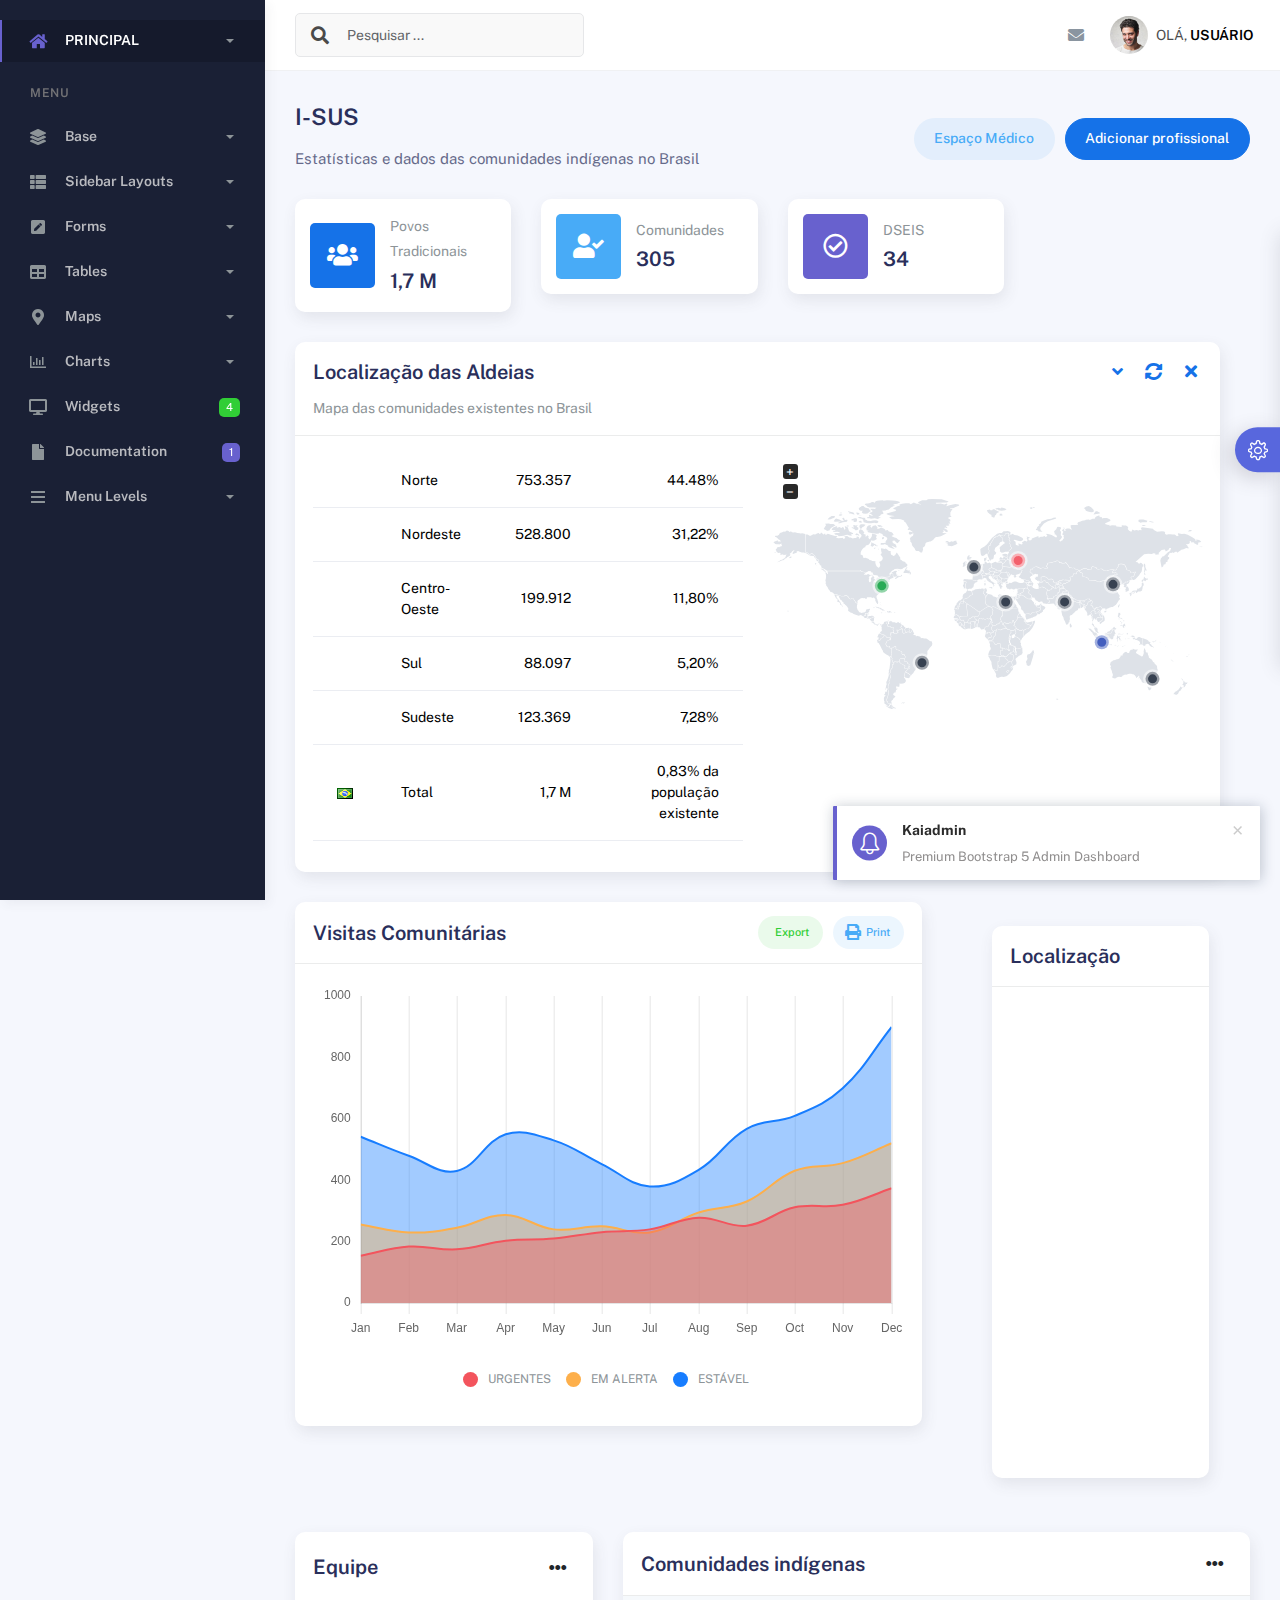
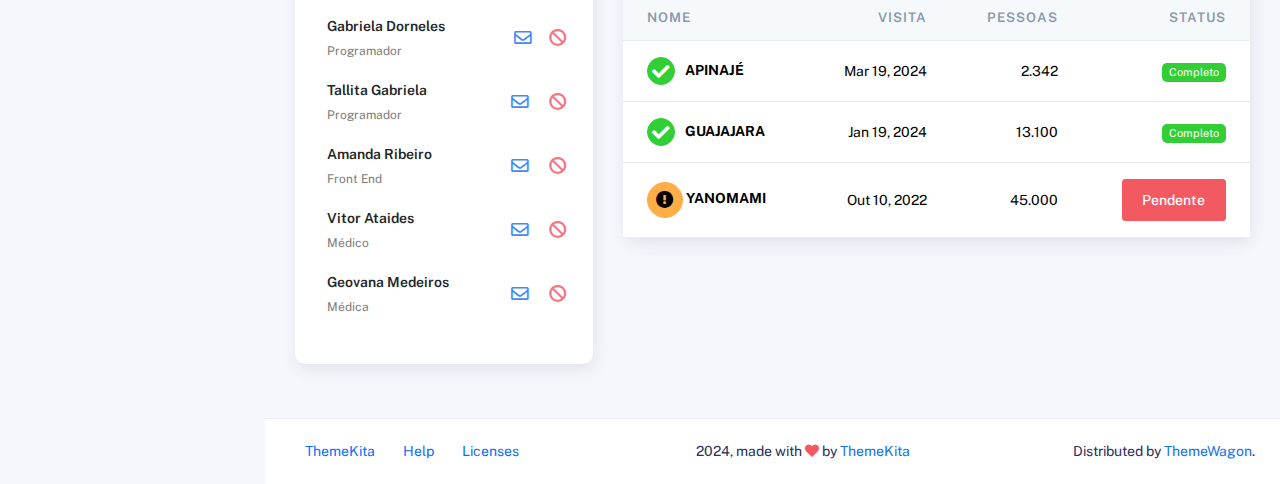
<file: index.html>
<!DOCTYPE html>
<html lang="pt-BR"> <!-- Corrigido para seguir o padrão correto de código de idioma -->
<head>
  <meta charset="UTF-8"> <!-- Adicionado o charset para definir a codificação de caracteres -->
  <meta http-equiv="X-UA-Compatible" content="IE=edge" />
  <title>I-SUS</title>
  <meta name="viewport" content="width=device-width, initial-scale=1.0, shrink-to-fit=no"
  />
    <!-- Fonts and icons -->
    <script src="assets/js/plugin/webfont/webfont.min.js"></script>
    <script>
      WebFont.load({
        google: { families: ["Public Sans:300,400,500,600,700"] },
        custom: {
          families: [
            "Font Awesome 5 Solid",
            "Font Awesome 5 Regular",
            "Font Awesome 5 Brands",
            "simple-line-icons",
          ],
          urls: ["assets/css/fonts.min.css"],
        },
        active: function () {
          sessionStorage.fonts = true;
        },
      });
    </script>

    <!-- CSS Files -->
    <link rel="stylesheet" href="assets/css/bootstrap.min.css" />
    <link rel="stylesheet" href="assets/css/plugins.min.css" />
    <link rel="stylesheet" href="assets/css/kaiadmin.min.css" />

    <!-- CSS Just for demo purpose, don't include it in your project -->
    <link rel="stylesheet" href="assets/css/demo.css" />
  </head>
  <body>
    <div class="wrapper">
      <!-- Sidebar -->
      <div class="sidebar" data-background-color="dark">
        <div class="sidebar-logo">
        </div>
        <div class="sidebar-wrapper scrollbar scrollbar-inner">
          <div class="sidebar-content">
            <ul class="nav nav-secondary">
              <li class="nav-item active">
                <a
                  data-bs-toggle="collapse"
                  href="#dashboard"
                  class="collapsed"
                  aria-expanded="false"
                >
                  <i class="fas fa-home"></i>
                  <p>PRINCIPAL</p>
                  <span class="caret"></span>
                </a>
                <div class="collapse" id="dashboard">
                  <ul class="nav nav-collapse">
                    <li>
                      <a href="../demo1/index.html">
                        <span class="sub-item">I-SUS</span>
                      </a>
                    </li>
                  </ul>
                </div>
              </li>
              <li class="nav-section">
                <span class="sidebar-mini-icon">
                  <i class="fa fa-ellipsis-h"></i>
                </span>
                <h4 class="text-section">MENU</h4>
              </li>
              <li class="nav-item">
                <a data-bs-toggle="collapse" href="#base">
                  <i class="fas fa-layer-group"></i>
                  <p>Base</p>
                  <span class="caret"></span>
                </a>
                <div class="collapse" id="base">
                  <ul class="nav nav-collapse">
                    <li>
                      <a href="components/avatars.html">
                        <span class="sub-item">Avatars</span>
                      </a>
                    </li>
                    <li>
                      <a href="components/buttons.html">
                        <span class="sub-item">Buttons</span>
                      </a>
                    </li>
                    <li>
                      <a href="components/gridsystem.html">
                        <span class="sub-item">Grid System</span>
                      </a>
                    </li>
                    <li>
                      <a href="components/panels.html">
                        <span class="sub-item">Panels</span>
                      </a>
                    </li>
                    <li>
                      <a href="components/notifications.html">
                        <span class="sub-item">Notifications</span>
                      </a>
                    </li>
                    <li>
                      <a href="components/sweetalert.html">
                        <span class="sub-item">Sweet Alert</span>
                      </a>
                    </li>
                    <li>
                      <a href="components/font-awesome-icons.html">
                        <span class="sub-item">Font Awesome Icons</span>
                      </a>
                    </li>
                    <li>
                      <a href="components/simple-line-icons.html">
                        <span class="sub-item">Simple Line Icons</span>
                      </a>
                    </li>
                    <li>
                      <a href="components/typography.html">
                        <span class="sub-item">Typography</span>
                      </a>
                    </li>
                  </ul>
                </div>
              </li>
              <li class="nav-item">
                <a data-bs-toggle="collapse" href="#sidebarLayouts">
                  <i class="fas fa-th-list"></i>
                  <p>Sidebar Layouts</p>
                  <span class="caret"></span>
                </a>
                <div class="collapse" id="sidebarLayouts">
                  <ul class="nav nav-collapse">
                    <li>
                      <a href="sidebar-style-2.html">
                        <span class="sub-item">Sidebar Style 2</span>
                      </a>
                    </li>
                    <li>
                      <a href="icon-menu.html">
                        <span class="sub-item">Icon Menu</span>
                      </a>
                    </li>
                  </ul>
                </div>
              </li>
              <li class="nav-item">
                <a data-bs-toggle="collapse" href="#forms">
                  <i class="fas fa-pen-square"></i>
                  <p>Forms</p>
                  <span class="caret"></span>
                </a>
                <div class="collapse" id="forms">
                  <ul class="nav nav-collapse">
                    <li>
                      <a href="forms/forms.html">
                        <span class="sub-item">Basic Form</span>
                      </a>
                    </li>
                  </ul>
                </div>
              </li>
              <li class="nav-item">
                <a data-bs-toggle="collapse" href="#tables">
                  <i class="fas fa-table"></i>
                  <p>Tables</p>
                  <span class="caret"></span>
                </a>
                <div class="collapse" id="tables">
                  <ul class="nav nav-collapse">
                    <li>
                      <a href="tables/tables.html">
                        <span class="sub-item">Basic Table</span>
                      </a>
                    </li>
                    <li>
                      <a href="tables/datatables.html">
                        <span class="sub-item">Datatables</span>
                      </a>
                    </li>
                  </ul>
                </div>
              </li>
              <li class="nav-item">
                <a data-bs-toggle="collapse" href="#maps">
                  <i class="fas fa-map-marker-alt"></i>
                  <p>Maps</p>
                  <span class="caret"></span>
                </a>
                <div class="collapse" id="maps">
                  <ul class="nav nav-collapse">
                    <li>
                      <a href="maps/googlemaps.html">
                        <span class="sub-item">Google Maps</span>
                      </a>
                    </li>
                    <li>
                      <a href="maps/jsvectormap.html">
                        <span class="sub-item">Jsvectormap</span>
                      </a>
                    </li>
                  </ul>
                </div>
              </li>
              <li class="nav-item">
                <a data-bs-toggle="collapse" href="#charts">
                  <i class="far fa-chart-bar"></i>
                  <p>Charts</p>
                  <span class="caret"></span>
                </a>
                <div class="collapse" id="charts">
                  <ul class="nav nav-collapse">
                    <li>
                      <a href="charts/charts.html">
                        <span class="sub-item">Chart Js</span>
                      </a>
                    </li>
                    <li>
                      <a href="charts/sparkline.html">
                        <span class="sub-item">Sparkline</span>
                      </a>
                    </li>
                  </ul>
                </div>
              </li>
              <li class="nav-item">
                <a href="widgets.html">
                  <i class="fas fa-desktop"></i>
                  <p>Widgets</p>
                  <span class="badge badge-success">4</span>
                </a>
              </li>
              <li class="nav-item">
                <a href="../../documentation/index.html">
                  <i class="fas fa-file"></i>
                  <p>Documentation</p>
                  <span class="badge badge-secondary">1</span>
                </a>
              </li>
              <li class="nav-item">
                <a data-bs-toggle="collapse" href="#submenu">
                  <i class="fas fa-bars"></i>
                  <p>Menu Levels</p>
                  <span class="caret"></span>
                </a>
                <div class="collapse" id="submenu">
                  <ul class="nav nav-collapse">
                    <li>
                      <a data-bs-toggle="collapse" href="#subnav1">
                        <span class="sub-item">Level 1</span>
                        <span class="caret"></span>
                      </a>
                      <div class="collapse" id="subnav1">
                        <ul class="nav nav-collapse subnav">
                          <li>
                            <a href="#">
                              <span class="sub-item">Level 2</span>
                            </a>
                          </li>
                          <li>
                            <a href="#">
                              <span class="sub-item">Level 2</span>
                            </a>
                          </li>
                        </ul>
                      </div>
                    </li>
                    <li>
                      <a data-bs-toggle="collapse" href="#subnav2">
                        <span class="sub-item">Level 1</span>
                        <span class="caret"></span>
                      </a>
                      <div class="collapse" id="subnav2">
                        <ul class="nav nav-collapse subnav">
                          <li>
                            <a href="#">
                              <span class="sub-item">Level 2</span>
                            </a>
                          </li>
                        </ul>
                      </div>
                    </li>
                    <li>
                      <a href="#">
                        <span class="sub-item">Level 1</span>
                      </a>
                    </li>
                  </ul>
                </div>
              </li>
            </ul>
          </div>
        </div>
      </div>
      <!-- End Sidebar -->

      <div class="main-panel">
        <div class="main-header">
          <div class="main-header-logo">

          </div>
          <!-- Navbar Header -->
          <nav
            class="navbar navbar-header navbar-header-transparent navbar-expand-lg border-bottom"
          >
            <div class="container-fluid">
              <nav
                class="navbar navbar-header-left navbar-expand-lg navbar-form nav-search p-0 d-none d-lg-flex"
              >
                <div class="input-group">
                  <div class="input-group-prepend">
                    <button type="submit" class="btn btn-search pe-1">
                      <i class="fa fa-search search-icon"></i>
                    </button>
                  </div>
                  <input type="text" placeholder="Pesquisar ..." class="form-control" />
                </div>
              </nav>

              <ul class="navbar-nav topbar-nav ms-md-auto align-items-center">
                <li
                  class="nav-item topbar-icon dropdown hidden-caret d-flex d-lg-none"
                >
                  <a
                    class="nav-link dropdown-toggle"
                    data-bs-toggle="dropdown"
                    href="#"
                    role="button"
                    aria-expanded="false"
                    aria-haspopup="true"
                  >
                    <i class="fa fa-search"></i>
                  </a>
                  <ul class="dropdown-menu dropdown-search animated fadeIn">
                    <form class="navbar-left navbar-form nav-search">
                      <div class="input-group">
                        <input
                          type="text"
                          placeholder="Search ..."
                          class="form-control"
                        />
                      </div>
                    </form>
                  </ul>
                </li>
                <li class="nav-item topbar-icon dropdown hidden-caret">
                  <a
                    class="nav-link dropdown-toggle"
                    href="#"
                    id="messageDropdown"
                    role="button"
                    data-bs-toggle="dropdown"
                    aria-haspopup="true"
                    aria-expanded="false"
                  >
                    <i class="fa fa-envelope"></i>
                  </a>
                  <ul
                    class="dropdown-menu messages-notif-box animated fadeIn"
                    aria-labelledby="messageDropdown"
                  >
                    <li>
                      <div
                        class="dropdown-title d-flex justify-content-between align-items-center"
                      >
                        I-SUS CHAT
                      </div>
                    </li>
                    <li>
                      <div class="message-notif-scroll scrollbar-outer">
                        <div class="notif-center">
                          <a href="#">
                            <div class="notif-img">
                              <img src="assets/img/jm_denis.jpg" alt="Imagem de Perfil" />
                            </div>
                            <div class="notif-content">
                              <span class="subject">Jimmy Denis</span>
                              <span class="block"> Como você está? </span>
                              <span class="time">5 minutos atrás</span>
                            </div>
                          </a>
                          <a href="#">
                            <div class="notif-img">
                              <img src="assets/img/chadengle.jpg" alt="Imagem de Perfil" />
                            </div>
                            <div class="notif-content">
                              <span class="subject">Chad</span>
                              <span class="block"> Ok, obrigado! </span>
                              <span class="time">12 minutos atrás</span>
                            </div>
                          </a>
                          <a href="#">
                            <div class="notif-img">
                              <img src="assets/img/mlane.jpg" alt="Imagem de Perfil" />
                            </div>
                            <div class="notif-content">
                              <span class="subject">Jhon Doe</span>
                              <span class="block">Pronto para a reunião de hoje...</span>
                              <span class="time">12 minutos atrás</span>
                            </div>
                          </a>
                          <a href="#">
                            <div class="notif-img">
                              <img src="assets/img/talha.jpg" alt="Imagem de Perfil" />
                            </div>
                            <div class="notif-content">
                              <span class="subject">Talha</span>
                              <span class="block"> Oi, como vai? </span>
                              <span class="time">17 minutos atrás</span>
                            </div>
                          </a>
                        </div>
                      </div>
                    </li>
                    <li>
                      <a class="see-all" href="javascript:void(0);">
                        Ver todas as mensagens<i class="fa fa-angle-right"></i>
                      </a>
                    </li>
                  </ul>
                </li>
                <li class="nav-item topbar-user dropdown hidden-caret">
                  <a
                    class="dropdown-toggle profile-pic"
                    data-bs-toggle="dropdown"
                    href="#"
                    aria-expanded="false"
                  >
                    <div class="avatar-sm">
                      <img
                        src="assets/img/profile.jpg"
                        alt="..."
                        class="avatar-img rounded-circle"
                      />
                    </div>
                    <span class="profile-username">
                      <span class="op-7">OLÁ,</span>
                      <span class="fw-bold">USUÁRIO</span>
                    </span>
                  </a>
                  <ul class="dropdown-menu dropdown-user animated fadeIn">
                    <div class="dropdown-user-scroll scrollbar-outer">
                      <li>
                        <div class="user-box">
                          <div class="avatar-lg">
                            <img
                              src="assets/img/profile.jpg"
                              alt="image profile"
                              class="avatar-img rounded"
                            />
                          </div>
                          <div class="u-text">
                            <h4>Hizrian</h4>
                            <p class="text-muted">hello@example.com</p>
                            <a
                              href="profile.html"
                              class="btn btn-xs btn-secondary btn-sm"
                              >View Profile</a
                            >
                          </div>
                        </div>
                      </li>
                      <li>
                        <div class="dropdown-divider"></div>
                        <a class="dropdown-item" href="#">My Profile</a>
                        <a class="dropdown-item" href="#">My Balance</a>
                        <a class="dropdown-item" href="#">Inbox</a>
                        <div class="dropdown-divider"></div>
                        <a class="dropdown-item" href="#">Account Setting</a>
                        <div class="dropdown-divider"></div>
                        <a class="dropdown-item" href="#">Logout</a>
                      </li>
                    </div>
                  </ul>
                </li>
              </ul>
            </div>
          </nav>
          <!-- End Navbar -->
        </div>

        <div class="container">
          <div class="page-inner">
            <div
              class="d-flex align-items-left align-items-md-center flex-column flex-md-row pt-2 pb-4"
            >
              <div>
                <h3 class="fw-bold mb-3">I-SUS</h3>
                <h6 class="op-7 mb-2">Estatísticas e dados das comunidades indígenas no Brasil </h6>
              </div>
              <div class="ms-md-auto py-2 py-md-0">
                <a href="#" class="btn btn-label-info btn-round me-2">Espaço Médico</a>
                <a href="#" class="btn btn-primary btn-round">Adicionar profissional</a>
              </div>
            </div>
            <div class="row">
              <div class="col-sm-6 col-md-3">
                <div class="card card-stats card-round">
                  <div class="card-body">
                    <div class="row align-items-center">
                      <div class="col-icon">
                        <div
                          class="icon-big text-center icon-primary bubble-shadow-small"
                        >
                          <i class="fas fa-users"></i>
                        </div>
                      </div>
                      <div class="col col-stats ms-3 ms-sm-0">
                        <div class="numbers">
                          <p class="card-category">Povos Tradicionais</p>
                          <h4 class="card-title">1,7 M</h4>
                        </div>
                      </div>
                    </div>
                  </div>
                </div>
              </div>
              <div class="col-sm-6 col-md-3">
                <div class="card card-stats card-round">
                  <div class="card-body">
                    <div class="row align-items-center">
                      <div class="col-icon">
                        <div
                          class="icon-big text-center icon-info bubble-shadow-small"
                        >
                          <i class="fas fa-user-check"></i>
                        </div>
                      </div>
                      <div class="col col-stats ms-3 ms-sm-0">
                        <div class="numbers">
                          <p class="card-category">Comunidades</p>
                          <h4 class="card-title">305</h4>
                        </div>
                      </div>
                    </div>
                  </div>
                </div>
              </div>
              <div class="col-sm-6 col-md-3">
                <div class="card card-stats card-round">
                  <div class="card-body">
                    <div class="row align-items-center">
                      <div class="col-icon">
                        <div
                          class="icon-big text-center icon-secondary bubble-shadow-small"
                        >
                          <i class="far fa-check-circle"></i>
                        </div>
                      </div>
                      <div class="col col-stats ms-3 ms-sm-0">
                        <div class="numbers">
                          <p class="card-category">DSEIS </p>
                          <h4 class="card-title">34</h4>
                        </div>
                      </div>
                    </div>
                  </div>
                </div>
              </div>
              <div class="row">
                <div class="col-md-12">
                  <div class="card card-round">
                    <div class="card-header">
                      <div class="card-head-row card-tools-still-right">
                        <h4 class="card-title">Localização das Aldeias</h4>
                        <div class="card-tools">
                          <button
                                  class="btn btn-icon btn-link btn-primary btn-xs"
                          >
                            <span class="fa fa-angle-down"></span>
                          </button>
                          <button
                                  class="btn btn-icon btn-link btn-primary btn-xs btn-refresh-card"
                          >
                            <span class="fa fa-sync-alt"></span>
                          </button>
                          <button
                                  class="btn btn-icon btn-link btn-primary btn-xs"
                          >
                            <span class="fa fa-times"></span>
                          </button>
                        </div>
                      </div>
                      <p class="card-category">
                        Mapa das comunidades existentes no Brasil
                      </p>
                    </div>
                    <div class="card-body">
                      <div class="row">
                        <div class="col-md-6">
                          <div class="table-responsive table-hover table-sales">
                            <table class="table">
                              <tbody>
                              <tr>
                                <td>
                                  <div class="flag">
                                  </div>
                                </td>
                                <td>Norte</td>
                                <td class="text-end">753.357</td>
                                <td class="text-end">44.48%</td>
                              </tr>
                              <tr>
                                <td>
                                  <div class="flag">
                                  </div>
                                </td>
                                <td>Nordeste</td>
                                <td class="text-end">528.800</td>
                                <td class="text-end">31,22%</td>
                              </tr>
                              <tr>
                                <td>
                                  <div class="flag">
                                  </div>
                                </td>
                                <td>Centro-Oeste</td>
                                <td class="text-end">199.912</td>
                                <td class="text-end">11,80%</td>
                              </tr>
                              <tr>
                                <td>
                                  <div class="flag">
                                  </div>
                                </td>
                                <td>Sul</td>
                                <td class="text-end">88.097</td>
                                <td class="text-end">5,20%</td>
                              </tr>
                              <tr>
                                <td>
                                  <div class="flag">
                                  </div>
                                </td>
                                <td>Sudeste</td>
                                <td class="text-end">123.369</td>
                                <td class="text-end">7,28%</td>
                              </tr>
                              <tr>
                                <td>
                                  <div class="flag">
                                    <img
                                            src="assets/img/flags/br.png"
                                            alt="brazil"
                                    />
                                  </div>
                                </td>
                                <td>Total</td>
                                <td class="text-end">1,7 M</td>
                                <td class="text-end">0,83% da população existente</td>
                              </tr>
                              </tbody>
                            </table>
                          </div>
                        </div>
                        <div class="col-md-6">
                          <div class="mapcontainer">
                            <div
                                    id="world-map"
                                    class="w-100"
                                    style="height: 300px"
                            ></div>
                          </div>
                        </div>
                      </div>
                    </div>
                  </div>
                </div>
              </div>
            </div>

            <div class="row">
              <div class="col-md-8">
                <div class="card card-round">
                  <div class="card-header">
                    <div class="card-head-row">
                      <div class="card-title">Visitas Comunitárias</div>
                      <div class="card-tools">
                        <a
                          href="#"
                          class="btn btn-label-success btn-round btn-sm me-2"
                        >
                          <span class="btn-label">
                            <i class="fa fa-pencil"></i>
                          </span>
                          Export
                        </a>
                        <a href="#" class="btn btn-label-info btn-round btn-sm">
                          <span class="btn-label">
                            <i class="fa fa-print"></i>
                          </span>
                          Print
                        </a>
                      </div>
                    </div>
                  </div>
                  <div class="card-body">
                    <div class="chart-container" style="min-height: 375px">
                      <canvas id="statisticsChart"></canvas>
                    </div>
                    <div id="myChartLegend"></div>
                  </div>
                </div>
              </div>
              <div class="col-md-4">
                <div class="container">
                  <div class="page-inner">
                    <div class="row">
                      <div class="col-md-12">
                        <div class="card">
                          <div class="card-header">
                            <div class="card-title">Localização </div>
                          </div>
                          <div class="card-body">
                            <iframe
                                    src="https://www.google.com/maps/embed?pb=!1m18!1m12!1m3!1d3676613.4662499816!2d-65.926028679982!3d-14.235004084933!2m3!1f0!2f0!3f0!3m2!1i1024!2i768!4f13.1!3m3!1m2!1s0x93849ef7bdbdfdd3%3A0x744c7b61d420e703!2sBrasil!5e0!3m2!1spt-BR!2sbr!4v1701054428265!5m2!1spt-BR!2sbr"
                                    width="600"
                                    height="450"
                                    style="border: 0; width: 100%;"
                                    allowfullscreen=""
                                    loading="lazy"
                                    referrerpolicy="no-referrer-when-downgrade"
                            ></iframe>
                          </div>
                        </div>
                      </div>
                    </div>
                  </div>
                </div>
              </div>
            </div>
            <div class="row">
              <div class="col-md-4">
                <div class="card card-round">
                  <div class="card-body">
                    <div class="card-head-row card-tools-still-right">
                      <div class="card-title">Equipe</div>
                      <div class="card-tools">
                        <div class="dropdown">
                          <button
                            class="btn btn-icon btn-clean me-0"
                            type="button"
                            id="dropdownMenuButton"
                            data-bs-toggle="dropdown"
                            aria-haspopup="true"
                            aria-expanded="false"
                          >
                            <i class="fas fa-ellipsis-h"></i>
                          </button>
                          <div
                            class="dropdown-menu"
                            aria-labelledby="dropdownMenuButton"
                          >
                            <a class="dropdown-item" href="#">Action</a>
                            <a class="dropdown-item" href="#">Another action</a>
                            <a class="dropdown-item" href="#"
                              >Something else here</a
                            >
                          </div>
                        </div>
                      </div>
                    </div>
                    <div class="card-list py-4">
                      <div class="item-list">
                        <div class="info-user ms-3">
                          <div class="username">Gabriela Dorneles</div>
                          <div class="status">Programador</div>
                        </div>
                        <button class="btn btn-icon btn-link op-8 me-   1">
                          <i class="far fa-envelope"></i>
                        </button>
                        <button class="btn btn-icon btn-link btn-danger op-8">
                          <i class="fas fa-ban"></i>
                        </button>
                      </div>
                      <div class="item-list">
                        <div class="info-user ms-3">
                          <div class="username">Tallita Gabriela</div>
                          <div class="status">Programador</div>
                        </div>
                        <button class="btn btn-icon btn-link op-8 me-1">
                          <i class="far fa-envelope"></i>
                        </button>
                        <button class="btn btn-icon btn-link btn-danger op-8">
                          <i class="fas fa-ban"></i>
                        </button>
                      </div>
                      <div class="item-list">
                        <div class="info-user ms-3">
                          <div class="username">Amanda Ribeiro</div>
                          <div class="status">Front End</div>
                        </div>
                        <button class="btn btn-icon btn-link op-8 me-1">
                          <i class="far fa-envelope"></i>
                        </button>
                        <button class="btn btn-icon btn-link btn-danger op-8">
                          <i class="fas fa-ban"></i>
                        </button>
                      </div>
                      <div class="item-list">
                        <div class="info-user ms-3">
                          <div class="username">Vitor Ataides</div>
                          <div class="status">Médico</div>
                        </div>
                        <button class="btn btn-icon btn-link op-8 me-1">
                          <i class="far fa-envelope"></i>
                        </button>
                        <button class="btn btn-icon btn-link btn-danger op-8">
                          <i class="fas fa-ban"></i>
                        </button>
                      </div>
                      <div class="item-list">

                        <div class="info-user ms-3">
                          <div class="username">Geovana Medeiros</div>
                          <div class="status">Médica</div>
                        </div>
                        <button class="btn btn-icon btn-link op-8 me-1">
                          <i class="far fa-envelope"></i>
                        </button>
                        <button class="btn btn-icon btn-link btn-danger op-8">
                          <i class="fas fa-ban"></i>
                        </button>
                      </div>
                    </div>
                  </div>
                </div>
              </div>
              <div class="col-md-8">
                <div class="card card-round">
                  <div class="card-header">
                    <div class="card-head-row card-tools-still-right">
                      <div class="card-title">Comunidades indígenas</div>
                      <div class="card-tools">
                        <div class="dropdown">
                          <button
                            class="btn btn-icon btn-clean me-0"
                            type="button"
                            id="dropdownMenuButton"
                            data-bs-toggle="dropdown"
                            aria-haspopup="true"
                            aria-expanded="false"
                          >
                            <i class="fas fa-ellipsis-h"></i>
                          </button>
                          <div
                            class="dropdown-menu"
                            aria-labelledby="dropdownMenuButton"
                          >
                            <a class="dropdown-item" href="#">Action</a>
                            <a class="dropdown-item" href="#">Another action</a>
                            <a class="dropdown-item" href="#"
                              >Something else here</a
                            >
                          </div>
                        </div>
                      </div>
                    </div>
                  </div>
                  <div class="card-body p-0">
                    <div class="table-responsive">
                      <!-- Projects table -->
                      <table class="table align-items-center mb-0">
                        <thead class="thead-light">
                          <tr>
                            <th scope="col">Nome</th>
                            <th scope="col" class="text-end">Visita</th>
                            <th scope="col" class="text-end">Pessoas</th>
                            <th scope="col" class="text-end">Status</th>
                          </tr>
                        </thead>
                        <tbody>
                          <tr>
                            <th scope="row">
                              <button
                                class="btn btn-icon btn-round btn-success btn-sm me-2"
                              >
                                <i class="fa fa-check"></i>
                              </button>
                              APINAJÉ
                            </th>
                            <td class="text-end">Mar 19, 2024 </td>
                            <td class="text-end">2.342 </td>
                            <td class="text-end">
                              <span class="badge badge-success">Completo</span>
                            </td>
                          </tr>
                          <tr>
                            <th scope="row">
                              <button
                                class="btn btn-icon btn-round btn-success btn-sm me-2"
                              >
                                <i class="fa fa-check"></i>
                              </button>
                              GUAJAJARA
                            </th>
                            <td class="text-end">Jan 19, 2024 </td>
                            <td class="text-end">13.100</td>
                            <td class="text-end">
                              <span class="badge badge-success">Completo</span>
                            </td>
                          </tr>
                          <tr>
                            <th scope="row">
                              <button
                                      type="button"
                                      class="btn btn-icon btn-round btn-warning"
                              >
                                <i class="fa fa-exclamation-circle"></i>
                              </button>
                              YANOMAMI
                            </th>
                            <td class="text-end">Out 10, 2022</td>
                            <td class="text-end">45.000</td>
                            <td class="text-end">
                              <button class="btn btn-danger">Pendente</button>
                            </td>
                          </tr>
                        </tbody>
                      </table>
                    </div>
                  </div>
                </div>
              </div>
            </div>
          </div>
        </div>

        <footer class="footer">
          <div class="container-fluid d-flex justify-content-between">
            <nav class="pull-left">
              <ul class="nav">
                <li class="nav-item">
                  <a class="nav-link" href="http://www.themekita.com">
                    ThemeKita
                  </a>
                </li>
                <li class="nav-item">
                  <a class="nav-link" href="#"> Help </a>
                </li>
                <li class="nav-item">
                  <a class="nav-link" href="#"> Licenses </a>
                </li>
              </ul>
            </nav>
            <div class="copyright">
              2024, made with <i class="fa fa-heart heart text-danger"></i> by
              <a href="http://www.themekita.com">ThemeKita</a>
            </div>
            <div>
              Distributed by
              <a target="_blank" href="https://themewagon.com/">ThemeWagon</a>.
            </div>
          </div>
        </footer>
      </div>

      <!-- Custom template | don't include it in your project! -->
      <div class="custom-template">
        <div class="title">Settings</div>
        <div class="custom-content">
          <div class="switcher">
            <div class="switch-block">
              <h4>Logo Header</h4>
              <div class="btnSwitch">
                <button
                  type="button"
                  class="selected changeLogoHeaderColor"
                  data-color="dark"
                ></button>
                <button
                  type="button"
                  class="changeLogoHeaderColor"
                  data-color="blue"
                ></button>
                <button
                  type="button"
                  class="changeLogoHeaderColor"
                  data-color="purple"
                ></button>
                <button
                  type="button"
                  class="changeLogoHeaderColor"
                  data-color="light-blue"
                ></button>
                <button
                  type="button"
                  class="changeLogoHeaderColor"
                  data-color="green"
                ></button>
                <button
                  type="button"
                  class="changeLogoHeaderColor"
                  data-color="orange"
                ></button>
                <button
                  type="button"
                  class="changeLogoHeaderColor"
                  data-color="red"
                ></button>
                <button
                  type="button"
                  class="changeLogoHeaderColor"
                  data-color="white"
                ></button>
                <br />
                <button
                  type="button"
                  class="changeLogoHeaderColor"
                  data-color="dark2"
                ></button>
                <button
                  type="button"
                  class="changeLogoHeaderColor"
                  data-color="blue2"
                ></button>
                <button
                  type="button"
                  class="changeLogoHeaderColor"
                  data-color="purple2"
                ></button>
                <button
                  type="button"
                  class="changeLogoHeaderColor"
                  data-color="light-blue2"
                ></button>
                <button
                  type="button"
                  class="changeLogoHeaderColor"
                  data-color="green2"
                ></button>
                <button
                  type="button"
                  class="changeLogoHeaderColor"
                  data-color="orange2"
                ></button>
                <button
                  type="button"
                  class="changeLogoHeaderColor"
                  data-color="red2"
                ></button>
              </div>
            </div>
            <div class="switch-block">
              <h4>Navbar Header</h4>
              <div class="btnSwitch">
                <button
                  type="button"
                  class="changeTopBarColor"
                  data-color="dark"
                ></button>
                <button
                  type="button"
                  class="changeTopBarColor"
                  data-color="blue"
                ></button>
                <button
                  type="button"
                  class="changeTopBarColor"
                  data-color="purple"
                ></button>
                <button
                  type="button"
                  class="changeTopBarColor"
                  data-color="light-blue"
                ></button>
                <button
                  type="button"
                  class="changeTopBarColor"
                  data-color="green"
                ></button>
                <button
                  type="button"
                  class="changeTopBarColor"
                  data-color="orange"
                ></button>
                <button
                  type="button"
                  class="changeTopBarColor"
                  data-color="red"
                ></button>
                <button
                  type="button"
                  class="selected changeTopBarColor"
                  data-color="white"
                ></button>
                <br />
                <button
                  type="button"
                  class="changeTopBarColor"
                  data-color="dark2"
                ></button>
                <button
                  type="button"
                  class="changeTopBarColor"
                  data-color="blue2"
                ></button>
                <button
                  type="button"
                  class="changeTopBarColor"
                  data-color="purple2"
                ></button>
                <button
                  type="button"
                  class="changeTopBarColor"
                  data-color="light-blue2"
                ></button>
                <button
                  type="button"
                  class="changeTopBarColor"
                  data-color="green2"
                ></button>
                <button
                  type="button"
                  class="changeTopBarColor"
                  data-color="orange2"
                ></button>
                <button
                  type="button"
                  class="changeTopBarColor"
                  data-color="red2"
                ></button>
              </div>
            </div>
            <div class="switch-block">
              <h4>Sidebar</h4>
              <div class="btnSwitch">
                <button
                  type="button"
                  class="changeSideBarColor"
                  data-color="white"
                ></button>
                <button
                  type="button"
                  class="selected changeSideBarColor"
                  data-color="dark"
                ></button>
                <button
                  type="button"
                  class="changeSideBarColor"
                  data-color="dark2"
                ></button>
              </div>
            </div>
          </div>
        </div>
        <div class="custom-toggle">
          <i class="icon-settings"></i>
        </div>
      </div>
      <!-- End Custom template -->
    </div>
    <!--   Core JS Files   -->
    <script src="assets/js/core/jquery-3.7.1.min.js"></script>
    <script src="assets/js/core/popper.min.js"></script>
    <script src="assets/js/core/bootstrap.min.js"></script>

    <!-- jQuery Scrollbar -->
    <script src="assets/js/plugin/jquery-scrollbar/jquery.scrollbar.min.js"></script>

    <!-- Chart JS -->
    <script src="assets/js/plugin/chart.js/chart.min.js"></script>

    <!-- jQuery Sparkline -->
    <script src="assets/js/plugin/jquery.sparkline/jquery.sparkline.min.js"></script>

    <!-- Chart Circle -->
    <script src="assets/js/plugin/chart-circle/circles.min.js"></script>

    <!-- Datatables -->
    <script src="assets/js/plugin/datatables/datatables.min.js"></script>

    <!-- Bootstrap Notify -->
    <script src="assets/js/plugin/bootstrap-notify/bootstrap-notify.min.js"></script>

    <!-- jQuery Vector Maps -->
    <script src="assets/js/plugin/jsvectormap/jsvectormap.min.js"></script>
    <script src="assets/js/plugin/jsvectormap/world.js"></script>

    <!-- Sweet Alert -->
    <script src="assets/js/plugin/sweetalert/sweetalert.min.js"></script>

    <!-- Kaiadmin JS -->
    <script src="assets/js/kaiadmin.min.js"></script>

    <!-- Kaiadmin DEMO methods, don't include it in your project! -->
    <script src="assets/js/setting-demo.js"></script>
    <script src="assets/js/demo.js"></script>
    <script>
      $("#lineChart").sparkline([102, 109, 120, 99, 110, 105, 115], {
        type: "line",
        height: "70",
        width: "100%",
        lineWidth: "2",
        lineColor: "#177dff",
        fillColor: "rgba(23, 125, 255, 0.14)",
      });

      $("#lineChart2").sparkline([99, 125, 122, 105, 110, 124, 115], {
        type: "line",
        height: "70",
        width: "100%",
        lineWidth: "2",
        lineColor: "#f3545d",
        fillColor: "rgba(243, 84, 93, .14)",
      });

      $("#lineChart3").sparkline([105, 103, 123, 100, 95, 105, 115], {
        type: "line",
        height: "70",
        width: "100%",
        lineWidth: "2",
        lineColor: "#ffa534",
        fillColor: "rgba(255, 165, 52, .14)",
</file>
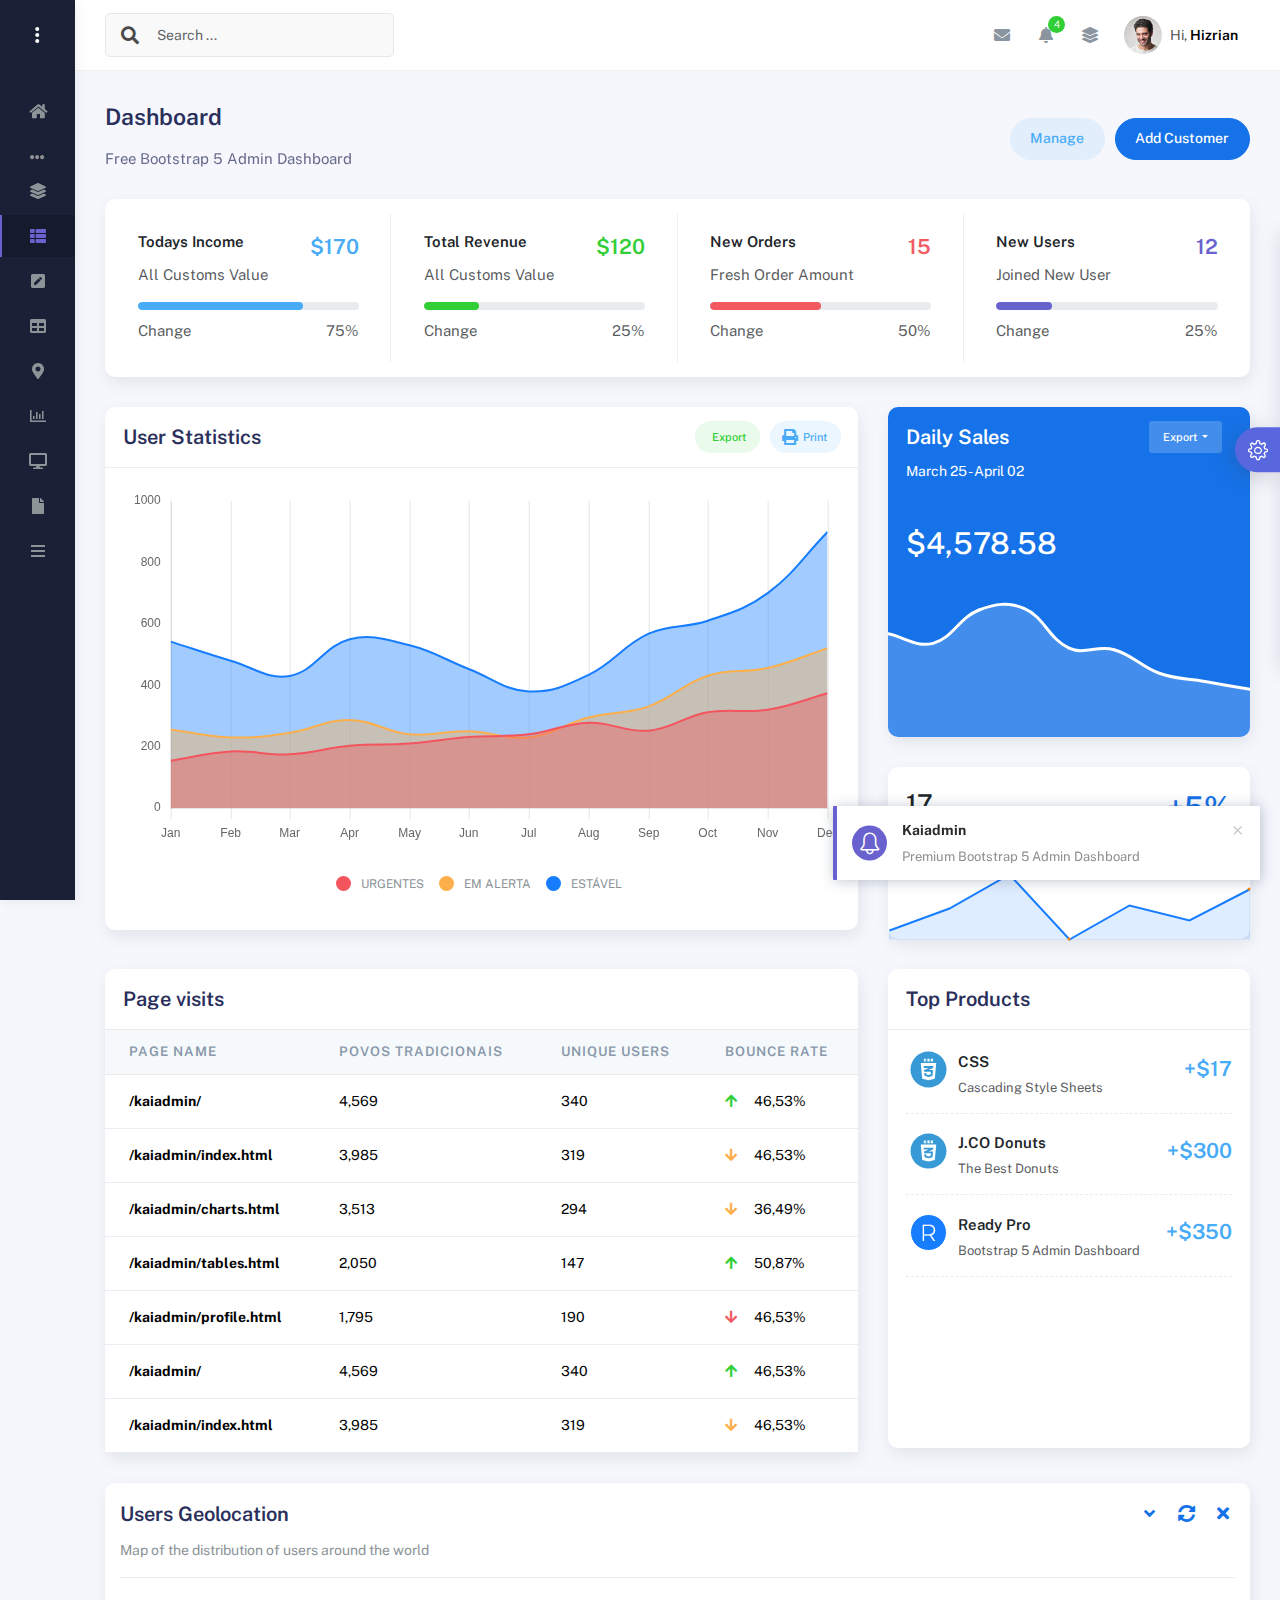
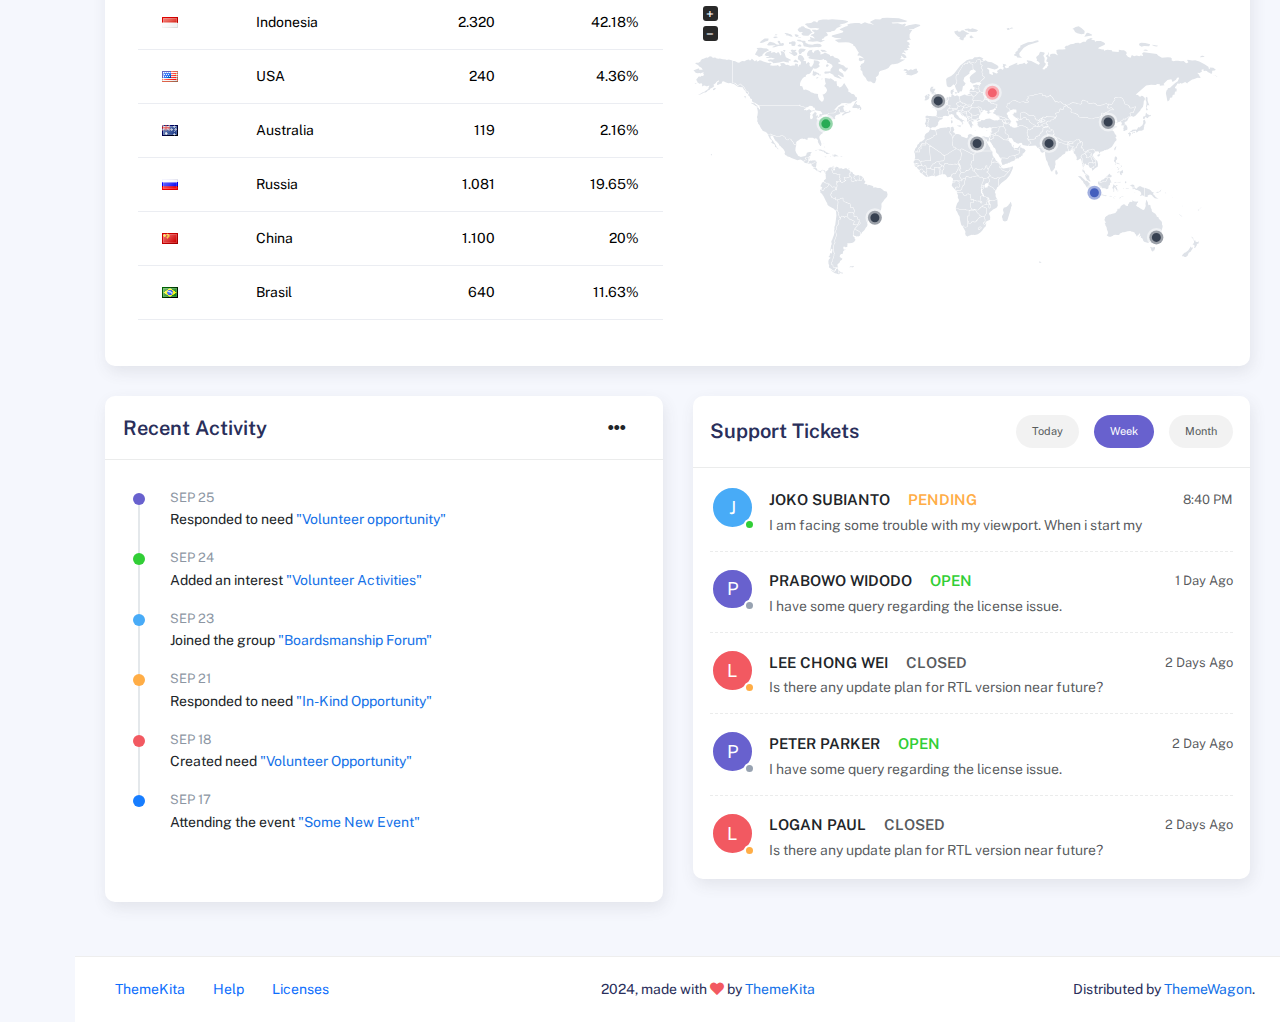
<file: icon-menu.html>
<!DOCTYPE html>
<html lang="en">
  <head>
    <meta http-equiv="X-UA-Compatible" content="IE=edge" />
    <title>Gerenciamento e a Visualização de Dados de Saúde em Comunidades Indígenas</title>
    <meta
      content="width=device-width, initial-scale=1.0, shrink-to-fit=no"
      name="viewport"
    />
    <link
      rel="icon"
      href="assets/img/kaiadmin/favicon.ico"
      type="image/x-icon"
    />

    <!-- Fonts and icons -->
    <script src="assets/js/plugin/webfont/webfont.min.js"></script>
    <script>
      WebFont.load({
        google: { families: ["Public Sans:300,400,500,600,700"] },
        custom: {
          families: [
            "Font Awesome 5 Solid",
            "Font Awesome 5 Regular",
            "Font Awesome 5 Brands",
            "simple-line-icons",
          ],
          urls: ["assets/css/fonts.min.css"],
        },
        active: function () {
          sessionStorage.fonts = true;
        },
      });
    </script>

    <!-- CSS Files -->
    <link rel="stylesheet" href="assets/css/bootstrap.min.css" />
    <link rel="stylesheet" href="assets/css/plugins.min.css" />
    <link rel="stylesheet" href="assets/css/kaiadmin.min.css" />

    <!-- CSS Just for demo purpose, don't include it in your project -->
    <link rel="stylesheet" href="assets/css/demo.css" />
  </head>
  <body>
    <div class="wrapper sidebar_minimize">
      <!-- Sidebar -->
      <div class="sidebar" data-background-color="dark">
        <div class="sidebar-logo">
          <!-- Logo Header -->
          <div class="logo-header" data-background-color="dark">
            <a href="index.html" class="logo">
              <img
                src="assets/img/kaiadmin/logo_light.svg"
                alt="navbar brand"
                class="navbar-brand"
                height="20"
              />
            </a>
            <div class="nav-toggle">
              <button class="btn btn-toggle toggle-sidebar">
                <i class="gg-menu-right"></i>
              </button>
              <button class="btn btn-toggle sidenav-toggler">
                <i class="gg-menu-left"></i>
              </button>
            </div>
            <button class="topbar-toggler more">
              <i class="gg-more-vertical-alt"></i>
            </button>
          </div>
          <!-- End Logo Header -->
        </div>
        <div class="sidebar-wrapper scrollbar scrollbar-inner">
          <div class="sidebar-content">
            <ul class="nav nav-secondary">
              <li class="nav-item">
                <a
                  data-bs-toggle="collapse"
                  href="#dashboard"
                  class="collapsed"
                  aria-expanded="false"
                >
                  <i class="fas fa-home"></i>
                  <p>Dashboard</p>
                  <span class="caret"></span>
                </a>
                <div class="collapse" id="dashboard">
                  <ul class="nav nav-collapse">
                    <li>
                      <a href="../demo1/index.html">
                        <span class="sub-item">Dashboard 1</span>
                      </a>
                    </li>
                  </ul>
                </div>
              </li>
              <li class="nav-section">
                <span class="sidebar-mini-icon">
                  <i class="fa fa-ellipsis-h"></i>
                </span>
                <h4 class="text-section">Components</h4>
              </li>
              <li class="nav-item">
                <a data-bs-toggle="collapse" href="#base">
                  <i class="fas fa-layer-group"></i>
                  <p>Base</p>
                  <span class="caret"></span>
                </a>
                <div class="collapse" id="base">
                  <ul class="nav nav-collapse">
                    <li>
                      <a href="components/avatars.html">
                        <span class="sub-item">Avatars</span>
                      </a>
                    </li>
                    <li>
                      <a href="components/buttons.html">
                        <span class="sub-item">Buttons</span>
                      </a>
                    </li>
                    <li>
                      <a href="components/gridsystem.html">
                        <span class="sub-item">Grid System</span>
                      </a>
                    </li>
                    <li>
                      <a href="components/panels.html">
                        <span class="sub-item">Panels</span>
                      </a>
                    </li>
                    <li>
                      <a href="components/notifications.html">
                        <span class="sub-item">Notifications</span>
                      </a>
                    </li>
                    <li>
                      <a href="components/sweetalert.html">
                        <span class="sub-item">Sweet Alert</span>
                      </a>
                    </li>
                    <li>
                      <a href="components/font-awesome-icons.html">
                        <span class="sub-item">Font Awesome Icons</span>
                      </a>
                    </li>
                    <li>
                      <a href="components/simple-line-icons.html">
                        <span class="sub-item">Simple Line Icons</span>
                      </a>
                    </li>
                    <li>
                      <a href="components/typography.html">
                        <span class="sub-item">Typography</span>
                      </a>
                    </li>
                  </ul>
                </div>
              </li>
              <li class="nav-item active submenu">
                <a data-bs-toggle="collapse" href="#sidebarLayouts">
                  <i class="fas fa-th-list"></i>
                  <p>Sidebar Layouts</p>
                  <span class="caret"></span>
                </a>
                <div class="collapse show" id="sidebarLayouts">
                  <ul class="nav nav-collapse">
                    <li>
                      <a href="sidebar-style-2.html">
                        <span class="sub-item">Sidebar Style 2</span>
                      </a>
                    </li>
                    <li class="active">
                      <a href="icon-menu.html">
                        <span class="sub-item">Icon Menu</span>
                      </a>
                    </li>
                  </ul>
                </div>
              </li>
              <li class="nav-item">
                <a data-bs-toggle="collapse" href="#forms">
                  <i class="fas fa-pen-square"></i>
                  <p>Forms</p>
                  <span class="caret"></span>
                </a>
                <div class="collapse" id="forms">
                  <ul class="nav nav-collapse">
                    <li>
                      <a href="forms/forms.html">
                        <span class="sub-item">Basic Form</span>
                      </a>
                    </li>
                  </ul>
                </div>
              </li>
              <li class="nav-item">
                <a data-bs-toggle="collapse" href="#tables">
                  <i class="fas fa-table"></i>
                  <p>Tables</p>
                  <span class="caret"></span>
                </a>
                <div class="collapse" id="tables">
                  <ul class="nav nav-collapse">
                    <li>
                      <a href="tables/tables.html">
                        <span class="sub-item">Basic Table</span>
                      </a>
                    </li>
                    <li>
                      <a href="tables/datatables.html">
                        <span class="sub-item">Datatables</span>
                      </a>
                    </li>
                  </ul>
                </div>
              </li>
              <li class="nav-item">
                <a data-bs-toggle="collapse" href="#maps">
                  <i class="fas fa-map-marker-alt"></i>
                  <p>Maps</p>
                  <span class="caret"></span>
                </a>
                <div class="collapse" id="maps">
                  <ul class="nav nav-collapse">
                    <li>
                      <a href="maps/googlemaps.html">
                        <span class="sub-item">Google Maps</span>
                      </a>
                    </li>
                    <li>
                      <a href="maps/jsvectormap.html">
                        <span class="sub-item">Jsvectormap</span>
                      </a>
                    </li>
                  </ul>
                </div>
              </li>
              <li class="nav-item">
                <a data-bs-toggle="collapse" href="#charts">
                  <i class="far fa-chart-bar"></i>
                  <p>Charts</p>
                  <span class="caret"></span>
                </a>
                <div class="collapse" id="charts">
                  <ul class="nav nav-collapse">
                    <li>
                      <a href="charts/charts.html">
                        <span class="sub-item">Chart Js</span>
                      </a>
                    </li>
                    <li>
                      <a href="charts/sparkline.html">
                        <span class="sub-item">Sparkline</span>
                      </a>
                    </li>
                  </ul>
                </div>
              </li>
              <li class="nav-item">
                <a href="widgets.html">
                  <i class="fas fa-desktop"></i>
                  <p>Widgets</p>
                  <span class="badge badge-success">4</span>
                </a>
              </li>
              <li class="nav-item">
                <a href="../../documentation/index.html">
                  <i class="fas fa-file"></i>
                  <p>Documentation</p>
                  <span class="badge badge-secondary">1</span>
                </a>
              </li>
              <li class="nav-item">
                <a data-bs-toggle="collapse" href="#submenu">
                  <i class="fas fa-bars"></i>
                  <p>Menu Levels</p>
                  <span class="caret"></span>
                </a>
                <div class="collapse" id="submenu">
                  <ul class="nav nav-collapse">
                    <li>
                      <a data-bs-toggle="collapse" href="#subnav1">
                        <span class="sub-item">Level 1</span>
                        <span class="caret"></span>
                      </a>
                      <div class="collapse" id="subnav1">
                        <ul class="nav nav-collapse subnav">
                          <li>
                            <a href="#">
                              <span class="sub-item">Level 2</span>
                            </a>
                          </li>
                          <li>
                            <a href="#">
                              <span class="sub-item">Level 2</span>
                            </a>
                          </li>
                        </ul>
                      </div>
                    </li>
                    <li>
                      <a data-bs-toggle="collapse" href="#subnav2">
                        <span class="sub-item">Level 1</span>
                        <span class="caret"></span>
                      </a>
                      <div class="collapse" id="subnav2">
                        <ul class="nav nav-collapse subnav">
                          <li>
                            <a href="#">
                              <span class="sub-item">Level 2</span>
                            </a>
                          </li>
                        </ul>
                      </div>
                    </li>
                    <li>
                      <a href="#">
                        <span class="sub-item">Level 1</span>
                      </a>
                    </li>
                  </ul>
                </div>
              </li>
            </ul>
          </div>
        </div>
      </div>
      <!-- End Sidebar -->

      <div class="main-panel">
        <div class="main-header">
          <div class="main-header-logo">
            <!-- Logo Header -->
            <div class="logo-header" data-background-color="dark">
              <a href="index.html" class="logo">
                <img
                  src="assets/img/kaiadmin/logo_light.svg"
                  alt="navbar brand"
                  class="navbar-brand"
                  height="20"
                />
              </a>
              <div class="nav-toggle">
                <button class="btn btn-toggle toggle-sidebar">
                  <i class="gg-menu-right"></i>
                </button>
                <button class="btn btn-toggle sidenav-toggler">
                  <i class="gg-menu-left"></i>
                </button>
              </div>
              <button class="topbar-toggler more">
                <i class="gg-more-vertical-alt"></i>
              </button>
            </div>
            <!-- End Logo Header -->
          </div>
          <!-- Navbar Header -->
          <nav
            class="navbar navbar-header navbar-header-transparent navbar-expand-lg border-bottom"
          >
            <div class="container-fluid">
              <nav
                class="navbar navbar-header-left navbar-expand-lg navbar-form nav-search p-0 d-none d-lg-flex"
              >
                <div class="input-group">
                  <div class="input-group-prepend">
                    <button type="submit" class="btn btn-search pe-1">
                      <i class="fa fa-search search-icon"></i>
                    </button>
                  </div>
                  <input
                    type="text"
                    placeholder="Search ..."
                    class="form-control"
                  />
                </div>
              </nav>

              <ul class="navbar-nav topbar-nav ms-md-auto align-items-center">
                <li
                  class="nav-item topbar-icon dropdown hidden-caret d-flex d-lg-none"
                >
                  <a
                    class="nav-link dropdown-toggle"
                    data-bs-toggle="dropdown"
                    href="#"
                    role="button"
                    aria-expanded="false"
                    aria-haspopup="true"
                  >
                    <i class="fa fa-search"></i>
                  </a>
                  <ul class="dropdown-menu dropdown-search animated fadeIn">
                    <form class="navbar-left navbar-form nav-search">
                      <div class="input-group">
                        <input
                          type="text"
                          placeholder="Search ..."
                          class="form-control"
                        />
                      </div>
                    </form>
                  </ul>
                </li>
                <li class="nav-item topbar-icon dropdown hidden-caret">
                  <a
                    class="nav-link dropdown-toggle"
                    href="#"
                    id="messageDropdown"
                    role="button"
                    data-bs-toggle="dropdown"
                    aria-haspopup="true"
                    aria-expanded="false"
                  >
                    <i class="fa fa-envelope"></i>
                  </a>
                  <ul
                    class="dropdown-menu messages-notif-box animated fadeIn"
                    aria-labelledby="messageDropdown"
                  >
                    <li>
                      <div
                        class="dropdown-title d-flex justify-content-between align-items-center"
                      >
                        Messages
                        <a href="#" class="small">Mark all as read</a>
                      </div>
                    </li>
                    <li>
                      <div class="message-notif-scroll scrollbar-outer">
                        <div class="notif-center">
                          <a href="#">
                            <div class="notif-img">
                              <img
                                src="assets/img/jm_denis.jpg"
                                alt="Img Profile"
                              />
                            </div>
                            <div class="notif-content">
                              <span class="subject">Jimmy Denis</span>
                              <span class="block"> How are you ? </span>
                              <span class="time">5 minutes ago</span>
                            </div>
                          </a>
                          <a href="#">
                            <div class="notif-img">
                              <img
                                src="assets/img/chadengle.jpg"
                                alt="Img Profile"
                              />
                            </div>
                            <div class="notif-content">
                              <span class="subject">Chad</span>
                              <span class="block"> Ok, Thanks ! </span>
                              <span class="time">12 minutes ago</span>
                            </div>
                          </a>
                          <a href="#">
                            <div class="notif-img">
                              <img
                                src="assets/img/mlane.jpg"
                                alt="Img Profile"
                              />
                            </div>
                            <div class="notif-content">
                              <span class="subject">Jhon Doe</span>
                              <span class="block">
                                Ready for the meeting today...
                              </span>
                              <span class="time">12 minutes ago</span>
                            </div>
                          </a>
                          <a href="#">
                            <div class="notif-img">
                              <img
                                src="assets/img/talha.jpg"
                                alt="Img Profile"
                              />
                            </div>
                            <div class="notif-content">
                              <span class="subject">Talha</span>
                              <span class="block"> Hi, Apa Kabar ? </span>
                              <span class="time">17 minutes ago</span>
                            </div>
                          </a>
                        </div>
                      </div>
                    </li>
                    <li>
                      <a class="see-all" href="javascript:void(0);"
                        >See all messages<i class="fa fa-angle-right"></i>
                      </a>
                    </li>
                  </ul>
                </li>
                <li class="nav-item topbar-icon dropdown hidden-caret">
                  <a
                    class="nav-link dropdown-toggle"
                    href="#"
                    id="notifDropdown"
                    role="button"
                    data-bs-toggle="dropdown"
                    aria-haspopup="true"
                    aria-expanded="false"
                  >
                    <i class="fa fa-bell"></i>
                    <span class="notification">4</span>
                  </a>
                  <ul
                    class="dropdown-menu notif-box animated fadeIn"
                    aria-labelledby="notifDropdown"
                  >
                    <li>
                      <div class="dropdown-title">
                        You have 4 new notification
                      </div>
                    </li>
                    <li>
                      <div class="notif-scroll scrollbar-outer">
                        <div class="notif-center">
                          <a href="#">
                            <div class="notif-icon notif-primary">
                              <i class="fa fa-user-plus"></i>
                            </div>
                            <div class="notif-content">
                              <span class="block"> New user registered </span>
                              <span class="time">5 minutes ago</span>
                            </div>
                          </a>
                          <a href="#">
                            <div class="notif-icon notif-success">
                              <i class="fa fa-comment"></i>
                            </div>
                            <div class="notif-content">
                              <span class="block">
                                Rahmad commented on Admin
                              </span>
                              <span class="time">12 minutes ago</span>
                            </div>
                          </a>
                          <a href="#">
                            <div class="notif-img">
                              <img
                                src="assets/img/profile2.jpg"
                                alt="Img Profile"
                              />
                            </div>
                            <div class="notif-content">
                              <span class="block">
                                Reza send messages to you
                              </span>
                              <span class="time">12 minutes ago</span>
                            </div>
                          </a>
                          <a href="#">
                            <div class="notif-icon notif-danger">
                              <i class="fa fa-heart"></i>
                            </div>
                            <div class="notif-content">
                              <span class="block"> Farrah liked Admin </span>
                              <span class="time">17 minutes ago</span>
                            </div>
                          </a>
                        </div>
                      </div>
                    </li>
                    <li>
                      <a class="see-all" href="javascript:void(0);"
                        >See all notifications<i class="fa fa-angle-right"></i>
                      </a>
                    </li>
                  </ul>
                </li>
                <li class="nav-item topbar-icon dropdown hidden-caret">
                  <a
                    class="nav-link"
                    data-bs-toggle="dropdown"
                    href="#"
                    aria-expanded="false"
                  >
                    <i class="fas fa-layer-group"></i>
                  </a>
                  <div class="dropdown-menu quick-actions animated fadeIn">
                    <div class="quick-actions-header">
                      <span class="title mb-1">Quick Actions</span>
                      <span class="subtitle op-7">Shortcuts</span>
                    </div>
                    <div class="quick-actions-scroll scrollbar-outer">
                      <div class="quick-actions-items">
                        <div class="row m-0">
                          <a class="col-6 col-md-4 p-0" href="#">
                            <div class="quick-actions-item">
                              <div class="avatar-item bg-danger rounded-circle">
                                <i class="far fa-calendar-alt"></i>
                              </div>
                              <span class="text">Calendar</span>
                            </div>
                          </a>
                          <a class="col-6 col-md-4 p-0" href="#">
                            <div class="quick-actions-item">
                              <div
                                class="avatar-item bg-warning rounded-circle"
                              >
                                <i class="fas fa-map"></i>
                              </div>
                              <span class="text">Maps</span>
                            </div>
                          </a>
                          <a class="col-6 col-md-4 p-0" href="#">
                            <div class="quick-actions-item">
                              <div class="avatar-item bg-info rounded-circle">
                                <i class="fas fa-file-excel"></i>
                              </div>
                              <span class="text">Reports</span>
                            </div>
                          </a>
                          <a class="col-6 col-md-4 p-0" href="#">
                            <div class="quick-actions-item">
                              <div
                                class="avatar-item bg-success rounded-circle"
                              >
                                <i class="fas fa-envelope"></i>
                              </div>
                              <span class="text">Emails</span>
                            </div>
                          </a>
                          <a class="col-6 col-md-4 p-0" href="#">
                            <div class="quick-actions-item">
                              <div
                                class="avatar-item bg-primary rounded-circle"
                              >
                                <i class="fas fa-file-invoice-dollar"></i>
                              </div>
                              <span class="text">Invoice</span>
                            </div>
                          </a>
                          <a class="col-6 col-md-4 p-0" href="#">
                            <div class="quick-actions-item">
                              <div
                                class="avatar-item bg-secondary rounded-circle"
                              >
                                <i class="fas fa-credit-card"></i>
                              </div>
                              <span class="text">Payments</span>
                            </div>
                          </a>
                        </div>
                      </div>
                    </div>
                  </div>
                </li>

                <li class="nav-item topbar-user dropdown hidden-caret">
                  <a
                    class="dropdown-toggle profile-pic"
                    data-bs-toggle="dropdown"
                    href="#"
                    aria-expanded="false"
                  >
                    <div class="avatar-sm">
                      <img
                        src="assets/img/profile.jpg"
                        alt="..."
                        class="avatar-img rounded-circle"
                      />
                    </div>
                    <span class="profile-username">
                      <span class="op-7">Hi,</span>
                      <span class="fw-bold">Hizrian</span>
                    </span>
                  </a>
                  <ul class="dropdown-menu dropdown-user animated fadeIn">
                    <div class="dropdown-user-scroll scrollbar-outer">
                      <li>
                        <div class="user-box">
                          <div class="avatar-lg">
                            <img
                              src="assets/img/profile.jpg"
                              alt="image profile"
                              class="avatar-img rounded"
                            />
                          </div>
                          <div class="u-text">
                            <h4>Hizrian</h4>
                            <p class="text-muted">hello@example.com</p>
                            <a
                              href="profile.html"
                              class="btn btn-xs btn-secondary btn-sm"
                              >View Profile</a
                            >
                          </div>
                        </div>
                      </li>
                      <li>
                        <div class="dropdown-divider"></div>
                        <a class="dropdown-item" href="#">My Profile</a>
                        <a class="dropdown-item" href="#">My Balance</a>
                        <a class="dropdown-item" href="#">Inbox</a>
                        <div class="dropdown-divider"></div>
                        <a class="dropdown-item" href="#">Account Setting</a>
                        <div class="dropdown-divider"></div>
                        <a class="dropdown-item" href="#">Logout</a>
                      </li>
                    </div>
                  </ul>
                </li>
              </ul>
            </div>
          </nav>
          <!-- End Navbar -->
        </div>

        <div class="container">
          <div class="page-inner">
            <div
              class="d-flex align-items-left align-items-md-center flex-column flex-md-row pt-2 pb-4"
            >
              <div>
                <h3 class="fw-bold mb-3">Dashboard</h3>
                <h6 class="op-7 mb-2">Free Bootstrap 5 Admin Dashboard</h6>
              </div>
              <div class="ms-md-auto py-2 py-md-0">
                <a href="#" class="btn btn-label-info btn-round me-2">Manage</a>
                <a href="#" class="btn btn-primary btn-round">Add Customer</a>
              </div>
            </div>
            <div class="row row-card-no-pd">
              <div class="col-12 col-sm-6 col-md-6 col-xl-3">
                <div class="card">
                  <div class="card-body">
                    <div class="d-flex justify-content-between">
                      <div>
                        <h6><b>Todays Income</b></h6>
                        <p class="text-muted">All Customs Value</p>
                      </div>
                      <h4 class="text-info fw-bold">$170</h4>
                    </div>
                    <div class="progress progress-sm">
                      <div
                        class="progress-bar bg-info w-75"
                        role="progressbar"
                        aria-valuenow="75"
                        aria-valuemin="0"
                        aria-valuemax="100"
                      ></div>
                    </div>
                    <div class="d-flex justify-content-between mt-2">
                      <p class="text-muted mb-0">Change</p>
                      <p class="text-muted mb-0">75%</p>
                    </div>
                  </div>
                </div>
              </div>
              <div class="col-12 col-sm-6 col-md-6 col-xl-3">
                <div class="card">
                  <div class="card-body">
                    <div class="d-flex justify-content-between">
                      <div>
                        <h6><b>Total Revenue</b></h6>
                        <p class="text-muted">All Customs Value</p>
                      </div>
                      <h4 class="text-success fw-bold">$120</h4>
                    </div>
                    <div class="progress progress-sm">
                      <div
                        class="progress-bar bg-success w-25"
                        role="progressbar"
                        aria-valuenow="25"
                        aria-valuemin="0"
                        aria-valuemax="100"
                      ></div>
                    </div>
                    <div class="d-flex justify-content-between mt-2">
                      <p class="text-muted mb-0">Change</p>
                      <p class="text-muted mb-0">25%</p>
                    </div>
                  </div>
                </div>
              </div>
              <div class="col-12 col-sm-6 col-md-6 col-xl-3">
                <div class="card">
                  <div class="card-body">
                    <div class="d-flex justify-content-between">
                      <div>
                        <h6><b>New Orders</b></h6>
                        <p class="text-muted">Fresh Order Amount</p>
                      </div>
                      <h4 class="text-danger fw-bold">15</h4>
                    </div>
                    <div class="progress progress-sm">
                      <div
                        class="progress-bar bg-danger w-50"
                        role="progressbar"
                        aria-valuenow="50"
                        aria-valuemin="0"
                        aria-valuemax="100"
                      ></div>
                    </div>
                    <div class="d-flex justify-content-between mt-2">
                      <p class="text-muted mb-0">Change</p>
                      <p class="text-muted mb-0">50%</p>
                    </div>
                  </div>
                </div>
              </div>
              <div class="col-12 col-sm-6 col-md-6 col-xl-3">
                <div class="card">
                  <div class="card-body">
                    <div class="d-flex justify-content-between">
                      <div>
                        <h6><b>New Users</b></h6>
                        <p class="text-muted">Joined New User</p>
                      </div>
                      <h4 class="text-secondary fw-bold">12</h4>
                    </div>
                    <div class="progress progress-sm">
                      <div
                        class="progress-bar bg-secondary w-25"
                        role="progressbar"
                        aria-valuenow="25"
                        aria-valuemin="0"
                        aria-valuemax="100"
                      ></div>
                    </div>
                    <div class="d-flex justify-content-between mt-2">
                      <p class="text-muted mb-0">Change</p>
                      <p class="text-muted mb-0">25%</p>
                    </div>
                  </div>
                </div>
              </div>
            </div>
            <div class="row">
              <div class="col-md-8">
                <div class="card">
                  <div class="card-header">
                    <div class="card-head-row">
                      <div class="card-title">User Statistics</div>
                      <div class="card-tools">
                        <a
                          href="#"
                          class="btn btn-label-success btn-round btn-sm me-2"
                        >
                          <span class="btn-label">
                            <i class="fa fa-pencil"></i>
                          </span>
                          Export
                        </a>
                        <a href="#" class="btn btn-label-info btn-round btn-sm">
                          <span class="btn-label">
                            <i class="fa fa-print"></i>
                          </span>
                          Print
                        </a>
                      </div>
                    </div>
                  </div>
                  <div class="card-body">
                    <div class="chart-container" style="min-height: 375px">
                      <canvas id="statisticsChart"></canvas>
                    </div>
                    <div id="myChartLegend"></div>
                  </div>
                </div>
              </div>
              <div class="col-md-4">
                <div class="card card-primary">
                  <div class="card-header">
                    <div class="card-head-row">
                      <div class="card-title">Daily Sales</div>
                      <div class="card-tools">
                        <div class="dropdown">
                          <button
                            class="btn btn-sm btn-label-light dropdown-toggle"
                            type="button"
                            id="dropdownMenuButton"
                            data-bs-toggle="dropdown"
                            aria-haspopup="true"
                            aria-expanded="false"
                          >
                            Export
                          </button>
                          <div
                            class="dropdown-menu"
                            aria-labelledby="dropdownMenuButton"
                          >
                            <a class="dropdown-item" href="#">Action</a>
                            <a class="dropdown-item" href="#">Another action</a>
                            <a class="dropdown-item" href="#"
                              >Something else here</a
                            >
                          </div>
                        </div>
                      </div>
                    </div>
                    <div class="card-category">March 25 - April 02</div>
                  </div>
                  <div class="card-body pb-0">
                    <div class="mb-4 mt-2">
                      <h1>$4,578.58</h1>
                    </div>
                    <div class="pull-in">
                      <canvas id="dailySalesChart"></canvas>
                    </div>
                  </div>
                </div>
                <div class="card">
                  <div class="card-body pb-0">
                    <div class="h1 fw-bold float-end text-primary">+5%</div>
                    <h2 class="mb-2">17</h2>
                    <p class="text-muted">Users online</p>
                    <div class="pull-in sparkline-fix">
                      <div id="lineChart"></div>
                    </div>
                  </div>
                </div>
              </div>
            </div>
            <!-- <div class="row">
						<div class="col-md-4">
							<div class="card">
								<div class="card-body pb-0">
									<div class="h1 fw-bold float-end text-primary">+5%</div>
									<h2 class="mb-2">17</h2>
									<p class="text-muted">Users online</p>
									<div class="pull-in sparkline-fix">
										<div id="lineChart"></div>
									</div>
								</div>
							</div>
						</div>
						<div class="col-md-4">
							<div class="card">
								<div class="card-body pb-0">
									<div class="h1 fw-bold float-end text-danger">-3%</div>
									<h2 class="mb-2">27</h2>
									<p class="text-muted">New Users</p>
									<div class="pull-in sparkline-fix">
										<div id="lineChart2"></div>
									</div>
								</div>
							</div>
						</div>
						<div class="col-md-4">
							<div class="card">
								<div class="card-body pb-0">
									<div class="h1 fw-bold float-end text-warning">+7%</div>
									<h2 class="mb-2">213</h2>
									<p class="text-muted">Transactions</p>
									<div class="pull-in sparkline-fix">
										<div id="lineChart3"></div>
									</div>
								</div>
							</div>
						</div>
					</div> -->
            <!-- <div class="row">
						<div class="col-md-4">
							<div class="card">
								<div class="card-header">
									<div class="card-title">Top Products</div>
								</div>
								<div class="card-body pb-0">
									<div class="d-flex">
										<div class="avatar">
											<img src="assets/img/logoproduct.svg" alt="..." class="avatar-img rounded-circle">
										</div>
										<div class="flex-1 pt-1 ms-2">
											<h6 class="fw-bold mb-1">CSS</h6>
											<small class="text-muted">Cascading Style Sheets</small>
										</div>
										<div class="d-flex ms-auto align-items-center">
											<h4 class="text-info fw-bold">+$17</h4>
										</div>
									</div>
									<div class="separator-dashed"></div>
									<div class="d-flex">
										<div class="avatar">
											<img src="assets/img/logoproduct.svg" alt="..." class="avatar-img rounded-circle">
										</div>
										<div class="flex-1 pt-1 ms-2">
											<h6 class="fw-bold mb-1">J.CO Donuts</h6>
											<small class="text-muted">The Best Donuts</small>
										</div>
										<div class="d-flex ms-auto align-items-center">
											<h4 class="text-info fw-bold">+$300</h4>
										</div>
									</div>
									<div class="separator-dashed"></div>
									<div class="d-flex">
										<div class="avatar">
											<img src="assets/img/logoproduct3.svg" alt="..." class="avatar-img rounded-circle">
										</div>
										<div class="flex-1 pt-1 ms-2">
											<h6 class="fw-bold mb-1">Ready Pro</h6>
											<small class="text-muted">Bootstrap 5 Admin Dashboard</small>
										</div>
										<div class="d-flex ms-auto align-items-center">
											<h4 class="text-info fw-bold">+$350</h4>
										</div>
									</div>
									<div class="separator-dashed"></div>
									<div class="pull-in">
										<canvas id="topProductsChart"></canvas>
									</div>
								</div>
							</div>
						</div>
						<div class="col-md-4">
							<div class="card">
								<div class="card-body">
									<div class="card-title fw-mediumbold">Suggested People</div>
									<div class="card-list">
										<div class="item-list">
											<div class="avatar">
												<img src="assets/img/jm_denis.jpg" alt="..." class="avatar-img rounded-circle">
											</div>
											<div class="info-user ms-3">
												<div class="username">Jimmy Denis</div>
												<div class="status">Graphic Designer</div>
											</div>
											<button class="btn btn-icon btn-primary btn-round btn-xs">
												<i class="fa fa-plus"></i>
											</button>
										</div>
										<div class="item-list">
											<div class="avatar">
												<img src="assets/img/chadengle.jpg" alt="..." class="avatar-img rounded-circle">
											</div>
											<div class="info-user ms-3">
												<div class="username">Chad</div>
												<div class="status">CEO Zeleaf</div>
											</div>
											<button class="btn btn-icon btn-primary btn-round btn-xs">
												<i class="fa fa-plus"></i>
											</button>
										</div>
										<div class="item-list">
											<div class="avatar">
												<img src="assets/img/talha.jpg" alt="..." class="avatar-img rounded-circle">
											</div>
											<div class="info-user ms-3">
												<div class="username">Talha</div>
												<div class="status">Front End Designer</div>
											</div>
											<button class="btn btn-icon btn-primary btn-round btn-xs">
												<i class="fa fa-plus"></i>
											</button>
										</div>
										<div class="item-list">
											<div class="avatar">
												<img src="assets/img/mlane.jpg" alt="..." class="avatar-img rounded-circle">
											</div>
											<div class="info-user ms-3">
												<div class="username">John Doe</div>
												<div class="status">Back End Developer</div>
											</div>
											<button class="btn btn-icon btn-primary btn-round btn-xs">
												<i class="fa fa-plus"></i>
											</button>
										</div>
										<div class="item-list">
											<div class="avatar">
												<img src="assets/img/talha.jpg" alt="..." class="avatar-img rounded-circle">
											</div>
											<div class="info-user ms-3">
												<div class="username">Talha</div>
												<div class="status">Front End Designer</div>
											</div>
											<button class="btn btn-icon btn-primary btn-round btn-xs">
												<i class="fa fa-plus"></i>
											</button>
										</div>
										<div class="item-list">
											<div class="avatar">
												<img src="assets/img/jm_denis.jpg" alt="..." class="avatar-img rounded-circle">
											</div>
											<div class="info-user ms-3">
												<div class="username">Jimmy Denis</div>
												<div class="status">Graphic Designer</div>
											</div>
											<button class="btn btn-icon btn-primary btn-round btn-xs">
												<i class="fa fa-plus"></i>
											</button>
										</div>
									</div>
								</div>
							</div>
						</div>
						<div class="col-md-4">
							<div class="card card-primary bg-primary-gradient">
								<div class="card-body">
									<h5 class="mt-3 b-b1 pb-2 mb-4 fw-bold">Active user right now</h5>
									<h1 class="mb-4 fw-bold">17</h1>
									<h5 class="mt-3 b-b1 pb-2 mb-5 fw-bold">Page view per minutes</h5>
									<div id="activeUsersChart"></div>
									<h5 class="mt-5 pb-3 mb-0 fw-bold">Top active pages</h5>
									<ul class="list-unstyled">
										<li class="d-flex justify-content-between pb-1 pt-1"><small>/product/readypro/index.html</small> <span>7</span></li>
										<li class="d-flex justify-content-between pb-1 pt-1"><small>/product/kaiadmin/demo.html</small> <span>10</span></li>
									</ul>
								</div>
							</div>
						</div>
					</div> -->
            <div class="row">
              <div class="col-md-8">
                <div class="card">
                  <div class="card-header">
                    <div class="card-title">Page visits</div>
                  </div>
                  <div class="card-body p-0">
                    <div class="table-responsive">
                      <!-- Projects table -->
                      <table class="table align-items-center mb-0">
                        <thead class="thead-light">
                          <tr>
                            <th scope="col">Page name</th>
                            <th scope="col">Povos Tradicionais</th>
                            <th scope="col">Unique users</th>
                            <th scope="col">Bounce rate</th>
                          </tr>
                        </thead>
                        <tbody>
                          <tr>
                            <th scope="row">/kaiadmin/</th>
                            <td>4,569</td>
                            <td>340</td>
                            <td>
                              <i class="fas fa-arrow-up text-success me-3"></i>
                              46,53%
                            </td>
                          </tr>
                          <tr>
                            <th scope="row">/kaiadmin/index.html</th>
                            <td>3,985</td>
                            <td>319</td>
                            <td>
                              <i
                                class="fas fa-arrow-down text-warning me-3"
                              ></i>
                              46,53%
                            </td>
                          </tr>
                          <tr>
                            <th scope="row">/kaiadmin/charts.html</th>
                            <td>3,513</td>
                            <td>294</td>
                            <td>
                              <i
                                class="fas fa-arrow-down text-warning me-3"
                              ></i>
                              36,49%
                            </td>
                          </tr>
                          <tr>
                            <th scope="row">/kaiadmin/tables.html</th>
                            <td>2,050</td>
                            <td>147</td>
                            <td>
                              <i class="fas fa-arrow-up text-success me-3"></i>
                              50,87%
                            </td>
                          </tr>
                          <tr>
                            <th scope="row">/kaiadmin/profile.html</th>
                            <td>1,795</td>
                            <td>190</td>
                            <td>
                              <i class="fas fa-arrow-down text-danger me-3"></i>
                              46,53%
                            </td>
                          </tr>
                          <tr>
                            <th scope="row">/kaiadmin/</th>
                            <td>4,569</td>
                            <td>340</td>
                            <td>
                              <i class="fas fa-arrow-up text-success me-3"></i>
                              46,53%
                            </td>
                          </tr>
                          <tr>
                            <th scope="row">/kaiadmin/index.html</th>
                            <td>3,985</td>
                            <td>319</td>
                            <td>
                              <i
                                class="fas fa-arrow-down text-warning me-3"
                              ></i>
                              46,53%
                            </td>
                          </tr>
                        </tbody>
                      </table>
                    </div>
                  </div>
                </div>
              </div>
              <div class="col-md-4">
                <div class="card">
                  <div class="card-header">
                    <div class="card-title">Top Products</div>
                  </div>
                  <div class="card-body pb-0">
                    <div class="d-flex">
                      <div class="avatar">
                        <img
                          src="assets/img/logoproduct.svg"
                          alt="..."
                          class="avatar-img rounded-circle"
                        />
                      </div>
                      <div class="flex-1 pt-1 ms-2">
                        <h6 class="fw-bold mb-1">CSS</h6>
                        <small class="text-muted">Cascading Style Sheets</small>
                      </div>
                      <div class="d-flex ms-auto align-items-center">
                        <h4 class="text-info fw-bold">+$17</h4>
                      </div>
                    </div>
                    <div class="separator-dashed"></div>
                    <div class="d-flex">
                      <div class="avatar">
                        <img
                          src="assets/img/logoproduct.svg"
                          alt="..."
                          class="avatar-img rounded-circle"
                        />
                      </div>
                      <div class="flex-1 pt-1 ms-2">
                        <h6 class="fw-bold mb-1">J.CO Donuts</h6>
                        <small class="text-muted">The Best Donuts</small>
                      </div>
                      <div class="d-flex ms-auto align-items-center">
                        <h4 class="text-info fw-bold">+$300</h4>
                      </div>
                    </div>
                    <div class="separator-dashed"></div>
                    <div class="d-flex">
                      <div class="avatar">
                        <img
                          src="assets/img/logoproduct3.svg"
                          alt="..."
                          class="avatar-img rounded-circle"
                        />
                      </div>
                      <div class="flex-1 pt-1 ms-2">
                        <h6 class="fw-bold mb-1">Ready Pro</h6>
                        <small class="text-muted"
                          >Bootstrap 5 Admin Dashboard</small
                        >
                      </div>
                      <div class="d-flex ms-auto align-items-center">
                        <h4 class="text-info fw-bold">+$350</h4>
                      </div>
                    </div>
                    <div class="separator-dashed"></div>
                    <div class="pull-in">
                      <canvas id="topProductsChart"></canvas>
                    </div>
                  </div>
                </div>
              </div>
            </div>
            <div class="row row-card-no-pd">
              <div class="col-md-12">
                <div class="card">
                  <div class="card-header">
                    <div class="card-head-row card-tools-still-right">
                      <h4 class="card-title">Users Geolocation</h4>
                      <div class="card-tools">
                        <button
                          class="btn btn-icon btn-link btn-primary btn-xs"
                        >
                          <span class="fa fa-angle-down"></span>
                        </button>
                        <button
                          class="btn btn-icon btn-link btn-primary btn-xs btn-refresh-card"
                        >
                          <span class="fa fa-sync-alt"></span>
                        </button>
                        <button
                          class="btn btn-icon btn-link btn-primary btn-xs"
                        >
                          <span class="fa fa-times"></span>
                        </button>
                      </div>
                    </div>
                    <p class="card-category">
                      Map of the distribution of users around the world
                    </p>
                  </div>
                  <div class="card-body">
                    <div class="row">
                      <div class="col-md-6">
                        <div class="table-responsive table-hover table-sales">
                          <table class="table">
                            <tbody>
                              <tr>
                                <td>
                                  <div class="flag">
                                    <img
                                      src="assets/img/flags/id.png"
                                      alt="indonesia"
                                    />
                                  </div>
                                </td>
                                <td>Indonesia</td>
                                <td class="text-end">2.320</td>
                                <td class="text-end">42.18%</td>
                              </tr>
                              <tr>
                                <td>
                                  <div class="flag">
                                    <img
                                      src="assets/img/flags/us.png"
                                      alt="united states"
                                    />
                                  </div>
                                </td>
                                <td>USA</td>
                                <td class="text-end">240</td>
                                <td class="text-end">4.36%</td>
                              </tr>
                              <tr>
                                <td>
                                  <div class="flag">
                                    <img
                                      src="assets/img/flags/au.png"
                                      alt="australia"
                                    />
                                  </div>
                                </td>
                                <td>Australia</td>
                                <td class="text-end">119</td>
                                <td class="text-end">2.16%</td>
                              </tr>
                              <tr>
                                <td>
                                  <div class="flag">
                                    <img
                                      src="assets/img/flags/ru.png"
                                      alt="russia"
                                    />
                                  </div>
                                </td>
                                <td>Russia</td>
                                <td class="text-end">1.081</td>
                                <td class="text-end">19.65%</td>
                              </tr>
                              <tr>
                                <td>
                                  <div class="flag">
                                    <img
                                      src="assets/img/flags/cn.png"
                                      alt="china"
                                    />
                                  </div>
                                </td>
                                <td>China</td>
                                <td class="text-end">1.100</td>
                                <td class="text-end">20%</td>
                              </tr>
                              <tr>
                                <td>
                                  <div class="flag">
                                    <img
                                      src="assets/img/flags/br.png"
                                      alt="brazil"
                                    />
                                  </div>
                                </td>
                                <td>Brasil</td>
                                <td class="text-end">640</td>
                                <td class="text-end">11.63%</td>
                              </tr>
                            </tbody>
                          </table>
                        </div>
                      </div>
                      <div class="col-md-6">
                        <div class="mapcontainer">
                          <div
                            id="world-map"
                            class="w-100"
                            style="height: 300px"
                          ></div>
                        </div>
                      </div>
                    </div>
                  </div>
                </div>
              </div>
            </div>
            <div class="row">
              <div class="col-md-6">
                <div class="card">
                  <div class="card-header">
                    <div class="card-head-row card-tools-still-right">
                      <div class="card-title">Recent Activity</div>
                      <div class="card-tools">
                        <div class="dropdown">
                          <button
                            class="btn btn-icon btn-clean"
                            type="button"
                            id="dropdownMenuButton"
                            data-bs-toggle="dropdown"
                            aria-haspopup="true"
                            aria-expanded="false"
                          >
                            <i class="fas fa-ellipsis-h"></i>
                          </button>
                          <div
                            class="dropdown-menu"
                            aria-labelledby="dropdownMenuButton"
                          >
                            <a class="dropdown-item" href="#">Action</a>
                            <a class="dropdown-item" href="#">Another action</a>
                            <a class="dropdown-item" href="#"
                              >Something else here</a
                            >
                          </div>
                        </div>
                      </div>
                    </div>
                  </div>
                  <div class="card-body">
                    <ol class="activity-feed">
                      <li class="feed-item feed-item-secondary">
                        <time class="date" datetime="9-25">Sep 25</time>
                        <span class="text"
                          >Responded to need
                          <a href="#">"Volunteer opportunity"</a></span
                        >
                      </li>
                      <li class="feed-item feed-item-success">
                        <time class="date" datetime="9-24">Sep 24</time>
                        <span class="text"
                          >Added an interest
                          <a href="#">"Volunteer Activities"</a></span
                        >
                      </li>
                      <li class="feed-item feed-item-info">
                        <time class="date" datetime="9-23">Sep 23</time>
                        <span class="text"
                          >Joined the group
                          <a href="single-group.php"
                            >"Boardsmanship Forum"</a
                          ></span
                        >
                      </li>
                      <li class="feed-item feed-item-warning">
                        <time class="date" datetime="9-21">Sep 21</time>
                        <span class="text"
                          >Responded to need
                          <a href="#">"In-Kind Opportunity"</a></span
                        >
                      </li>
                      <li class="feed-item feed-item-danger">
                        <time class="date" datetime="9-18">Sep 18</time>
                        <span class="text"
                          >Created need
                          <a href="#">"Volunteer Opportunity"</a></span
                        >
                      </li>
                      <li class="feed-item">
                        <time class="date" datetime="9-17">Sep 17</time>
                        <span class="text"
                          >Attending the event
                          <a href="single-event.php">"Some New Event"</a></span
                        >
                      </li>
                    </ol>
                  </div>
                </div>
              </div>
              <div class="col-md-6">
                <div class="card">
                  <div class="card-header">
                    <div class="card-head-row">
                      <div class="card-title">Support Tickets</div>
                      <div class="card-tools">
                        <ul
                          class="nav nav-pills nav-secondary nav-pills-no-bd nav-sm"
                          id="pills-tab"
                          role="tablist"
                        >
                          <li class="nav-item">
                            <a
                              class="nav-link"
                              id="pills-today"
                              data-bs-toggle="pill"
                              href="#pills-today"
                              role="tab"
                              aria-selected="true"
                              >Today</a
                            >
                          </li>
                          <li class="nav-item">
                            <a
                              class="nav-link active"
                              id="pills-week"
                              data-bs-toggle="pill"
                              href="#pills-week"
                              role="tab"
                              aria-selected="false"
                              >Week</a
                            >
                          </li>
                          <li class="nav-item">
                            <a
                              class="nav-link"
                              id="pills-month"
                              data-bs-toggle="pill"
                              href="#pills-month"
                              role="tab"
                              aria-selected="false"
                              >Month</a
                            >
                          </li>
                        </ul>
                      </div>
                    </div>
                  </div>
                  <div class="card-body">
                    <div class="d-flex">
                      <div class="avatar avatar-online">
                        <span
                          class="avatar-title rounded-circle border border-white bg-info"
                          >J</span
                        >
                      </div>
                      <div class="flex-1 ms-3 pt-1">
                        <h6 class="text-uppercase fw-bold mb-1">
                          Joko Subianto
                          <span class="text-warning ps-3">pending</span>
                        </h6>
                        <span class="text-muted"
                          >I am facing some trouble with my viewport. When i
                          start my</span
                        >
                      </div>
                      <div class="float-end pt-1">
                        <small class="text-muted">8:40 PM</small>
                      </div>
                    </div>
                    <div class="separator-dashed"></div>
                    <div class="d-flex">
                      <div class="avatar avatar-offline">
                        <span
                          class="avatar-title rounded-circle border border-white bg-secondary"
                          >P</span
                        >
                      </div>
                      <div class="flex-1 ms-3 pt-1">
                        <h6 class="text-uppercase fw-bold mb-1">
                          Prabowo Widodo
                          <span class="text-success ps-3">open</span>
                        </h6>
                        <span class="text-muted"
                          >I have some query regarding the license issue.</span
                        >
                      </div>
                      <div class="float-end pt-1">
                        <small class="text-muted">1 Day Ago</small>
                      </div>
                    </div>
                    <div class="separator-dashed"></div>
                    <div class="d-flex">
                      <div class="avatar avatar-away">
                        <span
                          class="avatar-title rounded-circle border border-white bg-danger"
                          >L</span
                        >
                      </div>
                      <div class="flex-1 ms-3 pt-1">
                        <h6 class="text-uppercase fw-bold mb-1">
                          Lee Chong Wei
                          <span class="text-muted ps-3">closed</span>
                        </h6>
                        <span class="text-muted"
                          >Is there any update plan for RTL version near
                          future?</span
                        >
                      </div>
                      <div class="float-end pt-1">
                        <small class="text-muted">2 Days Ago</small>
                      </div>
                    </div>
                    <div class="separator-dashed"></div>
                    <div class="d-flex">
                      <div class="avatar avatar-offline">
                        <span
                          class="avatar-title rounded-circle border border-white bg-secondary"
                          >P</span
                        >
                      </div>
                      <div class="flex-1 ms-3 pt-1">
                        <h6 class="text-uppercase fw-bold mb-1">
                          Peter Parker
                          <span class="text-success ps-3">open</span>
                        </h6>
                        <span class="text-muted"
                          >I have some query regarding the license issue.</span
                        >
                      </div>
                      <div class="float-end pt-1">
                        <small class="text-muted">2 Day Ago</small>
                      </div>
                    </div>
                    <div class="separator-dashed"></div>
                    <div class="d-flex">
                      <div class="avatar avatar-away">
                        <span
                          class="avatar-title rounded-circle border border-white bg-danger"
                          >L</span
                        >
                      </div>
                      <div class="flex-1 ms-3 pt-1">
                        <h6 class="text-uppercase fw-bold mb-1">
                          Logan Paul <span class="text-muted ps-3">closed</span>
                        </h6>
                        <span class="text-muted"
                          >Is there any update plan for RTL version near
                          future?</span
                        >
                      </div>
                      <div class="float-end pt-1">
                        <small class="text-muted">2 Days Ago</small>
                      </div>
                    </div>
                  </div>
                </div>
              </div>
            </div>
          </div>
        </div>

        <footer class="footer">
          <div class="container-fluid d-flex justify-content-between">
            <nav class="pull-left">
              <ul class="nav">
                <li class="nav-item">
                  <a class="nav-link" href="http://www.themekita.com">
                    ThemeKita
                  </a>
                </li>
                <li class="nav-item">
                  <a class="nav-link" href="#"> Help </a>
                </li>
                <li class="nav-item">
                  <a class="nav-link" href="#"> Licenses </a>
                </li>
              </ul>
            </nav>
            <div class="copyright">
              2024, made with <i class="fa fa-heart heart text-danger"></i> by
              <a href="http://www.themekita.com">ThemeKita</a>
            </div>
            <div>
              Distributed by
              <a target="_blank" href="https://themewagon.com/">ThemeWagon</a>.
            </div>
          </div>
        </footer>
      </div>

      <!-- Custom template | don't include it in your project! -->
      <div class="custom-template">
        <div class="title">Settings</div>
        <div class="custom-content">
          <div class="switcher">
            <div class="switch-block">
              <h4>Logo Header</h4>
              <div class="btnSwitch">
                <button
                  type="button"
                  class="selected changeLogoHeaderColor"
                  data-color="dark"
                ></button>
                <button
                  type="button"
                  class="changeLogoHeaderColor"
                  data-color="blue"
                ></button>
                <button
                  type="button"
                  class="changeLogoHeaderColor"
                  data-color="purple"
                ></button>
                <button
                  type="button"
                  class="changeLogoHeaderColor"
                  data-color="light-blue"
                ></button>
                <button
                  type="button"
                  class="changeLogoHeaderColor"
                  data-color="green"
                ></button>
                <button
                  type="button"
                  class="changeLogoHeaderColor"
                  data-color="orange"
                ></button>
                <button
                  type="button"
                  class="changeLogoHeaderColor"
                  data-color="red"
                ></button>
                <button
                  type="button"
                  class="changeLogoHeaderColor"
                  data-color="white"
                ></button>
                <br />
                <button
                  type="button"
                  class="changeLogoHeaderColor"
                  data-color="dark2"
                ></button>
                <button
                  type="button"
                  class="changeLogoHeaderColor"
                  data-color="blue2"
                ></button>
                <button
                  type="button"
                  class="changeLogoHeaderColor"
                  data-color="purple2"
                ></button>
                <button
                  type="button"
                  class="changeLogoHeaderColor"
                  data-color="light-blue2"
                ></button>
                <button
                  type="button"
                  class="changeLogoHeaderColor"
                  data-color="green2"
                ></button>
                <button
                  type="button"
                  class="changeLogoHeaderColor"
                  data-color="orange2"
                ></button>
                <button
                  type="button"
                  class="changeLogoHeaderColor"
                  data-color="red2"
                ></button>
              </div>
            </div>
            <div class="switch-block">
              <h4>Navbar Header</h4>
              <div class="btnSwitch">
                <button
                  type="button"
                  class="changeTopBarColor"
                  data-color="dark"
                ></button>
                <button
                  type="button"
                  class="changeTopBarColor"
                  data-color="blue"
                ></button>
                <button
                  type="button"
                  class="changeTopBarColor"
                  data-color="purple"
                ></button>
                <button
                  type="button"
                  class="changeTopBarColor"
                  data-color="light-blue"
                ></button>
                <button
                  type="button"
                  class="changeTopBarColor"
                  data-color="green"
                ></button>
                <button
                  type="button"
                  class="changeTopBarColor"
                  data-color="orange"
                ></button>
                <button
                  type="button"
                  class="changeTopBarColor"
                  data-color="red"
                ></button>
                <button
                  type="button"
                  class="selected changeTopBarColor"
                  data-color="white"
                ></button>
                <br />
                <button
                  type="button"
                  class="changeTopBarColor"
                  data-color="dark2"
                ></button>
                <button
                  type="button"
                  class="changeTopBarColor"
                  data-color="blue2"
                ></button>
                <button
                  type="button"
                  class="changeTopBarColor"
                  data-color="purple2"
                ></button>
                <button
                  type="button"
                  class="changeTopBarColor"
                  data-color="light-blue2"
                ></button>
                <button
                  type="button"
                  class="changeTopBarColor"
                  data-color="green2"
                ></button>
                <button
                  type="button"
                  class="changeTopBarColor"
                  data-color="orange2"
                ></button>
                <button
                  type="button"
                  class="changeTopBarColor"
                  data-color="red2"
                ></button>
              </div>
            </div>
            <div class="switch-block">
              <h4>Sidebar</h4>
              <div class="btnSwitch">
                <button
                  type="button"
                  class="changeSideBarColor"
                  data-color="white"
                ></button>
                <button
                  type="button"
                  class="selected changeSideBarColor"
                  data-color="dark"
                ></button>
                <button
                  type="button"
                  class="changeSideBarColor"
                  data-color="dark2"
                ></button>
              </div>
            </div>
          </div>
        </div>
        <div class="custom-toggle">
          <i class="icon-settings"></i>
        </div>
      </div>
      <!-- End Custom template -->
    </div>
    <!--   Core JS Files   -->
    <script src="assets/js/core/jquery-3.7.1.min.js"></script>
    <script src="assets/js/core/popper.min.js"></script>
    <script src="assets/js/core/bootstrap.min.js"></script>

    <!-- jQuery Scrollbar -->
    <script src="assets/js/plugin/jquery-scrollbar/jquery.scrollbar.min.js"></script>

    <!-- Chart JS -->
    <script src="assets/js/plugin/chart.js/chart.min.js"></script>

    <!-- jQuery Sparkline -->
    <script src="assets/js/plugin/jquery.sparkline/jquery.sparkline.min.js"></script>

    <!-- Chart Circle -->
    <script src="assets/js/plugin/chart-circle/circles.min.js"></script>

    <!-- Datatables -->
    <script src="assets/js/plugin/datatables/datatables.min.js"></script>

    <!-- Bootstrap Notify -->
    <script src="assets/js/plugin/bootstrap-notify/bootstrap-notify.min.js"></script>

    <!-- jQuery Vector Maps -->
    <script src="assets/js/plugin/jsvectormap/jsvectormap.min.js"></script>
    <script src="assets/js/plugin/jsvectormap/world.js"></script>

    <!-- Sweet Alert -->
    <script src="assets/js/plugin/sweetalert/sweetalert.min.js"></script>

    <!-- Kaiadmin JS -->
    <script src="assets/js/kaiadmin.min.js"></script>

    <!-- Kaiadmin DEMO methods, don't include it in your project! -->
    <script src="assets/js/setting-demo.js"></script>
    <script src="assets/js/demo.js"></script>
    <script>
      $("#lineChart").sparkline([102, 109, 120, 99, 110, 105, 115], {
        type: "line",
        height: "70",
        width: "100%",
        lineWidth: "2",
        lineColor: "#177dff",
        fillColor: "rgba(23, 125, 255, 0.14)",
      });

      $("#lineChart2").sparkline([99, 125, 122, 105, 110, 124, 115], {
        type: "line",
        height: "70",
        width: "100%",
        lineWidth: "2",
        lineColor: "#f3545d",
        fillColor: "rgba(243, 84, 93, .14)",
      });

      $("#lineChart3").sparkline([105, 103, 123, 100, 95, 105, 115], {
        type: "line",
        height: "70",
        width: "100%",
        lineWidth: "2",
        lineColor: "#ffa534",
        fillColor: "rgba(255, 165, 52, .14)",
      });
    </script>
  </body>
</html>
</file>
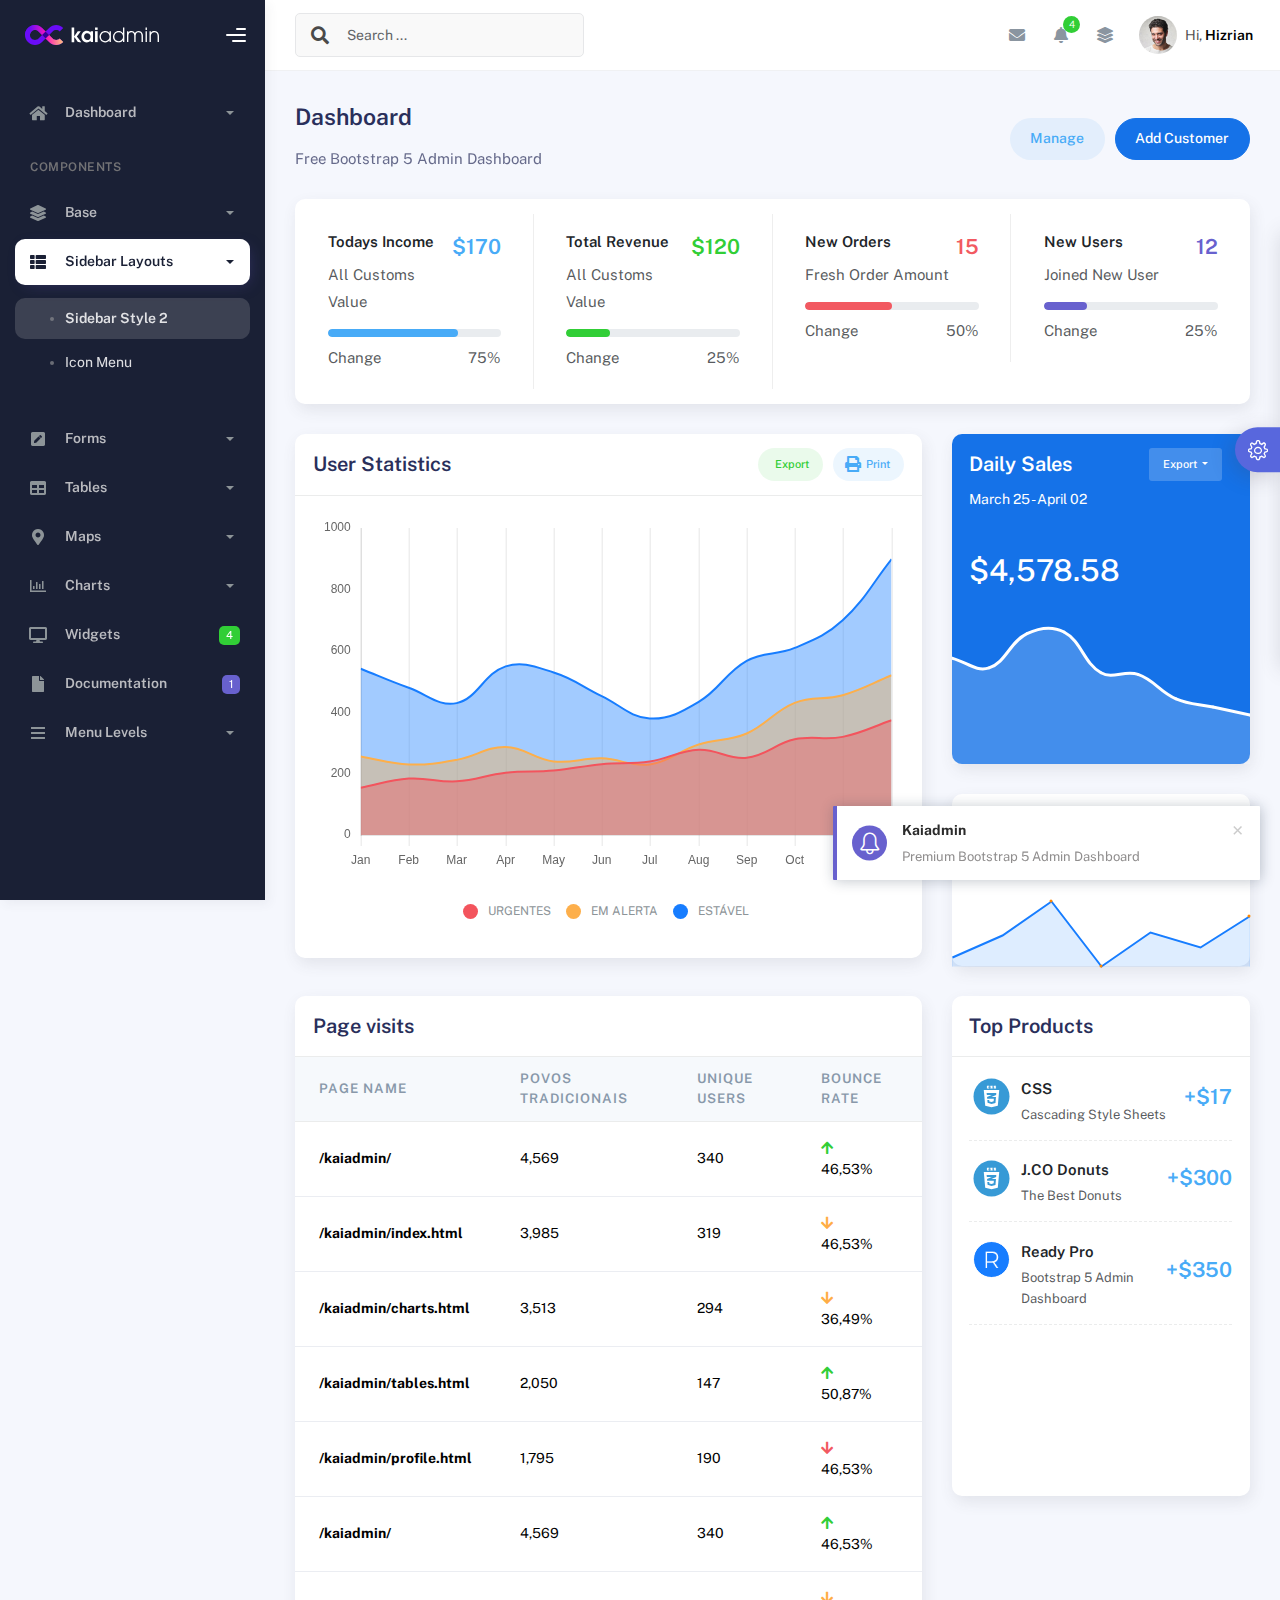
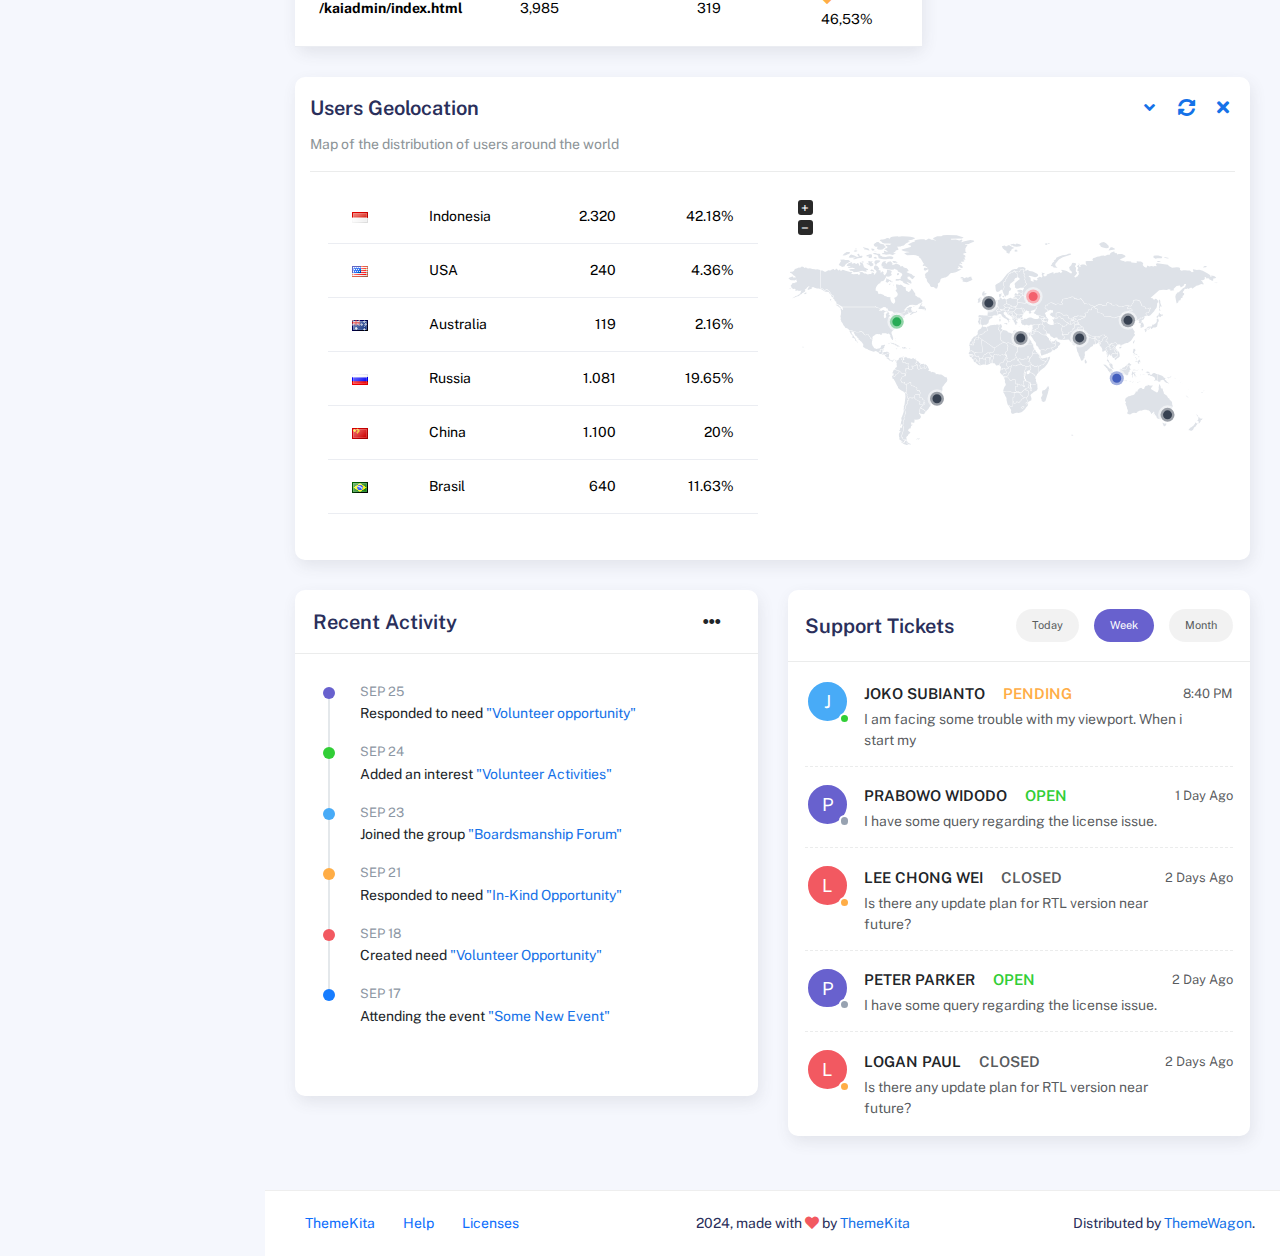
<file: sidebar-style-2.html>
<!DOCTYPE html>
<html lang="en">
  <head>
    <meta http-equiv="X-UA-Compatible" content="IE=edge" />
    <title>Kaiadmin - Bootstrap 5 Admin Dashboard</title>
    <meta
      content="width=device-width, initial-scale=1.0, shrink-to-fit=no"
      name="viewport"
    />
    <link
      rel="icon"
      href="assets/img/kaiadmin/favicon.ico"
      type="image/x-icon"
    />

    <!-- Fonts and icons -->
    <script src="assets/js/plugin/webfont/webfont.min.js"></script>
    <script>
      WebFont.load({
        google: { families: ["Public Sans:300,400,500,600,700"] },
        custom: {
          families: [
            "Font Awesome 5 Solid",
            "Font Awesome 5 Regular",
            "Font Awesome 5 Brands",
            "simple-line-icons",
          ],
          urls: ["assets/css/fonts.min.css"],
        },
        active: function () {
          sessionStorage.fonts = true;
        },
      });
    </script>

    <!-- CSS Files -->
    <link rel="stylesheet" href="assets/css/bootstrap.min.css" />
    <link rel="stylesheet" href="assets/css/plugins.min.css" />
    <link rel="stylesheet" href="assets/css/kaiadmin.min.css" />

    <!-- CSS Just for demo purpose, don't include it in your project -->
    <link rel="stylesheet" href="assets/css/demo.css" />
  </head>
  <body>
    <div class="wrapper">
      <!-- Sidebar -->
      <div class="sidebar sidebar-style-2" data-background-color="dark">
        <div class="sidebar-logo">
          <!-- Logo Header -->
          <div class="logo-header" data-background-color="dark">
            <a href="index.html" class="logo">
              <img
                src="assets/img/kaiadmin/logo_light.svg"
                alt="navbar brand"
                class="navbar-brand"
                height="20"
              />
            </a>
            <div class="nav-toggle">
              <button class="btn btn-toggle toggle-sidebar">
                <i class="gg-menu-right"></i>
              </button>
              <button class="btn btn-toggle sidenav-toggler">
                <i class="gg-menu-left"></i>
              </button>
            </div>
            <button class="topbar-toggler more">
              <i class="gg-more-vertical-alt"></i>
            </button>
          </div>
          <!-- End Logo Header -->
        </div>
        <div class="sidebar-wrapper scrollbar scrollbar-inner">
          <div class="sidebar-content">
            <ul class="nav nav-secondary">
              <li class="nav-item">
                <a
                  data-bs-toggle="collapse"
                  href="#dashboard"
                  class="collapsed"
                  aria-expanded="false"
                >
                  <i class="fas fa-home"></i>
                  <p>Dashboard</p>
                  <span class="caret"></span>
                </a>
                <div class="collapse" id="dashboard">
                  <ul class="nav nav-collapse">
                    <li>
                      <a href="../demo1/index.html">
                        <span class="sub-item">Dashboard 1</span>
                      </a>
                    </li>
                  </ul>
                </div>
              </li>
              <li class="nav-section">
                <span class="sidebar-mini-icon">
                  <i class="fa fa-ellipsis-h"></i>
                </span>
                <h4 class="text-section">Components</h4>
              </li>
              <li class="nav-item">
                <a data-bs-toggle="collapse" href="#base">
                  <i class="fas fa-layer-group"></i>
                  <p>Base</p>
                  <span class="caret"></span>
                </a>
                <div class="collapse" id="base">
                  <ul class="nav nav-collapse">
                    <li>
                      <a href="components/avatars.html">
                        <span class="sub-item">Avatars</span>
                      </a>
                    </li>
                    <li>
                      <a href="components/buttons.html">
                        <span class="sub-item">Buttons</span>
                      </a>
                    </li>
                    <li>
                      <a href="components/gridsystem.html">
                        <span class="sub-item">Grid System</span>
                      </a>
                    </li>
                    <li>
                      <a href="components/panels.html">
                        <span class="sub-item">Panels</span>
                      </a>
                    </li>
                    <li>
                      <a href="components/notifications.html">
                        <span class="sub-item">Notifications</span>
                      </a>
                    </li>
                    <li>
                      <a href="components/sweetalert.html">
                        <span class="sub-item">Sweet Alert</span>
                      </a>
                    </li>
                    <li>
                      <a href="components/font-awesome-icons.html">
                        <span class="sub-item">Font Awesome Icons</span>
                      </a>
                    </li>
                    <li>
                      <a href="components/simple-line-icons.html">
                        <span class="sub-item">Simple Line Icons</span>
                      </a>
                    </li>
                    <li>
                      <a href="components/typography.html">
                        <span class="sub-item">Typography</span>
                      </a>
                    </li>
                  </ul>
                </div>
              </li>
              <li class="nav-item active submenu">
                <a data-bs-toggle="collapse" href="#sidebarLayouts">
                  <i class="fas fa-th-list"></i>
                  <p>Sidebar Layouts</p>
                  <span class="caret"></span>
                </a>
                <div class="collapse show" id="sidebarLayouts">
                  <ul class="nav nav-collapse">
                    <li class="active">
                      <a href="sidebar-style-2.html">
                        <span class="sub-item">Sidebar Style 2</span>
                      </a>
                    </li>
                    <li>
                      <a href="icon-menu.html">
                        <span class="sub-item">Icon Menu</span>
                      </a>
                    </li>
                  </ul>
                </div>
              </li>
              <li class="nav-item">
                <a data-bs-toggle="collapse" href="#forms">
                  <i class="fas fa-pen-square"></i>
                  <p>Forms</p>
                  <span class="caret"></span>
                </a>
                <div class="collapse" id="forms">
                  <ul class="nav nav-collapse">
                    <li>
                      <a href="forms/forms.html">
                        <span class="sub-item">Basic Form</span>
                      </a>
                    </li>
                  </ul>
                </div>
              </li>
              <li class="nav-item">
                <a data-bs-toggle="collapse" href="#tables">
                  <i class="fas fa-table"></i>
                  <p>Tables</p>
                  <span class="caret"></span>
                </a>
                <div class="collapse" id="tables">
                  <ul class="nav nav-collapse">
                    <li>
                      <a href="tables/tables.html">
                        <span class="sub-item">Basic Table</span>
                      </a>
                    </li>
                    <li>
                      <a href="tables/datatables.html">
                        <span class="sub-item">Datatables</span>
                      </a>
                    </li>
                  </ul>
                </div>
              </li>
              <li class="nav-item">
                <a data-bs-toggle="collapse" href="#maps">
                  <i class="fas fa-map-marker-alt"></i>
                  <p>Maps</p>
                  <span class="caret"></span>
                </a>
                <div class="collapse" id="maps">
                  <ul class="nav nav-collapse">
                    <li>
                      <a href="maps/googlemaps.html">
                        <span class="sub-item">Google Maps</span>
                      </a>
                    </li>
                    <li>
                      <a href="maps/jsvectormap.html">
                        <span class="sub-item">Jsvectormap</span>
                      </a>
                    </li>
                  </ul>
                </div>
              </li>
              <li class="nav-item">
                <a data-bs-toggle="collapse" href="#charts">
                  <i class="far fa-chart-bar"></i>
                  <p>Charts</p>
                  <span class="caret"></span>
                </a>
                <div class="collapse" id="charts">
                  <ul class="nav nav-collapse">
                    <li>
                      <a href="charts/charts.html">
                        <span class="sub-item">Chart Js</span>
                      </a>
                    </li>
                    <li>
                      <a href="charts/sparkline.html">
                        <span class="sub-item">Sparkline</span>
                      </a>
                    </li>
                  </ul>
                </div>
              </li>
              <li class="nav-item">
                <a href="widgets.html">
                  <i class="fas fa-desktop"></i>
                  <p>Widgets</p>
                  <span class="badge badge-success">4</span>
                </a>
              </li>
              <li class="nav-item">
                <a href="../../documentation/index.html">
                  <i class="fas fa-file"></i>
                  <p>Documentation</p>
                  <span class="badge badge-secondary">1</span>
                </a>
              </li>
              <li class="nav-item">
                <a data-bs-toggle="collapse" href="#submenu">
                  <i class="fas fa-bars"></i>
                  <p>Menu Levels</p>
                  <span class="caret"></span>
                </a>
                <div class="collapse" id="submenu">
                  <ul class="nav nav-collapse">
                    <li>
                      <a data-bs-toggle="collapse" href="#subnav1">
                        <span class="sub-item">Level 1</span>
                        <span class="caret"></span>
                      </a>
                      <div class="collapse" id="subnav1">
                        <ul class="nav nav-collapse subnav">
                          <li>
                            <a href="#">
                              <span class="sub-item">Level 2</span>
                            </a>
                          </li>
                          <li>
                            <a href="#">
                              <span class="sub-item">Level 2</span>
                            </a>
                          </li>
                        </ul>
                      </div>
                    </li>
                    <li>
                      <a data-bs-toggle="collapse" href="#subnav2">
                        <span class="sub-item">Level 1</span>
                        <span class="caret"></span>
                      </a>
                      <div class="collapse" id="subnav2">
                        <ul class="nav nav-collapse subnav">
                          <li>
                            <a href="#">
                              <span class="sub-item">Level 2</span>
                            </a>
                          </li>
                        </ul>
                      </div>
                    </li>
                    <li>
                      <a href="#">
                        <span class="sub-item">Level 1</span>
                      </a>
                    </li>
                  </ul>
                </div>
              </li>
            </ul>
          </div>
        </div>
      </div>
      <!-- End Sidebar -->

      <div class="main-panel">
        <div class="main-header">
          <div class="main-header-logo">
            <!-- Logo Header -->
            <div class="logo-header" data-background-color="dark">
              <a href="index.html" class="logo">
                <img
                  src="assets/img/kaiadmin/logo_light.svg"
                  alt="navbar brand"
                  class="navbar-brand"
                  height="20"
                />
              </a>
              <div class="nav-toggle">
                <button class="btn btn-toggle toggle-sidebar">
                  <i class="gg-menu-right"></i>
                </button>
                <button class="btn btn-toggle sidenav-toggler">
                  <i class="gg-menu-left"></i>
                </button>
              </div>
              <button class="topbar-toggler more">
                <i class="gg-more-vertical-alt"></i>
              </button>
            </div>
            <!-- End Logo Header -->
          </div>
          <!-- Navbar Header -->
          <nav
            class="navbar navbar-header navbar-header-transparent navbar-expand-lg border-bottom"
          >
            <div class="container-fluid">
              <nav
                class="navbar navbar-header-left navbar-expand-lg navbar-form nav-search p-0 d-none d-lg-flex"
              >
                <div class="input-group">
                  <div class="input-group-prepend">
                    <button type="submit" class="btn btn-search pe-1">
                      <i class="fa fa-search search-icon"></i>
                    </button>
                  </div>
                  <input
                    type="text"
                    placeholder="Search ..."
                    class="form-control"
                  />
                </div>
              </nav>

              <ul class="navbar-nav topbar-nav ms-md-auto align-items-center">
                <li
                  class="nav-item topbar-icon dropdown hidden-caret d-flex d-lg-none"
                >
                  <a
                    class="nav-link dropdown-toggle"
                    data-bs-toggle="dropdown"
                    href="#"
                    role="button"
                    aria-expanded="false"
                    aria-haspopup="true"
                  >
                    <i class="fa fa-search"></i>
                  </a>
                  <ul class="dropdown-menu dropdown-search animated fadeIn">
                    <form class="navbar-left navbar-form nav-search">
                      <div class="input-group">
                        <input
                          type="text"
                          placeholder="Search ..."
                          class="form-control"
                        />
                      </div>
                    </form>
                  </ul>
                </li>
                <li class="nav-item topbar-icon dropdown hidden-caret">
                  <a
                    class="nav-link dropdown-toggle"
                    href="#"
                    id="messageDropdown"
                    role="button"
                    data-bs-toggle="dropdown"
                    aria-haspopup="true"
                    aria-expanded="false"
                  >
                    <i class="fa fa-envelope"></i>
                  </a>
                  <ul
                    class="dropdown-menu messages-notif-box animated fadeIn"
                    aria-labelledby="messageDropdown"
                  >
                    <li>
                      <div
                        class="dropdown-title d-flex justify-content-between align-items-center"
                      >
                        Messages
                        <a href="#" class="small">Mark all as read</a>
                      </div>
                    </li>
                    <li>
                      <div class="message-notif-scroll scrollbar-outer">
                        <div class="notif-center">
                          <a href="#">
                            <div class="notif-img">
                              <img
                                src="assets/img/jm_denis.jpg"
                                alt="Img Profile"
                              />
                            </div>
                            <div class="notif-content">
                              <span class="subject">Jimmy Denis</span>
                              <span class="block"> How are you ? </span>
                              <span class="time">5 minutes ago</span>
                            </div>
                          </a>
                          <a href="#">
                            <div class="notif-img">
                              <img
                                src="assets/img/chadengle.jpg"
                                alt="Img Profile"
                              />
                            </div>
                            <div class="notif-content">
                              <span class="subject">Chad</span>
                              <span class="block"> Ok, Thanks ! </span>
                              <span class="time">12 minutes ago</span>
                            </div>
                          </a>
                          <a href="#">
                            <div class="notif-img">
                              <img
                                src="assets/img/mlane.jpg"
                                alt="Img Profile"
                              />
                            </div>
                            <div class="notif-content">
                              <span class="subject">Jhon Doe</span>
                              <span class="block">
                                Ready for the meeting today...
                              </span>
                              <span class="time">12 minutes ago</span>
                            </div>
                          </a>
                          <a href="#">
                            <div class="notif-img">
                              <img
                                src="assets/img/talha.jpg"
                                alt="Img Profile"
                              />
                            </div>
                            <div class="notif-content">
                              <span class="subject">Talha</span>
                              <span class="block"> Hi, Apa Kabar ? </span>
                              <span class="time">17 minutes ago</span>
                            </div>
                          </a>
                        </div>
                      </div>
                    </li>
                    <li>
                      <a class="see-all" href="javascript:void(0);"
                        >See all messages<i class="fa fa-angle-right"></i>
                      </a>
                    </li>
                  </ul>
                </li>
                <li class="nav-item topbar-icon dropdown hidden-caret">
                  <a
                    class="nav-link dropdown-toggle"
                    href="#"
                    id="notifDropdown"
                    role="button"
                    data-bs-toggle="dropdown"
                    aria-haspopup="true"
                    aria-expanded="false"
                  >
                    <i class="fa fa-bell"></i>
                    <span class="notification">4</span>
                  </a>
                  <ul
                    class="dropdown-menu notif-box animated fadeIn"
                    aria-labelledby="notifDropdown"
                  >
                    <li>
                      <div class="dropdown-title">
                        You have 4 new notification
                      </div>
                    </li>
                    <li>
                      <div class="notif-scroll scrollbar-outer">
                        <div class="notif-center">
                          <a href="#">
                            <div class="notif-icon notif-primary">
                              <i class="fa fa-user-plus"></i>
                            </div>
                            <div class="notif-content">
                              <span class="block"> New user registered </span>
                              <span class="time">5 minutes ago</span>
                            </div>
                          </a>
                          <a href="#">
                            <div class="notif-icon notif-success">
                              <i class="fa fa-comment"></i>
                            </div>
                            <div class="notif-content">
                              <span class="block">
                                Rahmad commented on Admin
                              </span>
                              <span class="time">12 minutes ago</span>
                            </div>
                          </a>
                          <a href="#">
                            <div class="notif-img">
                              <img
                                src="assets/img/profile2.jpg"
                                alt="Img Profile"
                              />
                            </div>
                            <div class="notif-content">
                              <span class="block">
                                Reza send messages to you
                              </span>
                              <span class="time">12 minutes ago</span>
                            </div>
                          </a>
                          <a href="#">
                            <div class="notif-icon notif-danger">
                              <i class="fa fa-heart"></i>
                            </div>
                            <div class="notif-content">
                              <span class="block"> Farrah liked Admin </span>
                              <span class="time">17 minutes ago</span>
                            </div>
                          </a>
                        </div>
                      </div>
                    </li>
                    <li>
                      <a class="see-all" href="javascript:void(0);"
                        >See all notifications<i class="fa fa-angle-right"></i>
                      </a>
                    </li>
                  </ul>
                </li>
                <li class="nav-item topbar-icon dropdown hidden-caret">
                  <a
                    class="nav-link"
                    data-bs-toggle="dropdown"
                    href="#"
                    aria-expanded="false"
                  >
                    <i class="fas fa-layer-group"></i>
                  </a>
                  <div class="dropdown-menu quick-actions animated fadeIn">
                    <div class="quick-actions-header">
                      <span class="title mb-1">Quick Actions</span>
                      <span class="subtitle op-7">Shortcuts</span>
                    </div>
                    <div class="quick-actions-scroll scrollbar-outer">
                      <div class="quick-actions-items">
                        <div class="row m-0">
                          <a class="col-6 col-md-4 p-0" href="#">
                            <div class="quick-actions-item">
                              <div class="avatar-item bg-danger rounded-circle">
                                <i class="far fa-calendar-alt"></i>
                              </div>
                              <span class="text">Calendar</span>
                            </div>
                          </a>
                          <a class="col-6 col-md-4 p-0" href="#">
                            <div class="quick-actions-item">
                              <div
                                class="avatar-item bg-warning rounded-circle"
                              >
                                <i class="fas fa-map"></i>
                              </div>
                              <span class="text">Maps</span>
                            </div>
                          </a>
                          <a class="col-6 col-md-4 p-0" href="#">
                            <div class="quick-actions-item">
                              <div class="avatar-item bg-info rounded-circle">
                                <i class="fas fa-file-excel"></i>
                              </div>
                              <span class="text">Reports</span>
                            </div>
                          </a>
                          <a class="col-6 col-md-4 p-0" href="#">
                            <div class="quick-actions-item">
                              <div
                                class="avatar-item bg-success rounded-circle"
                              >
                                <i class="fas fa-envelope"></i>
                              </div>
                              <span class="text">Emails</span>
                            </div>
                          </a>
                          <a class="col-6 col-md-4 p-0" href="#">
                            <div class="quick-actions-item">
                              <div
                                class="avatar-item bg-primary rounded-circle"
                              >
                                <i class="fas fa-file-invoice-dollar"></i>
                              </div>
                              <span class="text">Invoice</span>
                            </div>
                          </a>
                          <a class="col-6 col-md-4 p-0" href="#">
                            <div class="quick-actions-item">
                              <div
                                class="avatar-item bg-secondary rounded-circle"
                              >
                                <i class="fas fa-credit-card"></i>
                              </div>
                              <span class="text">Payments</span>
                            </div>
                          </a>
                        </div>
                      </div>
                    </div>
                  </div>
                </li>

                <li class="nav-item topbar-user dropdown hidden-caret">
                  <a
                    class="dropdown-toggle profile-pic"
                    data-bs-toggle="dropdown"
                    href="#"
                    aria-expanded="false"
                  >
                    <div class="avatar-sm">
                      <img
                        src="assets/img/profile.jpg"
                        alt="..."
                        class="avatar-img rounded-circle"
                      />
                    </div>
                    <span class="profile-username">
                      <span class="op-7">Hi,</span>
                      <span class="fw-bold">Hizrian</span>
                    </span>
                  </a>
                  <ul class="dropdown-menu dropdown-user animated fadeIn">
                    <div class="dropdown-user-scroll scrollbar-outer">
                      <li>
                        <div class="user-box">
                          <div class="avatar-lg">
                            <img
                              src="assets/img/profile.jpg"
                              alt="image profile"
                              class="avatar-img rounded"
                            />
                          </div>
                          <div class="u-text">
                            <h4>Hizrian</h4>
                            <p class="text-muted">hello@example.com</p>
                            <a
                              href="profile.html"
                              class="btn btn-xs btn-secondary btn-sm"
                              >View Profile</a
                            >
                          </div>
                        </div>
                      </li>
                      <li>
                        <div class="dropdown-divider"></div>
                        <a class="dropdown-item" href="#">My Profile</a>
                        <a class="dropdown-item" href="#">My Balance</a>
                        <a class="dropdown-item" href="#">Inbox</a>
                        <div class="dropdown-divider"></div>
                        <a class="dropdown-item" href="#">Account Setting</a>
                        <div class="dropdown-divider"></div>
                        <a class="dropdown-item" href="#">Logout</a>
                      </li>
                    </div>
                  </ul>
                </li>
              </ul>
            </div>
          </nav>
          <!-- End Navbar -->
        </div>

        <div class="container">
          <div class="page-inner">
            <div
              class="d-flex align-items-left align-items-md-center flex-column flex-md-row pt-2 pb-4"
            >
              <div>
                <h3 class="fw-bold mb-3">Dashboard</h3>
                <h6 class="op-7 mb-2">Free Bootstrap 5 Admin Dashboard</h6>
              </div>
              <div class="ms-md-auto py-2 py-md-0">
                <a href="#" class="btn btn-label-info btn-round me-2">Manage</a>
                <a href="#" class="btn btn-primary btn-round">Add Customer</a>
              </div>
            </div>
            <div class="row row-card-no-pd">
              <div class="col-12 col-sm-6 col-md-6 col-xl-3">
                <div class="card">
                  <div class="card-body">
                    <div class="d-flex justify-content-between">
                      <div>
                        <h6><b>Todays Income</b></h6>
                        <p class="text-muted">All Customs Value</p>
                      </div>
                      <h4 class="text-info fw-bold">$170</h4>
                    </div>
                    <div class="progress progress-sm">
                      <div
                        class="progress-bar bg-info w-75"
                        role="progressbar"
                        aria-valuenow="75"
                        aria-valuemin="0"
                        aria-valuemax="100"
                      ></div>
                    </div>
                    <div class="d-flex justify-content-between mt-2">
                      <p class="text-muted mb-0">Change</p>
                      <p class="text-muted mb-0">75%</p>
                    </div>
                  </div>
                </div>
              </div>
              <div class="col-12 col-sm-6 col-md-6 col-xl-3">
                <div class="card">
                  <div class="card-body">
                    <div class="d-flex justify-content-between">
                      <div>
                        <h6><b>Total Revenue</b></h6>
                        <p class="text-muted">All Customs Value</p>
                      </div>
                      <h4 class="text-success fw-bold">$120</h4>
                    </div>
                    <div class="progress progress-sm">
                      <div
                        class="progress-bar bg-success w-25"
                        role="progressbar"
                        aria-valuenow="25"
                        aria-valuemin="0"
                        aria-valuemax="100"
                      ></div>
                    </div>
                    <div class="d-flex justify-content-between mt-2">
                      <p class="text-muted mb-0">Change</p>
                      <p class="text-muted mb-0">25%</p>
                    </div>
                  </div>
                </div>
              </div>
              <div class="col-12 col-sm-6 col-md-6 col-xl-3">
                <div class="card">
                  <div class="card-body">
                    <div class="d-flex justify-content-between">
                      <div>
                        <h6><b>New Orders</b></h6>
                        <p class="text-muted">Fresh Order Amount</p>
                      </div>
                      <h4 class="text-danger fw-bold">15</h4>
                    </div>
                    <div class="progress progress-sm">
                      <div
                        class="progress-bar bg-danger w-50"
                        role="progressbar"
                        aria-valuenow="50"
                        aria-valuemin="0"
                        aria-valuemax="100"
                      ></div>
                    </div>
                    <div class="d-flex justify-content-between mt-2">
                      <p class="text-muted mb-0">Change</p>
                      <p class="text-muted mb-0">50%</p>
                    </div>
                  </div>
                </div>
              </div>
              <div class="col-12 col-sm-6 col-md-6 col-xl-3">
                <div class="card">
                  <div class="card-body">
                    <div class="d-flex justify-content-between">
                      <div>
                        <h6><b>New Users</b></h6>
                        <p class="text-muted">Joined New User</p>
                      </div>
                      <h4 class="text-secondary fw-bold">12</h4>
                    </div>
                    <div class="progress progress-sm">
                      <div
                        class="progress-bar bg-secondary w-25"
                        role="progressbar"
                        aria-valuenow="25"
                        aria-valuemin="0"
                        aria-valuemax="100"
                      ></div>
                    </div>
                    <div class="d-flex justify-content-between mt-2">
                      <p class="text-muted mb-0">Change</p>
                      <p class="text-muted mb-0">25%</p>
                    </div>
                  </div>
                </div>
              </div>
            </div>
            <div class="row">
              <div class="col-md-8">
                <div class="card">
                  <div class="card-header">
                    <div class="card-head-row">
                      <div class="card-title">User Statistics</div>
                      <div class="card-tools">
                        <a
                          href="#"
                          class="btn btn-label-success btn-round btn-sm me-2"
                        >
                          <span class="btn-label">
                            <i class="fa fa-pencil"></i>
                          </span>
                          Export
                        </a>
                        <a href="#" class="btn btn-label-info btn-round btn-sm">
                          <span class="btn-label">
                            <i class="fa fa-print"></i>
                          </span>
                          Print
                        </a>
                      </div>
                    </div>
                  </div>
                  <div class="card-body">
                    <div class="chart-container" style="min-height: 375px">
                      <canvas id="statisticsChart"></canvas>
                    </div>
                    <div id="myChartLegend"></div>
                  </div>
                </div>
              </div>
              <div class="col-md-4">
                <div class="card card-primary">
                  <div class="card-header">
                    <div class="card-head-row">
                      <div class="card-title">Daily Sales</div>
                      <div class="card-tools">
                        <div class="dropdown">
                          <button
                            class="btn btn-sm btn-label-light dropdown-toggle"
                            type="button"
                            id="dropdownMenuButton"
                            data-bs-toggle="dropdown"
                            aria-haspopup="true"
                            aria-expanded="false"
                          >
                            Export
                          </button>
                          <div
                            class="dropdown-menu"
                            aria-labelledby="dropdownMenuButton"
                          >
                            <a class="dropdown-item" href="#">Action</a>
                            <a class="dropdown-item" href="#">Another action</a>
                            <a class="dropdown-item" href="#"
                              >Something else here</a
                            >
                          </div>
                        </div>
                      </div>
                    </div>
                    <div class="card-category">March 25 - April 02</div>
                  </div>
                  <div class="card-body pb-0">
                    <div class="mb-4 mt-2">
                      <h1>$4,578.58</h1>
                    </div>
                    <div class="pull-in">
                      <canvas id="dailySalesChart"></canvas>
                    </div>
                  </div>
                </div>
                <div class="card">
                  <div class="card-body pb-0">
                    <div class="h1 fw-bold float-end text-primary">+5%</div>
                    <h2 class="mb-2">17</h2>
                    <p class="text-muted">Users online</p>
                    <div class="pull-in sparkline-fix">
                      <div id="lineChart"></div>
                    </div>
                  </div>
                </div>
              </div>
            </div>
            <!-- <div class="row">
						<div class="col-md-4">
							<div class="card">
								<div class="card-body pb-0">
									<div class="h1 fw-bold float-end text-primary">+5%</div>
									<h2 class="mb-2">17</h2>
									<p class="text-muted">Users online</p>
									<div class="pull-in sparkline-fix">
										<div id="lineChart"></div>
									</div>
								</div>
							</div>
						</div>
						<div class="col-md-4">
							<div class="card">
								<div class="card-body pb-0">
									<div class="h1 fw-bold float-end text-danger">-3%</div>
									<h2 class="mb-2">27</h2>
									<p class="text-muted">New Users</p>
									<div class="pull-in sparkline-fix">
										<div id="lineChart2"></div>
									</div>
								</div>
							</div>
						</div>
						<div class="col-md-4">
							<div class="card">
								<div class="card-body pb-0">
									<div class="h1 fw-bold float-end text-warning">+7%</div>
									<h2 class="mb-2">213</h2>
									<p class="text-muted">Transactions</p>
									<div class="pull-in sparkline-fix">
										<div id="lineChart3"></div>
									</div>
								</div>
							</div>
						</div>
					</div> -->
            <!-- <div class="row">
						<div class="col-md-4">
							<div class="card">
								<div class="card-header">
									<div class="card-title">Top Products</div>
								</div>
								<div class="card-body pb-0">
									<div class="d-flex">
										<div class="avatar">
											<img src="assets/img/logoproduct.svg" alt="..." class="avatar-img rounded-circle">
										</div>
										<div class="flex-1 pt-1 ms-2">
											<h6 class="fw-bold mb-1">CSS</h6>
											<small class="text-muted">Cascading Style Sheets</small>
										</div>
										<div class="d-flex ms-auto align-items-center">
											<h4 class="text-info fw-bold">+$17</h4>
										</div>
									</div>
									<div class="separator-dashed"></div>
									<div class="d-flex">
										<div class="avatar">
											<img src="assets/img/logoproduct.svg" alt="..." class="avatar-img rounded-circle">
										</div>
										<div class="flex-1 pt-1 ms-2">
											<h6 class="fw-bold mb-1">J.CO Donuts</h6>
											<small class="text-muted">The Best Donuts</small>
										</div>
										<div class="d-flex ms-auto align-items-center">
											<h4 class="text-info fw-bold">+$300</h4>
										</div>
									</div>
									<div class="separator-dashed"></div>
									<div class="d-flex">
										<div class="avatar">
											<img src="assets/img/logoproduct3.svg" alt="..." class="avatar-img rounded-circle">
										</div>
										<div class="flex-1 pt-1 ms-2">
											<h6 class="fw-bold mb-1">Ready Pro</h6>
											<small class="text-muted">Bootstrap 5 Admin Dashboard</small>
										</div>
										<div class="d-flex ms-auto align-items-center">
											<h4 class="text-info fw-bold">+$350</h4>
										</div>
									</div>
									<div class="separator-dashed"></div>
									<div class="pull-in">
										<canvas id="topProductsChart"></canvas>
									</div>
								</div>
							</div>
						</div>
						<div class="col-md-4">
							<div class="card">
								<div class="card-body">
									<div class="card-title fw-mediumbold">Suggested People</div>
									<div class="card-list">
										<div class="item-list">
											<div class="avatar">
												<img src="assets/img/jm_denis.jpg" alt="..." class="avatar-img rounded-circle">
											</div>
											<div class="info-user ms-3">
												<div class="username">Jimmy Denis</div>
												<div class="status">Graphic Designer</div>
											</div>
											<button class="btn btn-icon btn-primary btn-round btn-xs">
												<i class="fa fa-plus"></i>
											</button>
										</div>
										<div class="item-list">
											<div class="avatar">
												<img src="assets/img/chadengle.jpg" alt="..." class="avatar-img rounded-circle">
											</div>
											<div class="info-user ms-3">
												<div class="username">Chad</div>
												<div class="status">CEO Zeleaf</div>
											</div>
											<button class="btn btn-icon btn-primary btn-round btn-xs">
												<i class="fa fa-plus"></i>
											</button>
										</div>
										<div class="item-list">
											<div class="avatar">
												<img src="assets/img/talha.jpg" alt="..." class="avatar-img rounded-circle">
											</div>
											<div class="info-user ms-3">
												<div class="username">Talha</div>
												<div class="status">Front End Designer</div>
											</div>
											<button class="btn btn-icon btn-primary btn-round btn-xs">
												<i class="fa fa-plus"></i>
											</button>
										</div>
										<div class="item-list">
											<div class="avatar">
												<img src="assets/img/mlane.jpg" alt="..." class="avatar-img rounded-circle">
											</div>
											<div class="info-user ms-3">
												<div class="username">John Doe</div>
												<div class="status">Back End Developer</div>
											</div>
											<button class="btn btn-icon btn-primary btn-round btn-xs">
												<i class="fa fa-plus"></i>
											</button>
										</div>
										<div class="item-list">
											<div class="avatar">
												<img src="assets/img/talha.jpg" alt="..." class="avatar-img rounded-circle">
											</div>
											<div class="info-user ms-3">
												<div class="username">Talha</div>
												<div class="status">Front End Designer</div>
											</div>
											<button class="btn btn-icon btn-primary btn-round btn-xs">
												<i class="fa fa-plus"></i>
											</button>
										</div>
										<div class="item-list">
											<div class="avatar">
												<img src="assets/img/jm_denis.jpg" alt="..." class="avatar-img rounded-circle">
											</div>
											<div class="info-user ms-3">
												<div class="username">Jimmy Denis</div>
												<div class="status">Graphic Designer</div>
											</div>
											<button class="btn btn-icon btn-primary btn-round btn-xs">
												<i class="fa fa-plus"></i>
											</button>
										</div>
									</div>
								</div>
							</div>
						</div>
						<div class="col-md-4">
							<div class="card card-primary bg-primary-gradient">
								<div class="card-body">
									<h5 class="mt-3 b-b1 pb-2 mb-4 fw-bold">Active user right now</h5>
									<h1 class="mb-4 fw-bold">17</h1>
									<h5 class="mt-3 b-b1 pb-2 mb-5 fw-bold">Page view per minutes</h5>
									<div id="activeUsersChart"></div>
									<h5 class="mt-5 pb-3 mb-0 fw-bold">Top active pages</h5>
									<ul class="list-unstyled">
										<li class="d-flex justify-content-between pb-1 pt-1"><small>/product/readypro/index.html</small> <span>7</span></li>
										<li class="d-flex justify-content-between pb-1 pt-1"><small>/product/kaiadmin/demo.html</small> <span>10</span></li>
									</ul>
								</div>
							</div>
						</div>
					</div> -->
            <div class="row">
              <div class="col-md-8">
                <div class="card">
                  <div class="card-header">
                    <div class="card-title">Page visits</div>
                  </div>
                  <div class="card-body p-0">
                    <div class="table-responsive">
                      <!-- Projects table -->
                      <table class="table align-items-center mb-0">
                        <thead class="thead-light">
                          <tr>
                            <th scope="col">Page name</th>
                            <th scope="col">Povos Tradicionais</th>
                            <th scope="col">Unique users</th>
                            <th scope="col">Bounce rate</th>
                          </tr>
                        </thead>
                        <tbody>
                          <tr>
                            <th scope="row">/kaiadmin/</th>
                            <td>4,569</td>
                            <td>340</td>
                            <td>
                              <i class="fas fa-arrow-up text-success me-3"></i>
                              46,53%
                            </td>
                          </tr>
                          <tr>
                            <th scope="row">/kaiadmin/index.html</th>
                            <td>3,985</td>
                            <td>319</td>
                            <td>
                              <i
                                class="fas fa-arrow-down text-warning me-3"
                              ></i>
                              46,53%
                            </td>
                          </tr>
                          <tr>
                            <th scope="row">/kaiadmin/charts.html</th>
                            <td>3,513</td>
                            <td>294</td>
                            <td>
                              <i
                                class="fas fa-arrow-down text-warning me-3"
                              ></i>
                              36,49%
                            </td>
                          </tr>
                          <tr>
                            <th scope="row">/kaiadmin/tables.html</th>
                            <td>2,050</td>
                            <td>147</td>
                            <td>
                              <i class="fas fa-arrow-up text-success me-3"></i>
                              50,87%
                            </td>
                          </tr>
                          <tr>
                            <th scope="row">/kaiadmin/profile.html</th>
                            <td>1,795</td>
                            <td>190</td>
                            <td>
                              <i class="fas fa-arrow-down text-danger me-3"></i>
                              46,53%
                            </td>
                          </tr>
                          <tr>
                            <th scope="row">/kaiadmin/</th>
                            <td>4,569</td>
                            <td>340</td>
                            <td>
                              <i class="fas fa-arrow-up text-success me-3"></i>
                              46,53%
                            </td>
                          </tr>
                          <tr>
                            <th scope="row">/kaiadmin/index.html</th>
                            <td>3,985</td>
                            <td>319</td>
                            <td>
                              <i
                                class="fas fa-arrow-down text-warning me-3"
                              ></i>
                              46,53%
                            </td>
                          </tr>
                        </tbody>
                      </table>
                    </div>
                  </div>
                </div>
              </div>
              <div class="col-md-4">
                <div class="card">
                  <div class="card-header">
                    <div class="card-title">Top Products</div>
                  </div>
                  <div class="card-body pb-0">
                    <div class="d-flex">
                      <div class="avatar">
                        <img
                          src="assets/img/logoproduct.svg"
                          alt="..."
                          class="avatar-img rounded-circle"
                        />
                      </div>
                      <div class="flex-1 pt-1 ms-2">
                        <h6 class="fw-bold mb-1">CSS</h6>
                        <small class="text-muted">Cascading Style Sheets</small>
                      </div>
                      <div class="d-flex ms-auto align-items-center">
                        <h4 class="text-info fw-bold">+$17</h4>
                      </div>
                    </div>
                    <div class="separator-dashed"></div>
                    <div class="d-flex">
                      <div class="avatar">
                        <img
                          src="assets/img/logoproduct.svg"
                          alt="..."
                          class="avatar-img rounded-circle"
                        />
                      </div>
                      <div class="flex-1 pt-1 ms-2">
                        <h6 class="fw-bold mb-1">J.CO Donuts</h6>
                        <small class="text-muted">The Best Donuts</small>
                      </div>
                      <div class="d-flex ms-auto align-items-center">
                        <h4 class="text-info fw-bold">+$300</h4>
                      </div>
                    </div>
                    <div class="separator-dashed"></div>
                    <div class="d-flex">
                      <div class="avatar">
                        <img
                          src="assets/img/logoproduct3.svg"
                          alt="..."
                          class="avatar-img rounded-circle"
                        />
                      </div>
                      <div class="flex-1 pt-1 ms-2">
                        <h6 class="fw-bold mb-1">Ready Pro</h6>
                        <small class="text-muted"
                          >Bootstrap 5 Admin Dashboard</small
                        >
                      </div>
                      <div class="d-flex ms-auto align-items-center">
                        <h4 class="text-info fw-bold">+$350</h4>
                      </div>
                    </div>
                    <div class="separator-dashed"></div>
                    <div class="pull-in">
                      <canvas id="topProductsChart"></canvas>
                    </div>
                  </div>
                </div>
              </div>
            </div>
            <div class="row row-card-no-pd">
              <div class="col-md-12">
                <div class="card">
                  <div class="card-header">
                    <div class="card-head-row card-tools-still-right">
                      <h4 class="card-title">Users Geolocation</h4>
                      <div class="card-tools">
                        <button
                          class="btn btn-icon btn-link btn-primary btn-xs"
                        >
                          <span class="fa fa-angle-down"></span>
                        </button>
                        <button
                          class="btn btn-icon btn-link btn-primary btn-xs btn-refresh-card"
                        >
                          <span class="fa fa-sync-alt"></span>
                        </button>
                        <button
                          class="btn btn-icon btn-link btn-primary btn-xs"
                        >
                          <span class="fa fa-times"></span>
                        </button>
                      </div>
                    </div>
                    <p class="card-category">
                      Map of the distribution of users around the world
                    </p>
                  </div>
                  <div class="card-body">
                    <div class="row">
                      <div class="col-md-6">
                        <div class="table-responsive table-hover table-sales">
                          <table class="table">
                            <tbody>
                              <tr>
                                <td>
                                  <div class="flag">
                                    <img
                                      src="assets/img/flags/id.png"
                                      alt="indonesia"
                                    />
                                  </div>
                                </td>
                                <td>Indonesia</td>
                                <td class="text-end">2.320</td>
                                <td class="text-end">42.18%</td>
                              </tr>
                              <tr>
                                <td>
                                  <div class="flag">
                                    <img
                                      src="assets/img/flags/us.png"
                                      alt="united states"
                                    />
                                  </div>
                                </td>
                                <td>USA</td>
                                <td class="text-end">240</td>
                                <td class="text-end">4.36%</td>
                              </tr>
                              <tr>
                                <td>
                                  <div class="flag">
                                    <img
                                      src="assets/img/flags/au.png"
                                      alt="australia"
                                    />
                                  </div>
                                </td>
                                <td>Australia</td>
                                <td class="text-end">119</td>
                                <td class="text-end">2.16%</td>
                              </tr>
                              <tr>
                                <td>
                                  <div class="flag">
                                    <img
                                      src="assets/img/flags/ru.png"
                                      alt="russia"
                                    />
                                  </div>
                                </td>
                                <td>Russia</td>
                                <td class="text-end">1.081</td>
                                <td class="text-end">19.65%</td>
                              </tr>
                              <tr>
                                <td>
                                  <div class="flag">
                                    <img
                                      src="assets/img/flags/cn.png"
                                      alt="china"
                                    />
                                  </div>
                                </td>
                                <td>China</td>
                                <td class="text-end">1.100</td>
                                <td class="text-end">20%</td>
                              </tr>
                              <tr>
                                <td>
                                  <div class="flag">
                                    <img
                                      src="assets/img/flags/br.png"
                                      alt="brazil"
                                    />
                                  </div>
                                </td>
                                <td>Brasil</td>
                                <td class="text-end">640</td>
                                <td class="text-end">11.63%</td>
                              </tr>
                            </tbody>
                          </table>
                        </div>
                      </div>
                      <div class="col-md-6">
                        <div class="mapcontainer">
                          <div
                            id="world-map"
                            class="w-100"
                            style="height: 300px"
                          ></div>
                        </div>
                      </div>
                    </div>
                  </div>
                </div>
              </div>
            </div>
            <div class="row">
              <div class="col-md-6">
                <div class="card">
                  <div class="card-header">
                    <div class="card-head-row card-tools-still-right">
                      <div class="card-title">Recent Activity</div>
                      <div class="card-tools">
                        <div class="dropdown">
                          <button
                            class="btn btn-icon btn-clean"
                            type="button"
                            id="dropdownMenuButton"
                            data-bs-toggle="dropdown"
                            aria-haspopup="true"
                            aria-expanded="false"
                          >
                            <i class="fas fa-ellipsis-h"></i>
                          </button>
                          <div
                            class="dropdown-menu"
                            aria-labelledby="dropdownMenuButton"
                          >
                            <a class="dropdown-item" href="#">Action</a>
                            <a class="dropdown-item" href="#">Another action</a>
                            <a class="dropdown-item" href="#"
                              >Something else here</a
                            >
                          </div>
                        </div>
                      </div>
                    </div>
                  </div>
                  <div class="card-body">
                    <ol class="activity-feed">
                      <li class="feed-item feed-item-secondary">
                        <time class="date" datetime="9-25">Sep 25</time>
                        <span class="text"
                          >Responded to need
                          <a href="#">"Volunteer opportunity"</a></span
                        >
                      </li>
                      <li class="feed-item feed-item-success">
                        <time class="date" datetime="9-24">Sep 24</time>
                        <span class="text"
                          >Added an interest
                          <a href="#">"Volunteer Activities"</a></span
                        >
                      </li>
                      <li class="feed-item feed-item-info">
                        <time class="date" datetime="9-23">Sep 23</time>
                        <span class="text"
                          >Joined the group
                          <a href="single-group.php"
                            >"Boardsmanship Forum"</a
                          ></span
                        >
                      </li>
                      <li class="feed-item feed-item-warning">
                        <time class="date" datetime="9-21">Sep 21</time>
                        <span class="text"
                          >Responded to need
                          <a href="#">"In-Kind Opportunity"</a></span
                        >
                      </li>
                      <li class="feed-item feed-item-danger">
                        <time class="date" datetime="9-18">Sep 18</time>
                        <span class="text"
                          >Created need
                          <a href="#">"Volunteer Opportunity"</a></span
                        >
                      </li>
                      <li class="feed-item">
                        <time class="date" datetime="9-17">Sep 17</time>
                        <span class="text"
                          >Attending the event
                          <a href="single-event.php">"Some New Event"</a></span
                        >
                      </li>
                    </ol>
                  </div>
                </div>
              </div>
              <div class="col-md-6">
                <div class="card">
                  <div class="card-header">
                    <div class="card-head-row">
                      <div class="card-title">Support Tickets</div>
                      <div class="card-tools">
                        <ul
                          class="nav nav-pills nav-secondary nav-pills-no-bd nav-sm"
                          id="pills-tab"
                          role="tablist"
                        >
                          <li class="nav-item">
                            <a
                              class="nav-link"
                              id="pills-today"
                              data-bs-toggle="pill"
                              href="#pills-today"
                              role="tab"
                              aria-selected="true"
                              >Today</a
                            >
                          </li>
                          <li class="nav-item">
                            <a
                              class="nav-link active"
                              id="pills-week"
                              data-bs-toggle="pill"
                              href="#pills-week"
                              role="tab"
                              aria-selected="false"
                              >Week</a
                            >
                          </li>
                          <li class="nav-item">
                            <a
                              class="nav-link"
                              id="pills-month"
                              data-bs-toggle="pill"
                              href="#pills-month"
                              role="tab"
                              aria-selected="false"
                              >Month</a
                            >
                          </li>
                        </ul>
                      </div>
                    </div>
                  </div>
                  <div class="card-body">
                    <div class="d-flex">
                      <div class="avatar avatar-online">
                        <span
                          class="avatar-title rounded-circle border border-white bg-info"
                          >J</span
                        >
                      </div>
                      <div class="flex-1 ms-3 pt-1">
                        <h6 class="text-uppercase fw-bold mb-1">
                          Joko Subianto
                          <span class="text-warning ps-3">pending</span>
                        </h6>
                        <span class="text-muted"
                          >I am facing some trouble with my viewport. When i
                          start my</span
                        >
                      </div>
                      <div class="float-end pt-1">
                        <small class="text-muted">8:40 PM</small>
                      </div>
                    </div>
                    <div class="separator-dashed"></div>
                    <div class="d-flex">
                      <div class="avatar avatar-offline">
                        <span
                          class="avatar-title rounded-circle border border-white bg-secondary"
                          >P</span
                        >
                      </div>
                      <div class="flex-1 ms-3 pt-1">
                        <h6 class="text-uppercase fw-bold mb-1">
                          Prabowo Widodo
                          <span class="text-success ps-3">open</span>
                        </h6>
                        <span class="text-muted"
                          >I have some query regarding the license issue.</span
                        >
                      </div>
                      <div class="float-end pt-1">
                        <small class="text-muted">1 Day Ago</small>
                      </div>
                    </div>
                    <div class="separator-dashed"></div>
                    <div class="d-flex">
                      <div class="avatar avatar-away">
                        <span
                          class="avatar-title rounded-circle border border-white bg-danger"
                          >L</span
                        >
                      </div>
                      <div class="flex-1 ms-3 pt-1">
                        <h6 class="text-uppercase fw-bold mb-1">
                          Lee Chong Wei
                          <span class="text-muted ps-3">closed</span>
                        </h6>
                        <span class="text-muted"
                          >Is there any update plan for RTL version near
                          future?</span
                        >
                      </div>
                      <div class="float-end pt-1">
                        <small class="text-muted">2 Days Ago</small>
                      </div>
                    </div>
                    <div class="separator-dashed"></div>
                    <div class="d-flex">
                      <div class="avatar avatar-offline">
                        <span
                          class="avatar-title rounded-circle border border-white bg-secondary"
                          >P</span
                        >
                      </div>
                      <div class="flex-1 ms-3 pt-1">
                        <h6 class="text-uppercase fw-bold mb-1">
                          Peter Parker
                          <span class="text-success ps-3">open</span>
                        </h6>
                        <span class="text-muted"
                          >I have some query regarding the license issue.</span
                        >
                      </div>
                      <div class="float-end pt-1">
                        <small class="text-muted">2 Day Ago</small>
                      </div>
                    </div>
                    <div class="separator-dashed"></div>
                    <div class="d-flex">
                      <div class="avatar avatar-away">
                        <span
                          class="avatar-title rounded-circle border border-white bg-danger"
                          >L</span
                        >
                      </div>
                      <div class="flex-1 ms-3 pt-1">
                        <h6 class="text-uppercase fw-bold mb-1">
                          Logan Paul <span class="text-muted ps-3">closed</span>
                        </h6>
                        <span class="text-muted"
                          >Is there any update plan for RTL version near
                          future?</span
                        >
                      </div>
                      <div class="float-end pt-1">
                        <small class="text-muted">2 Days Ago</small>
                      </div>
                    </div>
                  </div>
                </div>
              </div>
            </div>
          </div>
        </div>

        <footer class="footer">
          <div class="container-fluid d-flex justify-content-between">
            <nav class="pull-left">
              <ul class="nav">
                <li class="nav-item">
                  <a class="nav-link" href="http://www.themekita.com">
                    ThemeKita
                  </a>
                </li>
                <li class="nav-item">
                  <a class="nav-link" href="#"> Help </a>
                </li>
                <li class="nav-item">
                  <a class="nav-link" href="#"> Licenses </a>
                </li>
              </ul>
            </nav>
            <div class="copyright">
              2024, made with <i class="fa fa-heart heart text-danger"></i> by
              <a href="http://www.themekita.com">ThemeKita</a>
            </div>
            <div>
              Distributed by
              <a target="_blank" href="https://themewagon.com/">ThemeWagon</a>.
            </div>
          </div>
        </footer>
      </div>

      <!-- Custom template | don't include it in your project! -->
      <div class="custom-template">
        <div class="title">Settings</div>
        <div class="custom-content">
          <div class="switcher">
            <div class="switch-block">
              <h4>Logo Header</h4>
              <div class="btnSwitch">
                <button
                  type="button"
                  class="selected changeLogoHeaderColor"
                  data-color="dark"
                ></button>
                <button
                  type="button"
                  class="changeLogoHeaderColor"
                  data-color="blue"
                ></button>
                <button
                  type="button"
                  class="changeLogoHeaderColor"
                  data-color="purple"
                ></button>
                <button
                  type="button"
                  class="changeLogoHeaderColor"
                  data-color="light-blue"
                ></button>
                <button
                  type="button"
                  class="changeLogoHeaderColor"
                  data-color="green"
                ></button>
                <button
                  type="button"
                  class="changeLogoHeaderColor"
                  data-color="orange"
                ></button>
                <button
                  type="button"
                  class="changeLogoHeaderColor"
                  data-color="red"
                ></button>
                <button
                  type="button"
                  class="changeLogoHeaderColor"
                  data-color="white"
                ></button>
                <br />
                <button
                  type="button"
                  class="changeLogoHeaderColor"
                  data-color="dark2"
                ></button>
                <button
                  type="button"
                  class="changeLogoHeaderColor"
                  data-color="blue2"
                ></button>
                <button
                  type="button"
                  class="changeLogoHeaderColor"
                  data-color="purple2"
                ></button>
                <button
                  type="button"
                  class="changeLogoHeaderColor"
                  data-color="light-blue2"
                ></button>
                <button
                  type="button"
                  class="changeLogoHeaderColor"
                  data-color="green2"
                ></button>
                <button
                  type="button"
                  class="changeLogoHeaderColor"
                  data-color="orange2"
                ></button>
                <button
                  type="button"
                  class="changeLogoHeaderColor"
                  data-color="red2"
                ></button>
              </div>
            </div>
            <div class="switch-block">
              <h4>Navbar Header</h4>
              <div class="btnSwitch">
                <button
                  type="button"
                  class="changeTopBarColor"
                  data-color="dark"
                ></button>
                <button
                  type="button"
                  class="changeTopBarColor"
                  data-color="blue"
                ></button>
                <button
                  type="button"
                  class="changeTopBarColor"
                  data-color="purple"
                ></button>
                <button
                  type="button"
                  class="changeTopBarColor"
                  data-color="light-blue"
                ></button>
                <button
                  type="button"
                  class="changeTopBarColor"
                  data-color="green"
                ></button>
                <button
                  type="button"
                  class="changeTopBarColor"
                  data-color="orange"
                ></button>
                <button
                  type="button"
                  class="changeTopBarColor"
                  data-color="red"
                ></button>
                <button
                  type="button"
                  class="selected changeTopBarColor"
                  data-color="white"
                ></button>
                <br />
                <button
                  type="button"
                  class="changeTopBarColor"
                  data-color="dark2"
                ></button>
                <button
                  type="button"
                  class="changeTopBarColor"
                  data-color="blue2"
                ></button>
                <button
                  type="button"
                  class="changeTopBarColor"
                  data-color="purple2"
                ></button>
                <button
                  type="button"
                  class="changeTopBarColor"
                  data-color="light-blue2"
                ></button>
                <button
                  type="button"
                  class="changeTopBarColor"
                  data-color="green2"
                ></button>
                <button
                  type="button"
                  class="changeTopBarColor"
                  data-color="orange2"
                ></button>
                <button
                  type="button"
                  class="changeTopBarColor"
                  data-color="red2"
                ></button>
              </div>
            </div>
            <div class="switch-block">
              <h4>Sidebar</h4>
              <div class="btnSwitch">
                <button
                  type="button"
                  class="changeSideBarColor"
                  data-color="white"
                ></button>
                <button
                  type="button"
                  class="selected changeSideBarColor"
                  data-color="dark"
                ></button>
                <button
                  type="button"
                  class="changeSideBarColor"
                  data-color="dark2"
                ></button>
              </div>
            </div>
          </div>
        </div>
        <div class="custom-toggle">
          <i class="icon-settings"></i>
        </div>
      </div>
      <!-- End Custom template -->
    </div>
    <!--   Core JS Files   -->
    <script src="assets/js/core/jquery-3.7.1.min.js"></script>
    <script src="assets/js/core/popper.min.js"></script>
    <script src="assets/js/core/bootstrap.min.js"></script>

    <!-- jQuery Scrollbar -->
    <script src="assets/js/plugin/jquery-scrollbar/jquery.scrollbar.min.js"></script>

    <!-- Chart JS -->
    <script src="assets/js/plugin/chart.js/chart.min.js"></script>

    <!-- jQuery Sparkline -->
    <script src="assets/js/plugin/jquery.sparkline/jquery.sparkline.min.js"></script>

    <!-- Chart Circle -->
    <script src="assets/js/plugin/chart-circle/circles.min.js"></script>

    <!-- Datatables -->
    <script src="assets/js/plugin/datatables/datatables.min.js"></script>

    <!-- Bootstrap Notify -->
    <script src="assets/js/plugin/bootstrap-notify/bootstrap-notify.min.js"></script>

    <!-- jQuery Vector Maps -->
    <script src="assets/js/plugin/jsvectormap/jsvectormap.min.js"></script>
    <script src="assets/js/plugin/jsvectormap/world.js"></script>

    <!-- Sweet Alert -->
    <script src="assets/js/plugin/sweetalert/sweetalert.min.js"></script>

    <!-- Kaiadmin JS -->
    <script src="assets/js/kaiadmin.min.js"></script>

    <!-- Kaiadmin DEMO methods, don't include it in your project! -->
    <script src="assets/js/setting-demo.js"></script>
    <script src="assets/js/demo.js"></script>
    <script>
      $("#lineChart").sparkline([102, 109, 120, 99, 110, 105, 115], {
        type: "line",
        height: "70",
        width: "100%",
        lineWidth: "2",
        lineColor: "#177dff",
        fillColor: "rgba(23, 125, 255, 0.14)",
      });

      $("#lineChart2").sparkline([99, 125, 122, 105, 110, 124, 115], {
        type: "line",
        height: "70",
        width: "100%",
        lineWidth: "2",
        lineColor: "#f3545d",
        fillColor: "rgba(243, 84, 93, .14)",
      });

      $("#lineChart3").sparkline([105, 103, 123, 100, 95, 105, 115], {
        type: "line",
        height: "70",
        width: "100%",
        lineWidth: "2",
        lineColor: "#ffa534",
        fillColor: "rgba(255, 165, 52, .14)",
      });
    </script>
  </body>
</html>
</file>
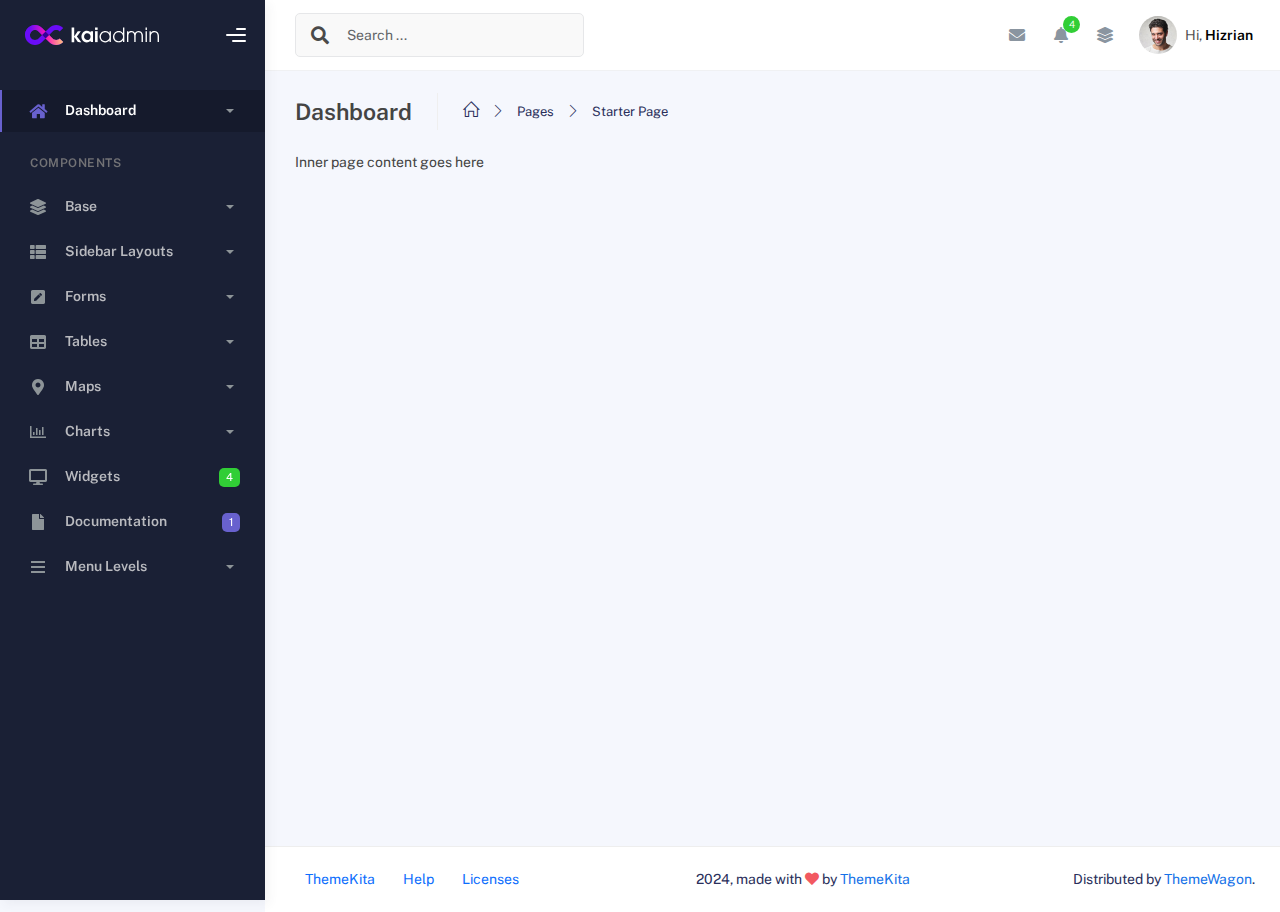
<file: starter-template.html>
<!DOCTYPE html>
<html lang="en">
  <head>
    <meta http-equiv="X-UA-Compatible" content="IE=edge" />
    <title>Kaiadmin - Bootstrap 5 Admin Dashboard</title>
    <meta
      content="width=device-width, initial-scale=1.0, shrink-to-fit=no"
      name="viewport"
    />
    <link
      rel="icon"
      href="assets/img/kaiadmin/favicon.ico"
      type="image/x-icon"
    />

    <!-- Fonts and icons -->
    <script src="assets/js/plugin/webfont/webfont.min.js"></script>
    <script>
      WebFont.load({
        google: { families: ["Public Sans:300,400,500,600,700"] },
        custom: {
          families: [
            "Font Awesome 5 Solid",
            "Font Awesome 5 Regular",
            "Font Awesome 5 Brands",
            "simple-line-icons",
          ],
          urls: ["assets/css/fonts.min.css"],
        },
        active: function () {
          sessionStorage.fonts = true;
        },
      });
    </script>

    <!-- CSS Files -->
    <link rel="stylesheet" href="assets/css/bootstrap.min.css" />
    <link rel="stylesheet" href="assets/css/plugins.min.css" />
    <link rel="stylesheet" href="assets/css/kaiadmin.min.css" />

    <!-- CSS Just for demo purpose, don't include it in your project -->
    <link rel="stylesheet" href="assets/css/demo.css" />
  </head>
  <body>
    <div class="wrapper">
      <!-- Sidebar -->
      <div class="sidebar" data-background-color="dark">
        <div class="sidebar-logo">
          <!-- Logo Header -->
          <div class="logo-header" data-background-color="dark">
            <a href="index.html" class="logo">
              <img
                src="assets/img/kaiadmin/logo_light.svg"
                alt="navbar brand"
                class="navbar-brand"
                height="20"
              />
            </a>
            <div class="nav-toggle">
              <button class="btn btn-toggle toggle-sidebar">
                <i class="gg-menu-right"></i>
              </button>
              <button class="btn btn-toggle sidenav-toggler">
                <i class="gg-menu-left"></i>
              </button>
            </div>
            <button class="topbar-toggler more">
              <i class="gg-more-vertical-alt"></i>
            </button>
          </div>
          <!-- End Logo Header -->
        </div>
        <div class="sidebar-wrapper scrollbar scrollbar-inner">
          <div class="sidebar-content">
            <ul class="nav nav-secondary">
              <li class="nav-item active">
                <a
                  data-bs-toggle="collapse"
                  href="#dashboard"
                  class="collapsed"
                  aria-expanded="false"
                >
                  <i class="fas fa-home"></i>
                  <p>Dashboard</p>
                  <span class="caret"></span>
                </a>
                <div class="collapse" id="dashboard">
                  <ul class="nav nav-collapse">
                    <li>
                      <a href="../demo1/index.html">
                        <span class="sub-item">Dashboard 1</span>
                      </a>
                    </li>
                  </ul>
                </div>
              </li>
              <li class="nav-section">
                <span class="sidebar-mini-icon">
                  <i class="fa fa-ellipsis-h"></i>
                </span>
                <h4 class="text-section">Components</h4>
              </li>
              <li class="nav-item">
                <a data-bs-toggle="collapse" href="#base">
                  <i class="fas fa-layer-group"></i>
                  <p>Base</p>
                  <span class="caret"></span>
                </a>
                <div class="collapse" id="base">
                  <ul class="nav nav-collapse">
                    <li>
                      <a href="components/avatars.html">
                        <span class="sub-item">Avatars</span>
                      </a>
                    </li>
                    <li>
                      <a href="components/buttons.html">
                        <span class="sub-item">Buttons</span>
                      </a>
                    </li>
                    <li>
                      <a href="components/gridsystem.html">
                        <span class="sub-item">Grid System</span>
                      </a>
                    </li>
                    <li>
                      <a href="components/panels.html">
                        <span class="sub-item">Panels</span>
                      </a>
                    </li>
                    <li>
                      <a href="components/notifications.html">
                        <span class="sub-item">Notifications</span>
                      </a>
                    </li>
                    <li>
                      <a href="components/sweetalert.html">
                        <span class="sub-item">Sweet Alert</span>
                      </a>
                    </li>
                    <li>
                      <a href="components/font-awesome-icons.html">
                        <span class="sub-item">Font Awesome Icons</span>
                      </a>
                    </li>
                    <li>
                      <a href="components/simple-line-icons.html">
                        <span class="sub-item">Simple Line Icons</span>
                      </a>
                    </li>
                    <li>
                      <a href="components/typography.html">
                        <span class="sub-item">Typography</span>
                      </a>
                    </li>
                  </ul>
                </div>
              </li>
              <li class="nav-item">
                <a data-bs-toggle="collapse" href="#sidebarLayouts">
                  <i class="fas fa-th-list"></i>
                  <p>Sidebar Layouts</p>
                  <span class="caret"></span>
                </a>
                <div class="collapse" id="sidebarLayouts">
                  <ul class="nav nav-collapse">
                    <li>
                      <a href="sidebar-style-2.html">
                        <span class="sub-item">Sidebar Style 2</span>
                      </a>
                    </li>
                    <li>
                      <a href="icon-menu.html">
                        <span class="sub-item">Icon Menu</span>
                      </a>
                    </li>
                  </ul>
                </div>
              </li>
              <li class="nav-item">
                <a data-bs-toggle="collapse" href="#forms">
                  <i class="fas fa-pen-square"></i>
                  <p>Forms</p>
                  <span class="caret"></span>
                </a>
                <div class="collapse" id="forms">
                  <ul class="nav nav-collapse">
                    <li>
                      <a href="forms/forms.html">
                        <span class="sub-item">Basic Form</span>
                      </a>
                    </li>
                  </ul>
                </div>
              </li>
              <li class="nav-item">
                <a data-bs-toggle="collapse" href="#tables">
                  <i class="fas fa-table"></i>
                  <p>Tables</p>
                  <span class="caret"></span>
                </a>
                <div class="collapse" id="tables">
                  <ul class="nav nav-collapse">
                    <li>
                      <a href="tables/tables.html">
                        <span class="sub-item">Basic Table</span>
                      </a>
                    </li>
                    <li>
                      <a href="tables/datatables.html">
                        <span class="sub-item">Datatables</span>
                      </a>
                    </li>
                  </ul>
                </div>
              </li>
              <li class="nav-item">
                <a data-bs-toggle="collapse" href="#maps">
                  <i class="fas fa-map-marker-alt"></i>
                  <p>Maps</p>
                  <span class="caret"></span>
                </a>
                <div class="collapse" id="maps">
                  <ul class="nav nav-collapse">
                    <li>
                      <a href="maps/googlemaps.html">
                        <span class="sub-item">Google Maps</span>
                      </a>
                    </li>
                    <li>
                      <a href="maps/jsvectormap.html">
                        <span class="sub-item">Jsvectormap</span>
                      </a>
                    </li>
                  </ul>
                </div>
              </li>
              <li class="nav-item">
                <a data-bs-toggle="collapse" href="#charts">
                  <i class="far fa-chart-bar"></i>
                  <p>Charts</p>
                  <span class="caret"></span>
                </a>
                <div class="collapse" id="charts">
                  <ul class="nav nav-collapse">
                    <li>
                      <a href="charts/charts.html">
                        <span class="sub-item">Chart Js</span>
                      </a>
                    </li>
                    <li>
                      <a href="charts/sparkline.html">
                        <span class="sub-item">Sparkline</span>
                      </a>
                    </li>
                  </ul>
                </div>
              </li>
              <li class="nav-item">
                <a href="widgets.html">
                  <i class="fas fa-desktop"></i>
                  <p>Widgets</p>
                  <span class="badge badge-success">4</span>
                </a>
              </li>
              <li class="nav-item">
                <a href="../../documentation/index.html">
                  <i class="fas fa-file"></i>
                  <p>Documentation</p>
                  <span class="badge badge-secondary">1</span>
                </a>
              </li>
              <li class="nav-item">
                <a data-bs-toggle="collapse" href="#submenu">
                  <i class="fas fa-bars"></i>
                  <p>Menu Levels</p>
                  <span class="caret"></span>
                </a>
                <div class="collapse" id="submenu">
                  <ul class="nav nav-collapse">
                    <li>
                      <a data-bs-toggle="collapse" href="#subnav1">
                        <span class="sub-item">Level 1</span>
                        <span class="caret"></span>
                      </a>
                      <div class="collapse" id="subnav1">
                        <ul class="nav nav-collapse subnav">
                          <li>
                            <a href="#">
                              <span class="sub-item">Level 2</span>
                            </a>
                          </li>
                          <li>
                            <a href="#">
                              <span class="sub-item">Level 2</span>
                            </a>
                          </li>
                        </ul>
                      </div>
                    </li>
                    <li>
                      <a data-bs-toggle="collapse" href="#subnav2">
                        <span class="sub-item">Level 1</span>
                        <span class="caret"></span>
                      </a>
                      <div class="collapse" id="subnav2">
                        <ul class="nav nav-collapse subnav">
                          <li>
                            <a href="#">
                              <span class="sub-item">Level 2</span>
                            </a>
                          </li>
                        </ul>
                      </div>
                    </li>
                    <li>
                      <a href="#">
                        <span class="sub-item">Level 1</span>
                      </a>
                    </li>
                  </ul>
                </div>
              </li>
            </ul>
          </div>
        </div>
      </div>
      <!-- End Sidebar -->

      <div class="main-panel">
        <div class="main-header">
          <div class="main-header-logo">
            <!-- Logo Header -->
            <div class="logo-header" data-background-color="dark">
              <a href="index.html" class="logo">
                <img
                  src="assets/img/kaiadmin/logo_light.svg"
                  alt="navbar brand"
                  class="navbar-brand"
                  height="20"
                />
              </a>
              <div class="nav-toggle">
                <button class="btn btn-toggle toggle-sidebar">
                  <i class="gg-menu-right"></i>
                </button>
                <button class="btn btn-toggle sidenav-toggler">
                  <i class="gg-menu-left"></i>
                </button>
              </div>
              <button class="topbar-toggler more">
                <i class="gg-more-vertical-alt"></i>
              </button>
            </div>
            <!-- End Logo Header -->
          </div>
          <!-- Navbar Header -->
          <nav
            class="navbar navbar-header navbar-header-transparent navbar-expand-lg border-bottom"
          >
            <div class="container-fluid">
              <nav
                class="navbar navbar-header-left navbar-expand-lg navbar-form nav-search p-0 d-none d-lg-flex"
              >
                <div class="input-group">
                  <div class="input-group-prepend">
                    <button type="submit" class="btn btn-search pe-1">
                      <i class="fa fa-search search-icon"></i>
                    </button>
                  </div>
                  <input
                    type="text"
                    placeholder="Search ..."
                    class="form-control"
                  />
                </div>
              </nav>

              <ul class="navbar-nav topbar-nav ms-md-auto align-items-center">
                <li
                  class="nav-item topbar-icon dropdown hidden-caret d-flex d-lg-none"
                >
                  <a
                    class="nav-link dropdown-toggle"
                    data-bs-toggle="dropdown"
                    href="#"
                    role="button"
                    aria-expanded="false"
                    aria-haspopup="true"
                  >
                    <i class="fa fa-search"></i>
                  </a>
                  <ul class="dropdown-menu dropdown-search animated fadeIn">
                    <form class="navbar-left navbar-form nav-search">
                      <div class="input-group">
                        <input
                          type="text"
                          placeholder="Search ..."
                          class="form-control"
                        />
                      </div>
                    </form>
                  </ul>
                </li>
                <li class="nav-item topbar-icon dropdown hidden-caret">
                  <a
                    class="nav-link dropdown-toggle"
                    href="#"
                    id="messageDropdown"
                    role="button"
                    data-bs-toggle="dropdown"
                    aria-haspopup="true"
                    aria-expanded="false"
                  >
                    <i class="fa fa-envelope"></i>
                  </a>
                  <ul
                    class="dropdown-menu messages-notif-box animated fadeIn"
                    aria-labelledby="messageDropdown"
                  >
                    <li>
                      <div
                        class="dropdown-title d-flex justify-content-between align-items-center"
                      >
                        Messages
                        <a href="#" class="small">Mark all as read</a>
                      </div>
                    </li>
                    <li>
                      <div class="message-notif-scroll scrollbar-outer">
                        <div class="notif-center">
                          <a href="#">
                            <div class="notif-img">
                              <img
                                src="assets/img/jm_denis.jpg"
                                alt="Img Profile"
                              />
                            </div>
                            <div class="notif-content">
                              <span class="subject">Jimmy Denis</span>
                              <span class="block"> How are you ? </span>
                              <span class="time">5 minutes ago</span>
                            </div>
                          </a>
                          <a href="#">
                            <div class="notif-img">
                              <img
                                src="assets/img/chadengle.jpg"
                                alt="Img Profile"
                              />
                            </div>
                            <div class="notif-content">
                              <span class="subject">Chad</span>
                              <span class="block"> Ok, Thanks ! </span>
                              <span class="time">12 minutes ago</span>
                            </div>
                          </a>
                          <a href="#">
                            <div class="notif-img">
                              <img
                                src="assets/img/mlane.jpg"
                                alt="Img Profile"
                              />
                            </div>
                            <div class="notif-content">
                              <span class="subject">Jhon Doe</span>
                              <span class="block">
                                Ready for the meeting today...
                              </span>
                              <span class="time">12 minutes ago</span>
                            </div>
                          </a>
                          <a href="#">
                            <div class="notif-img">
                              <img
                                src="assets/img/talha.jpg"
                                alt="Img Profile"
                              />
                            </div>
                            <div class="notif-content">
                              <span class="subject">Talha</span>
                              <span class="block"> Hi, Apa Kabar ? </span>
                              <span class="time">17 minutes ago</span>
                            </div>
                          </a>
                        </div>
                      </div>
                    </li>
                    <li>
                      <a class="see-all" href="javascript:void(0);"
                        >See all messages<i class="fa fa-angle-right"></i>
                      </a>
                    </li>
                  </ul>
                </li>
                <li class="nav-item topbar-icon dropdown hidden-caret">
                  <a
                    class="nav-link dropdown-toggle"
                    href="#"
                    id="notifDropdown"
                    role="button"
                    data-bs-toggle="dropdown"
                    aria-haspopup="true"
                    aria-expanded="false"
                  >
                    <i class="fa fa-bell"></i>
                    <span class="notification">4</span>
                  </a>
                  <ul
                    class="dropdown-menu notif-box animated fadeIn"
                    aria-labelledby="notifDropdown"
                  >
                    <li>
                      <div class="dropdown-title">
                        You have 4 new notification
                      </div>
                    </li>
                    <li>
                      <div class="notif-scroll scrollbar-outer">
                        <div class="notif-center">
                          <a href="#">
                            <div class="notif-icon notif-primary">
                              <i class="fa fa-user-plus"></i>
                            </div>
                            <div class="notif-content">
                              <span class="block"> New user registered </span>
                              <span class="time">5 minutes ago</span>
                            </div>
                          </a>
                          <a href="#">
                            <div class="notif-icon notif-success">
                              <i class="fa fa-comment"></i>
                            </div>
                            <div class="notif-content">
                              <span class="block">
                                Rahmad commented on Admin
                              </span>
                              <span class="time">12 minutes ago</span>
                            </div>
                          </a>
                          <a href="#">
                            <div class="notif-img">
                              <img
                                src="assets/img/profile2.jpg"
                                alt="Img Profile"
                              />
                            </div>
                            <div class="notif-content">
                              <span class="block">
                                Reza send messages to you
                              </span>
                              <span class="time">12 minutes ago</span>
                            </div>
                          </a>
                          <a href="#">
                            <div class="notif-icon notif-danger">
                              <i class="fa fa-heart"></i>
                            </div>
                            <div class="notif-content">
                              <span class="block"> Farrah liked Admin </span>
                              <span class="time">17 minutes ago</span>
                            </div>
                          </a>
                        </div>
                      </div>
                    </li>
                    <li>
                      <a class="see-all" href="javascript:void(0);"
                        >See all notifications<i class="fa fa-angle-right"></i>
                      </a>
                    </li>
                  </ul>
                </li>
                <li class="nav-item topbar-icon dropdown hidden-caret">
                  <a
                    class="nav-link"
                    data-bs-toggle="dropdown"
                    href="#"
                    aria-expanded="false"
                  >
                    <i class="fas fa-layer-group"></i>
                  </a>
                  <div class="dropdown-menu quick-actions animated fadeIn">
                    <div class="quick-actions-header">
                      <span class="title mb-1">Quick Actions</span>
                      <span class="subtitle op-7">Shortcuts</span>
                    </div>
                    <div class="quick-actions-scroll scrollbar-outer">
                      <div class="quick-actions-items">
                        <div class="row m-0">
                          <a class="col-6 col-md-4 p-0" href="#">
                            <div class="quick-actions-item">
                              <div class="avatar-item bg-danger rounded-circle">
                                <i class="far fa-calendar-alt"></i>
                              </div>
                              <span class="text">Calendar</span>
                            </div>
                          </a>
                          <a class="col-6 col-md-4 p-0" href="#">
                            <div class="quick-actions-item">
                              <div
                                class="avatar-item bg-warning rounded-circle"
                              >
                                <i class="fas fa-map"></i>
                              </div>
                              <span class="text">Maps</span>
                            </div>
                          </a>
                          <a class="col-6 col-md-4 p-0" href="#">
                            <div class="quick-actions-item">
                              <div class="avatar-item bg-info rounded-circle">
                                <i class="fas fa-file-excel"></i>
                              </div>
                              <span class="text">Reports</span>
                            </div>
                          </a>
                          <a class="col-6 col-md-4 p-0" href="#">
                            <div class="quick-actions-item">
                              <div
                                class="avatar-item bg-success rounded-circle"
                              >
                                <i class="fas fa-envelope"></i>
                              </div>
                              <span class="text">Emails</span>
                            </div>
                          </a>
                          <a class="col-6 col-md-4 p-0" href="#">
                            <div class="quick-actions-item">
                              <div
                                class="avatar-item bg-primary rounded-circle"
                              >
                                <i class="fas fa-file-invoice-dollar"></i>
                              </div>
                              <span class="text">Invoice</span>
                            </div>
                          </a>
                          <a class="col-6 col-md-4 p-0" href="#">
                            <div class="quick-actions-item">
                              <div
                                class="avatar-item bg-secondary rounded-circle"
                              >
                                <i class="fas fa-credit-card"></i>
                              </div>
                              <span class="text">Payments</span>
                            </div>
                          </a>
                        </div>
                      </div>
                    </div>
                  </div>
                </li>

                <li class="nav-item topbar-user dropdown hidden-caret">
                  <a
                    class="dropdown-toggle profile-pic"
                    data-bs-toggle="dropdown"
                    href="#"
                    aria-expanded="false"
                  >
                    <div class="avatar-sm">
                      <img
                        src="assets/img/profile.jpg"
                        alt="..."
                        class="avatar-img rounded-circle"
                      />
                    </div>
                    <span class="profile-username">
                      <span class="op-7">Hi,</span>
                      <span class="fw-bold">Hizrian</span>
                    </span>
                  </a>
                  <ul class="dropdown-menu dropdown-user animated fadeIn">
                    <div class="dropdown-user-scroll scrollbar-outer">
                      <li>
                        <div class="user-box">
                          <div class="avatar-lg">
                            <img
                              src="assets/img/profile.jpg"
                              alt="image profile"
                              class="avatar-img rounded"
                            />
                          </div>
                          <div class="u-text">
                            <h4>Hizrian</h4>
                            <p class="text-muted">hello@example.com</p>
                            <a
                              href="profile.html"
                              class="btn btn-xs btn-secondary btn-sm"
                              >View Profile</a
                            >
                          </div>
                        </div>
                      </li>
                      <li>
                        <div class="dropdown-divider"></div>
                        <a class="dropdown-item" href="#">My Profile</a>
                        <a class="dropdown-item" href="#">My Balance</a>
                        <a class="dropdown-item" href="#">Inbox</a>
                        <div class="dropdown-divider"></div>
                        <a class="dropdown-item" href="#">Account Setting</a>
                        <div class="dropdown-divider"></div>
                        <a class="dropdown-item" href="#">Logout</a>
                      </li>
                    </div>
                  </ul>
                </li>
              </ul>
            </div>
          </nav>
          <!-- End Navbar -->
        </div>

        <div class="container">
          <div class="page-inner">
            <div class="page-header">
              <h4 class="page-title">Dashboard</h4>
              <ul class="breadcrumbs">
                <li class="nav-home">
                  <a href="#">
                    <i class="icon-home"></i>
                  </a>
                </li>
                <li class="separator">
                  <i class="icon-arrow-right"></i>
                </li>
                <li class="nav-item">
                  <a href="#">Pages</a>
                </li>
                <li class="separator">
                  <i class="icon-arrow-right"></i>
                </li>
                <li class="nav-item">
                  <a href="#">Starter Page</a>
                </li>
              </ul>
            </div>
            <div class="page-category">Inner page content goes here</div>
          </div>
        </div>

        <footer class="footer">
          <div class="container-fluid d-flex justify-content-between">
            <nav class="pull-left">
              <ul class="nav">
                <li class="nav-item">
                  <a class="nav-link" href="http://www.themekita.com">
                    ThemeKita
                  </a>
                </li>
                <li class="nav-item">
                  <a class="nav-link" href="#"> Help </a>
                </li>
                <li class="nav-item">
                  <a class="nav-link" href="#"> Licenses </a>
                </li>
              </ul>
            </nav>
            <div class="copyright">
              2024, made with <i class="fa fa-heart heart text-danger"></i> by
              <a href="http://www.themekita.com">ThemeKita</a>
            </div>
            <div>
              Distributed by
              <a target="_blank" href="https://themewagon.com/">ThemeWagon</a>.
            </div>
          </div>
        </footer>
      </div>
    </div>
    <!--   Core JS Files   -->
    <script src="assets/js/core/jquery-3.7.1.min.js"></script>
    <script src="assets/js/core/popper.min.js"></script>
    <script src="assets/js/core/bootstrap.min.js"></script>

    <!-- jQuery Scrollbar -->
    <script src="assets/js/plugin/jquery-scrollbar/jquery.scrollbar.min.js"></script>

    <!-- Chart JS -->
    <script src="assets/js/plugin/chart.js/chart.min.js"></script>

    <!-- jQuery Sparkline -->
    <script src="assets/js/plugin/jquery.sparkline/jquery.sparkline.min.js"></script>

    <!-- Chart Circle -->
    <script src="assets/js/plugin/chart-circle/circles.min.js"></script>

    <!-- Datatables -->
    <script src="assets/js/plugin/datatables/datatables.min.js"></script>

    <!-- Bootstrap Notify -->
    <script src="assets/js/plugin/bootstrap-notify/bootstrap-notify.min.js"></script>

    <!-- jQuery Vector Maps -->
    <script src="assets/js/plugin/jsvectormap/jsvectormap.min.js"></script>
    <script src="assets/js/plugin/jsvectormap/world.js"></script>

    <!-- Google Maps Plugin -->
    <script src="assets/js/plugin/gmaps/gmaps.js"></script>

    <!-- Sweet Alert -->
    <script src="assets/js/plugin/sweetalert/sweetalert.min.js"></script>

    <!-- Kaiadmin JS -->
    <script src="assets/js/kaiadmin.min.js"></script>
  </body>
</html>
</file>
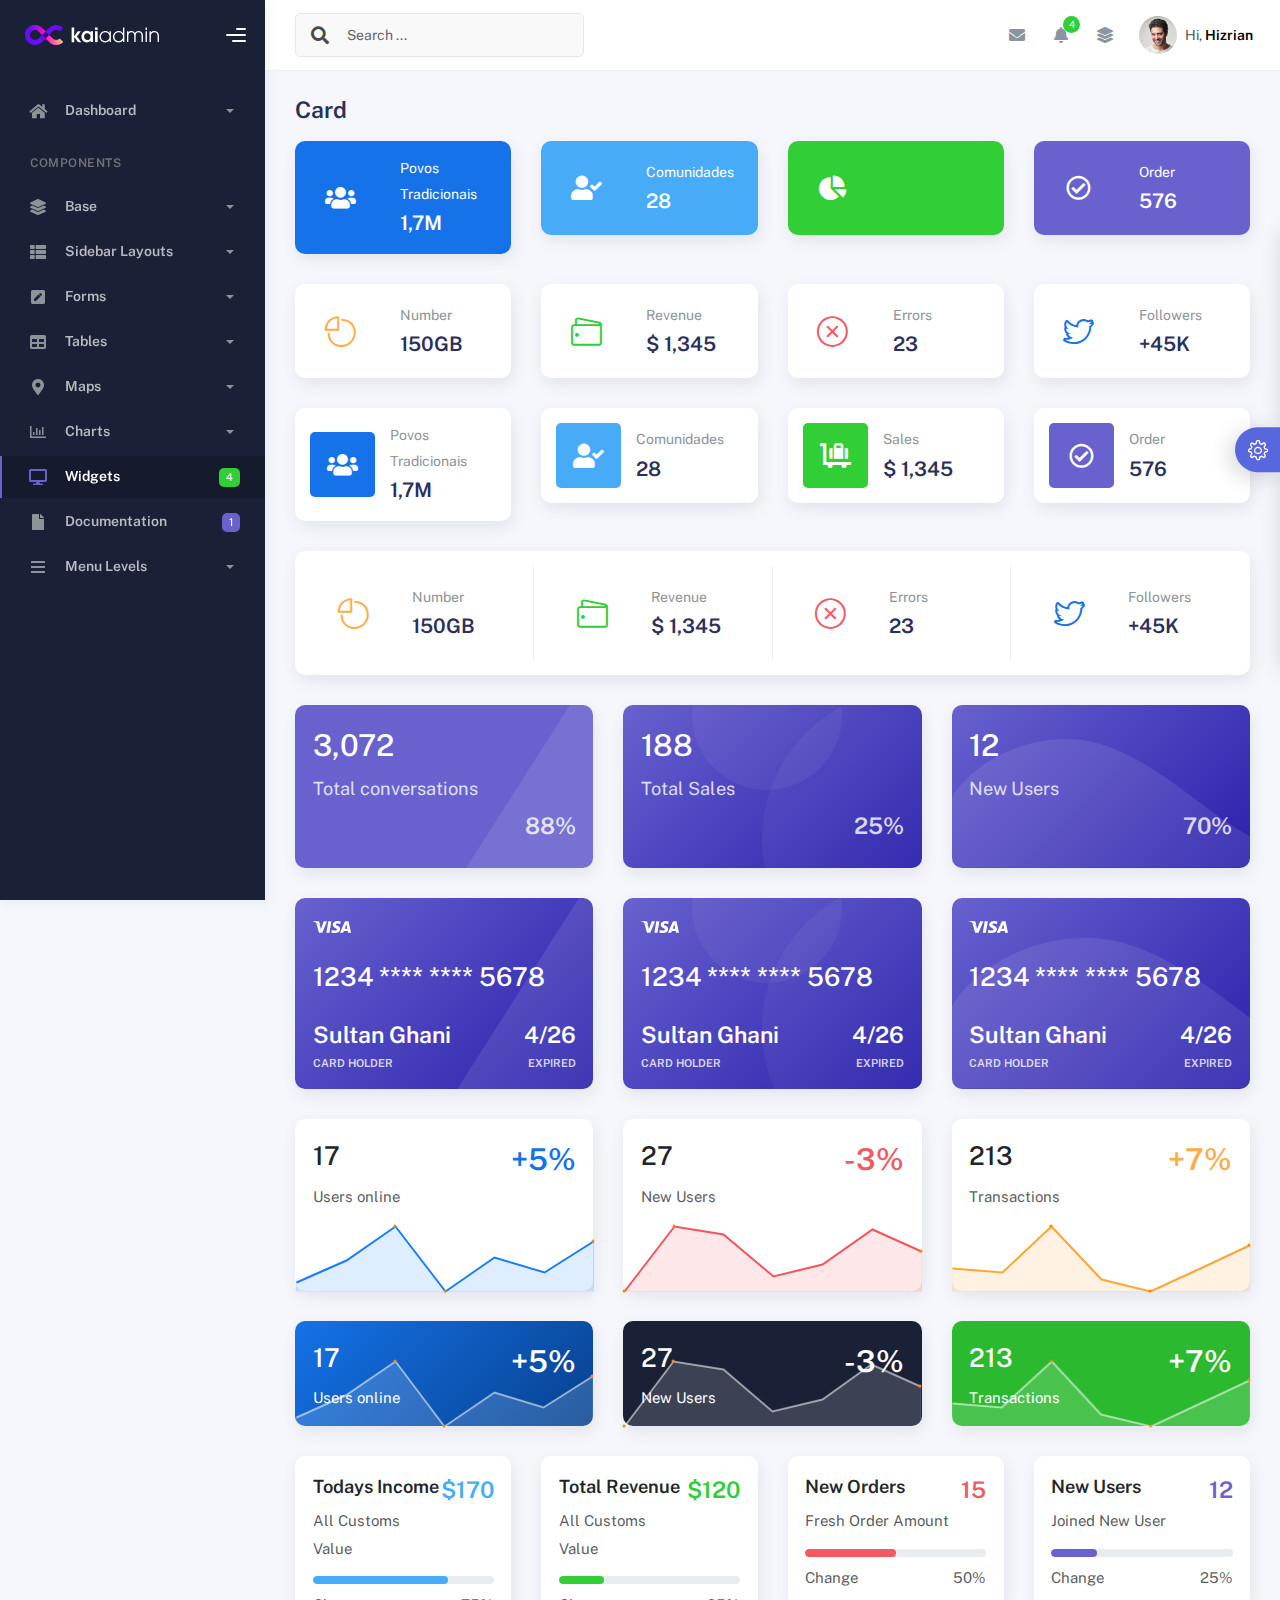
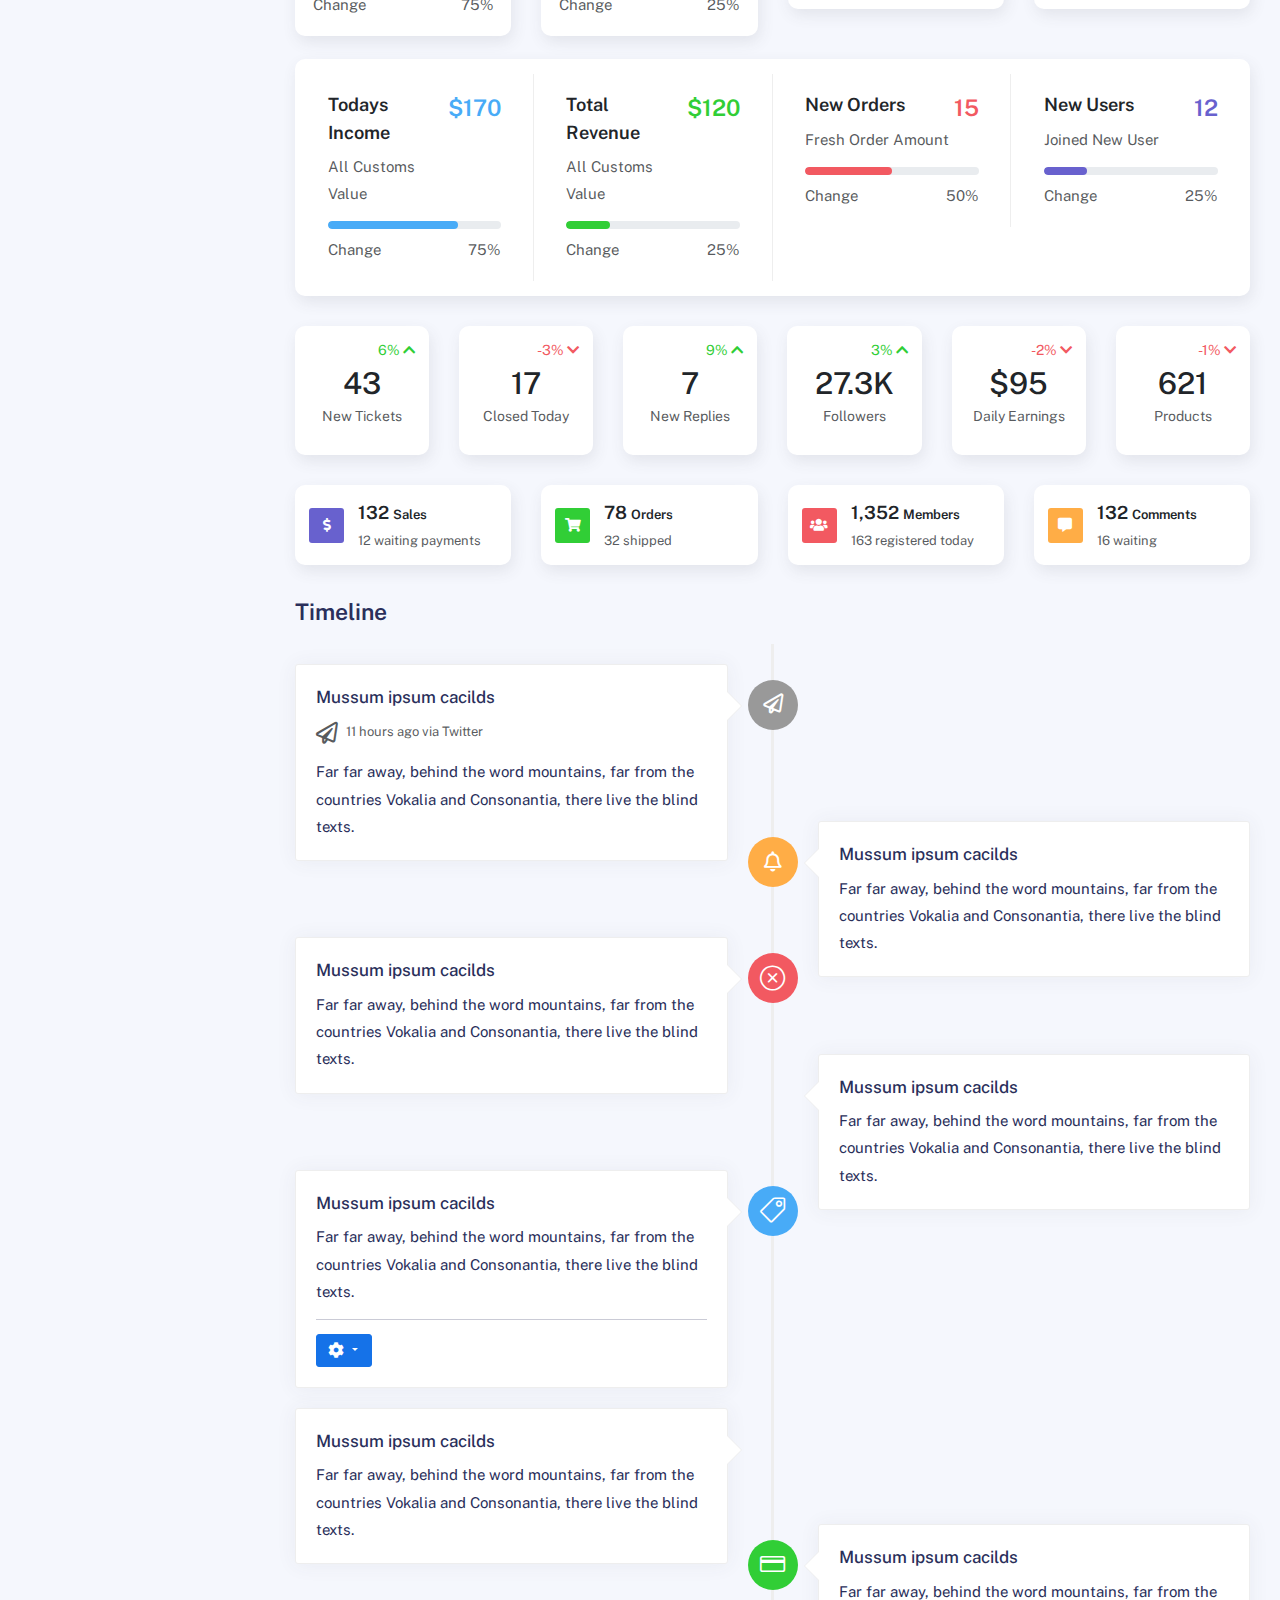
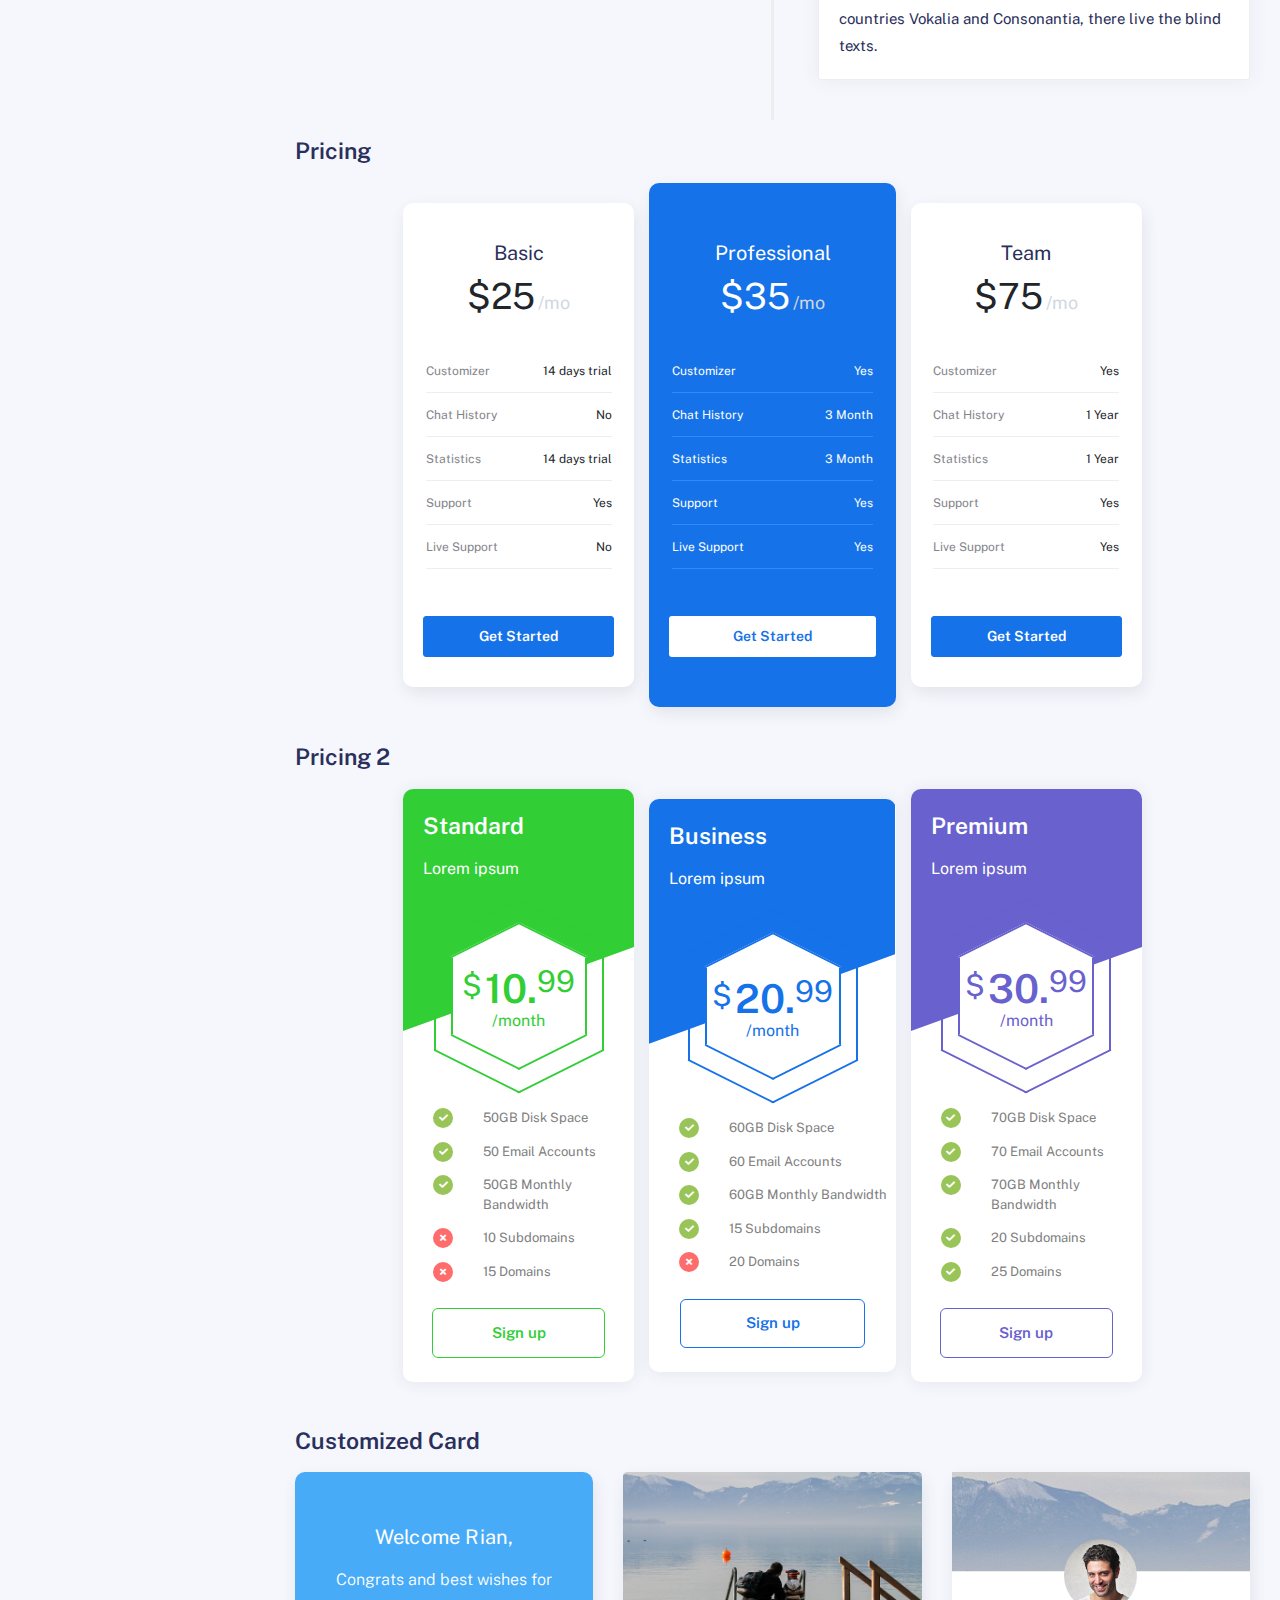
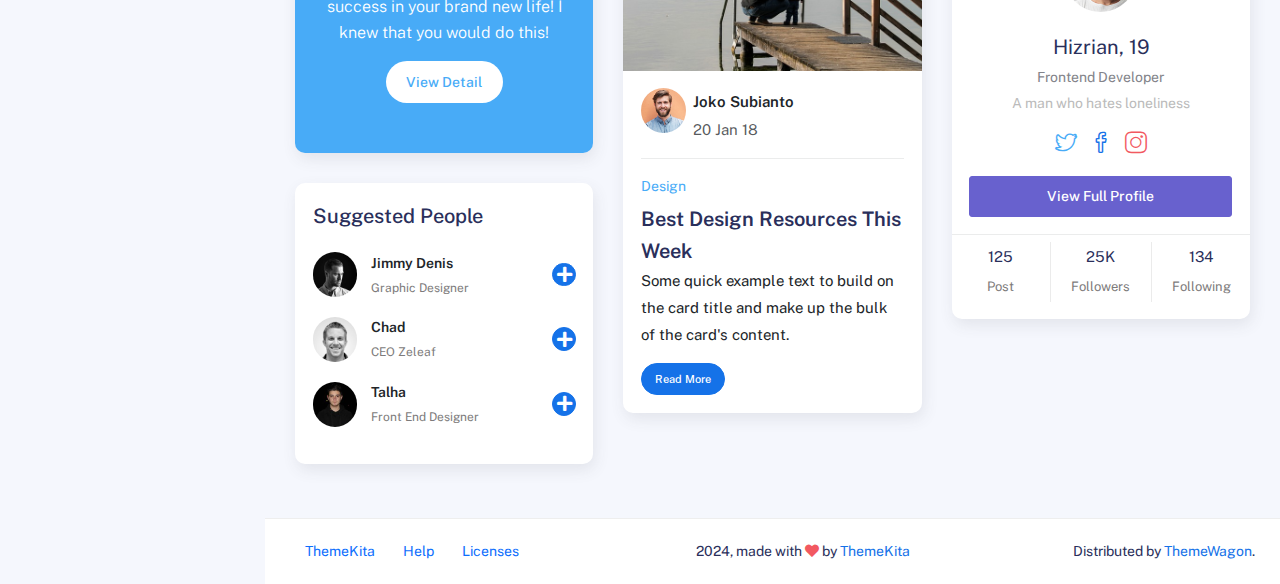
<file: widgets.html>
<!DOCTYPE html>
<html lang="en">
  <head>
    <meta http-equiv="X-UA-Compatible" content="IE=edge" />
    <title>Widgets - Kaiadmin Bootstrap 5 Admin Dashboard</title>
    <meta
      content="width=device-width, initial-scale=1.0, shrink-to-fit=no"
      name="viewport"
    />
    <link
      rel="icon"
      href="assets/img/kaiadmin/favicon.ico"
      type="image/x-icon"
    />

    <!-- Fonts and icons -->
    <script src="assets/js/plugin/webfont/webfont.min.js"></script>
    <script>
      WebFont.load({
        google: { families: ["Public Sans:300,400,500,600,700"] },
        custom: {
          families: [
            "Font Awesome 5 Solid",
            "Font Awesome 5 Regular",
            "Font Awesome 5 Brands",
            "simple-line-icons",
          ],
          urls: ["assets/css/fonts.min.css"],
        },
        active: function () {
          sessionStorage.fonts = true;
        },
      });
    </script>

    <!-- CSS Files -->
    <link rel="stylesheet" href="assets/css/bootstrap.min.css" />
    <link rel="stylesheet" href="assets/css/plugins.min.css" />
    <link rel="stylesheet" href="assets/css/kaiadmin.min.css" />

    <!-- CSS Just for demo purpose, don't include it in your project -->
    <link rel="stylesheet" href="assets/css/demo.css" />
  </head>
  <body>
    <div class="wrapper">
      <!-- Sidebar -->
      <div class="sidebar" data-background-color="dark">
        <div class="sidebar-logo">
          <!-- Logo Header -->
          <div class="logo-header" data-background-color="dark">
            <a href="index.html" class="logo">
              <img
                src="assets/img/kaiadmin/logo_light.svg"
                alt="navbar brand"
                class="navbar-brand"
                height="20"
              />
            </a>
            <div class="nav-toggle">
              <button class="btn btn-toggle toggle-sidebar">
                <i class="gg-menu-right"></i>
              </button>
              <button class="btn btn-toggle sidenav-toggler">
                <i class="gg-menu-left"></i>
              </button>
            </div>
            <button class="topbar-toggler more">
              <i class="gg-more-vertical-alt"></i>
            </button>
          </div>
          <!-- End Logo Header -->
        </div>
        <div class="sidebar-wrapper scrollbar scrollbar-inner">
          <div class="sidebar-content">
            <ul class="nav nav-secondary">
              <li class="nav-item">
                <a
                  data-bs-toggle="collapse"
                  href="#dashboard"
                  class="collapsed"
                  aria-expanded="false"
                >
                  <i class="fas fa-home"></i>
                  <p>Dashboard</p>
                  <span class="caret"></span>
                </a>
                <div class="collapse" id="dashboard">
                  <ul class="nav nav-collapse">
                    <li>
                      <a href="../demo1/index.html">
                        <span class="sub-item">Dashboard 1</span>
                      </a>
                    </li>
                  </ul>
                </div>
              </li>
              <li class="nav-section">
                <span class="sidebar-mini-icon">
                  <i class="fa fa-ellipsis-h"></i>
                </span>
                <h4 class="text-section">Components</h4>
              </li>
              <li class="nav-item">
                <a data-bs-toggle="collapse" href="#base">
                  <i class="fas fa-layer-group"></i>
                  <p>Base</p>
                  <span class="caret"></span>
                </a>
                <div class="collapse" id="base">
                  <ul class="nav nav-collapse">
                    <li>
                      <a href="components/avatars.html">
                        <span class="sub-item">Avatars</span>
                      </a>
                    </li>
                    <li>
                      <a href="components/buttons.html">
                        <span class="sub-item">Buttons</span>
                      </a>
                    </li>
                    <li>
                      <a href="components/gridsystem.html">
                        <span class="sub-item">Grid System</span>
                      </a>
                    </li>
                    <li>
                      <a href="components/panels.html">
                        <span class="sub-item">Panels</span>
                      </a>
                    </li>
                    <li>
                      <a href="components/notifications.html">
                        <span class="sub-item">Notifications</span>
                      </a>
                    </li>
                    <li>
                      <a href="components/sweetalert.html">
                        <span class="sub-item">Sweet Alert</span>
                      </a>
                    </li>
                    <li>
                      <a href="components/font-awesome-icons.html">
                        <span class="sub-item">Font Awesome Icons</span>
                      </a>
                    </li>
                    <li>
                      <a href="components/simple-line-icons.html">
                        <span class="sub-item">Simple Line Icons</span>
                      </a>
                    </li>
                    <li>
                      <a href="components/typography.html">
                        <span class="sub-item">Typography</span>
                      </a>
                    </li>
                  </ul>
                </div>
              </li>
              <li class="nav-item">
                <a data-bs-toggle="collapse" href="#sidebarLayouts">
                  <i class="fas fa-th-list"></i>
                  <p>Sidebar Layouts</p>
                  <span class="caret"></span>
                </a>
                <div class="collapse" id="sidebarLayouts">
                  <ul class="nav nav-collapse">
                    <li>
                      <a href="sidebar-style-2.html">
                        <span class="sub-item">Sidebar Style 2</span>
                      </a>
                    </li>
                    <li>
                      <a href="icon-menu.html">
                        <span class="sub-item">Icon Menu</span>
                      </a>
                    </li>
                  </ul>
                </div>
              </li>
              <li class="nav-item">
                <a data-bs-toggle="collapse" href="#forms">
                  <i class="fas fa-pen-square"></i>
                  <p>Forms</p>
                  <span class="caret"></span>
                </a>
                <div class="collapse" id="forms">
                  <ul class="nav nav-collapse">
                    <li>
                      <a href="forms/forms.html">
                        <span class="sub-item">Basic Form</span>
                      </a>
                    </li>
                  </ul>
                </div>
              </li>
              <li class="nav-item">
                <a data-bs-toggle="collapse" href="#tables">
                  <i class="fas fa-table"></i>
                  <p>Tables</p>
                  <span class="caret"></span>
                </a>
                <div class="collapse" id="tables">
                  <ul class="nav nav-collapse">
                    <li>
                      <a href="tables/tables.html">
                        <span class="sub-item">Basic Table</span>
                      </a>
                    </li>
                    <li>
                      <a href="tables/datatables.html">
                        <span class="sub-item">Datatables</span>
                      </a>
                    </li>
                  </ul>
                </div>
              </li>
              <li class="nav-item">
                <a data-bs-toggle="collapse" href="#maps">
                  <i class="fas fa-map-marker-alt"></i>
                  <p>Maps</p>
                  <span class="caret"></span>
                </a>
                <div class="collapse" id="maps">
                  <ul class="nav nav-collapse">
                    <li>
                      <a href="maps/googlemaps.html">
                        <span class="sub-item">Google Maps</span>
                      </a>
                    </li>
                    <li>
                      <a href="maps/jsvectormap.html">
                        <span class="sub-item">Jsvectormap</span>
                      </a>
                    </li>
                  </ul>
                </div>
              </li>
              <li class="nav-item">
                <a data-bs-toggle="collapse" href="#charts">
                  <i class="far fa-chart-bar"></i>
                  <p>Charts</p>
                  <span class="caret"></span>
                </a>
                <div class="collapse" id="charts">
                  <ul class="nav nav-collapse">
                    <li>
                      <a href="charts/charts.html">
                        <span class="sub-item">Chart Js</span>
                      </a>
                    </li>
                    <li>
                      <a href="charts/sparkline.html">
                        <span class="sub-item">Sparkline</span>
                      </a>
                    </li>
                  </ul>
                </div>
              </li>
              <li class="nav-item active">
                <a href="widgets.html">
                  <i class="fas fa-desktop"></i>
                  <p>Widgets</p>
                  <span class="badge badge-success">4</span>
                </a>
              </li>
              <li class="nav-item">
                <a href="../../documentation/index.html">
                  <i class="fas fa-file"></i>
                  <p>Documentation</p>
                  <span class="badge badge-secondary">1</span>
                </a>
              </li>
              <li class="nav-item">
                <a data-bs-toggle="collapse" href="#submenu">
                  <i class="fas fa-bars"></i>
                  <p>Menu Levels</p>
                  <span class="caret"></span>
                </a>
                <div class="collapse" id="submenu">
                  <ul class="nav nav-collapse">
                    <li>
                      <a data-bs-toggle="collapse" href="#subnav1">
                        <span class="sub-item">Level 1</span>
                        <span class="caret"></span>
                      </a>
                      <div class="collapse" id="subnav1">
                        <ul class="nav nav-collapse subnav">
                          <li>
                            <a href="#">
                              <span class="sub-item">Level 2</span>
                            </a>
                          </li>
                          <li>
                            <a href="#">
                              <span class="sub-item">Level 2</span>
                            </a>
                          </li>
                        </ul>
                      </div>
                    </li>
                    <li>
                      <a data-bs-toggle="collapse" href="#subnav2">
                        <span class="sub-item">Level 1</span>
                        <span class="caret"></span>
                      </a>
                      <div class="collapse" id="subnav2">
                        <ul class="nav nav-collapse subnav">
                          <li>
                            <a href="#">
                              <span class="sub-item">Level 2</span>
                            </a>
                          </li>
                        </ul>
                      </div>
                    </li>
                    <li>
                      <a href="#">
                        <span class="sub-item">Level 1</span>
                      </a>
                    </li>
                  </ul>
                </div>
              </li>
            </ul>
          </div>
        </div>
      </div>
      <!-- End Sidebar -->

      <div class="main-panel">
        <div class="main-header">
          <div class="main-header-logo">
            <!-- Logo Header -->
            <div class="logo-header" data-background-color="dark">
              <a href="index.html" class="logo">
                <img
                  src="assets/img/kaiadmin/logo_light.svg"
                  alt="navbar brand"
                  class="navbar-brand"
                  height="20"
                />
              </a>
              <div class="nav-toggle">
                <button class="btn btn-toggle toggle-sidebar">
                  <i class="gg-menu-right"></i>
                </button>
                <button class="btn btn-toggle sidenav-toggler">
                  <i class="gg-menu-left"></i>
                </button>
              </div>
              <button class="topbar-toggler more">
                <i class="gg-more-vertical-alt"></i>
              </button>
            </div>
            <!-- End Logo Header -->
          </div>
          <!-- Navbar Header -->
          <nav
            class="navbar navbar-header navbar-header-transparent navbar-expand-lg border-bottom"
          >
            <div class="container-fluid">
              <nav
                class="navbar navbar-header-left navbar-expand-lg navbar-form nav-search p-0 d-none d-lg-flex"
              >
                <div class="input-group">
                  <div class="input-group-prepend">
                    <button type="submit" class="btn btn-search pe-1">
                      <i class="fa fa-search search-icon"></i>
                    </button>
                  </div>
                  <input
                    type="text"
                    placeholder="Search ..."
                    class="form-control"
                  />
                </div>
              </nav>

              <ul class="navbar-nav topbar-nav ms-md-auto align-items-center">
                <li
                  class="nav-item topbar-icon dropdown hidden-caret d-flex d-lg-none"
                >
                  <a
                    class="nav-link dropdown-toggle"
                    data-bs-toggle="dropdown"
                    href="#"
                    role="button"
                    aria-expanded="false"
                    aria-haspopup="true"
                  >
                    <i class="fa fa-search"></i>
                  </a>
                  <ul class="dropdown-menu dropdown-search animated fadeIn">
                    <form class="navbar-left navbar-form nav-search">
                      <div class="input-group">
                        <input
                          type="text"
                          placeholder="Search ..."
                          class="form-control"
                        />
                      </div>
                    </form>
                  </ul>
                </li>
                <li class="nav-item topbar-icon dropdown hidden-caret">
                  <a
                    class="nav-link dropdown-toggle"
                    href="#"
                    id="messageDropdown"
                    role="button"
                    data-bs-toggle="dropdown"
                    aria-haspopup="true"
                    aria-expanded="false"
                  >
                    <i class="fa fa-envelope"></i>
                  </a>
                  <ul
                    class="dropdown-menu messages-notif-box animated fadeIn"
                    aria-labelledby="messageDropdown"
                  >
                    <li>
                      <div
                        class="dropdown-title d-flex justify-content-between align-items-center"
                      >
                        Messages
                        <a href="#" class="small">Mark all as read</a>
                      </div>
                    </li>
                    <li>
                      <div class="message-notif-scroll scrollbar-outer">
                        <div class="notif-center">
                          <a href="#">
                            <div class="notif-img">
                              <img
                                src="assets/img/jm_denis.jpg"
                                alt="Img Profile"
                              />
                            </div>
                            <div class="notif-content">
                              <span class="subject">Jimmy Denis</span>
                              <span class="block"> How are you ? </span>
                              <span class="time">5 minutes ago</span>
                            </div>
                          </a>
                          <a href="#">
                            <div class="notif-img">
                              <img
                                src="assets/img/chadengle.jpg"
                                alt="Img Profile"
                              />
                            </div>
                            <div class="notif-content">
                              <span class="subject">Chad</span>
                              <span class="block"> Ok, Thanks ! </span>
                              <span class="time">12 minutes ago</span>
                            </div>
                          </a>
                          <a href="#">
                            <div class="notif-img">
                              <img
                                src="assets/img/mlane.jpg"
                                alt="Img Profile"
                              />
                            </div>
                            <div class="notif-content">
                              <span class="subject">Jhon Doe</span>
                              <span class="block">
                                Ready for the meeting today...
                              </span>
                              <span class="time">12 minutes ago</span>
                            </div>
                          </a>
                          <a href="#">
                            <div class="notif-img">
                              <img
                                src="assets/img/talha.jpg"
                                alt="Img Profile"
                              />
                            </div>
                            <div class="notif-content">
                              <span class="subject">Talha</span>
                              <span class="block"> Hi, Apa Kabar ? </span>
                              <span class="time">17 minutes ago</span>
                            </div>
                          </a>
                        </div>
                      </div>
                    </li>
                    <li>
                      <a class="see-all" href="javascript:void(0);"
                        >See all messages<i class="fa fa-angle-right"></i>
                      </a>
                    </li>
                  </ul>
                </li>
                <li class="nav-item topbar-icon dropdown hidden-caret">
                  <a
                    class="nav-link dropdown-toggle"
                    href="#"
                    id="notifDropdown"
                    role="button"
                    data-bs-toggle="dropdown"
                    aria-haspopup="true"
                    aria-expanded="false"
                  >
                    <i class="fa fa-bell"></i>
                    <span class="notification">4</span>
                  </a>
                  <ul
                    class="dropdown-menu notif-box animated fadeIn"
                    aria-labelledby="notifDropdown"
                  >
                    <li>
                      <div class="dropdown-title">
                        You have 4 new notification
                      </div>
                    </li>
                    <li>
                      <div class="notif-scroll scrollbar-outer">
                        <div class="notif-center">
                          <a href="#">
                            <div class="notif-icon notif-primary">
                              <i class="fa fa-user-plus"></i>
                            </div>
                            <div class="notif-content">
                              <span class="block"> New user registered </span>
                              <span class="time">5 minutes ago</span>
                            </div>
                          </a>
                          <a href="#">
                            <div class="notif-icon notif-success">
                              <i class="fa fa-comment"></i>
                            </div>
                            <div class="notif-content">
                              <span class="block">
                                Rahmad commented on Admin
                              </span>
                              <span class="time">12 minutes ago</span>
                            </div>
                          </a>
                          <a href="#">
                            <div class="notif-img">
                              <img
                                src="assets/img/profile2.jpg"
                                alt="Img Profile"
                              />
                            </div>
                            <div class="notif-content">
                              <span class="block">
                                Reza send messages to you
                              </span>
                              <span class="time">12 minutes ago</span>
                            </div>
                          </a>
                          <a href="#">
                            <div class="notif-icon notif-danger">
                              <i class="fa fa-heart"></i>
                            </div>
                            <div class="notif-content">
                              <span class="block"> Farrah liked Admin </span>
                              <span class="time">17 minutes ago</span>
                            </div>
                          </a>
                        </div>
                      </div>
                    </li>
                    <li>
                      <a class="see-all" href="javascript:void(0);"
                        >See all notifications<i class="fa fa-angle-right"></i>
                      </a>
                    </li>
                  </ul>
                </li>
                <li class="nav-item topbar-icon dropdown hidden-caret">
                  <a
                    class="nav-link"
                    data-bs-toggle="dropdown"
                    href="#"
                    aria-expanded="false"
                  >
                    <i class="fas fa-layer-group"></i>
                  </a>
                  <div class="dropdown-menu quick-actions animated fadeIn">
                    <div class="quick-actions-header">
                      <span class="title mb-1">Quick Actions</span>
                      <span class="subtitle op-7">Shortcuts</span>
                    </div>
                    <div class="quick-actions-scroll scrollbar-outer">
                      <div class="quick-actions-items">
                        <div class="row m-0">
                          <a class="col-6 col-md-4 p-0" href="#">
                            <div class="quick-actions-item">
                              <div class="avatar-item bg-danger rounded-circle">
                                <i class="far fa-calendar-alt"></i>
                              </div>
                              <span class="text">Calendar</span>
                            </div>
                          </a>
                          <a class="col-6 col-md-4 p-0" href="#">
                            <div class="quick-actions-item">
                              <div
                                class="avatar-item bg-warning rounded-circle"
                              >
                                <i class="fas fa-map"></i>
                              </div>
                              <span class="text">Maps</span>
                            </div>
                          </a>
                          <a class="col-6 col-md-4 p-0" href="#">
                            <div class="quick-actions-item">
                              <div class="avatar-item bg-info rounded-circle">
                                <i class="fas fa-file-excel"></i>
                              </div>
                              <span class="text">Reports</span>
                            </div>
                          </a>
                          <a class="col-6 col-md-4 p-0" href="#">
                            <div class="quick-actions-item">
                              <div
                                class="avatar-item bg-success rounded-circle"
                              >
                                <i class="fas fa-envelope"></i>
                              </div>
                              <span class="text">Emails</span>
                            </div>
                          </a>
                          <a class="col-6 col-md-4 p-0" href="#">
                            <div class="quick-actions-item">
                              <div
                                class="avatar-item bg-primary rounded-circle"
                              >
                                <i class="fas fa-file-invoice-dollar"></i>
                              </div>
                              <span class="text">Invoice</span>
                            </div>
                          </a>
                          <a class="col-6 col-md-4 p-0" href="#">
                            <div class="quick-actions-item">
                              <div
                                class="avatar-item bg-secondary rounded-circle"
                              >
                                <i class="fas fa-credit-card"></i>
                              </div>
                              <span class="text">Payments</span>
                            </div>
                          </a>
                        </div>
                      </div>
                    </div>
                  </div>
                </li>

                <li class="nav-item topbar-user dropdown hidden-caret">
                  <a
                    class="dropdown-toggle profile-pic"
                    data-bs-toggle="dropdown"
                    href="#"
                    aria-expanded="false"
                  >
                    <div class="avatar-sm">
                      <img
                        src="assets/img/profile.jpg"
                        alt="..."
                        class="avatar-img rounded-circle"
                      />
                    </div>
                    <span class="profile-username">
                      <span class="op-7">Hi,</span>
                      <span class="fw-bold">Hizrian</span>
                    </span>
                  </a>
                  <ul class="dropdown-menu dropdown-user animated fadeIn">
                    <div class="dropdown-user-scroll scrollbar-outer">
                      <li>
                        <div class="user-box">
                          <div class="avatar-lg">
                            <img
                              src="assets/img/profile.jpg"
                              alt="image profile"
                              class="avatar-img rounded"
                            />
                          </div>
                          <div class="u-text">
                            <h4>Hizrian</h4>
                            <p class="text-muted">hello@example.com</p>
                            <a
                              href="profile.html"
                              class="btn btn-xs btn-secondary btn-sm"
                              >View Profile</a
                            >
                          </div>
                        </div>
                      </li>
                      <li>
                        <div class="dropdown-divider"></div>
                        <a class="dropdown-item" href="#">My Profile</a>
                        <a class="dropdown-item" href="#">My Balance</a>
                        <a class="dropdown-item" href="#">Inbox</a>
                        <div class="dropdown-divider"></div>
                        <a class="dropdown-item" href="#">Account Setting</a>
                        <div class="dropdown-divider"></div>
                        <a class="dropdown-item" href="#">Logout</a>
                      </li>
                    </div>
                  </ul>
                </li>
              </ul>
            </div>
          </nav>
          <!-- End Navbar -->
        </div>

        <div class="container">
          <div class="page-inner">
            <!-- Card -->
            <h3 class="fw-bold mb-3">Card</h3>
            <div class="row">
              <div class="col-sm-6 col-md-3">
                <div class="card card-stats card-primary card-round">
                  <div class="card-body">
                    <div class="row">
                      <div class="col-5">
                        <div class="icon-big text-center">
                          <i class="fas fa-users"></i>
                        </div>
                      </div>
                      <div class="col-7 col-stats">
                        <div class="numbers">
                          <p class="card-category">Povos Tradicionais</p>
                          <h4 class="card-title">1,7M</h4>
                        </div>
                      </div>
                    </div>
                  </div>
                </div>
              </div>
              <div class="col-sm-6 col-md-3">
                <div class="card card-stats card-info card-round">
                  <div class="card-body">
                    <div class="row">
                      <div class="col-5">
                        <div class="icon-big text-center">
                          <i class="fas fa-user-check"></i>
                        </div>
                      </div>
                      <div class="col-7 col-stats">
                        <div class="numbers">
                          <p class="card-category">Comunidades</p>
                          <h4 class="card-title">28</h4>
                        </div>
                      </div>
                    </div>
                  </div>
                </div>
              </div>
              <div class="col-sm-6 col-md-3">
                <div class="card card-stats card-success card-round">
                  <div class="card-body">
                    <div class="row">
                      <div class="col-5">
                        <div class="icon-big text-center">
                          <i class="fas fa-chart-pie"></i>
                        </div>
                      </div>
                    </div>
                  </div>
                </div>
              </div>
              <div class="col-sm-6 col-md-3">
                <div class="card card-stats card-secondary card-round">
                  <div class="card-body">
                    <div class="row">
                      <div class="col-5">
                        <div class="icon-big text-center">
                          <i class="far fa-check-circle"></i>
                        </div>
                      </div>
                      <div class="col-7 col-stats">
                        <div class="numbers">
                          <p class="card-category">Order</p>
                          <h4 class="card-title">576</h4>
                        </div>
                      </div>
                    </div>
                  </div>
                </div>
              </div>
            </div>
            <!-- Card With Icon States Color -->
            <div class="row">
              <div class="col-sm-6 col-md-3">
                <div class="card card-stats card-round">
                  <div class="card-body">
                    <div class="row">
                      <div class="col-5">
                        <div class="icon-big text-center">
                          <i class="icon-pie-chart text-warning"></i>
                        </div>
                      </div>
                      <div class="col-7 col-stats">
                        <div class="numbers">
                          <p class="card-category">Number</p>
                          <h4 class="card-title">150GB</h4>
                        </div>
                      </div>
                    </div>
                  </div>
                </div>
              </div>
              <div class="col-sm-6 col-md-3">
                <div class="card card-stats card-round">
                  <div class="card-body">
                    <div class="row">
                      <div class="col-5">
                        <div class="icon-big text-center">
                          <i class="icon-wallet text-success"></i>
                        </div>
                      </div>
                      <div class="col-7 col-stats">
                        <div class="numbers">
                          <p class="card-category">Revenue</p>
                          <h4 class="card-title">$ 1,345</h4>
                        </div>
                      </div>
                    </div>
                  </div>
                </div>
              </div>
              <div class="col-sm-6 col-md-3">
                <div class="card card-stats card-round">
                  <div class="card-body">
                    <div class="row">
                      <div class="col-5">
                        <div class="icon-big text-center">
                          <i class="icon-close text-danger"></i>
                        </div>
                      </div>
                      <div class="col-7 col-stats">
                        <div class="numbers">
                          <p class="card-category">Errors</p>
                          <h4 class="card-title">23</h4>
                        </div>
                      </div>
                    </div>
                  </div>
                </div>
              </div>
              <div class="col-sm-6 col-md-3">
                <div class="card card-stats card-round">
                  <div class="card-body">
                    <div class="row">
                      <div class="col-5">
                        <div class="icon-big text-center">
                          <i class="icon-social-twitter text-primary"></i>
                        </div>
                      </div>
                      <div class="col-7 col-stats">
                        <div class="numbers">
                          <p class="card-category">Followers</p>
                          <h4 class="card-title">+45K</h4>
                        </div>
                      </div>
                    </div>
                  </div>
                </div>
              </div>
            </div>
            <!-- Card With Icon States Background -->
            <div class="row">
              <div class="col-sm-6 col-md-3">
                <div class="card card-stats card-round">
                  <div class="card-body">
                    <div class="row align-items-center">
                      <div class="col-icon">
                        <div
                          class="icon-big text-center icon-primary bubble-shadow-small"
                        >
                          <i class="fas fa-users"></i>
                        </div>
                      </div>
                      <div class="col col-stats ms-3 ms-sm-0">
                        <div class="numbers">
                          <p class="card-category">Povos Tradicionais</p>
                          <h4 class="card-title">1,7M</h4>
                        </div>
                      </div>
                    </div>
                  </div>
                </div>
              </div>
              <div class="col-sm-6 col-md-3">
                <div class="card card-stats card-round">
                  <div class="card-body">
                    <div class="row align-items-center">
                      <div class="col-icon">
                        <div
                          class="icon-big text-center icon-info bubble-shadow-small"
                        >
                          <i class="fas fa-user-check"></i>
                        </div>
                      </div>
                      <div class="col col-stats ms-3 ms-sm-0">
                        <div class="numbers">
                          <p class="card-category">Comunidades</p>
                          <h4 class="card-title">28</h4>
                        </div>
                      </div>
                    </div>
                  </div>
                </div>
              </div>
              <div class="col-sm-6 col-md-3">
                <div class="card card-stats card-round">
                  <div class="card-body">
                    <div class="row align-items-center">
                      <div class="col-icon">
                        <div
                          class="icon-big text-center icon-success bubble-shadow-small"
                        >
                          <i class="fas fa-luggage-cart"></i>
                        </div>
                      </div>
                      <div class="col col-stats ms-3 ms-sm-0">
                        <div class="numbers">
                          <p class="card-category">Sales</p>
                          <h4 class="card-title">$ 1,345</h4>
                        </div>
                      </div>
                    </div>
                  </div>
                </div>
              </div>
              <div class="col-sm-6 col-md-3">
                <div class="card card-stats card-round">
                  <div class="card-body">
                    <div class="row align-items-center">
                      <div class="col-icon">
                        <div
                          class="icon-big text-center icon-secondary bubble-shadow-small"
                        >
                          <i class="far fa-check-circle"></i>
                        </div>
                      </div>
                      <div class="col col-stats ms-3 ms-sm-0">
                        <div class="numbers">
                          <p class="card-category">Order</p>
                          <h4 class="card-title">576</h4>
                        </div>
                      </div>
                    </div>
                  </div>
                </div>
              </div>
            </div>
            <!-- Row Card No Padding -->
            <div class="row row-card-no-pd">
              <div class="col-sm-6 col-md-3">
                <div class="card card-stats card-round">
                  <div class="card-body">
                    <div class="row">
                      <div class="col-5">
                        <div class="icon-big text-center">
                          <i class="icon-pie-chart text-warning"></i>
                        </div>
                      </div>
                      <div class="col-7 col-stats">
                        <div class="numbers">
                          <p class="card-category">Number</p>
                          <h4 class="card-title">150GB</h4>
                        </div>
                      </div>
                    </div>
                  </div>
                </div>
              </div>
              <div class="col-sm-6 col-md-3">
                <div class="card card-stats card-round">
                  <div class="card-body">
                    <div class="row">
                      <div class="col-5">
                        <div class="icon-big text-center">
                          <i class="icon-wallet text-success"></i>
                        </div>
                      </div>
                      <div class="col-7 col-stats">
                        <div class="numbers">
                          <p class="card-category">Revenue</p>
                          <h4 class="card-title">$ 1,345</h4>
                        </div>
                      </div>
                    </div>
                  </div>
                </div>
              </div>
              <div class="col-sm-6 col-md-3">
                <div class="card card-stats card-round">
                  <div class="card-body">
                    <div class="row">
                      <div class="col-5">
                        <div class="icon-big text-center">
                          <i class="icon-close text-danger"></i>
                        </div>
                      </div>
                      <div class="col-7 col-stats">
                        <div class="numbers">
                          <p class="card-category">Errors</p>
                          <h4 class="card-title">23</h4>
                        </div>
                      </div>
                    </div>
                  </div>
                </div>
              </div>
              <div class="col-sm-6 col-md-3">
                <div class="card card-stats card-round">
                  <div class="card-body">
                    <div class="row">
                      <div class="col-5">
                        <div class="icon-big text-center">
                          <i class="icon-social-twitter text-primary"></i>
                        </div>
                      </div>
                      <div class="col-7 col-stats">
                        <div class="numbers">
                          <p class="card-category">Followers</p>
                          <h4 class="card-title">+45K</h4>
                        </div>
                      </div>
                    </div>
                  </div>
                </div>
              </div>
            </div>

            <div class="row">
              <div class="col-md-4">
                <div class="card card-secondary">
                  <div class="card-body skew-shadow">
                    <h1>3,072</h1>
                    <h5 class="op-8">Total conversations</h5>
                    <div class="pull-right">
                      <h3 class="fw-bold op-8">88%</h3>
                    </div>
                  </div>
                </div>
              </div>
              <div class="col-md-4">
                <div class="card card-secondary bg-secondary-gradient">
                  <div class="card-body bubble-shadow">
                    <h1>188</h1>
                    <h5 class="op-8">Total Sales</h5>
                    <div class="pull-right">
                      <h3 class="fw-bold op-8">25%</h3>
                    </div>
                  </div>
                </div>
              </div>
              <div class="col-md-4">
                <div class="card card-secondary bg-secondary-gradient">
                  <div class="card-body curves-shadow">
                    <h1>12</h1>
                    <h5 class="op-8">New Users</h5>
                    <div class="pull-right">
                      <h3 class="fw-bold op-8">70%</h3>
                    </div>
                  </div>
                </div>
              </div>
            </div>

            <div class="row">
              <div class="col-md-4">
                <div class="card card-secondary bg-secondary-gradient">
                  <div class="card-body skew-shadow">
                    <img
                      src="assets/img/visa.svg"
                      height="12.5"
                      alt="Visa Logo"
                    />
                    <h2 class="py-4 mb-0">1234 **** **** 5678</h2>
                    <div class="row">
                      <div class="col-8 pe-0">
                        <h3 class="fw-bold mb-1">Sultan Ghani</h3>
                        <div class="text-small text-uppercase fw-bold op-8">
                          Card Holder
                        </div>
                      </div>
                      <div class="col-4 ps-0 text-end">
                        <h3 class="fw-bold mb-1">4/26</h3>
                        <div class="text-small text-uppercase fw-bold op-8">
                          Expired
                        </div>
                      </div>
                    </div>
                  </div>
                </div>
              </div>
              <div class="col-md-4">
                <div class="card card-secondary bg-secondary-gradient">
                  <div class="card-body bubble-shadow">
                    <img
                      src="assets/img/visa.svg"
                      height="12.5"
                      alt="Visa Logo"
                    />
                    <h2 class="py-4 mb-0">1234 **** **** 5678</h2>
                    <div class="row">
                      <div class="col-8 pe-0">
                        <h3 class="fw-bold mb-1">Sultan Ghani</h3>
                        <div class="text-small text-uppercase fw-bold op-8">
                          Card Holder
                        </div>
                      </div>
                      <div class="col-4 ps-0 text-end">
                        <h3 class="fw-bold mb-1">4/26</h3>
                        <div class="text-small text-uppercase fw-bold op-8">
                          Expired
                        </div>
                      </div>
                    </div>
                  </div>
                </div>
              </div>
              <div class="col-md-4">
                <div class="card card-secondary bg-secondary-gradient">
                  <div class="card-body curves-shadow">
                    <img
                      src="assets/img/visa.svg"
                      height="12.5"
                      alt="Visa Logo"
                    />
                    <h2 class="py-4 mb-0">1234 **** **** 5678</h2>
                    <div class="row">
                      <div class="col-8 pe-0">
                        <h3 class="fw-bold mb-1">Sultan Ghani</h3>
                        <div class="text-small text-uppercase fw-bold op-8">
                          Card Holder
                        </div>
                      </div>
                      <div class="col-4 ps-0 text-end">
                        <h3 class="fw-bold mb-1">4/26</h3>
                        <div class="text-small text-uppercase fw-bold op-8">
                          Expired
                        </div>
                      </div>
                    </div>
                  </div>
                </div>
              </div>
            </div>

            <div class="row">
              <div class="col-md-4">
                <div class="card">
                  <div class="card-body pb-0">
                    <div class="h1 fw-bold float-end text-primary">+5%</div>
                    <h2 class="mb-2">17</h2>
                    <p class="text-muted">Users online</p>
                    <div class="pull-in sparkline-fix">
                      <div id="lineChart"></div>
                    </div>
                  </div>
                </div>
              </div>
              <div class="col-md-4">
                <div class="card">
                  <div class="card-body pb-0">
                    <div class="h1 fw-bold float-end text-danger">-3%</div>
                    <h2 class="mb-2">27</h2>
                    <p class="text-muted">New Users</p>
                    <div class="pull-in sparkline-fix">
                      <div id="lineChart2"></div>
                    </div>
                  </div>
                </div>
              </div>
              <div class="col-md-4">
                <div class="card">
                  <div class="card-body pb-0">
                    <div class="h1 fw-bold float-end text-warning">+7%</div>
                    <h2 class="mb-2">213</h2>
                    <p class="text-muted">Transactions</p>
                    <div class="pull-in sparkline-fix">
                      <div id="lineChart3"></div>
                    </div>
                  </div>
                </div>
              </div>
            </div>

            <div class="row">
              <div class="col-md-4">
                <div class="card card-primary bg-primary-gradient">
                  <div class="card-body pb-0">
                    <div class="h1 fw-bold float-end">+5%</div>
                    <h2 class="mb-2">17</h2>
                    <p>Users online</p>
                    <div class="pull-in sparkline-fix chart-as-background">
                      <div id="lineChart4"></div>
                    </div>
                  </div>
                </div>
              </div>
              <div class="col-md-4">
                <div class="card card-black">
                  <div class="card-body pb-0">
                    <div class="h1 fw-bold float-end">-3%</div>
                    <h2 class="mb-2">27</h2>
                    <p>New Users</p>
                    <div class="pull-in sparkline-fix chart-as-background">
                      <div id="lineChart5"></div>
                    </div>
                  </div>
                </div>
              </div>
              <div class="col-md-4">
                <div class="card card-success bg-success2">
                  <div class="card-body pb-0">
                    <div class="h1 fw-bold float-end">+7%</div>
                    <h2 class="mb-2">213</h2>
                    <p>Transactions</p>
                    <div class="pull-in sparkline-fix chart-as-background">
                      <div id="lineChart6"></div>
                    </div>
                  </div>
                </div>
              </div>
            </div>

            <div class="row">
              <div class="col-12 col-sm-6 col-md-6 col-xl-3">
                <div class="card">
                  <div class="card-body">
                    <div class="d-flex justify-content-between">
                      <div>
                        <h5><b>Todays Income</b></h5>
                        <p class="text-muted">All Customs Value</p>
                      </div>
                      <h3 class="text-info fw-bold">$170</h3>
                    </div>
                    <div class="progress progress-sm">
                      <div
                        class="progress-bar bg-info w-75"
                        role="progressbar"
                        aria-valuenow="75"
                        aria-valuemin="0"
                        aria-valuemax="100"
                      ></div>
                    </div>
                    <div class="d-flex justify-content-between mt-2">
                      <p class="text-muted mb-0">Change</p>
                      <p class="text-muted mb-0">75%</p>
                    </div>
                  </div>
                </div>
              </div>
              <div class="col-12 col-sm-6 col-md-6 col-xl-3">
                <div class="card">
                  <div class="card-body">
                    <div class="d-flex justify-content-between">
                      <div>
                        <h5><b>Total Revenue</b></h5>
                        <p class="text-muted">All Customs Value</p>
                      </div>
                      <h3 class="text-success fw-bold">$120</h3>
                    </div>
                    <div class="progress progress-sm">
                      <div
                        class="progress-bar bg-success w-25"
                        role="progressbar"
                        aria-valuenow="25"
                        aria-valuemin="0"
                        aria-valuemax="100"
                      ></div>
                    </div>
                    <div class="d-flex justify-content-between mt-2">
                      <p class="text-muted mb-0">Change</p>
                      <p class="text-muted mb-0">25%</p>
                    </div>
                  </div>
                </div>
              </div>
              <div class="col-12 col-sm-6 col-md-6 col-xl-3">
                <div class="card">
                  <div class="card-body">
                    <div class="d-flex justify-content-between">
                      <div>
                        <h5><b>New Orders</b></h5>
                        <p class="text-muted">Fresh Order Amount</p>
                      </div>
                      <h3 class="text-danger fw-bold">15</h3>
                    </div>
                    <div class="progress progress-sm">
                      <div
                        class="progress-bar bg-danger w-50"
                        role="progressbar"
                        aria-valuenow="50"
                        aria-valuemin="0"
                        aria-valuemax="100"
                      ></div>
                    </div>
                    <div class="d-flex justify-content-between mt-2">
                      <p class="text-muted mb-0">Change</p>
                      <p class="text-muted mb-0">50%</p>
                    </div>
                  </div>
                </div>
              </div>
              <div class="col-12 col-sm-6 col-md-6 col-xl-3">
                <div class="card">
                  <div class="card-body">
                    <div class="d-flex justify-content-between">
                      <div>
                        <h5><b>New Users</b></h5>
                        <p class="text-muted">Joined New User</p>
                      </div>
                      <h3 class="text-secondary fw-bold">12</h3>
                    </div>
                    <div class="progress progress-sm">
                      <div
                        class="progress-bar bg-secondary w-25"
                        role="progressbar"
                        aria-valuenow="25"
                        aria-valuemin="0"
                        aria-valuemax="100"
                      ></div>
                    </div>
                    <div class="d-flex justify-content-between mt-2">
                      <p class="text-muted mb-0">Change</p>
                      <p class="text-muted mb-0">25%</p>
                    </div>
                  </div>
                </div>
              </div>
            </div>

            <div class="row row-card-no-pd mt--2">
              <div class="col-12 col-sm-6 col-md-6 col-xl-3">
                <div class="card">
                  <div class="card-body">
                    <div class="d-flex justify-content-between">
                      <div>
                        <h5><b>Todays Income</b></h5>
                        <p class="text-muted">All Customs Value</p>
                      </div>
                      <h3 class="text-info fw-bold">$170</h3>
                    </div>
                    <div class="progress progress-sm">
                      <div
                        class="progress-bar bg-info w-75"
                        role="progressbar"
                        aria-valuenow="75"
                        aria-valuemin="0"
                        aria-valuemax="100"
                      ></div>
                    </div>
                    <div class="d-flex justify-content-between mt-2">
                      <p class="text-muted mb-0">Change</p>
                      <p class="text-muted mb-0">75%</p>
                    </div>
                  </div>
                </div>
              </div>
              <div class="col-12 col-sm-6 col-md-6 col-xl-3">
                <div class="card">
                  <div class="card-body">
                    <div class="d-flex justify-content-between">
                      <div>
                        <h5><b>Total Revenue</b></h5>
                        <p class="text-muted">All Customs Value</p>
                      </div>
                      <h3 class="text-success fw-bold">$120</h3>
                    </div>
                    <div class="progress progress-sm">
                      <div
                        class="progress-bar bg-success w-25"
                        role="progressbar"
                        aria-valuenow="25"
                        aria-valuemin="0"
                        aria-valuemax="100"
                      ></div>
                    </div>
                    <div class="d-flex justify-content-between mt-2">
                      <p class="text-muted mb-0">Change</p>
                      <p class="text-muted mb-0">25%</p>
                    </div>
                  </div>
                </div>
              </div>
              <div class="col-12 col-sm-6 col-md-6 col-xl-3">
                <div class="card">
                  <div class="card-body">
                    <div class="d-flex justify-content-between">
                      <div>
                        <h5><b>New Orders</b></h5>
                        <p class="text-muted">Fresh Order Amount</p>
                      </div>
                      <h3 class="text-danger fw-bold">15</h3>
                    </div>
                    <div class="progress progress-sm">
                      <div
                        class="progress-bar bg-danger w-50"
                        role="progressbar"
                        aria-valuenow="50"
                        aria-valuemin="0"
                        aria-valuemax="100"
                      ></div>
                    </div>
                    <div class="d-flex justify-content-between mt-2">
                      <p class="text-muted mb-0">Change</p>
                      <p class="text-muted mb-0">50%</p>
                    </div>
                  </div>
                </div>
              </div>
              <div class="col-12 col-sm-6 col-md-6 col-xl-3">
                <div class="card">
                  <div class="card-body">
                    <div class="d-flex justify-content-between">
                      <div>
                        <h5><b>New Users</b></h5>
                        <p class="text-muted">Joined New User</p>
                      </div>
                      <h3 class="text-secondary fw-bold">12</h3>
                    </div>
                    <div class="progress progress-sm">
                      <div
                        class="progress-bar bg-secondary w-25"
                        role="progressbar"
                        aria-valuenow="25"
                        aria-valuemin="0"
                        aria-valuemax="100"
                      ></div>
                    </div>
                    <div class="d-flex justify-content-between mt-2">
                      <p class="text-muted mb-0">Change</p>
                      <p class="text-muted mb-0">25%</p>
                    </div>
                  </div>
                </div>
              </div>
            </div>

            <div class="row">
              <div class="col-6 col-sm-4 col-lg-2">
                <div class="card">
                  <div class="card-body p-3 text-center">
                    <div class="text-end text-success">
                      6%
                      <i class="fa fa-chevron-up"></i>
                    </div>
                    <div class="h1 m-0">43</div>
                    <div class="text-muted mb-3">New Tickets</div>
                  </div>
                </div>
              </div>
              <div class="col-6 col-sm-4 col-lg-2">
                <div class="card">
                  <div class="card-body p-3 text-center">
                    <div class="text-end text-danger">
                      -3%
                      <i class="fa fa-chevron-down"></i>
                    </div>
                    <div class="h1 m-0">17</div>
                    <div class="text-muted mb-3">Closed Today</div>
                  </div>
                </div>
              </div>
              <div class="col-6 col-sm-4 col-lg-2">
                <div class="card">
                  <div class="card-body p-3 text-center">
                    <div class="text-end text-success">
                      9%
                      <i class="fa fa-chevron-up"></i>
                    </div>
                    <div class="h1 m-0">7</div>
                    <div class="text-muted mb-3">New Replies</div>
                  </div>
                </div>
              </div>
              <div class="col-6 col-sm-4 col-lg-2">
                <div class="card">
                  <div class="card-body p-3 text-center">
                    <div class="text-end text-success">
                      3%
                      <i class="fa fa-chevron-up"></i>
                    </div>
                    <div class="h1 m-0">27.3K</div>
                    <div class="text-muted mb-3">Followers</div>
                  </div>
                </div>
              </div>
              <div class="col-6 col-sm-4 col-lg-2">
                <div class="card">
                  <div class="card-body p-3 text-center">
                    <div class="text-end text-danger">
                      -2%
                      <i class="fa fa-chevron-down"></i>
                    </div>
                    <div class="h1 m-0">$95</div>
                    <div class="text-muted mb-3">Daily Earnings</div>
                  </div>
                </div>
              </div>
              <div class="col-6 col-sm-4 col-lg-2">
                <div class="card">
                  <div class="card-body p-3 text-center">
                    <div class="text-end text-danger">
                      -1%
                      <i class="fa fa-chevron-down"></i>
                    </div>
                    <div class="h1 m-0">621</div>
                    <div class="text-muted mb-3">Products</div>
                  </div>
                </div>
              </div>
            </div>

            <div class="row">
              <div class="col-sm-6 col-lg-3">
                <div class="card p-3">
                  <div class="d-flex align-items-center">
                    <span class="stamp stamp-md bg-secondary me-3">
                      <i class="fa fa-dollar-sign"></i>
                    </span>
                    <div>
                      <h5 class="mb-1">
                        <b
                          ><a href="#">132 <small>Sales</small></a></b
                        >
                      </h5>
                      <small class="text-muted">12 waiting payments</small>
                    </div>
                  </div>
                </div>
              </div>
              <div class="col-sm-6 col-lg-3">
                <div class="card p-3">
                  <div class="d-flex align-items-center">
                    <span class="stamp stamp-md bg-success me-3">
                      <i class="fa fa-shopping-cart"></i>
                    </span>
                    <div>
                      <h5 class="mb-1">
                        <b
                          ><a href="#">78 <small>Orders</small></a></b
                        >
                      </h5>
                      <small class="text-muted">32 shipped</small>
                    </div>
                  </div>
                </div>
              </div>
              <div class="col-sm-6 col-lg-3">
                <div class="card p-3">
                  <div class="d-flex align-items-center">
                    <span class="stamp stamp-md bg-danger me-3">
                      <i class="fa fa-users"></i>
                    </span>
                    <div>
                      <h5 class="mb-1">
                        <b
                          ><a href="#">1,352 <small>Members</small></a></b
                        >
                      </h5>
                      <small class="text-muted">163 registered today</small>
                    </div>
                  </div>
                </div>
              </div>
              <div class="col-sm-6 col-lg-3">
                <div class="card p-3">
                  <div class="d-flex align-items-center">
                    <span class="stamp stamp-md bg-warning me-3">
                      <i class="fa fa-comment-alt"></i>
                    </span>
                    <div>
                      <h5 class="mb-1">
                        <b
                          ><a href="#">132 <small>Comments</small></a></b
                        >
                      </h5>
                      <small class="text-muted">16 waiting</small>
                    </div>
                  </div>
                </div>
              </div>
            </div>

            <!-- TimeLine -->
            <h3 class="fw-bold mb-3">Timeline</h3>
            <div class="row">
              <div class="col-md-12">
                <ul class="timeline">
                  <li>
                    <div class="timeline-badge">
                      <i class="far fa-paper-plane"></i>
                    </div>
                    <div class="timeline-panel">
                      <div class="timeline-heading">
                        <h4 class="timeline-title">Mussum ipsum cacilds</h4>
                        <p>
                          <small class="text-muted"
                            ><i class="far fa-paper-plane"></i> 11 hours ago via
                            Twitter</small
                          >
                        </p>
                      </div>
                      <div class="timeline-body">
                        <p>
                          Far far away, behind the word mountains, far from the
                          countries Vokalia and Consonantia, there live the
                          blind texts.
                        </p>
                      </div>
                    </div>
                  </li>
                  <li class="timeline-inverted">
                    <div class="timeline-badge warning">
                      <i class="far fa-bell"></i>
                    </div>
                    <div class="timeline-panel">
                      <div class="timeline-heading">
                        <h4 class="timeline-title">Mussum ipsum cacilds</h4>
                      </div>
                      <div class="timeline-body">
                        <p>
                          Far far away, behind the word mountains, far from the
                          countries Vokalia and Consonantia, there live the
                          blind texts.
                        </p>
                      </div>
                    </div>
                  </li>
                  <li>
                    <div class="timeline-badge danger">
                      <i class="icon-close"></i>
                    </div>
                    <div class="timeline-panel">
                      <div class="timeline-heading">
                        <h4 class="timeline-title">Mussum ipsum cacilds</h4>
                      </div>
                      <div class="timeline-body">
                        <p>
                          Far far away, behind the word mountains, far from the
                          countries Vokalia and Consonantia, there live the
                          blind texts.
                        </p>
                      </div>
                    </div>
                  </li>
                  <li class="timeline-inverted">
                    <div class="timeline-panel">
                      <div class="timeline-heading">
                        <h4 class="timeline-title">Mussum ipsum cacilds</h4>
                      </div>
                      <div class="timeline-body">
                        <p>
                          Far far away, behind the word mountains, far from the
                          countries Vokalia and Consonantia, there live the
                          blind texts.
                        </p>
                      </div>
                    </div>
                  </li>
                  <li>
                    <div class="timeline-badge info">
                      <i class="icon-tag"></i>
                    </div>
                    <div class="timeline-panel">
                      <div class="timeline-heading">
                        <h4 class="timeline-title">Mussum ipsum cacilds</h4>
                      </div>
                      <div class="timeline-body">
                        <p>
                          Far far away, behind the word mountains, far from the
                          countries Vokalia and Consonantia, there live the
                          blind texts.
                        </p>
                        <hr />
                        <div class="btn-group dropdown">
                          <button
                            type="button"
                            class="btn btn-primary btn-sm dropdown-toggle"
                            data-bs-toggle="dropdown"
                          >
                            <span class="btn-label">
                              <i class="fa fa-cog"></i>
                            </span>
                          </button>
                          <ul class="dropdown-menu" role="menu">
                            <li>
                              <a class="dropdown-item" href="#">Action</a>
                              <a class="dropdown-item" href="#"
                                >Another action</a
                              >
                              <div class="dropdown-divider"></div>
                              <a class="dropdown-item" href="#"
                                >Something else here</a
                              >
                            </li>
                          </ul>
                        </div>
                      </div>
                    </div>
                  </li>
                  <li>
                    <div class="timeline-panel">
                      <div class="timeline-heading">
                        <h4 class="timeline-title">Mussum ipsum cacilds</h4>
                      </div>
                      <div class="timeline-body">
                        <p>
                          Far far away, behind the word mountains, far from the
                          countries Vokalia and Consonantia, there live the
                          blind texts.
                        </p>
                      </div>
                    </div>
                  </li>
                  <li class="timeline-inverted">
                    <div class="timeline-badge success">
                      <i class="icon-credit-card"></i>
                    </div>
                    <div class="timeline-panel">
                      <div class="timeline-heading">
                        <h4 class="timeline-title">Mussum ipsum cacilds</h4>
                      </div>
                      <div class="timeline-body">
                        <p>
                          Far far away, behind the word mountains, far from the
                          countries Vokalia and Consonantia, there live the
                          blind texts.
                        </p>
                      </div>
                    </div>
                  </li>
                </ul>
              </div>
            </div>

            <!-- Pricing -->
            <h3 class="fw-bold mb-3">Pricing</h3>
            <div class="row justify-content-center align-items-center mb-1">
              <div class="col-md-3 ps-md-0">
                <div class="card card-pricing">
                  <div class="card-header">
                    <h4 class="card-title">Basic</h4>
                    <div class="card-price">
                      <span class="price">$25</span>
                      <span class="text">/mo</span>
                    </div>
                  </div>
                  <div class="card-body">
                    <ul class="specification-list">
                      <li>
                        <span class="name-specification">Customizer</span>
                        <span class="status-specification">14 days trial</span>
                      </li>
                      <li>
                        <span class="name-specification">Chat History</span>
                        <span class="status-specification">No</span>
                      </li>
                      <li>
                        <span class="name-specification">Statistics</span>
                        <span class="status-specification">14 days trial</span>
                      </li>
                      <li>
                        <span class="name-specification">Support</span>
                        <span class="status-specification">Yes</span>
                      </li>
                      <li>
                        <span class="name-specification">Live Support</span>
                        <span class="status-specification">No</span>
                      </li>
                    </ul>
                  </div>
                  <div class="card-footer">
                    <button class="btn btn-primary w-100">
                      <b>Get Started</b>
                    </button>
                  </div>
                </div>
              </div>
              <div class="col-md-3 ps-md-0 pe-md-0">
                <div class="card card-pricing card-pricing-focus card-primary">
                  <div class="card-header">
                    <h4 class="card-title">Professional</h4>
                    <div class="card-price">
                      <span class="price">$35</span>
                      <span class="text">/mo</span>
                    </div>
                  </div>
                  <div class="card-body">
                    <ul class="specification-list">
                      <li>
                        <span class="name-specification">Customizer</span>
                        <span class="status-specification">Yes</span>
                      </li>
                      <li>
                        <span class="name-specification">Chat History</span>
                        <span class="status-specification">3 Month</span>
                      </li>
                      <li>
                        <span class="name-specification">Statistics</span>
                        <span class="status-specification">3 Month</span>
                      </li>
                      <li>
                        <span class="name-specification">Support</span>
                        <span class="status-specification">Yes</span>
                      </li>
                      <li>
                        <span class="name-specification">Live Support</span>
                        <span class="status-specification">Yes</span>
                      </li>
                    </ul>
                  </div>
                  <div class="card-footer">
                    <button class="btn btn-light w-100">
                      <b>Get Started</b>
                    </button>
                  </div>
                </div>
              </div>
              <div class="col-md-3 pe-md-0">
                <div class="card card-pricing">
                  <div class="card-header">
                    <h4 class="card-title">Team</h4>
                    <div class="card-price">
                      <span class="price">$75</span>
                      <span class="text">/mo</span>
                    </div>
                  </div>
                  <div class="card-body">
                    <ul class="specification-list">
                      <li>
                        <span class="name-specification">Customizer</span>
                        <span class="status-specification">Yes</span>
                      </li>
                      <li>
                        <span class="name-specification">Chat History</span>
                        <span class="status-specification">1 Year</span>
                      </li>
                      <li>
                        <span class="name-specification">Statistics</span>
                        <span class="status-specification">1 Year</span>
                      </li>
                      <li>
                        <span class="name-specification">Support</span>
                        <span class="status-specification">Yes</span>
                      </li>
                      <li>
                        <span class="name-specification">Live Support</span>
                        <span class="status-specification">Yes</span>
                      </li>
                    </ul>
                  </div>
                  <div class="card-footer">
                    <button class="btn btn-primary w-100">
                      <b>Get Started</b>
                    </button>
                  </div>
                </div>
              </div>
            </div>

            <h3 class="fw-bold mb-3">Pricing 2</h3>
            <div class="row justify-content-center align-items-center mb-5">
              <div class="col-md-3 ps-md-0">
                <div class="card-pricing2 card-success">
                  <div class="pricing-header">
                    <h3 class="fw-bold mb-3">Standard</h3>
                    <span class="sub-title">Lorem ipsum</span>
                  </div>
                  <div class="price-value">
                    <div class="value">
                      <span class="currency">$</span>
                      <span class="amount">10.<span>99</span></span>
                      <span class="month">/month</span>
                    </div>
                  </div>
                  <ul class="pricing-content">
                    <li>50GB Disk Space</li>
                    <li>50 Email Accounts</li>
                    <li>50GB Monthly Bandwidth</li>
                    <li class="disable">10 Subdomains</li>
                    <li class="disable">15 Domains</li>
                  </ul>
                  <a
                    href="#"
                    class="btn btn-success btn-border btn-lg w-75 fw-bold mb-3"
                    >Sign up</a
                  >
                </div>
              </div>
              <div class="col-md-3 ps-md-0 pe-md-0">
                <div class="card-pricing2 card-primary">
                  <div class="pricing-header">
                    <h3 class="fw-bold mb-3">Business</h3>
                    <span class="sub-title">Lorem ipsum</span>
                  </div>
                  <div class="price-value">
                    <div class="value">
                      <span class="currency">$</span>
                      <span class="amount">20.<span>99</span></span>
                      <span class="month">/month</span>
                    </div>
                  </div>
                  <ul class="pricing-content">
                    <li>60GB Disk Space</li>
                    <li>60 Email Accounts</li>
                    <li>60GB Monthly Bandwidth</li>
                    <li>15 Subdomains</li>
                    <li class="disable">20 Domains</li>
                  </ul>
                  <a
                    href="#"
                    class="btn btn-primary btn-border btn-lg w-75 fw-bold mb-3"
                    >Sign up</a
                  >
                </div>
              </div>
              <div class="col-md-3 pe-md-0">
                <div class="card-pricing2 card-secondary">
                  <div class="pricing-header">
                    <h3 class="fw-bold mb-3">Premium</h3>
                    <span class="sub-title">Lorem ipsum</span>
                  </div>
                  <div class="price-value">
                    <div class="value">
                      <span class="currency">$</span>
                      <span class="amount">30.<span>99</span></span>
                      <span class="month">/month</span>
                    </div>
                  </div>
                  <ul class="pricing-content">
                    <li>70GB Disk Space</li>
                    <li>70 Email Accounts</li>
                    <li>70GB Monthly Bandwidth</li>
                    <li>20 Subdomains</li>
                    <li>25 Domains</li>
                  </ul>
                  <a
                    href="#"
                    class="btn btn-secondary btn-border btn-lg w-75 fw-bold mb-3"
                    >Sign up</a
                  >
                </div>
              </div>
            </div>

            <!-- Customized Card -->
            <h3 class="fw-bold mb-3">Customized Card</h3>
            <div class="row">
              <div class="col-md-4">
                <div class="card card-info card-annoucement card-round">
                  <div class="card-body text-center">
                    <div class="card-opening">Welcome Rian,</div>
                    <div class="card-desc">
                      Congrats and best wishes for success in your brand new
                      life! I knew that you would do this!
                    </div>
                    <div class="card-detail">
                      <div class="btn btn-light btn-rounded">View Detail</div>
                    </div>
                  </div>
                </div>
                <div class="card card-round">
                  <div class="card-body">
                    <div class="card-title fw-mediumbold">Suggested People</div>
                    <div class="card-list">
                      <div class="item-list">
                        <div class="avatar">
                          <img
                            src="assets/img/jm_denis.jpg"
                            alt="..."
                            class="avatar-img rounded-circle"
                          />
                        </div>
                        <div class="info-user ms-3">
                          <div class="username">Jimmy Denis</div>
                          <div class="status">Graphic Designer</div>
                        </div>
                        <button
                          class="btn btn-icon btn-primary btn-round btn-xs"
                        >
                          <i class="fa fa-plus"></i>
                        </button>
                      </div>
                      <div class="item-list">
                        <div class="avatar">
                          <img
                            src="assets/img/chadengle.jpg"
                            alt="..."
                            class="avatar-img rounded-circle"
                          />
                        </div>
                        <div class="info-user ms-3">
                          <div class="username">Chad</div>
                          <div class="status">CEO Zeleaf</div>
                        </div>
                        <button
                          class="btn btn-icon btn-primary btn-round btn-xs"
                        >
                          <i class="fa fa-plus"></i>
                        </button>
                      </div>
                      <div class="item-list">
                        <div class="avatar">
                          <img
                            src="assets/img/talha.jpg"
                            alt="..."
                            class="avatar-img rounded-circle"
                          />
                        </div>
                        <div class="info-user ms-3">
                          <div class="username">Talha</div>
                          <div class="status">Front End Designer</div>
                        </div>
                        <button
                          class="btn btn-icon btn-primary btn-round btn-xs"
                        >
                          <i class="fa fa-plus"></i>
                        </button>
                      </div>
                    </div>
                  </div>
                </div>
              </div>
              <div class="col-md-4">
                <div class="card card-post card-round">
                  <img
                    class="card-img-top"
                    src="assets/img/blogpost.jpg"
                    alt="Card image cap"
                  />
                  <div class="card-body">
                    <div class="d-flex">
                      <div class="avatar">
                        <img
                          src="assets/img/profile2.jpg"
                          alt="..."
                          class="avatar-img rounded-circle"
                        />
                      </div>
                      <div class="info-post ms-2">
                        <p class="username">Joko Subianto</p>
                        <p class="date text-muted">20 Jan 18</p>
                      </div>
                    </div>
                    <div class="separator-solid"></div>
                    <p class="card-category text-info mb-1">
                      <a href="#">Design</a>
                    </p>
                    <h3 class="card-title">
                      <a href="#"> Best Design Resources This Week </a>
                    </h3>
                    <p class="card-text">
                      Some quick example text to build on the card title and
                      make up the bulk of the card's content.
                    </p>
                    <a href="#" class="btn btn-primary btn-rounded btn-sm"
                      >Read More</a
                    >
                  </div>
                </div>
              </div>
              <div class="col-md-4">
                <div class="card card-profile">
                  <div
                    class="card-header"
                    style="background-image: url('assets/img/blogpost.jpg')"
                  >
                    <div class="profile-picture">
                      <div class="avatar avatar-xl">
                        <img
                          src="assets/img/profile.jpg"
                          alt="..."
                          class="avatar-img rounded-circle"
                        />
                      </div>
                    </div>
                  </div>
                  <div class="card-body">
                    <div class="user-profile text-center">
                      <div class="name">Hizrian, 19</div>
                      <div class="job">Frontend Developer</div>
                      <div class="desc">A man who hates loneliness</div>
                      <div class="social-media">
                        <a
                          class="btn btn-info btn-twitter btn-sm btn-link"
                          href="#"
                        >
                          <span class="btn-label just-icon"
                            ><i class="icon-social-twitter"></i>
                          </span>
                        </a>
                        <a
                          class="btn btn-primary btn-sm btn-link"
                          rel="publisher"
                          href="#"
                        >
                          <span class="btn-label just-icon"
                            ><i class="icon-social-facebook"></i>
                          </span>
                        </a>
                        <a
                          class="btn btn-danger btn-sm btn-link"
                          rel="publisher"
                          href="#"
                        >
                          <span class="btn-label just-icon"
                            ><i class="icon-social-instagram"></i>
                          </span>
                        </a>
                      </div>
                      <div class="view-profile">
                        <a href="#" class="btn btn-secondary w-100"
                          >View Full Profile</a
                        >
                      </div>
                    </div>
                  </div>
                  <div class="card-footer">
                    <div class="row user-stats text-center">
                      <div class="col">
                        <div class="number">125</div>
                        <div class="title">Post</div>
                      </div>
                      <div class="col">
                        <div class="number">25K</div>
                        <div class="title">Followers</div>
                      </div>
                      <div class="col">
                        <div class="number">134</div>
                        <div class="title">Following</div>
                      </div>
                    </div>
                  </div>
                </div>
              </div>
            </div>
          </div>
        </div>

        <footer class="footer">
          <div class="container-fluid d-flex justify-content-between">
            <nav class="pull-left">
              <ul class="nav">
                <li class="nav-item">
                  <a class="nav-link" href="http://www.themekita.com">
                    ThemeKita
                  </a>
                </li>
                <li class="nav-item">
                  <a class="nav-link" href="#"> Help </a>
                </li>
                <li class="nav-item">
                  <a class="nav-link" href="#"> Licenses </a>
                </li>
              </ul>
            </nav>
            <div class="copyright">
              2024, made with <i class="fa fa-heart heart text-danger"></i> by
              <a href="http://www.themekita.com">ThemeKita</a>
            </div>
            <div>
              Distributed by
              <a target="_blank" href="https://themewagon.com/">ThemeWagon</a>.
            </div>
          </div>
        </footer>
      </div>

      <!-- Custom template | don't include it in your project! -->
      <div class="custom-template">
        <div class="title">Settings</div>
        <div class="custom-content">
          <div class="switcher">
            <div class="switch-block">
              <h4>Logo Header</h4>
              <div class="btnSwitch">
                <button
                  type="button"
                  class="selected changeLogoHeaderColor"
                  data-color="dark"
                ></button>
                <button
                  type="button"
                  class="changeLogoHeaderColor"
                  data-color="blue"
                ></button>
                <button
                  type="button"
                  class="changeLogoHeaderColor"
                  data-color="purple"
                ></button>
                <button
                  type="button"
                  class="changeLogoHeaderColor"
                  data-color="light-blue"
                ></button>
                <button
                  type="button"
                  class="changeLogoHeaderColor"
                  data-color="green"
                ></button>
                <button
                  type="button"
                  class="changeLogoHeaderColor"
                  data-color="orange"
                ></button>
                <button
                  type="button"
                  class="changeLogoHeaderColor"
                  data-color="red"
                ></button>
                <button
                  type="button"
                  class="changeLogoHeaderColor"
                  data-color="white"
                ></button>
                <br />
                <button
                  type="button"
                  class="selected changeLogoHeaderColor"
                  data-color="dark2"
                ></button>
                <button
                  type="button"
                  class="changeLogoHeaderColor"
                  data-color="blue2"
                ></button>
                <button
                  type="button"
                  class="changeLogoHeaderColor"
                  data-color="purple2"
                ></button>
                <button
                  type="button"
                  class="changeLogoHeaderColor"
                  data-color="light-blue2"
                ></button>
                <button
                  type="button"
                  class="changeLogoHeaderColor"
                  data-color="green2"
                ></button>
                <button
                  type="button"
                  class="changeLogoHeaderColor"
                  data-color="orange2"
                ></button>
                <button
                  type="button"
                  class="changeLogoHeaderColor"
                  data-color="red2"
                ></button>
              </div>
            </div>
            <div class="switch-block">
              <h4>Navbar Header</h4>
              <div class="btnSwitch">
                <button
                  type="button"
                  class="changeTopBarColor"
                  data-color="dark"
                ></button>
                <button
                  type="button"
                  class="changeTopBarColor"
                  data-color="blue"
                ></button>
                <button
                  type="button"
                  class="changeTopBarColor"
                  data-color="purple"
                ></button>
                <button
                  type="button"
                  class="changeTopBarColor"
                  data-color="light-blue"
                ></button>
                <button
                  type="button"
                  class="changeTopBarColor"
                  data-color="green"
                ></button>
                <button
                  type="button"
                  class="changeTopBarColor"
                  data-color="orange"
                ></button>
                <button
                  type="button"
                  class="changeTopBarColor"
                  data-color="red"
                ></button>
                <button
                  type="button"
                  class="selected changeTopBarColor"
                  data-color="white"
                ></button>
                <br />
                <button
                  type="button"
                  class="changeTopBarColor"
                  data-color="dark2"
                ></button>
                <button
                  type="button"
                  class="changeTopBarColor"
                  data-color="blue2"
                ></button>
                <button
                  type="button"
                  class="changeTopBarColor"
                  data-color="purple2"
                ></button>
                <button
                  type="button"
                  class="changeTopBarColor"
                  data-color="light-blue2"
                ></button>
                <button
                  type="button"
                  class="changeTopBarColor"
                  data-color="green2"
                ></button>
                <button
                  type="button"
                  class="changeTopBarColor"
                  data-color="orange2"
                ></button>
                <button
                  type="button"
                  class="changeTopBarColor"
                  data-color="red2"
                ></button>
              </div>
            </div>
            <div class="switch-block">
              <h4>Sidebar</h4>
              <div class="btnSwitch">
                <button
                  type="button"
                  class="changeSideBarColor"
                  data-color="white"
                ></button>
                <button
                  type="button"
                  class="selected changeSideBarColor"
                  data-color="dark"
                ></button>
                <button
                  type="button"
                  class="changeSideBarColor"
                  data-color="dark2"
                ></button>
              </div>
            </div>
          </div>
        </div>
        <div class="custom-toggle">
          <i class="icon-settings"></i>
        </div>
      </div>
      <!-- End Custom template -->
    </div>
    <!--   Core JS Files   -->
    <script src="assets/js/core/jquery-3.7.1.min.js"></script>
    <script src="assets/js/core/popper.min.js"></script>
    <script src="assets/js/core/bootstrap.min.js"></script>
    <!-- jQuery Scrollbar -->
    <script src="assets/js/plugin/jquery-scrollbar/jquery.scrollbar.min.js"></script>
    <!-- jQuery Sparkline -->
    <script src="assets/js/plugin/jquery.sparkline/jquery.sparkline.min.js"></script>
    <!-- Kaiadmin JS -->
    <script src="assets/js/kaiadmin.min.js"></script>
    <!-- Kaiadmin DEMO methods, don't include it in your project! -->
    <script src="assets/js/setting-demo.js"></script>
    <script>
      $("#lineChart").sparkline([102, 109, 120, 99, 110, 105, 115], {
        type: "line",
        height: "70",
        width: "100%",
        lineWidth: "2",
        lineColor: "#177dff",
        fillColor: "rgba(23, 125, 255, 0.14)",
      });

      $("#lineChart2").sparkline([99, 125, 122, 105, 110, 124, 115], {
        type: "line",
        height: "70",
        width: "100%",
        lineWidth: "2",
        lineColor: "#f3545d",
        fillColor: "rgba(243, 84, 93, .14)",
      });

      $("#lineChart3").sparkline([105, 103, 123, 100, 95, 105, 115], {
        type: "line",
        height: "70",
        width: "100%",
        lineWidth: "2",
        lineColor: "#ffa534",
        fillColor: "rgba(255, 165, 52, .14)",
      });

      $("#lineChart4").sparkline([102, 109, 120, 99, 110, 105, 115], {
        type: "line",
        height: "70",
        width: "100%",
        lineWidth: "2",
        lineColor: "rgba(255, 255, 255, .5)",
        fillColor: "rgba(255, 255, 255, .15)",
      });

      $("#lineChart5").sparkline([99, 125, 122, 105, 110, 124, 115], {
        type: "line",
        height: "70",
        width: "100%",
        lineWidth: "2",
        lineColor: "rgba(255, 255, 255, .5)",
        fillColor: "rgba(255, 255, 255, .15)",
      });

      $("#lineChart6").sparkline([105, 103, 123, 100, 95, 105, 115], {
        type: "line",
        height: "70",
        width: "100%",
        lineWidth: "2",
        lineColor: "rgba(255, 255, 255, .5)",
        fillColor: "rgba(255, 255, 255, .15)",
      });
    </script>
  </body>
</html>
</file>
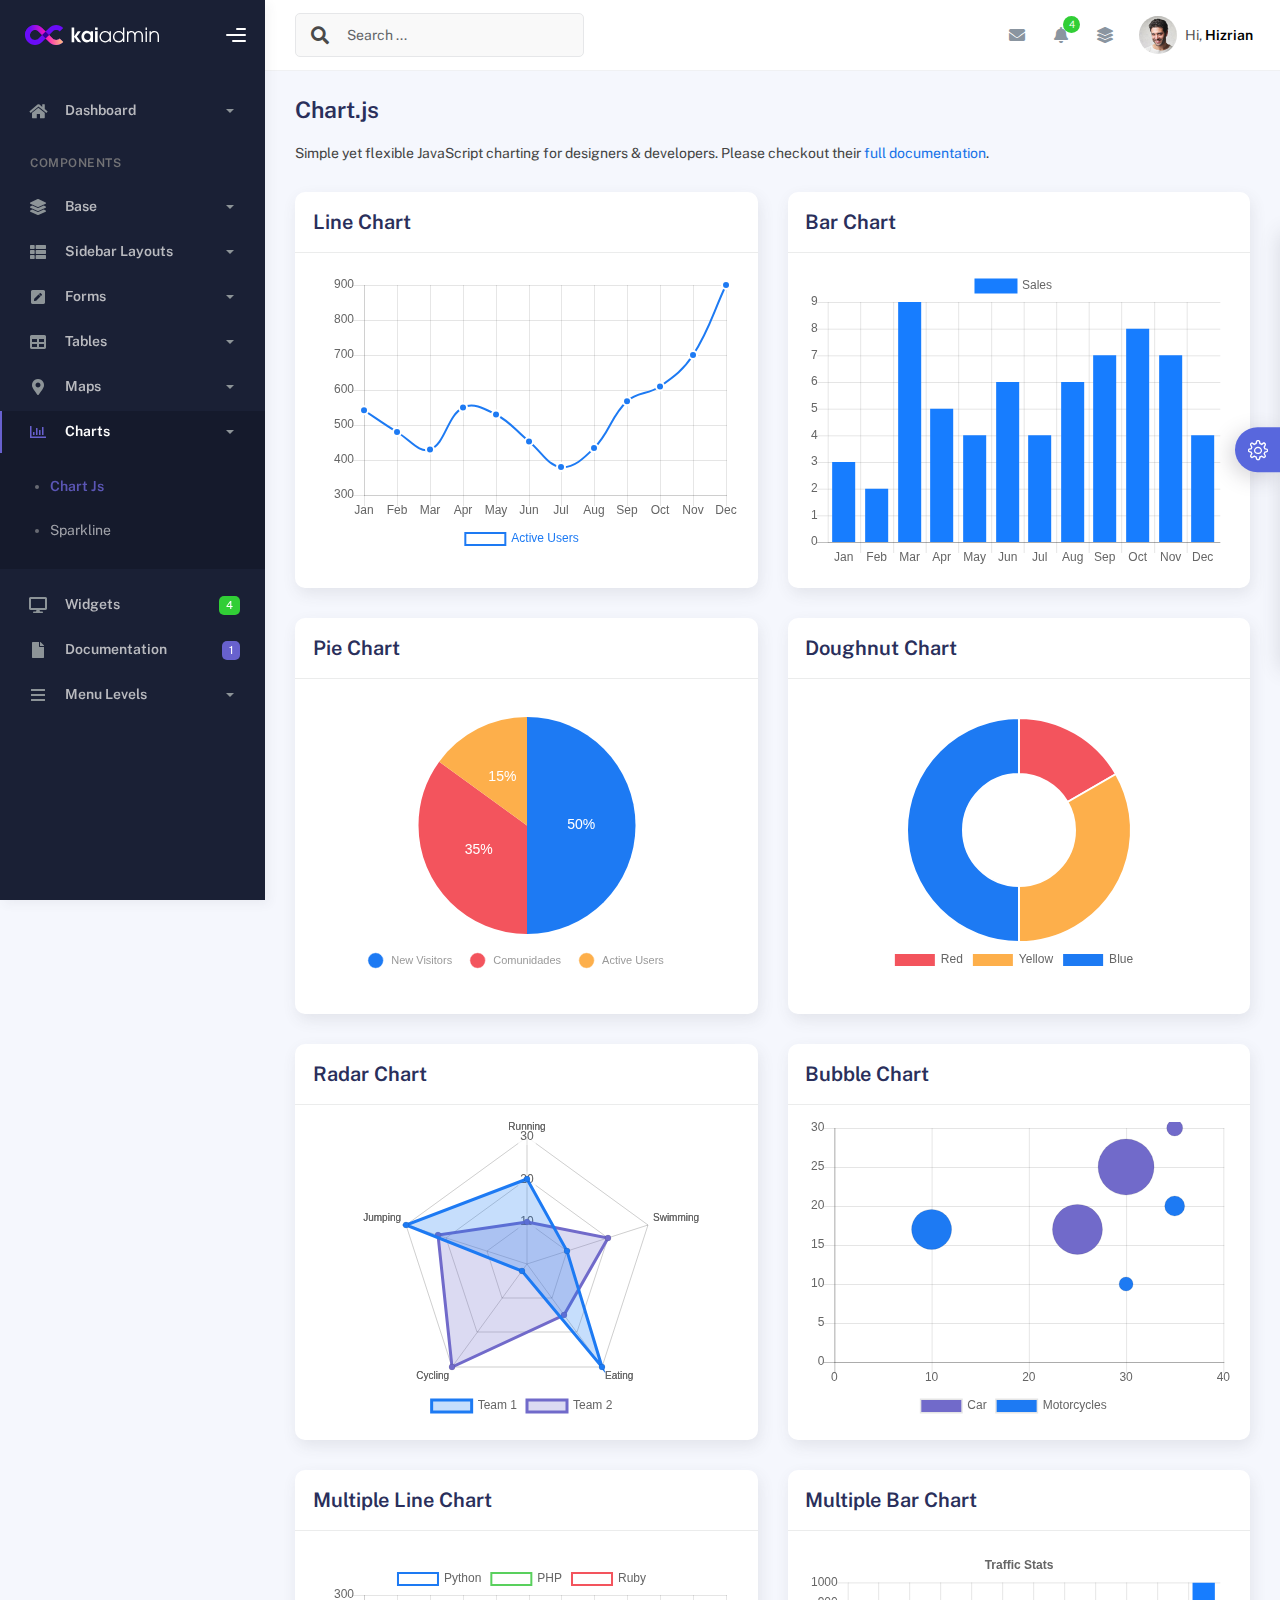
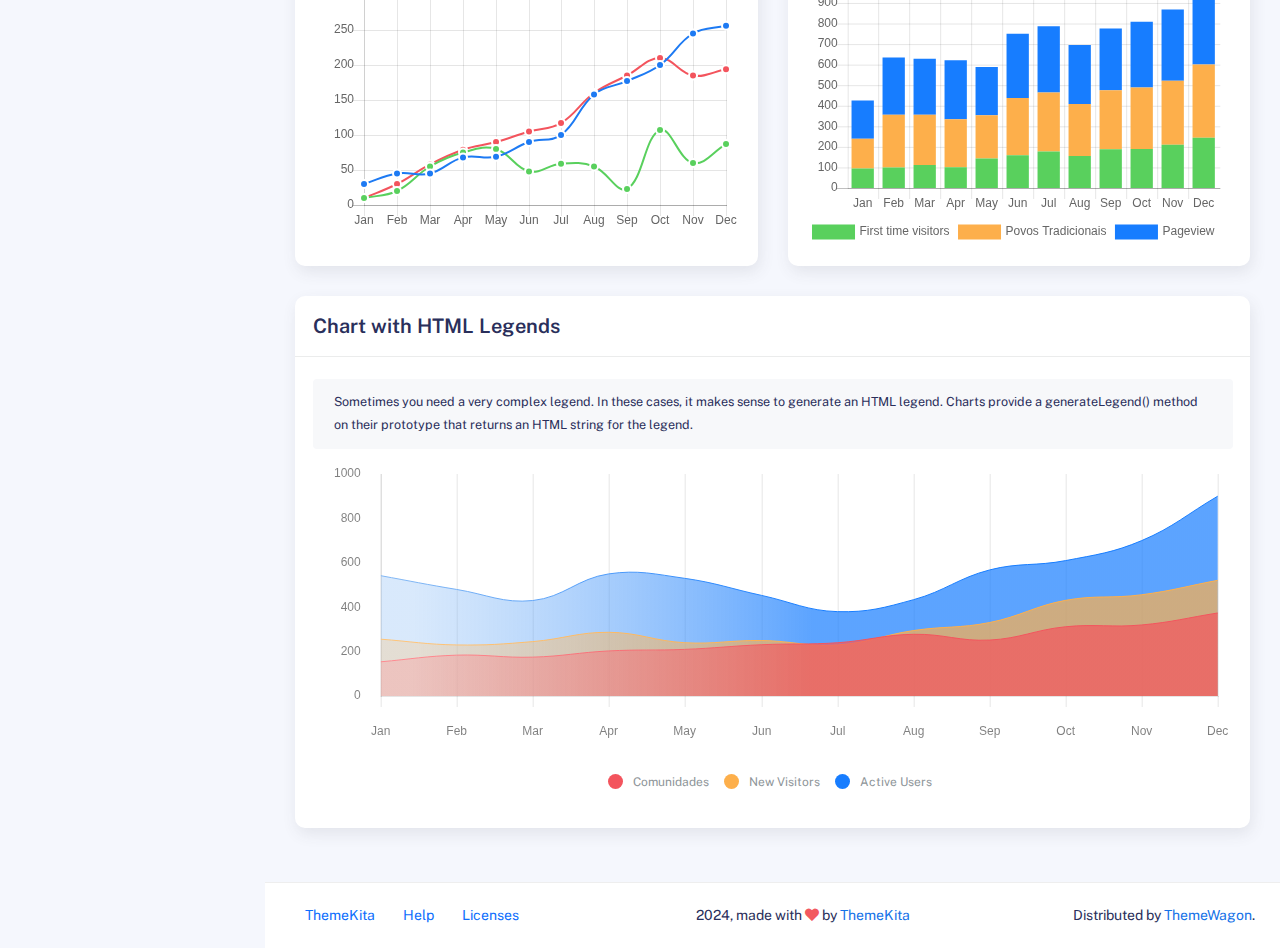
<file: charts/charts.html>
<!DOCTYPE html>
<html lang="en">
  <head>
    <meta http-equiv="X-UA-Compatible" content="IE=edge" />
    <title>Charts - Kaiadmin Bootstrap 5 Admin Dashboard</title>
    <meta
      content="width=device-width, initial-scale=1.0, shrink-to-fit=no"
      name="viewport"
    />
    <link
      rel="icon"
      href="../assets/img/kaiadmin/favicon.ico"
      type="image/x-icon"
    />

    <!-- Fonts and icons -->
    <script src="../assets/js/plugin/webfont/webfont.min.js"></script>
    <script>
      WebFont.load({
        google: { families: ["Public Sans:300,400,500,600,700"] },
        custom: {
          families: [
            "Font Awesome 5 Solid",
            "Font Awesome 5 Regular",
            "Font Awesome 5 Brands",
            "simple-line-icons",
          ],
          urls: ["../assets/css/fonts.min.css"],
        },
        active: function () {
          sessionStorage.fonts = true;
        },
      });
    </script>

    <!-- CSS Files -->
    <link rel="stylesheet" href="../assets/css/bootstrap.min.css" />
    <link rel="stylesheet" href="../assets/css/plugins.min.css" />
    <link rel="stylesheet" href="../assets/css/kaiadmin.min.css" />

    <!-- CSS Just for demo purpose, don't include it in your project -->
    <link rel="stylesheet" href="../assets/css/demo.css" />
  </head>
  <body>
    <div class="wrapper">
      <!-- Sidebar -->
      <div class="sidebar" data-background-color="dark">
        <div class="sidebar-logo">
          <!-- Logo Header -->
          <div class="logo-header" data-background-color="dark">
            <a href="../index.html" class="logo">
              <img
                src="../assets/img/kaiadmin/logo_light.svg"
                alt="navbar brand"
                class="navbar-brand"
                height="20"
              />
            </a>
            <div class="nav-toggle">
              <button class="btn btn-toggle toggle-sidebar">
                <i class="gg-menu-right"></i>
              </button>
              <button class="btn btn-toggle sidenav-toggler">
                <i class="gg-menu-left"></i>
              </button>
            </div>
            <button class="topbar-toggler more">
              <i class="gg-more-vertical-alt"></i>
            </button>
          </div>
          <!-- End Logo Header -->
        </div>
        <div class="sidebar-wrapper scrollbar scrollbar-inner">
          <div class="sidebar-content">
            <ul class="nav nav-secondary">
              <li class="nav-item">
                <a
                  data-bs-toggle="collapse"
                  href="#dashboard"
                  class="collapsed"
                  aria-expanded="false"
                >
                  <i class="fas fa-home"></i>
                  <p>Dashboard</p>
                  <span class="caret"></span>
                </a>
                <div class="collapse" id="dashboard">
                  <ul class="nav nav-collapse">
                    <li>
                      <a href="../../demo1/index.html">
                        <span class="sub-item">Dashboard 1</span>
                      </a>
                    </li>
                  </ul>
                </div>
              </li>
              <li class="nav-section">
                <span class="sidebar-mini-icon">
                  <i class="fa fa-ellipsis-h"></i>
                </span>
                <h4 class="text-section">Components</h4>
              </li>
              <li class="nav-item">
                <a data-bs-toggle="collapse" href="#base">
                  <i class="fas fa-layer-group"></i>
                  <p>Base</p>
                  <span class="caret"></span>
                </a>
                <div class="collapse" id="base">
                  <ul class="nav nav-collapse">
                    <li>
                      <a href="../components/avatars.html">
                        <span class="sub-item">Avatars</span>
                      </a>
                    </li>
                    <li>
                      <a href="../components/buttons.html">
                        <span class="sub-item">Buttons</span>
                      </a>
                    </li>
                    <li>
                      <a href="../components/gridsystem.html">
                        <span class="sub-item">Grid System</span>
                      </a>
                    </li>
                    <li>
                      <a href="../components/panels.html">
                        <span class="sub-item">Panels</span>
                      </a>
                    </li>
                    <li>
                      <a href="../components/notifications.html">
                        <span class="sub-item">Notifications</span>
                      </a>
                    </li>
                    <li>
                      <a href="../components/sweetalert.html">
                        <span class="sub-item">Sweet Alert</span>
                      </a>
                    </li>
                    <li>
                      <a href="../components/font-awesome-icons.html">
                        <span class="sub-item">Font Awesome Icons</span>
                      </a>
                    </li>
                    <li>
                      <a href="../components/simple-line-icons.html">
                        <span class="sub-item">Simple Line Icons</span>
                      </a>
                    </li>
                    <li>
                      <a href="../components/typography.html">
                        <span class="sub-item">Typography</span>
                      </a>
                    </li>
                  </ul>
                </div>
              </li>
              <li class="nav-item">
                <a data-bs-toggle="collapse" href="#sidebarLayouts">
                  <i class="fas fa-th-list"></i>
                  <p>Sidebar Layouts</p>
                  <span class="caret"></span>
                </a>
                <div class="collapse" id="sidebarLayouts">
                  <ul class="nav nav-collapse">
                    <li>
                      <a href="../sidebar-style-2.html">
                        <span class="sub-item">Sidebar Style 2</span>
                      </a>
                    </li>
                    <li>
                      <a href="../icon-menu.html">
                        <span class="sub-item">Icon Menu</span>
                      </a>
                    </li>
                  </ul>
                </div>
              </li>
              <li class="nav-item">
                <a data-bs-toggle="collapse" href="#forms">
                  <i class="fas fa-pen-square"></i>
                  <p>Forms</p>
                  <span class="caret"></span>
                </a>
                <div class="collapse" id="forms">
                  <ul class="nav nav-collapse">
                    <li>
                      <a href="../forms/forms.html">
                        <span class="sub-item">Basic Form</span>
                      </a>
                    </li>
                  </ul>
                </div>
              </li>
              <li class="nav-item">
                <a data-bs-toggle="collapse" href="#tables">
                  <i class="fas fa-table"></i>
                  <p>Tables</p>
                  <span class="caret"></span>
                </a>
                <div class="collapse" id="tables">
                  <ul class="nav nav-collapse">
                    <li>
                      <a href="../tables/tables.html">
                        <span class="sub-item">Basic Table</span>
                      </a>
                    </li>
                    <li>
                      <a href="../tables/datatables.html">
                        <span class="sub-item">Datatables</span>
                      </a>
                    </li>
                  </ul>
                </div>
              </li>
              <li class="nav-item">
                <a data-bs-toggle="collapse" href="#maps">
                  <i class="fas fa-map-marker-alt"></i>
                  <p>Maps</p>
                  <span class="caret"></span>
                </a>
                <div class="collapse" id="maps">
                  <ul class="nav nav-collapse">
                    <li>
                      <a href="../maps/googlemaps.html">
                        <span class="sub-item">Google Maps</span>
                      </a>
                    </li>
                    <li>
                      <a href="../maps/jsvectormap.html">
                        <span class="sub-item">Jsvectormap</span>
                      </a>
                    </li>
                  </ul>
                </div>
              </li>
              <li class="nav-item active submenu">
                <a data-bs-toggle="collapse" href="#charts">
                  <i class="far fa-chart-bar"></i>
                  <p>Charts</p>
                  <span class="caret"></span>
                </a>
                <div class="collapse show" id="charts">
                  <ul class="nav nav-collapse">
                    <li class="active">
                      <a href="../charts/charts.html">
                        <span class="sub-item">Chart Js</span>
                      </a>
                    </li>
                    <li>
                      <a href="../charts/sparkline.html">
                        <span class="sub-item">Sparkline</span>
                      </a>
                    </li>
                  </ul>
                </div>
              </li>
              <li class="nav-item">
                <a href="../widgets.html">
                  <i class="fas fa-desktop"></i>
                  <p>Widgets</p>
                  <span class="badge badge-success">4</span>
                </a>
              </li>
              <li class="nav-item">
                <a href="../../../documentation/index.html">
                  <i class="fas fa-file"></i>
                  <p>Documentation</p>
                  <span class="badge badge-secondary">1</span>
                </a>
              </li>
              <li class="nav-item">
                <a data-bs-toggle="collapse" href="#submenu">
                  <i class="fas fa-bars"></i>
                  <p>Menu Levels</p>
                  <span class="caret"></span>
                </a>
                <div class="collapse" id="submenu">
                  <ul class="nav nav-collapse">
                    <li>
                      <a data-bs-toggle="collapse" href="#subnav1">
                        <span class="sub-item">Level 1</span>
                        <span class="caret"></span>
                      </a>
                      <div class="collapse" id="subnav1">
                        <ul class="nav nav-collapse subnav">
                          <li>
                            <a href="#">
                              <span class="sub-item">Level 2</span>
                            </a>
                          </li>
                          <li>
                            <a href="#">
                              <span class="sub-item">Level 2</span>
                            </a>
                          </li>
                        </ul>
                      </div>
                    </li>
                    <li>
                      <a data-bs-toggle="collapse" href="#subnav2">
                        <span class="sub-item">Level 1</span>
                        <span class="caret"></span>
                      </a>
                      <div class="collapse" id="subnav2">
                        <ul class="nav nav-collapse subnav">
                          <li>
                            <a href="#">
                              <span class="sub-item">Level 2</span>
                            </a>
                          </li>
                        </ul>
                      </div>
                    </li>
                    <li>
                      <a href="#">
                        <span class="sub-item">Level 1</span>
                      </a>
                    </li>
                  </ul>
                </div>
              </li>
            </ul>
          </div>
        </div>
      </div>
      <!-- End Sidebar -->

      <div class="main-panel">
        <div class="main-header">
          <div class="main-header-logo">
            <!-- Logo Header -->
            <div class="logo-header" data-background-color="dark">
              <a href="../index.html" class="logo">
                <img
                  src="../assets/img/kaiadmin/logo_light.svg"
                  alt="navbar brand"
                  class="navbar-brand"
                  height="20"
                />
              </a>
              <div class="nav-toggle">
                <button class="btn btn-toggle toggle-sidebar">
                  <i class="gg-menu-right"></i>
                </button>
                <button class="btn btn-toggle sidenav-toggler">
                  <i class="gg-menu-left"></i>
                </button>
              </div>
              <button class="topbar-toggler more">
                <i class="gg-more-vertical-alt"></i>
              </button>
            </div>
            <!-- End Logo Header -->
          </div>
          <!-- Navbar Header -->
          <nav
            class="navbar navbar-header navbar-header-transparent navbar-expand-lg border-bottom"
          >
            <div class="container-fluid">
              <nav
                class="navbar navbar-header-left navbar-expand-lg navbar-form nav-search p-0 d-none d-lg-flex"
              >
                <div class="input-group">
                  <div class="input-group-prepend">
                    <button type="submit" class="btn btn-search pe-1">
                      <i class="fa fa-search search-icon"></i>
                    </button>
                  </div>
                  <input
                    type="text"
                    placeholder="Search ..."
                    class="form-control"
                  />
                </div>
              </nav>

              <ul class="navbar-nav topbar-nav ms-md-auto align-items-center">
                <li
                  class="nav-item topbar-icon dropdown hidden-caret d-flex d-lg-none"
                >
                  <a
                    class="nav-link dropdown-toggle"
                    data-bs-toggle="dropdown"
                    href="#"
                    role="button"
                    aria-expanded="false"
                    aria-haspopup="true"
                  >
                    <i class="fa fa-search"></i>
                  </a>
                  <ul class="dropdown-menu dropdown-search animated fadeIn">
                    <form class="navbar-left navbar-form nav-search">
                      <div class="input-group">
                        <input
                          type="text"
                          placeholder="Search ..."
                          class="form-control"
                        />
                      </div>
                    </form>
                  </ul>
                </li>
                <li class="nav-item topbar-icon dropdown hidden-caret">
                  <a
                    class="nav-link dropdown-toggle"
                    href="#"
                    id="messageDropdown"
                    role="button"
                    data-bs-toggle="dropdown"
                    aria-haspopup="true"
                    aria-expanded="false"
                  >
                    <i class="fa fa-envelope"></i>
                  </a>
                  <ul
                    class="dropdown-menu messages-notif-box animated fadeIn"
                    aria-labelledby="messageDropdown"
                  >
                    <li>
                      <div
                        class="dropdown-title d-flex justify-content-between align-items-center"
                      >
                        Messages
                        <a href="#" class="small">Mark all as read</a>
                      </div>
                    </li>
                    <li>
                      <div class="message-notif-scroll scrollbar-outer">
                        <div class="notif-center">
                          <a href="#">
                            <div class="notif-img">
                              <img
                                src="../assets/img/jm_denis.jpg"
                                alt="Img Profile"
                              />
                            </div>
                            <div class="notif-content">
                              <span class="subject">Jimmy Denis</span>
                              <span class="block"> How are you ? </span>
                              <span class="time">5 minutes ago</span>
                            </div>
                          </a>
                          <a href="#">
                            <div class="notif-img">
                              <img
                                src="../assets/img/chadengle.jpg"
                                alt="Img Profile"
                              />
                            </div>
                            <div class="notif-content">
                              <span class="subject">Chad</span>
                              <span class="block"> Ok, Thanks ! </span>
                              <span class="time">12 minutes ago</span>
                            </div>
                          </a>
                          <a href="#">
                            <div class="notif-img">
                              <img
                                src="../assets/img/mlane.jpg"
                                alt="Img Profile"
                              />
                            </div>
                            <div class="notif-content">
                              <span class="subject">Jhon Doe</span>
                              <span class="block">
                                Ready for the meeting today...
                              </span>
                              <span class="time">12 minutes ago</span>
                            </div>
                          </a>
                          <a href="#">
                            <div class="notif-img">
                              <img
                                src="../assets/img/talha.jpg"
                                alt="Img Profile"
                              />
                            </div>
                            <div class="notif-content">
                              <span class="subject">Talha</span>
                              <span class="block"> Hi, Apa Kabar ? </span>
                              <span class="time">17 minutes ago</span>
                            </div>
                          </a>
                        </div>
                      </div>
                    </li>
                    <li>
                      <a class="see-all" href="javascript:void(0);"
                        >See all messages<i class="fa fa-angle-right"></i>
                      </a>
                    </li>
                  </ul>
                </li>
                <li class="nav-item topbar-icon dropdown hidden-caret">
                  <a
                    class="nav-link dropdown-toggle"
                    href="#"
                    id="notifDropdown"
                    role="button"
                    data-bs-toggle="dropdown"
                    aria-haspopup="true"
                    aria-expanded="false"
                  >
                    <i class="fa fa-bell"></i>
                    <span class="notification">4</span>
                  </a>
                  <ul
                    class="dropdown-menu notif-box animated fadeIn"
                    aria-labelledby="notifDropdown"
                  >
                    <li>
                      <div class="dropdown-title">
                        You have 4 new notification
                      </div>
                    </li>
                    <li>
                      <div class="notif-scroll scrollbar-outer">
                        <div class="notif-center">
                          <a href="#">
                            <div class="notif-icon notif-primary">
                              <i class="fa fa-user-plus"></i>
                            </div>
                            <div class="notif-content">
                              <span class="block"> New user registered </span>
                              <span class="time">5 minutes ago</span>
                            </div>
                          </a>
                          <a href="#">
                            <div class="notif-icon notif-success">
                              <i class="fa fa-comment"></i>
                            </div>
                            <div class="notif-content">
                              <span class="block">
                                Rahmad commented on Admin
                              </span>
                              <span class="time">12 minutes ago</span>
                            </div>
                          </a>
                          <a href="#">
                            <div class="notif-img">
                              <img
                                src="../assets/img/profile2.jpg"
                                alt="Img Profile"
                              />
                            </div>
                            <div class="notif-content">
                              <span class="block">
                                Reza send messages to you
                              </span>
                              <span class="time">12 minutes ago</span>
                            </div>
                          </a>
                          <a href="#">
                            <div class="notif-icon notif-danger">
                              <i class="fa fa-heart"></i>
                            </div>
                            <div class="notif-content">
                              <span class="block"> Farrah liked Admin </span>
                              <span class="time">17 minutes ago</span>
                            </div>
                          </a>
                        </div>
                      </div>
                    </li>
                    <li>
                      <a class="see-all" href="javascript:void(0);"
                        >See all notifications<i class="fa fa-angle-right"></i>
                      </a>
                    </li>
                  </ul>
                </li>
                <li class="nav-item topbar-icon dropdown hidden-caret">
                  <a
                    class="nav-link"
                    data-bs-toggle="dropdown"
                    href="#"
                    aria-expanded="false"
                  >
                    <i class="fas fa-layer-group"></i>
                  </a>
                  <div class="dropdown-menu quick-actions animated fadeIn">
                    <div class="quick-actions-header">
                      <span class="title mb-1">Quick Actions</span>
                      <span class="subtitle op-7">Shortcuts</span>
                    </div>
                    <div class="quick-actions-scroll scrollbar-outer">
                      <div class="quick-actions-items">
                        <div class="row m-0">
                          <a class="col-6 col-md-4 p-0" href="#">
                            <div class="quick-actions-item">
                              <div class="avatar-item bg-danger rounded-circle">
                                <i class="far fa-calendar-alt"></i>
                              </div>
                              <span class="text">Calendar</span>
                            </div>
                          </a>
                          <a class="col-6 col-md-4 p-0" href="#">
                            <div class="quick-actions-item">
                              <div
                                class="avatar-item bg-warning rounded-circle"
                              >
                                <i class="fas fa-map"></i>
                              </div>
                              <span class="text">Maps</span>
                            </div>
                          </a>
                          <a class="col-6 col-md-4 p-0" href="#">
                            <div class="quick-actions-item">
                              <div class="avatar-item bg-info rounded-circle">
                                <i class="fas fa-file-excel"></i>
                              </div>
                              <span class="text">Reports</span>
                            </div>
                          </a>
                          <a class="col-6 col-md-4 p-0" href="#">
                            <div class="quick-actions-item">
                              <div
                                class="avatar-item bg-success rounded-circle"
                              >
                                <i class="fas fa-envelope"></i>
                              </div>
                              <span class="text">Emails</span>
                            </div>
                          </a>
                          <a class="col-6 col-md-4 p-0" href="#">
                            <div class="quick-actions-item">
                              <div
                                class="avatar-item bg-primary rounded-circle"
                              >
                                <i class="fas fa-file-invoice-dollar"></i>
                              </div>
                              <span class="text">Invoice</span>
                            </div>
                          </a>
                          <a class="col-6 col-md-4 p-0" href="#">
                            <div class="quick-actions-item">
                              <div
                                class="avatar-item bg-secondary rounded-circle"
                              >
                                <i class="fas fa-credit-card"></i>
                              </div>
                              <span class="text">Payments</span>
                            </div>
                          </a>
                        </div>
                      </div>
                    </div>
                  </div>
                </li>

                <li class="nav-item topbar-user dropdown hidden-caret">
                  <a
                    class="dropdown-toggle profile-pic"
                    data-bs-toggle="dropdown"
                    href="#"
                    aria-expanded="false"
                  >
                    <div class="avatar-sm">
                      <img
                        src="../assets/img/profile.jpg"
                        alt="..."
                        class="avatar-img rounded-circle"
                      />
                    </div>
                    <span class="profile-username">
                      <span class="op-7">Hi,</span>
                      <span class="fw-bold">Hizrian</span>
                    </span>
                  </a>
                  <ul class="dropdown-menu dropdown-user animated fadeIn">
                    <div class="dropdown-user-scroll scrollbar-outer">
                      <li>
                        <div class="user-box">
                          <div class="avatar-lg">
                            <img
                              src="../assets/img/profile.jpg"
                              alt="image profile"
                              class="avatar-img rounded"
                            />
                          </div>
                          <div class="u-text">
                            <h4>Hizrian</h4>
                            <p class="text-muted">hello@example.com</p>
                            <a
                              href="profile.html"
                              class="btn btn-xs btn-secondary btn-sm"
                              >View Profile</a
                            >
                          </div>
                        </div>
                      </li>
                      <li>
                        <div class="dropdown-divider"></div>
                        <a class="dropdown-item" href="#">My Profile</a>
                        <a class="dropdown-item" href="#">My Balance</a>
                        <a class="dropdown-item" href="#">Inbox</a>
                        <div class="dropdown-divider"></div>
                        <a class="dropdown-item" href="#">Account Setting</a>
                        <div class="dropdown-divider"></div>
                        <a class="dropdown-item" href="#">Logout</a>
                      </li>
                    </div>
                  </ul>
                </li>
              </ul>
            </div>
          </nav>
          <!-- End Navbar -->
        </div>

        <div class="container">
          <div class="page-inner">
            <h3 class="fw-bold mb-3">Chart.js</h3>
            <div class="page-category">
              Simple yet flexible JavaScript charting for designers &
              developers. Please checkout their
              <a href="http://www.chartjs.org/" target="_blank"
                >full documentation</a
              >.
            </div>
            <div class="row">
              <div class="col-md-6">
                <div class="card">
                  <div class="card-header">
                    <div class="card-title">Line Chart</div>
                  </div>
                  <div class="card-body">
                    <div class="chart-container">
                      <canvas id="lineChart"></canvas>
                    </div>
                  </div>
                </div>
              </div>
              <div class="col-md-6">
                <div class="card">
                  <div class="card-header">
                    <div class="card-title">Bar Chart</div>
                  </div>
                  <div class="card-body">
                    <div class="chart-container">
                      <canvas id="barChart"></canvas>
                    </div>
                  </div>
                </div>
              </div>
              <div class="col-md-6">
                <div class="card">
                  <div class="card-header">
                    <div class="card-title">Pie Chart</div>
                  </div>
                  <div class="card-body">
                    <div class="chart-container">
                      <canvas
                        id="pieChart"
                        style="width: 50%; height: 50%"
                      ></canvas>
                    </div>
                  </div>
                </div>
              </div>
              <div class="col-md-6">
                <div class="card">
                  <div class="card-header">
                    <div class="card-title">Doughnut Chart</div>
                  </div>
                  <div class="card-body">
                    <div class="chart-container">
                      <canvas
                        id="doughnutChart"
                        style="width: 50%; height: 50%"
                      ></canvas>
                    </div>
                  </div>
                </div>
              </div>
              <div class="col-md-6">
                <div class="card">
                  <div class="card-header">
                    <div class="card-title">Radar Chart</div>
                  </div>
                  <div class="card-body">
                    <div class="chart-container">
                      <canvas id="radarChart"></canvas>
                    </div>
                  </div>
                </div>
              </div>
              <div class="col-md-6">
                <div class="card">
                  <div class="card-header">
                    <div class="card-title">Bubble Chart</div>
                  </div>
                  <div class="card-body">
                    <div class="chart-container">
                      <canvas id="bubbleChart"></canvas>
                    </div>
                  </div>
                </div>
              </div>
              <div class="col-md-6">
                <div class="card">
                  <div class="card-header">
                    <div class="card-title">Multiple Line Chart</div>
                  </div>
                  <div class="card-body">
                    <div class="chart-container">
                      <canvas id="multipleLineChart"></canvas>
                    </div>
                  </div>
                </div>
              </div>
              <div class="col-md-6">
                <div class="card">
                  <div class="card-header">
                    <div class="card-title">Multiple Bar Chart</div>
                  </div>
                  <div class="card-body">
                    <div class="chart-container">
                      <canvas id="multipleBarChart"></canvas>
                    </div>
                  </div>
                </div>
              </div>
              <div class="col-md-12">
                <div class="card">
                  <div class="card-header">
                    <div class="card-title">Chart with HTML Legends</div>
                  </div>
                  <div class="card-body">
                    <div class="card-sub">
                      Sometimes you need a very complex legend. In these cases,
                      it makes sense to generate an HTML legend. Charts provide
                      a generateLegend() method on their prototype that returns
                      an HTML string for the legend.
                    </div>
                    <div class="chart-container">
                      <canvas id="htmlLegendsChart"></canvas>
                    </div>
                    <div id="myChartLegend"></div>
                  </div>
                </div>
              </div>
            </div>
          </div>
        </div>

        <footer class="footer">
          <div class="container-fluid d-flex justify-content-between">
            <nav class="pull-left">
              <ul class="nav">
                <li class="nav-item">
                  <a class="nav-link" href="http://www.themekita.com">
                    ThemeKita
                  </a>
                </li>
                <li class="nav-item">
                  <a class="nav-link" href="#"> Help </a>
                </li>
                <li class="nav-item">
                  <a class="nav-link" href="#"> Licenses </a>
                </li>
              </ul>
            </nav>
            <div class="copyright">
              2024, made with <i class="fa fa-heart heart text-danger"></i> by
              <a href="http://www.themekita.com">ThemeKita</a>
            </div>
            <div>
              Distributed by
              <a target="_blank" href="https://themewagon.com/">ThemeWagon</a>.
            </div>
          </div>
        </footer>
      </div>

      <!-- Custom template | don't include it in your project! -->
      <div class="custom-template">
        <div class="title">Settings</div>
        <div class="custom-content">
          <div class="switcher">
            <div class="switch-block">
              <h4>Logo Header</h4>
              <div class="btnSwitch">
                <button
                  type="button"
                  class="selected changeLogoHeaderColor"
                  data-color="dark"
                ></button>
                <button
                  type="button"
                  class="selected changeLogoHeaderColor"
                  data-color="blue"
                ></button>
                <button
                  type="button"
                  class="changeLogoHeaderColor"
                  data-color="purple"
                ></button>
                <button
                  type="button"
                  class="changeLogoHeaderColor"
                  data-color="light-blue"
                ></button>
                <button
                  type="button"
                  class="changeLogoHeaderColor"
                  data-color="green"
                ></button>
                <button
                  type="button"
                  class="changeLogoHeaderColor"
                  data-color="orange"
                ></button>
                <button
                  type="button"
                  class="changeLogoHeaderColor"
                  data-color="red"
                ></button>
                <button
                  type="button"
                  class="changeLogoHeaderColor"
                  data-color="white"
                ></button>
                <br />
                <button
                  type="button"
                  class="changeLogoHeaderColor"
                  data-color="dark2"
                ></button>
                <button
                  type="button"
                  class="changeLogoHeaderColor"
                  data-color="blue2"
                ></button>
                <button
                  type="button"
                  class="changeLogoHeaderColor"
                  data-color="purple2"
                ></button>
                <button
                  type="button"
                  class="changeLogoHeaderColor"
                  data-color="light-blue2"
                ></button>
                <button
                  type="button"
                  class="changeLogoHeaderColor"
                  data-color="green2"
                ></button>
                <button
                  type="button"
                  class="changeLogoHeaderColor"
                  data-color="orange2"
                ></button>
                <button
                  type="button"
                  class="changeLogoHeaderColor"
                  data-color="red2"
                ></button>
              </div>
            </div>
            <div class="switch-block">
              <h4>Navbar Header</h4>
              <div class="btnSwitch">
                <button
                  type="button"
                  class="changeTopBarColor"
                  data-color="dark"
                ></button>
                <button
                  type="button"
                  class="changeTopBarColor"
                  data-color="blue"
                ></button>
                <button
                  type="button"
                  class="changeTopBarColor"
                  data-color="purple"
                ></button>
                <button
                  type="button"
                  class="changeTopBarColor"
                  data-color="light-blue"
                ></button>
                <button
                  type="button"
                  class="changeTopBarColor"
                  data-color="green"
                ></button>
                <button
                  type="button"
                  class="changeTopBarColor"
                  data-color="orange"
                ></button>
                <button
                  type="button"
                  class="changeTopBarColor"
                  data-color="red"
                ></button>
                <button
                  type="button"
                  class="changeTopBarColor"
                  data-color="white"
                ></button>
                <br />
                <button
                  type="button"
                  class="changeTopBarColor"
                  data-color="dark2"
                ></button>
                <button
                  type="button"
                  class="selected changeTopBarColor"
                  data-color="blue2"
                ></button>
                <button
                  type="button"
                  class="changeTopBarColor"
                  data-color="purple2"
                ></button>
                <button
                  type="button"
                  class="changeTopBarColor"
                  data-color="light-blue2"
                ></button>
                <button
                  type="button"
                  class="changeTopBarColor"
                  data-color="green2"
                ></button>
                <button
                  type="button"
                  class="changeTopBarColor"
                  data-color="orange2"
                ></button>
                <button
                  type="button"
                  class="changeTopBarColor"
                  data-color="red2"
                ></button>
              </div>
            </div>
            <div class="switch-block">
              <h4>Sidebar</h4>
              <div class="btnSwitch">
                <button
                  type="button"
                  class="selected changeSideBarColor"
                  data-color="white"
                ></button>
                <button
                  type="button"
                  class="changeSideBarColor"
                  data-color="dark"
                ></button>
                <button
                  type="button"
                  class="changeSideBarColor"
                  data-color="dark2"
                ></button>
              </div>
            </div>
          </div>
        </div>
        <div class="custom-toggle">
          <i class="icon-settings"></i>
        </div>
      </div>
      <!-- End Custom template -->
    </div>
    <!--   Core JS Files   -->
    <script src="../assets/js/core/jquery-3.7.1.min.js"></script>
    <script src="../assets/js/core/popper.min.js"></script>
    <script src="../assets/js/core/bootstrap.min.js"></script>
    <!-- Chart JS -->
    <script src="../assets/js/plugin/chart.js/chart.min.js"></script>
    <!-- jQuery Scrollbar -->
    <script src="../assets/js/plugin/jquery-scrollbar/jquery.scrollbar.min.js"></script>
    <!-- Kaiadmin JS -->
    <script src="../assets/js/kaiadmin.min.js"></script>
    <!-- Kaiadmin DEMO methods, don't include it in your project! -->
    <script src="../assets/js/setting-demo2.js"></script>
    <script>
      var lineChart = document.getElementById("lineChart").getContext("2d"),
        barChart = document.getElementById("barChart").getContext("2d"),
        pieChart = document.getElementById("pieChart").getContext("2d"),
        doughnutChart = document
          .getElementById("doughnutChart")
          .getContext("2d"),
        radarChart = document.getElementById("radarChart").getContext("2d"),
        bubbleChart = document.getElementById("bubbleChart").getContext("2d"),
        multipleLineChart = document
          .getElementById("multipleLineChart")
          .getContext("2d"),
        multipleBarChart = document
          .getElementById("multipleBarChart")
          .getContext("2d"),
        htmlLegendsChart = document
          .getElementById("htmlLegendsChart")
          .getContext("2d");

      var myLineChart = new Chart(lineChart, {
        type: "line",
        data: {
          labels: [
            "Jan",
            "Feb",
            "Mar",
            "Apr",
            "May",
            "Jun",
            "Jul",
            "Aug",
            "Sep",
            "Oct",
            "Nov",
            "Dec",
          ],
          datasets: [
            {
              label: "Active Users",
              borderColor: "#1d7af3",
              pointBorderColor: "#FFF",
              pointBackgroundColor: "#1d7af3",
              pointBorderWidth: 2,
              pointHoverRadius: 4,
              pointHoverBorderWidth: 1,
              pointRadius: 4,
              backgroundColor: "transparent",
              fill: true,
              borderWidth: 2,
              data: [
                542, 480, 430, 550, 530, 453, 380, 434, 568, 610, 700, 900,
              ],
            },
          ],
        },
        options: {
          responsive: true,
          maintainAspectRatio: false,
          legend: {
            position: "bottom",
            labels: {
              padding: 10,
              fontColor: "#1d7af3",
            },
          },
          tooltips: {
            bodySpacing: 4,
            mode: "nearest",
            intersect: 0,
            position: "nearest",
            xPadding: 10,
            yPadding: 10,
            caretPadding: 10,
          },
          layout: {
            padding: { left: 15, right: 15, top: 15, bottom: 15 },
          },
        },
      });

      var myBarChart = new Chart(barChart, {
        type: "bar",
        data: {
          labels: [
            "Jan",
            "Feb",
            "Mar",
            "Apr",
            "May",
            "Jun",
            "Jul",
            "Aug",
            "Sep",
            "Oct",
            "Nov",
            "Dec",
          ],
          datasets: [
            {
              label: "Sales",
              backgroundColor: "rgb(23, 125, 255)",
              borderColor: "rgb(23, 125, 255)",
              data: [3, 2, 9, 5, 4, 6, 4, 6, 7, 8, 7, 4],
            },
          ],
        },
        options: {
          responsive: true,
          maintainAspectRatio: false,
          scales: {
            yAxes: [
              {
                ticks: {
                  beginAtZero: true,
                },
              },
            ],
          },
        },
      });

      var myPieChart = new Chart(pieChart, {
        type: "pie",
        data: {
          datasets: [
            {
              data: [50, 35, 15],
              backgroundColor: ["#1d7af3", "#f3545d", "#fdaf4b"],
              borderWidth: 0,
            },
          ],
          labels: ["New Visitors", "Comunidades", "Active Users"],
        },
        options: {
          responsive: true,
          maintainAspectRatio: false,
          legend: {
            position: "bottom",
            labels: {
              fontColor: "rgb(154, 154, 154)",
              fontSize: 11,
              usePointStyle: true,
              padding: 20,
            },
          },
          pieceLabel: {
            render: "percentage",
            fontColor: "white",
            fontSize: 14,
          },
          tooltips: false,
          layout: {
            padding: {
              left: 20,
              right: 20,
              top: 20,
              bottom: 20,
            },
          },
        },
      });

      var myDoughnutChart = new Chart(doughnutChart, {
        type: "doughnut",
        data: {
          datasets: [
            {
              data: [10, 20, 30],
              backgroundColor: ["#f3545d", "#fdaf4b", "#1d7af3"],
            },
          ],

          labels: ["Red", "Yellow", "Blue"],
        },
        options: {
          responsive: true,
          maintainAspectRatio: false,
          legend: {
            position: "bottom",
          },
          layout: {
            padding: {
              left: 20,
              right: 20,
              top: 20,
              bottom: 20,
            },
          },
        },
      });

      var myRadarChart = new Chart(radarChart, {
        type: "radar",
        data: {
          labels: ["Running", "Swimming", "Eating", "Cycling", "Jumping"],
          datasets: [
            {
              data: [20, 10, 30, 2, 30],
              borderColor: "#1d7af3",
              backgroundColor: "rgba(29, 122, 243, 0.25)",
              pointBackgroundColor: "#1d7af3",
              pointHoverRadius: 4,
              pointRadius: 3,
              label: "Team 1",
            },
            {
              data: [10, 20, 15, 30, 22],
              borderColor: "#716aca",
              backgroundColor: "rgba(113, 106, 202, 0.25)",
              pointBackgroundColor: "#716aca",
              pointHoverRadius: 4,
              pointRadius: 3,
              label: "Team 2",
            },
          ],
        },
        options: {
          responsive: true,
          maintainAspectRatio: false,
          legend: {
            position: "bottom",
          },
        },
      });

      var myBubbleChart = new Chart(bubbleChart, {
        type: "bubble",
        data: {
          datasets: [
            {
              label: "Car",
              data: [
                { x: 25, y: 17, r: 25 },
                { x: 30, y: 25, r: 28 },
                { x: 35, y: 30, r: 8 },
              ],
              backgroundColor: "#716aca",
            },
            {
              label: "Motorcycles",
              data: [
                { x: 10, y: 17, r: 20 },
                { x: 30, y: 10, r: 7 },
                { x: 35, y: 20, r: 10 },
              ],
              backgroundColor: "#1d7af3",
            },
          ],
        },
        options: {
          responsive: true,
          maintainAspectRatio: false,
          legend: {
            position: "bottom",
          },
          scales: {
            yAxes: [
              {
                ticks: {
                  beginAtZero: true,
                },
              },
            ],
            xAxes: [
              {
                ticks: {
                  beginAtZero: true,
                },
              },
            ],
          },
        },
      });

      var myMultipleLineChart = new Chart(multipleLineChart, {
        type: "line",
        data: {
          labels: [
            "Jan",
            "Feb",
            "Mar",
            "Apr",
            "May",
            "Jun",
            "Jul",
            "Aug",
            "Sep",
            "Oct",
            "Nov",
            "Dec",
          ],
          datasets: [
            {
              label: "Python",
              borderColor: "#1d7af3",
              pointBorderColor: "#FFF",
              pointBackgroundColor: "#1d7af3",
              pointBorderWidth: 2,
              pointHoverRadius: 4,
              pointHoverBorderWidth: 1,
              pointRadius: 4,
              backgroundColor: "transparent",
              fill: true,
              borderWidth: 2,
              data: [30, 45, 45, 68, 69, 90, 100, 158, 177, 200, 245, 256],
            },
            {
              label: "PHP",
              borderColor: "#59d05d",
              pointBorderColor: "#FFF",
              pointBackgroundColor: "#59d05d",
              pointBorderWidth: 2,
              pointHoverRadius: 4,
              pointHoverBorderWidth: 1,
              pointRadius: 4,
              backgroundColor: "transparent",
              fill: true,
              borderWidth: 2,
              data: [10, 20, 55, 75, 80, 48, 59, 55, 23, 107, 60, 87],
            },
            {
              label: "Ruby",
              borderColor: "#f3545d",
              pointBorderColor: "#FFF",
              pointBackgroundColor: "#f3545d",
              pointBorderWidth: 2,
              pointHoverRadius: 4,
              pointHoverBorderWidth: 1,
              pointRadius: 4,
              backgroundColor: "transparent",
              fill: true,
              borderWidth: 2,
              data: [10, 30, 58, 79, 90, 105, 117, 160, 185, 210, 185, 194],
            },
          ],
        },
        options: {
          responsive: true,
          maintainAspectRatio: false,
          legend: {
            position: "top",
          },
          tooltips: {
            bodySpacing: 4,
            mode: "nearest",
            intersect: 0,
            position: "nearest",
            xPadding: 10,
            yPadding: 10,
            caretPadding: 10,
          },
          layout: {
            padding: { left: 15, right: 15, top: 15, bottom: 15 },
          },
        },
      });

      var myMultipleBarChart = new Chart(multipleBarChart, {
        type: "bar",
        data: {
          labels: [
            "Jan",
            "Feb",
            "Mar",
            "Apr",
            "May",
            "Jun",
            "Jul",
            "Aug",
            "Sep",
            "Oct",
            "Nov",
            "Dec",
          ],
          datasets: [
            {
              label: "First time visitors",
              backgroundColor: "#59d05d",
              borderColor: "#59d05d",
              data: [95, 100, 112, 101, 144, 159, 178, 156, 188, 190, 210, 245],
            },
            {
              label: "Povos Tradicionais",
              backgroundColor: "#fdaf4b",
              borderColor: "#fdaf4b",
              data: [
                145, 256, 244, 233, 210, 279, 287, 253, 287, 299, 312, 356,
              ],
            },
            {
              label: "Pageview",
              backgroundColor: "#177dff",
              borderColor: "#177dff",
              data: [
                185, 279, 273, 287, 234, 312, 322, 286, 301, 320, 346, 399,
              ],
            },
          ],
        },
        options: {
          responsive: true,
          maintainAspectRatio: false,
          legend: {
            position: "bottom",
          },
          title: {
            display: true,
            text: "Traffic Stats",
          },
          tooltips: {
            mode: "index",
            intersect: false,
          },
          responsive: true,
          scales: {
            xAxes: [
              {
                stacked: true,
              },
            ],
            yAxes: [
              {
                stacked: true,
              },
            ],
          },
        },
      });

      // Chart with HTML Legends

      var gradientStroke = htmlLegendsChart.createLinearGradient(
        500,
        0,
        100,
        0
      );
      gradientStroke.addColorStop(0, "#177dff");
      gradientStroke.addColorStop(1, "#80b6f4");

      var gradientFill = htmlLegendsChart.createLinearGradient(500, 0, 100, 0);
      gradientFill.addColorStop(0, "rgba(23, 125, 255, 0.7)");
      gradientFill.addColorStop(1, "rgba(128, 182, 244, 0.3)");

      var gradientStroke2 = htmlLegendsChart.createLinearGradient(
        500,
        0,
        100,
        0
      );
      gradientStroke2.addColorStop(0, "#f3545d");
      gradientStroke2.addColorStop(1, "#ff8990");

      var gradientFill2 = htmlLegendsChart.createLinearGradient(500, 0, 100, 0);
      gradientFill2.addColorStop(0, "rgba(243, 84, 93, 0.7)");
      gradientFill2.addColorStop(1, "rgba(255, 137, 144, 0.3)");

      var gradientStroke3 = htmlLegendsChart.createLinearGradient(
        500,
        0,
        100,
        0
      );
      gradientStroke3.addColorStop(0, "#fdaf4b");
      gradientStroke3.addColorStop(1, "#ffc478");

      var gradientFill3 = htmlLegendsChart.createLinearGradient(500, 0, 100, 0);
      gradientFill3.addColorStop(0, "rgba(253, 175, 75, 0.7)");
      gradientFill3.addColorStop(1, "rgba(255, 196, 120, 0.3)");

      var myHtmlLegendsChart = new Chart(htmlLegendsChart, {
        type: "line",
        data: {
          labels: [
            "Jan",
            "Feb",
            "Mar",
            "Apr",
            "May",
            "Jun",
            "Jul",
            "Aug",
            "Sep",
            "Oct",
            "Nov",
            "Dec",
          ],
          datasets: [
            {
              label: "Comunidades",
              borderColor: gradientStroke2,
              pointBackgroundColor: gradientStroke2,
              pointRadius: 0,
              backgroundColor: gradientFill2,
              legendColor: "#f3545d",
              fill: true,
              borderWidth: 1,
              data: [
                154, 184, 175, 203, 210, 231, 240, 278, 252, 312, 320, 374,
              ],
            },
            {
              label: "New Visitors",
              borderColor: gradientStroke3,
              pointBackgroundColor: gradientStroke3,
              pointRadius: 0,
              backgroundColor: gradientFill3,
              legendColor: "#fdaf4b",
              fill: true,
              borderWidth: 1,
              data: [
                256, 230, 245, 287, 240, 250, 230, 295, 331, 431, 456, 521,
              ],
            },
            {
              label: "Active Users",
              borderColor: gradientStroke,
              pointBackgroundColor: gradientStroke,
              pointRadius: 0,
              backgroundColor: gradientFill,
              legendColor: "#177dff",
              fill: true,
              borderWidth: 1,
              data: [
                542, 480, 430, 550, 530, 453, 380, 434, 568, 610, 700, 900,
              ],
            },
          ],
        },
        options: {
          responsive: true,
          maintainAspectRatio: false,
          legend: {
            display: false,
          },
          tooltips: {
            bodySpacing: 4,
            mode: "nearest",
            intersect: 0,
            position: "nearest",
            xPadding: 10,
            yPadding: 10,
            caretPadding: 10,
          },
          layout: {
            padding: { left: 15, right: 15, top: 15, bottom: 15 },
          },
          scales: {
            yAxes: [
              {
                ticks: {
                  fontColor: "rgba(0,0,0,0.5)",
                  fontStyle: "500",
                  beginAtZero: false,
                  maxTicksLimit: 5,
                  padding: 20,
                },
                gridLines: {
                  drawTicks: false,
                  display: false,
                },
              },
            ],
            xAxes: [
              {
                gridLines: {
                  zeroLineColor: "transparent",
                },
                ticks: {
                  padding: 20,
                  fontColor: "rgba(0,0,0,0.5)",
                  fontStyle: "500",
                },
              },
            ],
          },
          legendCallback: function (chart) {
            var text = [];
            text.push('<ul class="' + chart.id + '-legend html-legend">');
            for (var i = 0; i < chart.data.datasets.length; i++) {
              text.push(
                '<li><span style="background-color:' +
                  chart.data.datasets[i].legendColor +
                  '"></span>'
              );
              if (chart.data.datasets[i].label) {
                text.push(chart.data.datasets[i].label);
              }
              text.push("</li>");
            }
            text.push("</ul>");
            return text.join("");
          },
        },
      });

      var myLegendContainer = document.getElementById("myChartLegend");

      // generate HTML legend
      myLegendContainer.innerHTML = myHtmlLegendsChart.generateLegend();

      // bind onClick event to all LI-tags of the legend
      var legendItems = myLegendContainer.getElementsByTagName("li");
      for (var i = 0; i < legendItems.length; i += 1) {
        legendItems[i].addEventListener("click", legendClickCallback, false);
      }
    </script>
  </body>
</html>
</file>
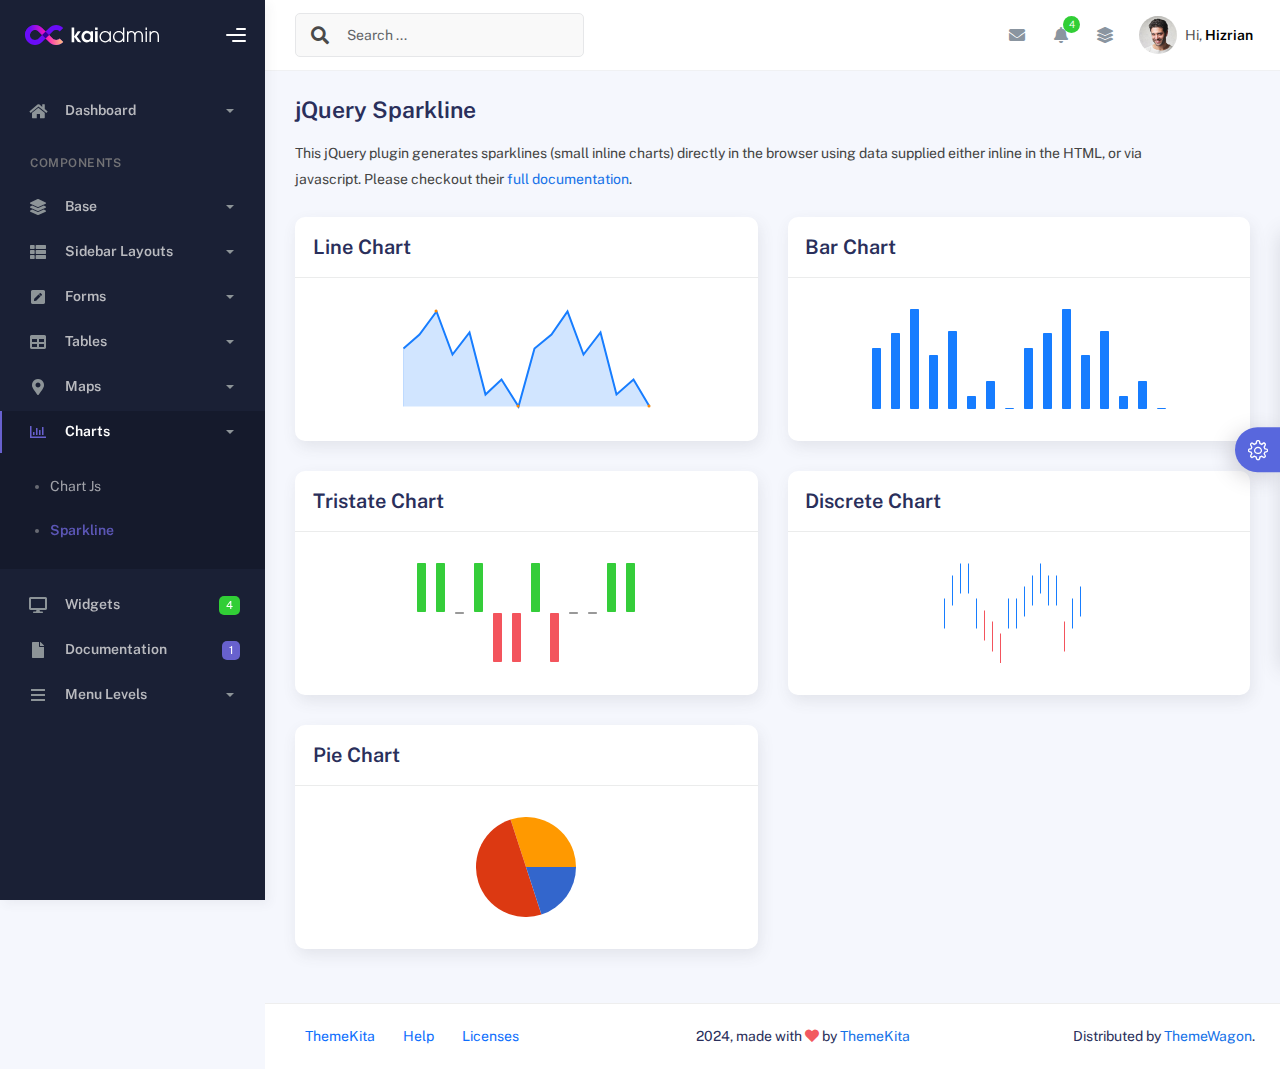
<file: charts/sparkline.html>
<!DOCTYPE html>
<html lang="en">
  <head>
    <meta http-equiv="X-UA-Compatible" content="IE=edge" />
    <title>Sparkline - Kaiadmin Bootstrap 5 Admin Dashboard</title>
    <meta
      content="width=device-width, initial-scale=1.0, shrink-to-fit=no"
      name="viewport"
    />
    <link
      rel="icon"
      href="../assets/img/kaiadmin/favicon.ico"
      type="image/x-icon"
    />

    <!-- Fonts and icons -->
    <script src="../assets/js/plugin/webfont/webfont.min.js"></script>
    <script>
      WebFont.load({
        google: { families: ["Public Sans:300,400,500,600,700"] },
        custom: {
          families: [
            "Font Awesome 5 Solid",
            "Font Awesome 5 Regular",
            "Font Awesome 5 Brands",
            "simple-line-icons",
          ],
          urls: ["../assets/css/fonts.min.css"],
        },
        active: function () {
          sessionStorage.fonts = true;
        },
      });
    </script>

    <!-- CSS Files -->
    <link rel="stylesheet" href="../assets/css/bootstrap.min.css" />
    <link rel="stylesheet" href="../assets/css/plugins.min.css" />
    <link rel="stylesheet" href="../assets/css/kaiadmin.min.css" />

    <!-- CSS Just for demo purpose, don't include it in your project -->
    <link rel="stylesheet" href="../assets/css/demo.css" />
  </head>
  <body>
    <div class="wrapper">
      <!-- Sidebar -->
      <div class="sidebar" data-background-color="dark">
        <div class="sidebar-logo">
          <!-- Logo Header -->
          <div class="logo-header" data-background-color="dark">
            <a href="../index.html" class="logo">
              <img
                src="../assets/img/kaiadmin/logo_light.svg"
                alt="navbar brand"
                class="navbar-brand"
                height="20"
              />
            </a>
            <div class="nav-toggle">
              <button class="btn btn-toggle toggle-sidebar">
                <i class="gg-menu-right"></i>
              </button>
              <button class="btn btn-toggle sidenav-toggler">
                <i class="gg-menu-left"></i>
              </button>
            </div>
            <button class="topbar-toggler more">
              <i class="gg-more-vertical-alt"></i>
            </button>
          </div>
          <!-- End Logo Header -->
        </div>
        <div class="sidebar-wrapper scrollbar scrollbar-inner">
          <div class="sidebar-content">
            <ul class="nav nav-secondary">
              <li class="nav-item">
                <a
                  data-bs-toggle="collapse"
                  href="#dashboard"
                  class="collapsed"
                  aria-expanded="false"
                >
                  <i class="fas fa-home"></i>
                  <p>Dashboard</p>
                  <span class="caret"></span>
                </a>
                <div class="collapse" id="dashboard">
                  <ul class="nav nav-collapse">
                    <li>
                      <a href="../../demo1/index.html">
                        <span class="sub-item">Dashboard 1</span>
                      </a>
                    </li>
                  </ul>
                </div>
              </li>
              <li class="nav-section">
                <span class="sidebar-mini-icon">
                  <i class="fa fa-ellipsis-h"></i>
                </span>
                <h4 class="text-section">Components</h4>
              </li>
              <li class="nav-item">
                <a data-bs-toggle="collapse" href="#base">
                  <i class="fas fa-layer-group"></i>
                  <p>Base</p>
                  <span class="caret"></span>
                </a>
                <div class="collapse" id="base">
                  <ul class="nav nav-collapse">
                    <li>
                      <a href="../components/avatars.html">
                        <span class="sub-item">Avatars</span>
                      </a>
                    </li>
                    <li>
                      <a href="../components/buttons.html">
                        <span class="sub-item">Buttons</span>
                      </a>
                    </li>
                    <li>
                      <a href="../components/gridsystem.html">
                        <span class="sub-item">Grid System</span>
                      </a>
                    </li>
                    <li>
                      <a href="../components/panels.html">
                        <span class="sub-item">Panels</span>
                      </a>
                    </li>
                    <li>
                      <a href="../components/notifications.html">
                        <span class="sub-item">Notifications</span>
                      </a>
                    </li>
                    <li>
                      <a href="../components/sweetalert.html">
                        <span class="sub-item">Sweet Alert</span>
                      </a>
                    </li>
                    <li>
                      <a href="../components/font-awesome-icons.html">
                        <span class="sub-item">Font Awesome Icons</span>
                      </a>
                    </li>
                    <li>
                      <a href="../components/simple-line-icons.html">
                        <span class="sub-item">Simple Line Icons</span>
                      </a>
                    </li>
                    <li>
                      <a href="../components/typography.html">
                        <span class="sub-item">Typography</span>
                      </a>
                    </li>
                  </ul>
                </div>
              </li>
              <li class="nav-item">
                <a data-bs-toggle="collapse" href="#sidebarLayouts">
                  <i class="fas fa-th-list"></i>
                  <p>Sidebar Layouts</p>
                  <span class="caret"></span>
                </a>
                <div class="collapse" id="sidebarLayouts">
                  <ul class="nav nav-collapse">
                    <li>
                      <a href="../sidebar-style-2.html">
                        <span class="sub-item">Sidebar Style 2</span>
                      </a>
                    </li>
                    <li>
                      <a href="../icon-menu.html">
                        <span class="sub-item">Icon Menu</span>
                      </a>
                    </li>
                  </ul>
                </div>
              </li>
              <li class="nav-item">
                <a data-bs-toggle="collapse" href="#forms">
                  <i class="fas fa-pen-square"></i>
                  <p>Forms</p>
                  <span class="caret"></span>
                </a>
                <div class="collapse" id="forms">
                  <ul class="nav nav-collapse">
                    <li>
                      <a href="../forms/forms.html">
                        <span class="sub-item">Basic Form</span>
                      </a>
                    </li>
                  </ul>
                </div>
              </li>
              <li class="nav-item">
                <a data-bs-toggle="collapse" href="#tables">
                  <i class="fas fa-table"></i>
                  <p>Tables</p>
                  <span class="caret"></span>
                </a>
                <div class="collapse" id="tables">
                  <ul class="nav nav-collapse">
                    <li>
                      <a href="../tables/tables.html">
                        <span class="sub-item">Basic Table</span>
                      </a>
                    </li>
                    <li>
                      <a href="../tables/datatables.html">
                        <span class="sub-item">Datatables</span>
                      </a>
                    </li>
                  </ul>
                </div>
              </li>
              <li class="nav-item">
                <a data-bs-toggle="collapse" href="#maps">
                  <i class="fas fa-map-marker-alt"></i>
                  <p>Maps</p>
                  <span class="caret"></span>
                </a>
                <div class="collapse" id="maps">
                  <ul class="nav nav-collapse">
                    <li>
                      <a href="../maps/googlemaps.html">
                        <span class="sub-item">Google Maps</span>
                      </a>
                    </li>
                    <li>
                      <a href="../maps/jsvectormap.html">
                        <span class="sub-item">Jsvectormap</span>
                      </a>
                    </li>
                  </ul>
                </div>
              </li>
              <li class="nav-item active submenu">
                <a data-bs-toggle="collapse" href="#charts">
                  <i class="far fa-chart-bar"></i>
                  <p>Charts</p>
                  <span class="caret"></span>
                </a>
                <div class="collapse show" id="charts">
                  <ul class="nav nav-collapse">
                    <li>
                      <a href="../charts/charts.html">
                        <span class="sub-item">Chart Js</span>
                      </a>
                    </li>
                    <li class="active">
                      <a href="../charts/sparkline.html">
                        <span class="sub-item">Sparkline</span>
                      </a>
                    </li>
                  </ul>
                </div>
              </li>
              <li class="nav-item">
                <a href="../widgets.html">
                  <i class="fas fa-desktop"></i>
                  <p>Widgets</p>
                  <span class="badge badge-success">4</span>
                </a>
              </li>
              <li class="nav-item">
                <a href="../../../documentation/index.html">
                  <i class="fas fa-file"></i>
                  <p>Documentation</p>
                  <span class="badge badge-secondary">1</span>
                </a>
              </li>
              <li class="nav-item">
                <a data-bs-toggle="collapse" href="#submenu">
                  <i class="fas fa-bars"></i>
                  <p>Menu Levels</p>
                  <span class="caret"></span>
                </a>
                <div class="collapse" id="submenu">
                  <ul class="nav nav-collapse">
                    <li>
                      <a data-bs-toggle="collapse" href="#subnav1">
                        <span class="sub-item">Level 1</span>
                        <span class="caret"></span>
                      </a>
                      <div class="collapse" id="subnav1">
                        <ul class="nav nav-collapse subnav">
                          <li>
                            <a href="#">
                              <span class="sub-item">Level 2</span>
                            </a>
                          </li>
                          <li>
                            <a href="#">
                              <span class="sub-item">Level 2</span>
                            </a>
                          </li>
                        </ul>
                      </div>
                    </li>
                    <li>
                      <a data-bs-toggle="collapse" href="#subnav2">
                        <span class="sub-item">Level 1</span>
                        <span class="caret"></span>
                      </a>
                      <div class="collapse" id="subnav2">
                        <ul class="nav nav-collapse subnav">
                          <li>
                            <a href="#">
                              <span class="sub-item">Level 2</span>
                            </a>
                          </li>
                        </ul>
                      </div>
                    </li>
                    <li>
                      <a href="#">
                        <span class="sub-item">Level 1</span>
                      </a>
                    </li>
                  </ul>
                </div>
              </li>
            </ul>
          </div>
        </div>
      </div>
      <!-- End Sidebar -->

      <div class="main-panel">
        <div class="main-header">
          <div class="main-header-logo">
            <!-- Logo Header -->
            <div class="logo-header" data-background-color="dark">
              <a href="../index.html" class="logo">
                <img
                  src="../assets/img/kaiadmin/logo_light.svg"
                  alt="navbar brand"
                  class="navbar-brand"
                  height="20"
                />
              </a>
              <div class="nav-toggle">
                <button class="btn btn-toggle toggle-sidebar">
                  <i class="gg-menu-right"></i>
                </button>
                <button class="btn btn-toggle sidenav-toggler">
                  <i class="gg-menu-left"></i>
                </button>
              </div>
              <button class="topbar-toggler more">
                <i class="gg-more-vertical-alt"></i>
              </button>
            </div>
            <!-- End Logo Header -->
          </div>
          <!-- Navbar Header -->
          <nav
            class="navbar navbar-header navbar-header-transparent navbar-expand-lg border-bottom"
          >
            <div class="container-fluid">
              <nav
                class="navbar navbar-header-left navbar-expand-lg navbar-form nav-search p-0 d-none d-lg-flex"
              >
                <div class="input-group">
                  <div class="input-group-prepend">
                    <button type="submit" class="btn btn-search pe-1">
                      <i class="fa fa-search search-icon"></i>
                    </button>
                  </div>
                  <input
                    type="text"
                    placeholder="Search ..."
                    class="form-control"
                  />
                </div>
              </nav>

              <ul class="navbar-nav topbar-nav ms-md-auto align-items-center">
                <li
                  class="nav-item topbar-icon dropdown hidden-caret d-flex d-lg-none"
                >
                  <a
                    class="nav-link dropdown-toggle"
                    data-bs-toggle="dropdown"
                    href="#"
                    role="button"
                    aria-expanded="false"
                    aria-haspopup="true"
                  >
                    <i class="fa fa-search"></i>
                  </a>
                  <ul class="dropdown-menu dropdown-search animated fadeIn">
                    <form class="navbar-left navbar-form nav-search">
                      <div class="input-group">
                        <input
                          type="text"
                          placeholder="Search ..."
                          class="form-control"
                        />
                      </div>
                    </form>
                  </ul>
                </li>
                <li class="nav-item topbar-icon dropdown hidden-caret">
                  <a
                    class="nav-link dropdown-toggle"
                    href="#"
                    id="messageDropdown"
                    role="button"
                    data-bs-toggle="dropdown"
                    aria-haspopup="true"
                    aria-expanded="false"
                  >
                    <i class="fa fa-envelope"></i>
                  </a>
                  <ul
                    class="dropdown-menu messages-notif-box animated fadeIn"
                    aria-labelledby="messageDropdown"
                  >
                    <li>
                      <div
                        class="dropdown-title d-flex justify-content-between align-items-center"
                      >
                        Messages
                        <a href="#" class="small">Mark all as read</a>
                      </div>
                    </li>
                    <li>
                      <div class="message-notif-scroll scrollbar-outer">
                        <div class="notif-center">
                          <a href="#">
                            <div class="notif-img">
                              <img
                                src="../assets/img/jm_denis.jpg"
                                alt="Img Profile"
                              />
                            </div>
                            <div class="notif-content">
                              <span class="subject">Jimmy Denis</span>
                              <span class="block"> How are you ? </span>
                              <span class="time">5 minutes ago</span>
                            </div>
                          </a>
                          <a href="#">
                            <div class="notif-img">
                              <img
                                src="../assets/img/chadengle.jpg"
                                alt="Img Profile"
                              />
                            </div>
                            <div class="notif-content">
                              <span class="subject">Chad</span>
                              <span class="block"> Ok, Thanks ! </span>
                              <span class="time">12 minutes ago</span>
                            </div>
                          </a>
                          <a href="#">
                            <div class="notif-img">
                              <img
                                src="../assets/img/mlane.jpg"
                                alt="Img Profile"
                              />
                            </div>
                            <div class="notif-content">
                              <span class="subject">Jhon Doe</span>
                              <span class="block">
                                Ready for the meeting today...
                              </span>
                              <span class="time">12 minutes ago</span>
                            </div>
                          </a>
                          <a href="#">
                            <div class="notif-img">
                              <img
                                src="../assets/img/talha.jpg"
                                alt="Img Profile"
                              />
                            </div>
                            <div class="notif-content">
                              <span class="subject">Talha</span>
                              <span class="block"> Hi, Apa Kabar ? </span>
                              <span class="time">17 minutes ago</span>
                            </div>
                          </a>
                        </div>
                      </div>
                    </li>
                    <li>
                      <a class="see-all" href="javascript:void(0);"
                        >See all messages<i class="fa fa-angle-right"></i>
                      </a>
                    </li>
                  </ul>
                </li>
                <li class="nav-item topbar-icon dropdown hidden-caret">
                  <a
                    class="nav-link dropdown-toggle"
                    href="#"
                    id="notifDropdown"
                    role="button"
                    data-bs-toggle="dropdown"
                    aria-haspopup="true"
                    aria-expanded="false"
                  >
                    <i class="fa fa-bell"></i>
                    <span class="notification">4</span>
                  </a>
                  <ul
                    class="dropdown-menu notif-box animated fadeIn"
                    aria-labelledby="notifDropdown"
                  >
                    <li>
                      <div class="dropdown-title">
                        You have 4 new notification
                      </div>
                    </li>
                    <li>
                      <div class="notif-scroll scrollbar-outer">
                        <div class="notif-center">
                          <a href="#">
                            <div class="notif-icon notif-primary">
                              <i class="fa fa-user-plus"></i>
                            </div>
                            <div class="notif-content">
                              <span class="block"> New user registered </span>
                              <span class="time">5 minutes ago</span>
                            </div>
                          </a>
                          <a href="#">
                            <div class="notif-icon notif-success">
                              <i class="fa fa-comment"></i>
                            </div>
                            <div class="notif-content">
                              <span class="block">
                                Rahmad commented on Admin
                              </span>
                              <span class="time">12 minutes ago</span>
                            </div>
                          </a>
                          <a href="#">
                            <div class="notif-img">
                              <img
                                src="../assets/img/profile2.jpg"
                                alt="Img Profile"
                              />
                            </div>
                            <div class="notif-content">
                              <span class="block">
                                Reza send messages to you
                              </span>
                              <span class="time">12 minutes ago</span>
                            </div>
                          </a>
                          <a href="#">
                            <div class="notif-icon notif-danger">
                              <i class="fa fa-heart"></i>
                            </div>
                            <div class="notif-content">
                              <span class="block"> Farrah liked Admin </span>
                              <span class="time">17 minutes ago</span>
                            </div>
                          </a>
                        </div>
                      </div>
                    </li>
                    <li>
                      <a class="see-all" href="javascript:void(0);"
                        >See all notifications<i class="fa fa-angle-right"></i>
                      </a>
                    </li>
                  </ul>
                </li>
                <li class="nav-item topbar-icon dropdown hidden-caret">
                  <a
                    class="nav-link"
                    data-bs-toggle="dropdown"
                    href="#"
                    aria-expanded="false"
                  >
                    <i class="fas fa-layer-group"></i>
                  </a>
                  <div class="dropdown-menu quick-actions animated fadeIn">
                    <div class="quick-actions-header">
                      <span class="title mb-1">Quick Actions</span>
                      <span class="subtitle op-7">Shortcuts</span>
                    </div>
                    <div class="quick-actions-scroll scrollbar-outer">
                      <div class="quick-actions-items">
                        <div class="row m-0">
                          <a class="col-6 col-md-4 p-0" href="#">
                            <div class="quick-actions-item">
                              <div class="avatar-item bg-danger rounded-circle">
                                <i class="far fa-calendar-alt"></i>
                              </div>
                              <span class="text">Calendar</span>
                            </div>
                          </a>
                          <a class="col-6 col-md-4 p-0" href="#">
                            <div class="quick-actions-item">
                              <div
                                class="avatar-item bg-warning rounded-circle"
                              >
                                <i class="fas fa-map"></i>
                              </div>
                              <span class="text">Maps</span>
                            </div>
                          </a>
                          <a class="col-6 col-md-4 p-0" href="#">
                            <div class="quick-actions-item">
                              <div class="avatar-item bg-info rounded-circle">
                                <i class="fas fa-file-excel"></i>
                              </div>
                              <span class="text">Reports</span>
                            </div>
                          </a>
                          <a class="col-6 col-md-4 p-0" href="#">
                            <div class="quick-actions-item">
                              <div
                                class="avatar-item bg-success rounded-circle"
                              >
                                <i class="fas fa-envelope"></i>
                              </div>
                              <span class="text">Emails</span>
                            </div>
                          </a>
                          <a class="col-6 col-md-4 p-0" href="#">
                            <div class="quick-actions-item">
                              <div
                                class="avatar-item bg-primary rounded-circle"
                              >
                                <i class="fas fa-file-invoice-dollar"></i>
                              </div>
                              <span class="text">Invoice</span>
                            </div>
                          </a>
                          <a class="col-6 col-md-4 p-0" href="#">
                            <div class="quick-actions-item">
                              <div
                                class="avatar-item bg-secondary rounded-circle"
                              >
                                <i class="fas fa-credit-card"></i>
                              </div>
                              <span class="text">Payments</span>
                            </div>
                          </a>
                        </div>
                      </div>
                    </div>
                  </div>
                </li>

                <li class="nav-item topbar-user dropdown hidden-caret">
                  <a
                    class="dropdown-toggle profile-pic"
                    data-bs-toggle="dropdown"
                    href="#"
                    aria-expanded="false"
                  >
                    <div class="avatar-sm">
                      <img
                        src="../assets/img/profile.jpg"
                        alt="..."
                        class="avatar-img rounded-circle"
                      />
                    </div>
                    <span class="profile-username">
                      <span class="op-7">Hi,</span>
                      <span class="fw-bold">Hizrian</span>
                    </span>
                  </a>
                  <ul class="dropdown-menu dropdown-user animated fadeIn">
                    <div class="dropdown-user-scroll scrollbar-outer">
                      <li>
                        <div class="user-box">
                          <div class="avatar-lg">
                            <img
                              src="../assets/img/profile.jpg"
                              alt="image profile"
                              class="avatar-img rounded"
                            />
                          </div>
                          <div class="u-text">
                            <h4>Hizrian</h4>
                            <p class="text-muted">hello@example.com</p>
                            <a
                              href="profile.html"
                              class="btn btn-xs btn-secondary btn-sm"
                              >View Profile</a
                            >
                          </div>
                        </div>
                      </li>
                      <li>
                        <div class="dropdown-divider"></div>
                        <a class="dropdown-item" href="#">My Profile</a>
                        <a class="dropdown-item" href="#">My Balance</a>
                        <a class="dropdown-item" href="#">Inbox</a>
                        <div class="dropdown-divider"></div>
                        <a class="dropdown-item" href="#">Account Setting</a>
                        <div class="dropdown-divider"></div>
                        <a class="dropdown-item" href="#">Logout</a>
                      </li>
                    </div>
                  </ul>
                </li>
              </ul>
            </div>
          </nav>
          <!-- End Navbar -->
        </div>

        <div class="container">
          <div class="page-inner">
            <h3 class="fw-bold mb-3">jQuery Sparkline</h3>
            <div class="page-category pe-md-5">
              This jQuery plugin generates sparklines (small inline charts)
              directly in the browser using data supplied either inline in the
              HTML, or via javascript. Please checkout their
              <a
                href="https://omnipotent.net/jquery.sparkline/#s-docs"
                target="_blank"
                >full documentation</a
              >.
            </div>
            <div class="row">
              <div class="col-md-6">
                <div class="card">
                  <div class="card-header">
                    <div class="card-title">Line Chart</div>
                  </div>
                  <div class="card-body">
                    <div class="d-flex justify-content-center p-3">
                      <div id="lineChart"></div>
                    </div>
                  </div>
                </div>
              </div>
              <div class="col-md-6">
                <div class="card">
                  <div class="card-header">
                    <div class="card-title">Bar Chart</div>
                  </div>
                  <div class="card-body">
                    <div class="d-flex justify-content-center p-3">
                      <div id="barChart"></div>
                    </div>
                  </div>
                </div>
              </div>
              <div class="col-md-6">
                <div class="card">
                  <div class="card-header">
                    <div class="card-title">Tristate Chart</div>
                  </div>
                  <div class="card-body">
                    <div class="d-flex justify-content-center p-3">
                      <div id="sparktristateChart"></div>
                    </div>
                  </div>
                </div>
              </div>
              <div class="col-md-6">
                <div class="card">
                  <div class="card-header">
                    <div class="card-title">Discrete Chart</div>
                  </div>
                  <div class="card-body">
                    <div class="d-flex justify-content-center p-3">
                      <div id="discreteChart"></div>
                    </div>
                  </div>
                </div>
              </div>
              <div class="col-md-6">
                <div class="card">
                  <div class="card-header">
                    <div class="card-title">Pie Chart</div>
                  </div>
                  <div class="card-body">
                    <div class="d-flex justify-content-center p-3">
                      <div id="pieChart"></div>
                    </div>
                  </div>
                </div>
              </div>
            </div>
          </div>
        </div>

        <footer class="footer">
          <div class="container-fluid d-flex justify-content-between">
            <nav class="pull-left">
              <ul class="nav">
                <li class="nav-item">
                  <a class="nav-link" href="http://www.themekita.com">
                    ThemeKita
                  </a>
                </li>
                <li class="nav-item">
                  <a class="nav-link" href="#"> Help </a>
                </li>
                <li class="nav-item">
                  <a class="nav-link" href="#"> Licenses </a>
                </li>
              </ul>
            </nav>
            <div class="copyright">
              2024, made with <i class="fa fa-heart heart text-danger"></i> by
              <a href="http://www.themekita.com">ThemeKita</a>
            </div>
            <div>
              Distributed by
              <a target="_blank" href="https://themewagon.com/">ThemeWagon</a>.
            </div>
          </div>
        </footer>
      </div>

      <!-- Custom template | don't include it in your project! -->
      <div class="custom-template">
        <div class="title">Settings</div>
        <div class="custom-content">
          <div class="switcher">
            <div class="switch-block">
              <h4>Logo Header</h4>
              <div class="btnSwitch">
                <button
                  type="button"
                  class="selected changeLogoHeaderColor"
                  data-color="dark"
                ></button>
                <button
                  type="button"
                  class="selected changeLogoHeaderColor"
                  data-color="blue"
                ></button>
                <button
                  type="button"
                  class="changeLogoHeaderColor"
                  data-color="purple"
                ></button>
                <button
                  type="button"
                  class="changeLogoHeaderColor"
                  data-color="light-blue"
                ></button>
                <button
                  type="button"
                  class="changeLogoHeaderColor"
                  data-color="green"
                ></button>
                <button
                  type="button"
                  class="changeLogoHeaderColor"
                  data-color="orange"
                ></button>
                <button
                  type="button"
                  class="changeLogoHeaderColor"
                  data-color="red"
                ></button>
                <button
                  type="button"
                  class="changeLogoHeaderColor"
                  data-color="white"
                ></button>
                <br />
                <button
                  type="button"
                  class="changeLogoHeaderColor"
                  data-color="dark2"
                ></button>
                <button
                  type="button"
                  class="changeLogoHeaderColor"
                  data-color="blue2"
                ></button>
                <button
                  type="button"
                  class="changeLogoHeaderColor"
                  data-color="purple2"
                ></button>
                <button
                  type="button"
                  class="changeLogoHeaderColor"
                  data-color="light-blue2"
                ></button>
                <button
                  type="button"
                  class="changeLogoHeaderColor"
                  data-color="green2"
                ></button>
                <button
                  type="button"
                  class="changeLogoHeaderColor"
                  data-color="orange2"
                ></button>
                <button
                  type="button"
                  class="changeLogoHeaderColor"
                  data-color="red2"
                ></button>
              </div>
            </div>
            <div class="switch-block">
              <h4>Navbar Header</h4>
              <div class="btnSwitch">
                <button
                  type="button"
                  class="changeTopBarColor"
                  data-color="dark"
                ></button>
                <button
                  type="button"
                  class="changeTopBarColor"
                  data-color="blue"
                ></button>
                <button
                  type="button"
                  class="changeTopBarColor"
                  data-color="purple"
                ></button>
                <button
                  type="button"
                  class="changeTopBarColor"
                  data-color="light-blue"
                ></button>
                <button
                  type="button"
                  class="changeTopBarColor"
                  data-color="green"
                ></button>
                <button
                  type="button"
                  class="changeTopBarColor"
                  data-color="orange"
                ></button>
                <button
                  type="button"
                  class="changeTopBarColor"
                  data-color="red"
                ></button>
                <button
                  type="button"
                  class="changeTopBarColor"
                  data-color="white"
                ></button>
                <br />
                <button
                  type="button"
                  class="changeTopBarColor"
                  data-color="dark2"
                ></button>
                <button
                  type="button"
                  class="selected changeTopBarColor"
                  data-color="blue2"
                ></button>
                <button
                  type="button"
                  class="changeTopBarColor"
                  data-color="purple2"
                ></button>
                <button
                  type="button"
                  class="changeTopBarColor"
                  data-color="light-blue2"
                ></button>
                <button
                  type="button"
                  class="changeTopBarColor"
                  data-color="green2"
                ></button>
                <button
                  type="button"
                  class="changeTopBarColor"
                  data-color="orange2"
                ></button>
                <button
                  type="button"
                  class="changeTopBarColor"
                  data-color="red2"
                ></button>
              </div>
            </div>
            <div class="switch-block">
              <h4>Sidebar</h4>
              <div class="btnSwitch">
                <button
                  type="button"
                  class="selected changeSideBarColor"
                  data-color="white"
                ></button>
                <button
                  type="button"
                  class="changeSideBarColor"
                  data-color="dark"
                ></button>
                <button
                  type="button"
                  class="changeSideBarColor"
                  data-color="dark2"
                ></button>
              </div>
            </div>
          </div>
        </div>
        <div class="custom-toggle">
          <i class="icon-settings"></i>
        </div>
      </div>
      <!-- End Custom template -->
    </div>
    <!--   Core JS Files   -->
    <script src="../assets/js/core/jquery-3.7.1.min.js"></script>
    <script src="../assets/js/core/popper.min.js"></script>
    <script src="../assets/js/core/bootstrap.min.js"></script>
    <!-- Sparkline -->
    <script src="../assets/js/plugin/jquery.sparkline/jquery.sparkline.min.js"></script>
    <!-- jQuery Scrollbar -->
    <script src="../assets/js/plugin/jquery-scrollbar/jquery.scrollbar.min.js"></script>
    <!-- Kaiadmin JS -->
    <script src="../assets/js/kaiadmin.min.js"></script>
    <!-- Kaiadmin DEMO methods, don't include it in your project! -->
    <script src="../assets/js/setting-demo2.js"></script>
    <script>
      $("#lineChart").sparkline(
        [
          102, 109, 120, 99, 110, 80, 87, 74, 102, 109, 120, 99, 110, 80, 87,
          74,
        ],
        {
          type: "line",
          height: "100",
          width: "250",
          lineWidth: "2",
          lineColor: "#177dff",
          fillColor: "rgba(23, 125, 255, 0.2)",
        }
      );

      $("#barChart").sparkline(
        [
          102, 109, 120, 99, 110, 80, 87, 74, 102, 109, 120, 99, 110, 80, 87,
          74,
        ],
        {
          type: "bar",
          height: "100",
          barWidth: 9,
          barSpacing: 10,
          barColor: "#177dff",
        }
      );

      $("#sparktristateChart").sparkline(
        [1, 1, 0, 1, -1, -1, 1, -1, 0, 0, 1, 1],
        {
          type: "tristate",
          posBarColor: "#35cd3a",
          negBarColor: "#f3545d",
          height: "100",
          barWidth: 9,
          barSpacing: 10,
        }
      );

      $("#discreteChart").sparkline(
        [4, 6, 7, 7, 4, 3, 2, 1, 4, 4, 5, 6, 7, 6, 6, 2, 4, 5],
        {
          type: "discrete",
          lineColor: "#177dff",
          thresholdColor: "#f3545d",
          thresholdValue: 4,
          height: "100",
          width: "150",
        }
      );

      $("#pieChart").sparkline([20, 50, 30], {
        type: "pie",
        height: "100",
      });
    </script>
  </body>
</html>
</file>
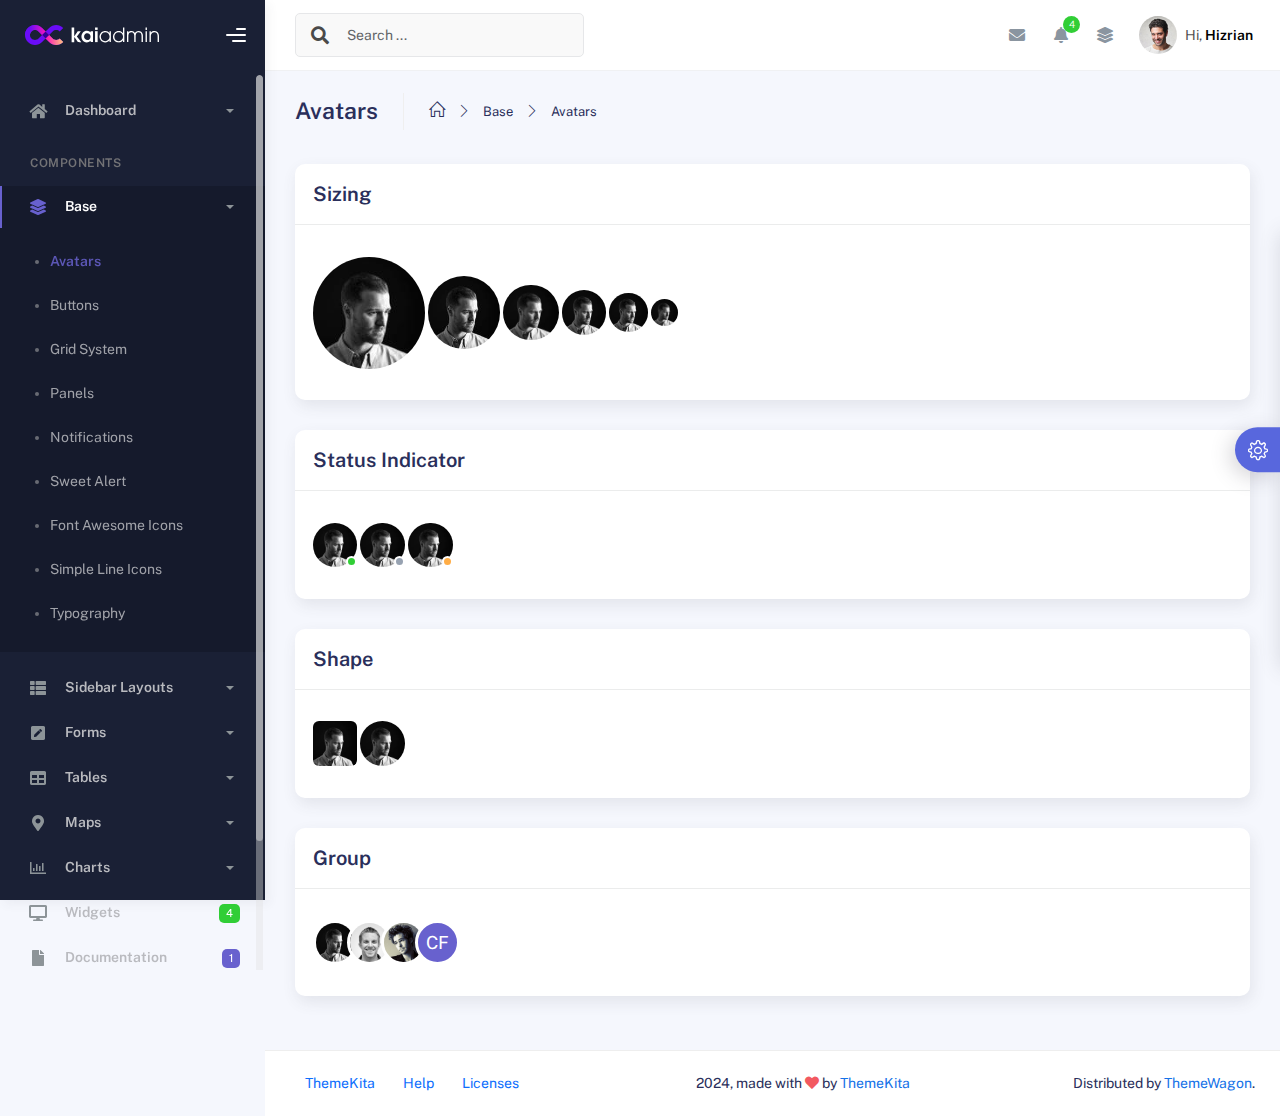
<file: components/avatars.html>
<!DOCTYPE html>
<html lang="en">
<head>
	<meta http-equiv="X-UA-Compatible" content="IE=edge" />
	<title>Avatars - Kaiadmin Bootstrap 5 Admin Dashboard</title>
	<meta content='width=device-width, initial-scale=1.0, shrink-to-fit=no' name='viewport' />
	<link rel="icon" href="../assets/img/kaiadmin/favicon.ico" type="image/x-icon"/>

	<!-- Fonts and icons -->
	<script src="../assets/js/plugin/webfont/webfont.min.js"></script>
	<script>
		WebFont.load({
			google: {"families":["Public Sans:300,400,500,600,700"]},
			custom: {"families":["Font Awesome 5 Solid", "Font Awesome 5 Regular", "Font Awesome 5 Brands", "simple-line-icons"], urls: ['../assets/css/fonts.min.css']},
			active: function() {
				sessionStorage.fonts = true;
			}
		});
	</script>

	<!-- CSS Files -->
	<link rel="stylesheet" href="../assets/css/bootstrap.min.css">
	<link rel="stylesheet" href="../assets/css/plugins.min.css">
	<link rel="stylesheet" href="../assets/css/kaiadmin.min.css">

	<!-- CSS Just for demo purpose, don't include it in your project -->
	<link rel="stylesheet" href="../assets/css/demo.css">
</head>
<body>
	<div class="wrapper">
		<!-- Sidebar -->
		<div class="sidebar" data-background-color="dark">
			<div class="sidebar-logo">
				<!-- Logo Header -->
				<div class="logo-header" data-background-color="dark">

					<a href="../index.html" class="logo">
						<img src="../assets/img/kaiadmin/logo_light.svg" alt="navbar brand" class="navbar-brand" height="20">
					</a>
					<div class="nav-toggle">
						<button class="btn btn-toggle toggle-sidebar">
							<i class="gg-menu-right"></i>
						</button>
						<button class="btn btn-toggle sidenav-toggler">
							<i class="gg-menu-left"></i>
						</button>
					</div>
					<button class="topbar-toggler more">
						<i class="gg-more-vertical-alt"></i>
					</button>
				</div>
				<!-- End Logo Header -->	
			</div>	
			<div class="sidebar-wrapper scrollbar scrollbar-inner">
				<div class="sidebar-content">
					<ul class="nav nav-secondary">
						<li class="nav-item">
							<a data-bs-toggle="collapse" href="#dashboard" class="collapsed" aria-expanded="false">
								<i class="fas fa-home"></i>
								<p>Dashboard</p>
								<span class="caret"></span>
							</a>
							<div class="collapse" id="dashboard">
								<ul class="nav nav-collapse">
									<li>
										<a href="../../demo1/index.html">
											<span class="sub-item">Dashboard 1</span>
										</a>
									</li>
								</ul>
							</div>
						</li>
						<li class="nav-section">
							<span class="sidebar-mini-icon">
								<i class="fa fa-ellipsis-h"></i>
							</span>
							<h4 class="text-section">Components</h4>
						</li>
						<li class="nav-item active submenu">
							<a data-bs-toggle="collapse" href="#base">
								<i class="fas fa-layer-group"></i>
								<p>Base</p>
								<span class="caret"></span>
							</a>
							<div class="collapse show" id="base">
								<ul class="nav nav-collapse">
									<li class="active">
										<a href="../components/avatars.html">
											<span class="sub-item">Avatars</span>
										</a>
									</li>
									<li>
										<a href="../components/buttons.html">
											<span class="sub-item">Buttons</span>
										</a>
									</li>
									<li>
										<a href="../components/gridsystem.html">
											<span class="sub-item">Grid System</span>
										</a>
									</li>
									<li>
										<a href="../components/panels.html">
											<span class="sub-item">Panels</span>
										</a>
									</li>
									<li>
										<a href="../components/notifications.html">
											<span class="sub-item">Notifications</span>
										</a>
									</li>
									<li>
										<a href="../components/sweetalert.html">
											<span class="sub-item">Sweet Alert</span>
										</a>
									</li>
									<li>
										<a href="../components/font-awesome-icons.html">
											<span class="sub-item">Font Awesome Icons</span>
										</a>
									</li>
									<li>
										<a href="../components/simple-line-icons.html">
											<span class="sub-item">Simple Line Icons</span>
										</a>
									</li>
									<li>
										<a href="../components/typography.html">
											<span class="sub-item">Typography</span>
										</a>
									</li>
								</ul>
							</div>
						</li>
						<li class="nav-item">
							<a data-bs-toggle="collapse" href="#sidebarLayouts">
								<i class="fas fa-th-list"></i>
								<p>Sidebar Layouts</p>
								<span class="caret"></span>
							</a>
							<div class="collapse" id="sidebarLayouts">
								<ul class="nav nav-collapse">
									<li>
										<a href="../sidebar-style-2.html">
											<span class="sub-item">Sidebar Style 2</span>
										</a>
									</li>
									<li>
										<a href="../icon-menu.html">
											<span class="sub-item">Icon Menu</span>
										</a>
									</li>
								</ul>
							</div>
						</li>
						<li class="nav-item">
							<a data-bs-toggle="collapse" href="#forms">
								<i class="fas fa-pen-square"></i>
								<p>Forms</p>
								<span class="caret"></span>
							</a>
							<div class="collapse" id="forms">
								<ul class="nav nav-collapse">
									<li>
										<a href="../forms/forms.html">
											<span class="sub-item">Basic Form</span>
										</a>
									</li>
								</ul>
							</div>
						</li>
						<li class="nav-item">
							<a data-bs-toggle="collapse" href="#tables">
								<i class="fas fa-table"></i>
								<p>Tables</p>
								<span class="caret"></span>
							</a>
							<div class="collapse" id="tables">
								<ul class="nav nav-collapse">
									<li>
										<a href="../tables/tables.html">
											<span class="sub-item">Basic Table</span>
										</a>
									</li>
									<li>
										<a href="../tables/datatables.html">
											<span class="sub-item">Datatables</span>
										</a>
									</li>
								</ul>
							</div>
						</li>
						<li class="nav-item">
							<a data-bs-toggle="collapse" href="#maps">
								<i class="fas fa-map-marker-alt"></i>
								<p>Maps</p>
								<span class="caret"></span>
							</a>
							<div class="collapse" id="maps">
								<ul class="nav nav-collapse">
									<li>
										<a href="../maps/googlemaps.html">
											<span class="sub-item">Google Maps</span>
										</a>
									</li>
									<li>
										<a href="../maps/jsvectormap.html">
											<span class="sub-item">Jsvectormap</span>
										</a>
									</li>
								</ul>
							</div>
						</li>
						<li class="nav-item">
							<a data-bs-toggle="collapse" href="#charts">
								<i class="far fa-chart-bar"></i>
								<p>Charts</p>
								<span class="caret"></span>
							</a>
							<div class="collapse" id="charts">
								<ul class="nav nav-collapse">
									<li>
										<a href="../charts/charts.html">
											<span class="sub-item">Chart Js</span>
										</a>
									</li>
									<li>
										<a href="../charts/sparkline.html">
											<span class="sub-item">Sparkline</span>
										</a>
									</li>
								</ul>
							</div>
						</li>
						<li class="nav-item">
							<a href="../widgets.html">
								<i class="fas fa-desktop"></i>
								<p>Widgets</p>
								<span class="badge badge-success">4</span>
							</a>
						</li>
						<li class="nav-item">
							<a href="../../../documentation/index.html">
							  <i class="fas fa-file"></i>
							  <p>Documentation</p>
							  <span class="badge badge-secondary">1</span>
							</a>
						</li>
						<li class="nav-item">
							<a data-bs-toggle="collapse" href="#submenu">
								<i class="fas fa-bars"></i>
								<p>Menu Levels</p>
								<span class="caret"></span>
							</a>
							<div class="collapse" id="submenu">
								<ul class="nav nav-collapse">
									<li>
										<a data-bs-toggle="collapse" href="#subnav1">
											<span class="sub-item">Level 1</span>
											<span class="caret"></span>
										</a>
										<div class="collapse" id="subnav1">
											<ul class="nav nav-collapse subnav">
												<li>
													<a href="#">
														<span class="sub-item">Level 2</span>
													</a>
												</li>
												<li>
													<a href="#">
														<span class="sub-item">Level 2</span>
													</a>
												</li>
											</ul>
										</div>
									</li>
									<li>
										<a data-bs-toggle="collapse" href="#subnav2">
											<span class="sub-item">Level 1</span>
											<span class="caret"></span>
										</a>
										<div class="collapse" id="subnav2">
											<ul class="nav nav-collapse subnav">
												<li>
													<a href="#">
														<span class="sub-item">Level 2</span>
													</a>
												</li>
											</ul>
										</div>
									</li>
									<li>
										<a href="#">
											<span class="sub-item">Level 1</span>
										</a>
									</li>
								</ul>
							</div>
						</li>
					</ul>
				</div>
			</div>
		</div>
		<!-- End Sidebar -->

		<div class="main-panel">
			<div class="main-header">
				<div class="main-header-logo">
					<!-- Logo Header -->
					<div class="logo-header" data-background-color="dark">

						<a href="../index.html" class="logo">
							<img src="../assets/img/kaiadmin/logo_light.svg" alt="navbar brand" class="navbar-brand" height="20">
						</a>
						<div class="nav-toggle">
							<button class="btn btn-toggle toggle-sidebar">
								<i class="gg-menu-right"></i>
							</button>
							<button class="btn btn-toggle sidenav-toggler">
								<i class="gg-menu-left"></i>
							</button>
						</div>
						<button class="topbar-toggler more">
							<i class="gg-more-vertical-alt"></i>
						</button>

					</div>
					<!-- End Logo Header -->
				</div>
				<!-- Navbar Header -->
				<nav class="navbar navbar-header navbar-header-transparent navbar-expand-lg border-bottom">

					<div class="container-fluid">
						<nav class="navbar navbar-header-left navbar-expand-lg navbar-form nav-search p-0 d-none d-lg-flex">
							<div class="input-group">
								<div class="input-group-prepend">
									<button type="submit" class="btn btn-search pe-1">
										<i class="fa fa-search search-icon"></i>
									</button>
								</div>
								<input type="text" placeholder="Search ..." class="form-control">
							</div>
						</nav>

						<ul class="navbar-nav topbar-nav ms-md-auto align-items-center">
							<li class="nav-item topbar-icon dropdown hidden-caret d-flex d-lg-none">
								<a class="nav-link dropdown-toggle" data-bs-toggle="dropdown" href="#" role="button" aria-expanded="false" aria-haspopup="true">
									<i class="fa fa-search"></i>
								</a>
								<ul class="dropdown-menu dropdown-search animated fadeIn">
									<form class="navbar-left navbar-form nav-search">
										<div class="input-group">
											<input type="text" placeholder="Search ..." class="form-control">
										</div>
									</form>
								</ul>
							</li>
							<li class="nav-item topbar-icon dropdown hidden-caret">
								<a class="nav-link dropdown-toggle" href="#" id="messageDropdown" role="button" data-bs-toggle="dropdown" aria-haspopup="true" aria-expanded="false">
									<i class="fa fa-envelope"></i>
								</a>
								<ul class="dropdown-menu messages-notif-box animated fadeIn" aria-labelledby="messageDropdown">
									<li>
										<div class="dropdown-title d-flex justify-content-between align-items-center">
											Messages 									
											<a href="#" class="small">Mark all as read</a>
										</div>
									</li>
									<li>
										<div class="message-notif-scroll scrollbar-outer">
											<div class="notif-center">
												<a href="#">
													<div class="notif-img"> 
														<img src="../assets/img/jm_denis.jpg" alt="Img Profile">
													</div>
													<div class="notif-content">
														<span class="subject">Jimmy Denis</span>
														<span class="block">
															How are you ?
														</span>
														<span class="time">5 minutes ago</span> 
													</div>
												</a>
												<a href="#">
													<div class="notif-img"> 
														<img src="../assets/img/chadengle.jpg" alt="Img Profile">
													</div>
													<div class="notif-content">
														<span class="subject">Chad</span>
														<span class="block">
															Ok, Thanks !
														</span>
														<span class="time">12 minutes ago</span> 
													</div>
												</a>
												<a href="#">
													<div class="notif-img"> 
														<img src="../assets/img/mlane.jpg" alt="Img Profile">
													</div>
													<div class="notif-content">
														<span class="subject">Jhon Doe</span>
														<span class="block">
															Ready for the meeting today...
														</span>
														<span class="time">12 minutes ago</span> 
													</div>
												</a>
												<a href="#">
													<div class="notif-img"> 
														<img src="../assets/img/talha.jpg" alt="Img Profile">
													</div>
													<div class="notif-content">
														<span class="subject">Talha</span>
														<span class="block">
															Hi, Apa Kabar ?
														</span>
														<span class="time">17 minutes ago</span> 
													</div>
												</a>
											</div>
										</div>
									</li>
									<li>
										<a class="see-all" href="javascript:void(0);">See all messages<i class="fa fa-angle-right"></i> </a>
									</li>
								</ul>
							</li>
							<li class="nav-item topbar-icon dropdown hidden-caret">
								<a class="nav-link dropdown-toggle" href="#" id="notifDropdown" role="button" data-bs-toggle="dropdown" aria-haspopup="true" aria-expanded="false">
									<i class="fa fa-bell"></i>
									<span class="notification">4</span>
								</a>
								<ul class="dropdown-menu notif-box animated fadeIn" aria-labelledby="notifDropdown">
									<li>
										<div class="dropdown-title">You have 4 new notification</div>
									</li>
									<li>
										<div class="notif-scroll scrollbar-outer">
											<div class="notif-center">
												<a href="#">
													<div class="notif-icon notif-primary"> <i class="fa fa-user-plus"></i> </div>
													<div class="notif-content">
														<span class="block">
															New user registered
														</span>
														<span class="time">5 minutes ago</span> 
													</div>
												</a>
												<a href="#">
													<div class="notif-icon notif-success"> <i class="fa fa-comment"></i> </div>
													<div class="notif-content">
														<span class="block">
															Rahmad commented on Admin
														</span>
														<span class="time">12 minutes ago</span> 
													</div>
												</a>
												<a href="#">
													<div class="notif-img"> 
														<img src="../assets/img/profile2.jpg" alt="Img Profile">
													</div>
													<div class="notif-content">
														<span class="block">
															Reza send messages to you
														</span>
														<span class="time">12 minutes ago</span> 
													</div>
												</a>
												<a href="#">
													<div class="notif-icon notif-danger"> <i class="fa fa-heart"></i> </div>
													<div class="notif-content">
														<span class="block">
															Farrah liked Admin
														</span>
														<span class="time">17 minutes ago</span> 
													</div>
												</a>
											</div>
										</div>
									</li>
									<li>
										<a class="see-all" href="javascript:void(0);">See all notifications<i class="fa fa-angle-right"></i> </a>
									</li>
								</ul>
							</li>
							<li class="nav-item topbar-icon dropdown hidden-caret">
								<a class="nav-link" data-bs-toggle="dropdown" href="#" aria-expanded="false">
									<i class="fas fa-layer-group"></i>
								</a>
								<div class="dropdown-menu quick-actions animated fadeIn">
									<div class="quick-actions-header">
										<span class="title mb-1">Quick Actions</span>
										<span class="subtitle op-7">Shortcuts</span>
									</div>
									<div class="quick-actions-scroll scrollbar-outer">
										<div class="quick-actions-items">
											<div class="row m-0">
												<a class="col-6 col-md-4 p-0" href="#">
													<div class="quick-actions-item">
														<div class="avatar-item bg-danger rounded-circle">
															<i class="far fa-calendar-alt"></i>
														</div>
														<span class="text">Calendar</span>
													</div>
												</a>
												<a class="col-6 col-md-4 p-0" href="#">
													<div class="quick-actions-item">
														<div class="avatar-item bg-warning rounded-circle">
															<i class="fas fa-map"></i>
														</div>
														<span class="text">Maps</span>
													</div>
												</a>
												<a class="col-6 col-md-4 p-0" href="#">
													<div class="quick-actions-item">
														<div class="avatar-item bg-info rounded-circle">
															<i class="fas fa-file-excel"></i>
														</div>
														<span class="text">Reports</span>
													</div>
												</a>
												<a class="col-6 col-md-4 p-0" href="#">
													<div class="quick-actions-item">
														<div class="avatar-item bg-success rounded-circle">
															<i class="fas fa-envelope"></i>
														</div>
														<span class="text">Emails</span>
													</div>
												</a>
												<a class="col-6 col-md-4 p-0" href="#">
													<div class="quick-actions-item">
														<div class="avatar-item bg-primary rounded-circle">
															<i class="fas fa-file-invoice-dollar"></i>
														</div>
														<span class="text">Invoice</span>
													</div>
												</a>
												<a class="col-6 col-md-4 p-0" href="#">
													<div class="quick-actions-item">
														<div class="avatar-item bg-secondary rounded-circle">
															<i class="fas fa-credit-card"></i>
														</div>
														<span class="text">Payments</span>
													</div>
												</a>
											</div>
										</div>
									</div>
								</div>
							</li>
							
							<li class="nav-item topbar-user dropdown hidden-caret">
								<a class="dropdown-toggle profile-pic" data-bs-toggle="dropdown" href="#" aria-expanded="false">
									<div class="avatar-sm">
										<img src="../assets/img/profile.jpg" alt="..." class="avatar-img rounded-circle">
									</div>
									<span class="profile-username">
										<span class="op-7">Hi,</span> <span class="fw-bold">Hizrian</span>
									</span>
								</a>
								<ul class="dropdown-menu dropdown-user animated fadeIn">
									<div class="dropdown-user-scroll scrollbar-outer">
										<li>
											<div class="user-box">
												<div class="avatar-lg"><img src="../assets/img/profile.jpg" alt="image profile" class="avatar-img rounded"></div>
												<div class="u-text">
													<h4>Hizrian</h4>
													<p class="text-muted">hello@example.com</p><a href="profile.html" class="btn btn-xs btn-secondary btn-sm">View Profile</a>
												</div>
											</div>
										</li>
										<li>
											<div class="dropdown-divider"></div>
											<a class="dropdown-item" href="#">My Profile</a>
											<a class="dropdown-item" href="#">My Balance</a>
											<a class="dropdown-item" href="#">Inbox</a>
											<div class="dropdown-divider"></div>
											<a class="dropdown-item" href="#">Account Setting</a>
											<div class="dropdown-divider"></div>
											<a class="dropdown-item" href="#">Logout</a>
										</li>
									</div>
								</ul>
							</li>
						</ul>
					</div>
				</nav>
				<!-- End Navbar -->
			</div>
			
			<div class="container">
				<div class="page-inner">
					<div class="page-header">
						<h3 class="fw-bold mb-3">Avatars</h3>
						<ul class="breadcrumbs mb-3">
							<li class="nav-home">
								<a href="#">
									<i class="icon-home"></i>
								</a>
							</li>
							<li class="separator">
								<i class="icon-arrow-right"></i>
							</li>
							<li class="nav-item">
								<a href="#">Base</a>
							</li>
							<li class="separator">
								<i class="icon-arrow-right"></i>
							</li>
							<li class="nav-item">
								<a href="#">Avatars</a>
							</li>
						</ul>
					</div>
					<div class="row">
						<div class="col-md-12">
							<div class="card">
								<div class="card-header">
									<h4 class="card-title">Sizing</h4>

								</div>
								<div class="card-body">
									<p class="demo">
										<div class="avatar avatar-xxl">
											<img src="../assets/img/jm_denis.jpg" alt="..." class="avatar-img rounded-circle">
										</div>

										<div class="avatar avatar-xl">
											<img src="../assets/img/jm_denis.jpg" alt="..." class="avatar-img rounded-circle">
										</div>

										<div class="avatar avatar-lg">
											<img src="../assets/img/jm_denis.jpg" alt="..." class="avatar-img rounded-circle">
										</div>

										<div class="avatar">
											<img src="../assets/img/jm_denis.jpg" alt="..." class="avatar-img rounded-circle">
										</div>

										<div class="avatar avatar-sm">
											<img src="../assets/img/jm_denis.jpg" alt="..." class="avatar-img rounded-circle">
										</div>

										<div class="avatar avatar-xs">
											<img src="../assets/img/jm_denis.jpg" alt="..." class="avatar-img rounded-circle">
										</div>
									</p>
								</div>
							</div>
						</div>
						<div class="col-md-12">
							<div class="card">
								<div class="card-header">
									<h4 class="card-title">Status Indicator</h4>

								</div>
								<div class="card-body">
									<p class="demo">
										<div class="avatar avatar-online">
											<img src="../assets/img/jm_denis.jpg" alt="..." class="avatar-img rounded-circle">
										</div>

										<div class="avatar avatar-offline">
											<img src="../assets/img/jm_denis.jpg" alt="..." class="avatar-img rounded-circle">
										</div>

										<div class="avatar avatar-away">
											<img src="../assets/img/jm_denis.jpg" alt="..." class="avatar-img rounded-circle">
										</div>
									</p>
								</div>
							</div>
						</div>
						<div class="col-md-12">
							<div class="card">
								<div class="card-header">
									<h4 class="card-title">Shape</h4>

								</div>
								<div class="card-body">
									<p class="demo">
										<div class="avatar">
											<img src="../assets/img/jm_denis.jpg" alt="..." class="avatar-img rounded">
										</div>

										<div class="avatar">
											<img src="../assets/img/jm_denis.jpg" alt="..." class="avatar-img rounded-circle">
										</div>
									</p>
								</div>
							</div>
						</div>
						<div class="col-md-12">
							<div class="card">
								<div class="card-header">
									<h4 class="card-title">Group</h4>

								</div>
								<div class="card-body">
									<p class="demo">
										<div class="avatar-group">
											<div class="avatar">
												<img src="../assets/img/jm_denis.jpg" alt="..." class="avatar-img rounded-circle border border-white">
											</div>
											<div class="avatar">
												<img src="../assets/img/chadengle.jpg" alt="..." class="avatar-img rounded-circle border border-white">
											</div>
											<div class="avatar">
												<img src="../assets/img/mlane.jpg" alt="..." class="avatar-img rounded-circle border border-white">
											</div>
											<div class="avatar">
												<span class="avatar-title rounded-circle border border-white">CF</span>
											</div>
										</div>
									</p>
								</div>
							</div>
						</div>
					</div>
				</div>
			</div>
			
			<footer class="footer">
				<div class="container-fluid d-flex justify-content-between">
					<nav class="pull-left">
						<ul class="nav">
							<li class="nav-item">
								<a class="nav-link" href="http://www.themekita.com">
									ThemeKita
								</a>
							</li>
							<li class="nav-item">
								<a class="nav-link" href="#"> Help </a>
							</li>
							<li class="nav-item">
								<a class="nav-link" href="#"> Licenses </a>
							</li>
						</ul>
					</nav>
					<div class="copyright">
						2024, made with <i class="fa fa-heart heart text-danger"></i> by
						<a href="http://www.themekita.com">ThemeKita</a>
					</div>
					<div>
						Distributed by
						<a target="_blank" href="https://themewagon.com/">ThemeWagon</a>.
					</div>
				</div>
			</footer>
		</div>
		
		<!-- Custom template | don't include it in your project! -->
		<div class="custom-template">
			<div class="title">Settings</div>
			<div class="custom-content">
				<div class="switcher">
					<div class="switch-block">
						<h4>Logo Header</h4>
						<div class="btnSwitch">
							<button type="button" class=" selected changeLogoHeaderColor" data-color="dark"></button>
							<button type="button" class="selected changeLogoHeaderColor" data-color="blue"></button>
							<button type="button" class="changeLogoHeaderColor" data-color="purple"></button>
							<button type="button" class="changeLogoHeaderColor" data-color="light-blue"></button>
							<button type="button" class="changeLogoHeaderColor" data-color="green"></button>
							<button type="button" class="changeLogoHeaderColor" data-color="orange"></button>
							<button type="button" class="changeLogoHeaderColor" data-color="red"></button>
							<button type="button" class="changeLogoHeaderColor" data-color="white"></button>
							<br/>
							<button type="button" class="changeLogoHeaderColor" data-color="dark2"></button>
							<button type="button" class="changeLogoHeaderColor" data-color="blue2"></button>
							<button type="button" class="changeLogoHeaderColor" data-color="purple2"></button>
							<button type="button" class="changeLogoHeaderColor" data-color="light-blue2"></button>
							<button type="button" class="changeLogoHeaderColor" data-color="green2"></button>
							<button type="button" class="changeLogoHeaderColor" data-color="orange2"></button>
							<button type="button" class="changeLogoHeaderColor" data-color="red2"></button>
						</div>
					</div>
					<div class="switch-block">
						<h4>Navbar Header</h4>
						<div class="btnSwitch">
							<button type="button" class="changeTopBarColor" data-color="dark"></button>
							<button type="button" class="changeTopBarColor" data-color="blue"></button>
							<button type="button" class="changeTopBarColor" data-color="purple"></button>
							<button type="button" class="changeTopBarColor" data-color="light-blue"></button>
							<button type="button" class="changeTopBarColor" data-color="green"></button>
							<button type="button" class="changeTopBarColor" data-color="orange"></button>
							<button type="button" class="changeTopBarColor" data-color="red"></button>
							<button type="button" class="changeTopBarColor" data-color="white"></button>
							<br/>
							<button type="button" class="changeTopBarColor" data-color="dark2"></button>
							<button type="button" class="selected changeTopBarColor" data-color="blue2"></button>
							<button type="button" class="changeTopBarColor" data-color="purple2"></button>
							<button type="button" class="changeTopBarColor" data-color="light-blue2"></button>
							<button type="button" class="changeTopBarColor" data-color="green2"></button>
							<button type="button" class="changeTopBarColor" data-color="orange2"></button>
							<button type="button" class="changeTopBarColor" data-color="red2"></button>
						</div>
					</div>
					<div class="switch-block">
						<h4>Sidebar</h4>
						<div class="btnSwitch">
							<button type="button" class="selected changeSideBarColor" data-color="white"></button>
							<button type="button" class="changeSideBarColor" data-color="dark"></button>
							<button type="button" class="changeSideBarColor" data-color="dark2"></button>
						</div>
					</div>
				</div>
			</div>
			<div class="custom-toggle">
				<i class="icon-settings"></i>
			</div>
		</div>
		<!-- End Custom template -->
	</div>
	<!--   Core JS Files   -->
	<script src="../assets/js/core/jquery-3.7.1.min.js"></script>
	<script src="../assets/js/core/popper.min.js"></script>
	<script src="../assets/js/core/bootstrap.min.js"></script>
	
	<!-- jQuery Scrollbar -->
	<script src="../assets/js/plugin/jquery-scrollbar/jquery.scrollbar.min.js"></script>
	<!-- Moment JS -->
	<script src="../assets/js/plugin/moment/moment.min.js"></script>

	<!-- Chart JS -->
	<script src="../assets/js/plugin/chart.js/chart.min.js"></script>

	<!-- jQuery Sparkline -->
	<script src="../assets/js/plugin/jquery.sparkline/jquery.sparkline.min.js"></script>

	<!-- Chart Circle -->
	<script src="../assets/js/plugin/chart-circle/circles.min.js"></script>

	<!-- Datatables -->
	<script src="../assets/js/plugin/datatables/datatables.min.js"></script>

	<!-- Bootstrap Notify -->
	<script src="../assets/js/plugin/bootstrap-notify/bootstrap-notify.min.js"></script>

	<!-- jQuery Vector Maps -->
	<script src="../assets/js/plugin/jsvectormap/jsvectormap.min.js"></script>
	<script src="../assets/js/plugin/jsvectormap/world.js"></script>

	<!-- Sweet Alert -->
	<script src="../assets/js/plugin/sweetalert/sweetalert.min.js"></script>

	<!-- Kaiadmin JS -->
	<script src="../assets/js/kaiadmin.min.js"></script>

	<!-- Kaiadmin DEMO methods, don't include it in your project! -->
	<script src="../assets/js/setting-demo2.js"></script>
</body>
</html>
</file>
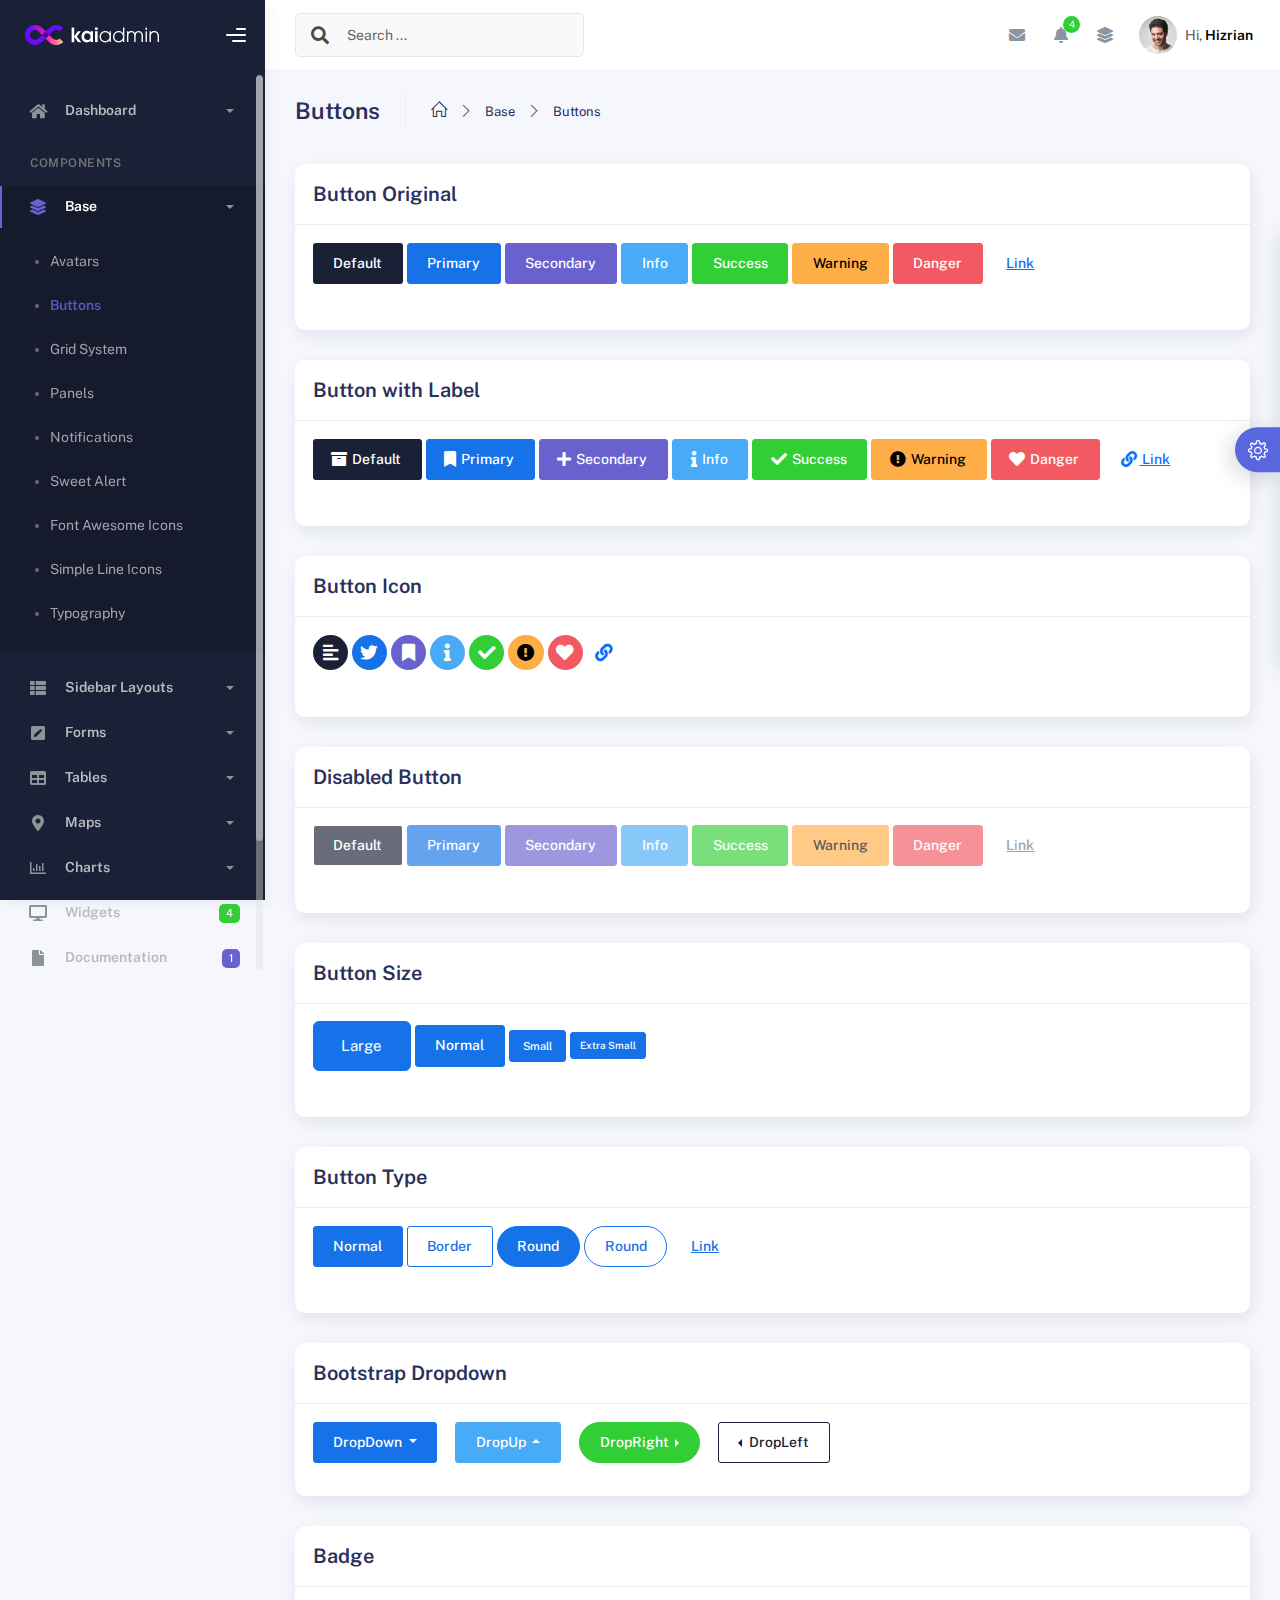
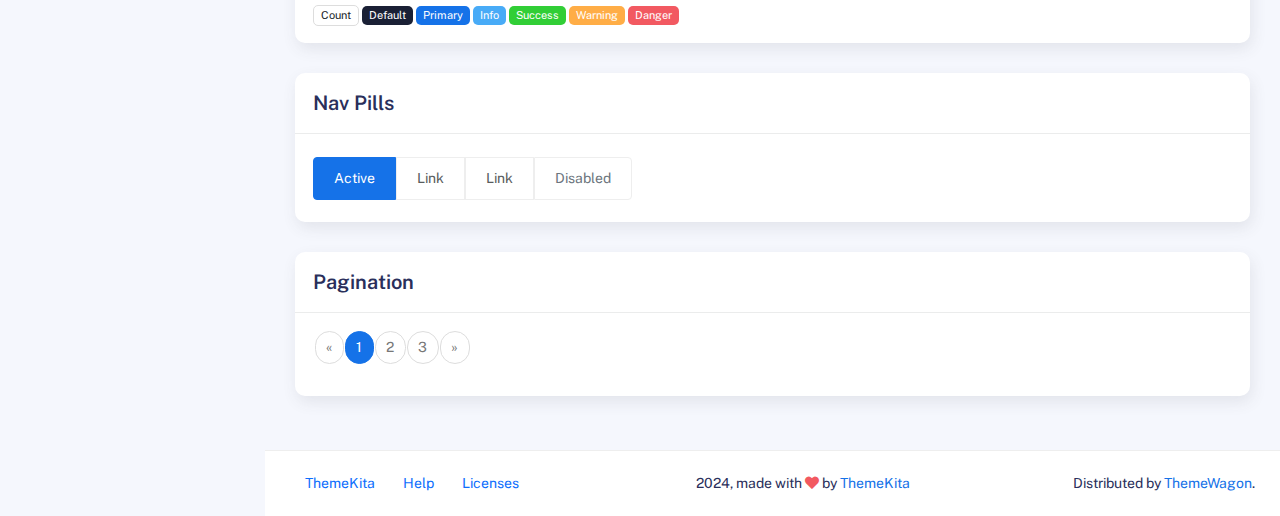
<file: components/buttons.html>
<!DOCTYPE html>
<html lang="en">
  <head>
    <meta http-equiv="X-UA-Compatible" content="IE=edge" />
    <title>Buttons - Kaiadmin Bootstrap 5 Admin Dashboard</title>
    <meta
      content="width=device-width, initial-scale=1.0, shrink-to-fit=no"
      name="viewport"
    />
    <link
      rel="icon"
      href="../assets/img/kaiadmin/favicon.ico"
      type="image/x-icon"
    />

    <!-- Fonts and icons -->
    <script src="../assets/js/plugin/webfont/webfont.min.js"></script>
    <script>
      WebFont.load({
        google: { families: ["Public Sans:300,400,500,600,700"] },
        custom: {
          families: [
            "Font Awesome 5 Solid",
            "Font Awesome 5 Regular",
            "Font Awesome 5 Brands",
            "simple-line-icons",
          ],
          urls: ["../assets/css/fonts.min.css"],
        },
        active: function () {
          sessionStorage.fonts = true;
        },
      });
    </script>

    <!-- CSS Files -->
    <link rel="stylesheet" href="../assets/css/bootstrap.min.css" />
    <link rel="stylesheet" href="../assets/css/plugins.min.css" />
    <link rel="stylesheet" href="../assets/css/kaiadmin.min.css" />

    <!-- CSS Just for demo purpose, don't include it in your project -->
    <link rel="stylesheet" href="../assets/css/demo.css" />
  </head>
  <body>
    <div class="wrapper">
      <!-- Sidebar -->
      <div class="sidebar" data-background-color="dark">
        <div class="sidebar-logo">
          <!-- Logo Header -->
          <div class="logo-header" data-background-color="dark">
            <a href="../index.html" class="logo">
              <img
                src="../assets/img/kaiadmin/logo_light.svg"
                alt="navbar brand"
                class="navbar-brand"
                height="20"
              />
            </a>
            <div class="nav-toggle">
              <button class="btn btn-toggle toggle-sidebar">
                <i class="gg-menu-right"></i>
              </button>
              <button class="btn btn-toggle sidenav-toggler">
                <i class="gg-menu-left"></i>
              </button>
            </div>
            <button class="topbar-toggler more">
              <i class="gg-more-vertical-alt"></i>
            </button>
          </div>
          <!-- End Logo Header -->
        </div>
        <div class="sidebar-wrapper scrollbar scrollbar-inner">
          <div class="sidebar-content">
            <ul class="nav nav-secondary">
              <li class="nav-item">
                <a
                  data-bs-toggle="collapse"
                  href="#dashboard"
                  class="collapsed"
                  aria-expanded="false"
                >
                  <i class="fas fa-home"></i>
                  <p>Dashboard</p>
                  <span class="caret"></span>
                </a>
                <div class="collapse" id="dashboard">
                  <ul class="nav nav-collapse">
                    <li>
                      <a href="../../demo1/index.html">
                        <span class="sub-item">Dashboard 1</span>
                      </a>
                    </li>
                  </ul>
                </div>
              </li>
              <li class="nav-section">
                <span class="sidebar-mini-icon">
                  <i class="fa fa-ellipsis-h"></i>
                </span>
                <h4 class="text-section">Components</h4>
              </li>
              <li class="nav-item active submenu">
                <a data-bs-toggle="collapse" href="#base">
                  <i class="fas fa-layer-group"></i>
                  <p>Base</p>
                  <span class="caret"></span>
                </a>
                <div class="collapse show" id="base">
                  <ul class="nav nav-collapse">
                    <li>
                      <a href="../components/avatars.html">
                        <span class="sub-item">Avatars</span>
                      </a>
                    </li>
                    <li class="active">
                      <a href="../components/buttons.html">
                        <span class="sub-item">Buttons</span>
                      </a>
                    </li>
                    <li>
                      <a href="../components/gridsystem.html">
                        <span class="sub-item">Grid System</span>
                      </a>
                    </li>
                    <li>
                      <a href="../components/panels.html">
                        <span class="sub-item">Panels</span>
                      </a>
                    </li>
                    <li>
                      <a href="../components/notifications.html">
                        <span class="sub-item">Notifications</span>
                      </a>
                    </li>
                    <li>
                      <a href="../components/sweetalert.html">
                        <span class="sub-item">Sweet Alert</span>
                      </a>
                    </li>
                    <li>
                      <a href="../components/font-awesome-icons.html">
                        <span class="sub-item">Font Awesome Icons</span>
                      </a>
                    </li>
                    <li>
                      <a href="../components/simple-line-icons.html">
                        <span class="sub-item">Simple Line Icons</span>
                      </a>
                    </li>
                    <li>
                      <a href="../components/typography.html">
                        <span class="sub-item">Typography</span>
                      </a>
                    </li>
                  </ul>
                </div>
              </li>
              <li class="nav-item">
                <a data-bs-toggle="collapse" href="#sidebarLayouts">
                  <i class="fas fa-th-list"></i>
                  <p>Sidebar Layouts</p>
                  <span class="caret"></span>
                </a>
                <div class="collapse" id="sidebarLayouts">
                  <ul class="nav nav-collapse">
                    <li>
                      <a href="../sidebar-style-2.html">
                        <span class="sub-item">Sidebar Style 2</span>
                      </a>
                    </li>
                    <li>
                      <a href="../icon-menu.html">
                        <span class="sub-item">Icon Menu</span>
                      </a>
                    </li>
                  </ul>
                </div>
              </li>
              <li class="nav-item">
                <a data-bs-toggle="collapse" href="#forms">
                  <i class="fas fa-pen-square"></i>
                  <p>Forms</p>
                  <span class="caret"></span>
                </a>
                <div class="collapse" id="forms">
                  <ul class="nav nav-collapse">
                    <li>
                      <a href="../forms/forms.html">
                        <span class="sub-item">Basic Form</span>
                      </a>
                    </li>
                  </ul>
                </div>
              </li>
              <li class="nav-item">
                <a data-bs-toggle="collapse" href="#tables">
                  <i class="fas fa-table"></i>
                  <p>Tables</p>
                  <span class="caret"></span>
                </a>
                <div class="collapse" id="tables">
                  <ul class="nav nav-collapse">
                    <li>
                      <a href="../tables/tables.html">
                        <span class="sub-item">Basic Table</span>
                      </a>
                    </li>
                    <li>
                      <a href="../tables/datatables.html">
                        <span class="sub-item">Datatables</span>
                      </a>
                    </li>
                  </ul>
                </div>
              </li>
              <li class="nav-item">
                <a data-bs-toggle="collapse" href="#maps">
                  <i class="fas fa-map-marker-alt"></i>
                  <p>Maps</p>
                  <span class="caret"></span>
                </a>
                <div class="collapse" id="maps">
                  <ul class="nav nav-collapse">
                    <li>
                      <a href="../maps/googlemaps.html">
                        <span class="sub-item">Google Maps</span>
                      </a>
                    </li>
                    <li>
                      <a href="../maps/jsvectormap.html">
                        <span class="sub-item">Jsvectormap</span>
                      </a>
                    </li>
                  </ul>
                </div>
              </li>
              <li class="nav-item">
                <a data-bs-toggle="collapse" href="#charts">
                  <i class="far fa-chart-bar"></i>
                  <p>Charts</p>
                  <span class="caret"></span>
                </a>
                <div class="collapse" id="charts">
                  <ul class="nav nav-collapse">
                    <li>
                      <a href="../charts/charts.html">
                        <span class="sub-item">Chart Js</span>
                      </a>
                    </li>
                    <li>
                      <a href="../charts/sparkline.html">
                        <span class="sub-item">Sparkline</span>
                      </a>
                    </li>
                  </ul>
                </div>
              </li>
              <li class="nav-item">
                <a href="../widgets.html">
                  <i class="fas fa-desktop"></i>
                  <p>Widgets</p>
                  <span class="badge badge-success">4</span>
                </a>
              </li>
              <li class="nav-item">
                <a href="../../../documentation/index.html">
                  <i class="fas fa-file"></i>
                  <p>Documentation</p>
                  <span class="badge badge-secondary">1</span>
                </a>
              </li>
              <li class="nav-item">
                <a data-bs-toggle="collapse" href="#submenu">
                  <i class="fas fa-bars"></i>
                  <p>Menu Levels</p>
                  <span class="caret"></span>
                </a>
                <div class="collapse" id="submenu">
                  <ul class="nav nav-collapse">
                    <li>
                      <a data-bs-toggle="collapse" href="#subnav1">
                        <span class="sub-item">Level 1</span>
                        <span class="caret"></span>
                      </a>
                      <div class="collapse" id="subnav1">
                        <ul class="nav nav-collapse subnav">
                          <li>
                            <a href="#">
                              <span class="sub-item">Level 2</span>
                            </a>
                          </li>
                          <li>
                            <a href="#">
                              <span class="sub-item">Level 2</span>
                            </a>
                          </li>
                        </ul>
                      </div>
                    </li>
                    <li>
                      <a data-bs-toggle="collapse" href="#subnav2">
                        <span class="sub-item">Level 1</span>
                        <span class="caret"></span>
                      </a>
                      <div class="collapse" id="subnav2">
                        <ul class="nav nav-collapse subnav">
                          <li>
                            <a href="#">
                              <span class="sub-item">Level 2</span>
                            </a>
                          </li>
                        </ul>
                      </div>
                    </li>
                    <li>
                      <a href="#">
                        <span class="sub-item">Level 1</span>
                      </a>
                    </li>
                  </ul>
                </div>
              </li>
            </ul>
          </div>
        </div>
      </div>
      <!-- End Sidebar -->

      <div class="main-panel">
        <div class="main-header">
          <div class="main-header-logo">
            <!-- Logo Header -->
            <div class="logo-header" data-background-color="dark">
              <a href="../index.html" class="logo">
                <img
                  src="../assets/img/kaiadmin/logo_light.svg"
                  alt="navbar brand"
                  class="navbar-brand"
                  height="20"
                />
              </a>
              <div class="nav-toggle">
                <button class="btn btn-toggle toggle-sidebar">
                  <i class="gg-menu-right"></i>
                </button>
                <button class="btn btn-toggle sidenav-toggler">
                  <i class="gg-menu-left"></i>
                </button>
              </div>
              <button class="topbar-toggler more">
                <i class="gg-more-vertical-alt"></i>
              </button>
            </div>
            <!-- End Logo Header -->
          </div>
          <!-- Navbar Header -->
          <nav
            class="navbar navbar-header navbar-header-transparent navbar-expand-lg border-bottom"
          >
            <div class="container-fluid">
              <nav
                class="navbar navbar-header-left navbar-expand-lg navbar-form nav-search p-0 d-none d-lg-flex"
              >
                <div class="input-group">
                  <div class="input-group-prepend">
                    <button type="submit" class="btn btn-search pe-1">
                      <i class="fa fa-search search-icon"></i>
                    </button>
                  </div>
                  <input
                    type="text"
                    placeholder="Search ..."
                    class="form-control"
                  />
                </div>
              </nav>

              <ul class="navbar-nav topbar-nav ms-md-auto align-items-center">
                <li
                  class="nav-item topbar-icon dropdown hidden-caret d-flex d-lg-none"
                >
                  <a
                    class="nav-link dropdown-toggle"
                    data-bs-toggle="dropdown"
                    href="#"
                    role="button"
                    aria-expanded="false"
                    aria-haspopup="true"
                  >
                    <i class="fa fa-search"></i>
                  </a>
                  <ul class="dropdown-menu dropdown-search animated fadeIn">
                    <form class="navbar-left navbar-form nav-search">
                      <div class="input-group">
                        <input
                          type="text"
                          placeholder="Search ..."
                          class="form-control"
                        />
                      </div>
                    </form>
                  </ul>
                </li>
                <li class="nav-item topbar-icon dropdown hidden-caret">
                  <a
                    class="nav-link dropdown-toggle"
                    href="#"
                    id="messageDropdown"
                    role="button"
                    data-bs-toggle="dropdown"
                    aria-haspopup="true"
                    aria-expanded="false"
                  >
                    <i class="fa fa-envelope"></i>
                  </a>
                  <ul
                    class="dropdown-menu messages-notif-box animated fadeIn"
                    aria-labelledby="messageDropdown"
                  >
                    <li>
                      <div
                        class="dropdown-title d-flex justify-content-between align-items-center"
                      >
                        Messages
                        <a href="#" class="small">Mark all as read</a>
                      </div>
                    </li>
                    <li>
                      <div class="message-notif-scroll scrollbar-outer">
                        <div class="notif-center">
                          <a href="#">
                            <div class="notif-img">
                              <img
                                src="../assets/img/jm_denis.jpg"
                                alt="Img Profile"
                              />
                            </div>
                            <div class="notif-content">
                              <span class="subject">Jimmy Denis</span>
                              <span class="block"> How are you ? </span>
                              <span class="time">5 minutes ago</span>
                            </div>
                          </a>
                          <a href="#">
                            <div class="notif-img">
                              <img
                                src="../assets/img/chadengle.jpg"
                                alt="Img Profile"
                              />
                            </div>
                            <div class="notif-content">
                              <span class="subject">Chad</span>
                              <span class="block"> Ok, Thanks ! </span>
                              <span class="time">12 minutes ago</span>
                            </div>
                          </a>
                          <a href="#">
                            <div class="notif-img">
                              <img
                                src="../assets/img/mlane.jpg"
                                alt="Img Profile"
                              />
                            </div>
                            <div class="notif-content">
                              <span class="subject">Jhon Doe</span>
                              <span class="block">
                                Ready for the meeting today...
                              </span>
                              <span class="time">12 minutes ago</span>
                            </div>
                          </a>
                          <a href="#">
                            <div class="notif-img">
                              <img
                                src="../assets/img/talha.jpg"
                                alt="Img Profile"
                              />
                            </div>
                            <div class="notif-content">
                              <span class="subject">Talha</span>
                              <span class="block"> Hi, Apa Kabar ? </span>
                              <span class="time">17 minutes ago</span>
                            </div>
                          </a>
                        </div>
                      </div>
                    </li>
                    <li>
                      <a class="see-all" href="javascript:void(0);"
                        >See all messages<i class="fa fa-angle-right"></i>
                      </a>
                    </li>
                  </ul>
                </li>
                <li class="nav-item topbar-icon dropdown hidden-caret">
                  <a
                    class="nav-link dropdown-toggle"
                    href="#"
                    id="notifDropdown"
                    role="button"
                    data-bs-toggle="dropdown"
                    aria-haspopup="true"
                    aria-expanded="false"
                  >
                    <i class="fa fa-bell"></i>
                    <span class="notification">4</span>
                  </a>
                  <ul
                    class="dropdown-menu notif-box animated fadeIn"
                    aria-labelledby="notifDropdown"
                  >
                    <li>
                      <div class="dropdown-title">
                        You have 4 new notification
                      </div>
                    </li>
                    <li>
                      <div class="notif-scroll scrollbar-outer">
                        <div class="notif-center">
                          <a href="#">
                            <div class="notif-icon notif-primary">
                              <i class="fa fa-user-plus"></i>
                            </div>
                            <div class="notif-content">
                              <span class="block"> New user registered </span>
                              <span class="time">5 minutes ago</span>
                            </div>
                          </a>
                          <a href="#">
                            <div class="notif-icon notif-success">
                              <i class="fa fa-comment"></i>
                            </div>
                            <div class="notif-content">
                              <span class="block">
                                Rahmad commented on Admin
                              </span>
                              <span class="time">12 minutes ago</span>
                            </div>
                          </a>
                          <a href="#">
                            <div class="notif-img">
                              <img
                                src="../assets/img/profile2.jpg"
                                alt="Img Profile"
                              />
                            </div>
                            <div class="notif-content">
                              <span class="block">
                                Reza send messages to you
                              </span>
                              <span class="time">12 minutes ago</span>
                            </div>
                          </a>
                          <a href="#">
                            <div class="notif-icon notif-danger">
                              <i class="fa fa-heart"></i>
                            </div>
                            <div class="notif-content">
                              <span class="block"> Farrah liked Admin </span>
                              <span class="time">17 minutes ago</span>
                            </div>
                          </a>
                        </div>
                      </div>
                    </li>
                    <li>
                      <a class="see-all" href="javascript:void(0);"
                        >See all notifications<i class="fa fa-angle-right"></i>
                      </a>
                    </li>
                  </ul>
                </li>
                <li class="nav-item topbar-icon dropdown hidden-caret">
                  <a
                    class="nav-link"
                    data-bs-toggle="dropdown"
                    href="#"
                    aria-expanded="false"
                  >
                    <i class="fas fa-layer-group"></i>
                  </a>
                  <div class="dropdown-menu quick-actions animated fadeIn">
                    <div class="quick-actions-header">
                      <span class="title mb-1">Quick Actions</span>
                      <span class="subtitle op-7">Shortcuts</span>
                    </div>
                    <div class="quick-actions-scroll scrollbar-outer">
                      <div class="quick-actions-items">
                        <div class="row m-0">
                          <a class="col-6 col-md-4 p-0" href="#">
                            <div class="quick-actions-item">
                              <div class="avatar-item bg-danger rounded-circle">
                                <i class="far fa-calendar-alt"></i>
                              </div>
                              <span class="text">Calendar</span>
                            </div>
                          </a>
                          <a class="col-6 col-md-4 p-0" href="#">
                            <div class="quick-actions-item">
                              <div
                                class="avatar-item bg-warning rounded-circle"
                              >
                                <i class="fas fa-map"></i>
                              </div>
                              <span class="text">Maps</span>
                            </div>
                          </a>
                          <a class="col-6 col-md-4 p-0" href="#">
                            <div class="quick-actions-item">
                              <div class="avatar-item bg-info rounded-circle">
                                <i class="fas fa-file-excel"></i>
                              </div>
                              <span class="text">Reports</span>
                            </div>
                          </a>
                          <a class="col-6 col-md-4 p-0" href="#">
                            <div class="quick-actions-item">
                              <div
                                class="avatar-item bg-success rounded-circle"
                              >
                                <i class="fas fa-envelope"></i>
                              </div>
                              <span class="text">Emails</span>
                            </div>
                          </a>
                          <a class="col-6 col-md-4 p-0" href="#">
                            <div class="quick-actions-item">
                              <div
                                class="avatar-item bg-primary rounded-circle"
                              >
                                <i class="fas fa-file-invoice-dollar"></i>
                              </div>
                              <span class="text">Invoice</span>
                            </div>
                          </a>
                          <a class="col-6 col-md-4 p-0" href="#">
                            <div class="quick-actions-item">
                              <div
                                class="avatar-item bg-secondary rounded-circle"
                              >
                                <i class="fas fa-credit-card"></i>
                              </div>
                              <span class="text">Payments</span>
                            </div>
                          </a>
                        </div>
                      </div>
                    </div>
                  </div>
                </li>

                <li class="nav-item topbar-user dropdown hidden-caret">
                  <a
                    class="dropdown-toggle profile-pic"
                    data-bs-toggle="dropdown"
                    href="#"
                    aria-expanded="false"
                  >
                    <div class="avatar-sm">
                      <img
                        src="../assets/img/profile.jpg"
                        alt="..."
                        class="avatar-img rounded-circle"
                      />
                    </div>
                    <span class="profile-username">
                      <span class="op-7">Hi,</span>
                      <span class="fw-bold">Hizrian</span>
                    </span>
                  </a>
                  <ul class="dropdown-menu dropdown-user animated fadeIn">
                    <div class="dropdown-user-scroll scrollbar-outer">
                      <li>
                        <div class="user-box">
                          <div class="avatar-lg">
                            <img
                              src="../assets/img/profile.jpg"
                              alt="image profile"
                              class="avatar-img rounded"
                            />
                          </div>
                          <div class="u-text">
                            <h4>Hizrian</h4>
                            <p class="text-muted">hello@example.com</p>
                            <a
                              href="profile.html"
                              class="btn btn-xs btn-secondary btn-sm"
                              >View Profile</a
                            >
                          </div>
                        </div>
                      </li>
                      <li>
                        <div class="dropdown-divider"></div>
                        <a class="dropdown-item" href="#">My Profile</a>
                        <a class="dropdown-item" href="#">My Balance</a>
                        <a class="dropdown-item" href="#">Inbox</a>
                        <div class="dropdown-divider"></div>
                        <a class="dropdown-item" href="#">Account Setting</a>
                        <div class="dropdown-divider"></div>
                        <a class="dropdown-item" href="#">Logout</a>
                      </li>
                    </div>
                  </ul>
                </li>
              </ul>
            </div>
          </nav>
          <!-- End Navbar -->
        </div>

        <div class="container">
          <div class="page-inner">
            <div class="page-header">
              <h3 class="fw-bold mb-3">Buttons</h3>
              <ul class="breadcrumbs mb-3">
                <li class="nav-home">
                  <a href="#">
                    <i class="icon-home"></i>
                  </a>
                </li>
                <li class="separator">
                  <i class="icon-arrow-right"></i>
                </li>
                <li class="nav-item">
                  <a href="#">Base</a>
                </li>
                <li class="separator">
                  <i class="icon-arrow-right"></i>
                </li>
                <li class="nav-item">
                  <a href="#">Buttons</a>
                </li>
              </ul>
            </div>
            <div class="row">
              <div class="col-md-12">
                <div class="card">
                  <div class="card-header">
                    <h4 class="card-title">Button Original</h4>
                  </div>
                  <div class="card-body">
                    <p class="demo">
                      <button class="btn btn-black">Default</button>

                      <button class="btn btn-primary">Primary</button>

                      <button class="btn btn-secondary">Secondary</button>

                      <button class="btn btn-info">Info</button>

                      <button class="btn btn-success">Success</button>

                      <button class="btn btn-warning">Warning</button>

                      <button class="btn btn-danger">Danger</button>

                      <button class="btn btn-link">Link</button>
                    </p>
                  </div>
                </div>
              </div>
              <div class="col-md-12">
                <div class="card">
                  <div class="card-header">
                    <h4 class="card-title">Button with Label</h4>
                  </div>
                  <div class="card-body">
                    <p class="demo">
                      <button class="btn btn-black">
                        <span class="btn-label">
                          <i class="fa fa-archive"></i>
                        </span>
                        Default
                      </button>

                      <button class="btn btn-primary">
                        <span class="btn-label">
                          <i class="fa fa-bookmark"></i>
                        </span>
                        Primary
                      </button>

                      <button class="btn btn-secondary">
                        <span class="btn-label">
                          <i class="fa fa-plus"></i>
                        </span>
                        Secondary
                      </button>

                      <button class="btn btn-info">
                        <span class="btn-label">
                          <i class="fa fa-info"></i>
                        </span>
                        Info
                      </button>

                      <button class="btn btn-success">
                        <span class="btn-label">
                          <i class="fa fa-check"></i>
                        </span>
                        Success
                      </button>

                      <button class="btn btn-warning">
                        <span class="btn-label">
                          <i class="fa fa-exclamation-circle"></i>
                        </span>
                        Warning
                      </button>

                      <button class="btn btn-danger">
                        <span class="btn-label">
                          <i class="fa fa-heart"></i>
                        </span>
                        Danger
                      </button>

                      <button class="btn btn-link">
                        <span class="btn-label">
                          <i class="fa fa-link"></i>
                        </span>
                        Link
                      </button>
                    </p>
                  </div>
                </div>
              </div>
              <div class="col-md-12">
                <div class="card">
                  <div class="card-header">
                    <h4 class="card-title">Button Icon</h4>
                  </div>
                  <div class="card-body">
                    <p class="demo">
                      <button
                        type="button"
                        class="btn btn-icon btn-round btn-black"
                      >
                        <i class="fa fa-align-left"></i>
                      </button>

                      <button
                        type="button"
                        class="btn btn-icon btn-round btn-primary"
                      >
                        <i class="fab fa-twitter"></i>
                      </button>

                      <button
                        type="button"
                        class="btn btn-icon btn-round btn-secondary"
                      >
                        <i class="fa fa-bookmark"></i>
                      </button>

                      <button
                        type="button"
                        class="btn btn-icon btn-round btn-info"
                      >
                        <i class="fa fa-info"></i>
                      </button>

                      <button
                        type="button"
                        class="btn btn-icon btn-round btn-success"
                      >
                        <i class="fa fa-check"></i>
                      </button>

                      <button
                        type="button"
                        class="btn btn-icon btn-round btn-warning"
                      >
                        <i class="fa fa-exclamation-circle"></i>
                      </button>

                      <button
                        type="button"
                        class="btn btn-icon btn-round btn-danger"
                      >
                        <i class="fa fa-heart"></i>
                      </button>

                      <button type="button" class="btn btn-icon btn-link">
                        <i class="fa fa-link"></i>
                      </button>
                    </p>
                  </div>
                </div>
              </div>
              <div class="col-md-12">
                <div class="card">
                  <div class="card-header">
                    <h4 class="card-title">Disabled Button</h4>
                  </div>
                  <div class="card-body">
                    <p class="demo">
                      <button class="btn btn-black" disabled="disabled">
                        Default
                      </button>

                      <button class="btn btn-primary" disabled="disabled">
                        Primary
                      </button>

                      <button class="btn btn-secondary" disabled="disabled">
                        Secondary
                      </button>

                      <button class="btn btn-info" disabled="disabled">
                        Info
                      </button>

                      <button class="btn btn-success" disabled="disabled">
                        Success
                      </button>

                      <button class="btn btn-warning" disabled="disabled">
                        Warning
                      </button>

                      <button class="btn btn-danger" disabled="disabled">
                        Danger
                      </button>

                      <button class="btn btn-link" disabled>Link</button>
                    </p>
                  </div>
                </div>
              </div>
              <div class="col-md-12">
                <div class="card">
                  <div class="card-header">
                    <h4 class="card-title">Button Size</h4>
                  </div>
                  <div class="card-body">
                    <p class="demo">
                      <button class="btn btn-primary btn-lg">Large</button>

                      <button class="btn btn-primary">Normal</button>

                      <button class="btn btn-primary btn-sm">Small</button>

                      <button class="btn btn-primary btn-xs">
                        Extra Small
                      </button>
                    </p>
                  </div>
                </div>
              </div>
              <div class="col-md-12">
                <div class="card">
                  <div class="card-header">
                    <h4 class="card-title">Button Type</h4>
                  </div>
                  <div class="card-body">
                    <p class="demo">
                      <button class="btn btn-primary">Normal</button>
                      <button class="btn btn-primary btn-border">Border</button>

                      <button class="btn btn-primary btn-round">Round</button>

                      <button class="btn btn-primary btn-border btn-round">
                        Round
                      </button>

                      <button class="btn btn-primary btn-link">Link</button>
                    </p>
                  </div>
                </div>
              </div>

              <div class="col-md-12">
                <div class="card">
                  <div class="card-header">
                    <h4 class="card-title">Bootstrap Dropdown</h4>
                  </div>
                  <div class="card-body">
                    <div class="demo">
                      <div class="btn-group dropdown">
                        <button
                          class="btn btn-primary dropdown-toggle"
                          type="button"
                          data-bs-toggle="dropdown"
                        >
                          DropDown
                        </button>
                        <ul class="dropdown-menu" role="menu">
                          <li>
                            <a class="dropdown-item" href="#">Action</a>
                            <a class="dropdown-item" href="#">Another action</a>
                            <div class="dropdown-divider"></div>
                            <a class="dropdown-item" href="#"
                              >Something else here</a
                            >
                          </li>
                        </ul>
                      </div>

                      <div class="btn-group dropup">
                        <button
                          class="btn btn-info dropdown-toggle"
                          type="button"
                          data-bs-toggle="dropdown"
                        >
                          DropUp
                        </button>
                        <ul class="dropdown-menu" role="menu">
                          <li>
                            <a class="dropdown-item" href="#">Action</a>
                            <a class="dropdown-item" href="#">Another action</a>
                            <div class="dropdown-divider"></div>
                            <a class="dropdown-item" href="#"
                              >Something else here</a
                            >
                          </li>
                        </ul>
                      </div>

                      <div class="btn-group dropend">
                        <button
                          type="button"
                          class="btn btn-success btn-round dropdown-toggle"
                          data-bs-toggle="dropdown"
                          aria-haspopup="true"
                          aria-expanded="false"
                        >
                          DropRight
                        </button>
                        <ul class="dropdown-menu" role="menu">
                          <li>
                            <a class="dropdown-item" href="#">Action</a>
                            <a class="dropdown-item" href="#">Another action</a>
                            <div class="dropdown-divider"></div>
                            <a class="dropdown-item" href="#"
                              >Something else here</a
                            >
                          </li>
                        </ul>
                      </div>

                      <div class="btn-group dropstart">
                        <button
                          type="button"
                          class="btn btn-black btn-border dropdown-toggle"
                          data-bs-toggle="dropdown"
                          aria-haspopup="true"
                          aria-expanded="false"
                        >
                          DropLeft
                        </button>
                        <ul class="dropdown-menu" role="menu">
                          <li>
                            <a class="dropdown-item" href="#">Action</a>
                            <a class="dropdown-item" href="#">Another action</a>
                            <div class="dropdown-divider"></div>
                            <a class="dropdown-item" href="#"
                              >Something else here</a
                            >
                          </li>
                        </ul>
                      </div>
                    </div>
                  </div>
                </div>
              </div>
              <div class="col-md-12">
                <div class="card">
                  <div class="card-header">
                    <h4 class="card-title">Badge</h4>
                  </div>
                  <div class="card-body">
                    <span class="badge badge-count">Count</span>
                    <span class="badge badge-black">Default</span>
                    <span class="badge badge-primary">Primary</span>
                    <span class="badge badge-info">Info</span>
                    <span class="badge badge-success">Success</span>
                    <span class="badge badge-warning">Warning</span>
                    <span class="badge badge-danger">Danger</span>
                  </div>
                </div>
              </div>
              <div class="col-md-12">
                <div class="card">
                  <div class="card-header">
                    <h4 class="card-title">Nav Pills</h4>
                  </div>
                  <div class="card-body">
                    <ul class="nav nav-pills nav-primary">
                      <li class="nav-item">
                        <a class="nav-link active" href="#">Active</a>
                      </li>
                      <li class="nav-item">
                        <a class="nav-link" href="#">Link</a>
                      </li>
                      <li class="nav-item">
                        <a class="nav-link" href="#">Link</a>
                      </li>
                      <li class="nav-item">
                        <a class="nav-link disabled" href="#">Disabled</a>
                      </li>
                    </ul>
                  </div>
                </div>
              </div>
              <div class="col-md-12">
                <div class="card">
                  <div class="card-header">
                    <h4 class="card-title">Pagination</h4>
                  </div>
                  <div class="card-body">
                    <div class="demo">
                      <ul class="pagination pg-primary">
                        <li class="page-item">
                          <a class="page-link" href="#" aria-label="Previous">
                            <span aria-hidden="true">&laquo;</span>
                            <span class="sr-only">Previous</span>
                          </a>
                        </li>
                        <li class="page-item active">
                          <a class="page-link" href="#">1</a>
                        </li>
                        <li class="page-item">
                          <a class="page-link" href="#">2</a>
                        </li>
                        <li class="page-item">
                          <a class="page-link" href="#">3</a>
                        </li>
                        <li class="page-item">
                          <a class="page-link" href="#" aria-label="Next">
                            <span aria-hidden="true">&raquo;</span>
                            <span class="sr-only">Next</span>
                          </a>
                        </li>
                      </ul>
                    </div>
                  </div>
                </div>
              </div>
            </div>
          </div>
        </div>

        <footer class="footer">
          <div class="container-fluid d-flex justify-content-between">
            <nav class="pull-left">
              <ul class="nav">
                <li class="nav-item">
                  <a class="nav-link" href="http://www.themekita.com">
                    ThemeKita
                  </a>
                </li>
                <li class="nav-item">
                  <a class="nav-link" href="#"> Help </a>
                </li>
                <li class="nav-item">
                  <a class="nav-link" href="#"> Licenses </a>
                </li>
              </ul>
            </nav>
            <div class="copyright">
              2024, made with <i class="fa fa-heart heart text-danger"></i> by
              <a href="http://www.themekita.com">ThemeKita</a>
            </div>
            <div>
              Distributed by
              <a target="_blank" href="https://themewagon.com/">ThemeWagon</a>.
            </div>
          </div>
        </footer>
      </div>

      <!-- Custom template | don't include it in your project! -->
      <div class="custom-template">
        <div class="title">Settings</div>
        <div class="custom-content">
          <div class="switcher">
            <div class="switch-block">
              <h4>Logo Header</h4>
              <div class="btnSwitch">
                <button
                  type="button"
                  class="selected changeLogoHeaderColor"
                  data-color="dark"
                ></button>
                <button
                  type="button"
                  class="selected changeLogoHeaderColor"
                  data-color="blue"
                ></button>
                <button
                  type="button"
                  class="changeLogoHeaderColor"
                  data-color="purple"
                ></button>
                <button
                  type="button"
                  class="changeLogoHeaderColor"
                  data-color="light-blue"
                ></button>
                <button
                  type="button"
                  class="changeLogoHeaderColor"
                  data-color="green"
                ></button>
                <button
                  type="button"
                  class="changeLogoHeaderColor"
                  data-color="orange"
                ></button>
                <button
                  type="button"
                  class="changeLogoHeaderColor"
                  data-color="red"
                ></button>
                <button
                  type="button"
                  class="changeLogoHeaderColor"
                  data-color="white"
                ></button>
                <br />
                <button
                  type="button"
                  class="changeLogoHeaderColor"
                  data-color="dark2"
                ></button>
                <button
                  type="button"
                  class="changeLogoHeaderColor"
                  data-color="blue2"
                ></button>
                <button
                  type="button"
                  class="changeLogoHeaderColor"
                  data-color="purple2"
                ></button>
                <button
                  type="button"
                  class="changeLogoHeaderColor"
                  data-color="light-blue2"
                ></button>
                <button
                  type="button"
                  class="changeLogoHeaderColor"
                  data-color="green2"
                ></button>
                <button
                  type="button"
                  class="changeLogoHeaderColor"
                  data-color="orange2"
                ></button>
                <button
                  type="button"
                  class="changeLogoHeaderColor"
                  data-color="red2"
                ></button>
              </div>
            </div>
            <div class="switch-block">
              <h4>Navbar Header</h4>
              <div class="btnSwitch">
                <button
                  type="button"
                  class="changeTopBarColor"
                  data-color="dark"
                ></button>
                <button
                  type="button"
                  class="changeTopBarColor"
                  data-color="blue"
                ></button>
                <button
                  type="button"
                  class="changeTopBarColor"
                  data-color="purple"
                ></button>
                <button
                  type="button"
                  class="changeTopBarColor"
                  data-color="light-blue"
                ></button>
                <button
                  type="button"
                  class="changeTopBarColor"
                  data-color="green"
                ></button>
                <button
                  type="button"
                  class="changeTopBarColor"
                  data-color="orange"
                ></button>
                <button
                  type="button"
                  class="changeTopBarColor"
                  data-color="red"
                ></button>
                <button
                  type="button"
                  class="changeTopBarColor"
                  data-color="white"
                ></button>
                <br />
                <button
                  type="button"
                  class="changeTopBarColor"
                  data-color="dark2"
                ></button>
                <button
                  type="button"
                  class="selected changeTopBarColor"
                  data-color="blue2"
                ></button>
                <button
                  type="button"
                  class="changeTopBarColor"
                  data-color="purple2"
                ></button>
                <button
                  type="button"
                  class="changeTopBarColor"
                  data-color="light-blue2"
                ></button>
                <button
                  type="button"
                  class="changeTopBarColor"
                  data-color="green2"
                ></button>
                <button
                  type="button"
                  class="changeTopBarColor"
                  data-color="orange2"
                ></button>
                <button
                  type="button"
                  class="changeTopBarColor"
                  data-color="red2"
                ></button>
              </div>
            </div>
            <div class="switch-block">
              <h4>Sidebar</h4>
              <div class="btnSwitch">
                <button
                  type="button"
                  class="selected changeSideBarColor"
                  data-color="white"
                ></button>
                <button
                  type="button"
                  class="changeSideBarColor"
                  data-color="dark"
                ></button>
                <button
                  type="button"
                  class="changeSideBarColor"
                  data-color="dark2"
                ></button>
              </div>
            </div>
          </div>
        </div>
        <div class="custom-toggle">
          <i class="icon-settings"></i>
        </div>
      </div>
      <!-- End Custom template -->
    </div>
    <!--   Core JS Files   -->
    <script src="../assets/js/core/jquery-3.7.1.min.js"></script>
    <script src="../assets/js/core/popper.min.js"></script>
    <script src="../assets/js/core/bootstrap.min.js"></script>

    <!-- jQuery Scrollbar -->
    <script src="../assets/js/plugin/jquery-scrollbar/jquery.scrollbar.min.js"></script>
    <!-- Moment JS -->
    <script src="../assets/js/plugin/moment/moment.min.js"></script>

    <!-- Chart JS -->
    <script src="../assets/js/plugin/chart.js/chart.min.js"></script>

    <!-- jQuery Sparkline -->
    <script src="../assets/js/plugin/jquery.sparkline/jquery.sparkline.min.js"></script>

    <!-- Chart Circle -->
    <script src="../assets/js/plugin/chart-circle/circles.min.js"></script>

    <!-- Datatables -->
    <script src="../assets/js/plugin/datatables/datatables.min.js"></script>

    <!-- Bootstrap Notify -->
    <script src="../assets/js/plugin/bootstrap-notify/bootstrap-notify.min.js"></script>

    <!-- jQuery Vector Maps -->
    <script src="../assets/js/plugin/jsvectormap/jsvectormap.min.js"></script>
    <script src="../assets/js/plugin/jsvectormap/world.js"></script>

    <!-- Sweet Alert -->
    <script src="../assets/js/plugin/sweetalert/sweetalert.min.js"></script>

    <!-- Kaiadmin JS -->
    <script src="../assets/js/kaiadmin.min.js"></script>

    <!-- Kaiadmin DEMO methods, don't include it in your project! -->
    <script src="../assets/js/setting-demo2.js"></script>
  </body>
</html>
</file>
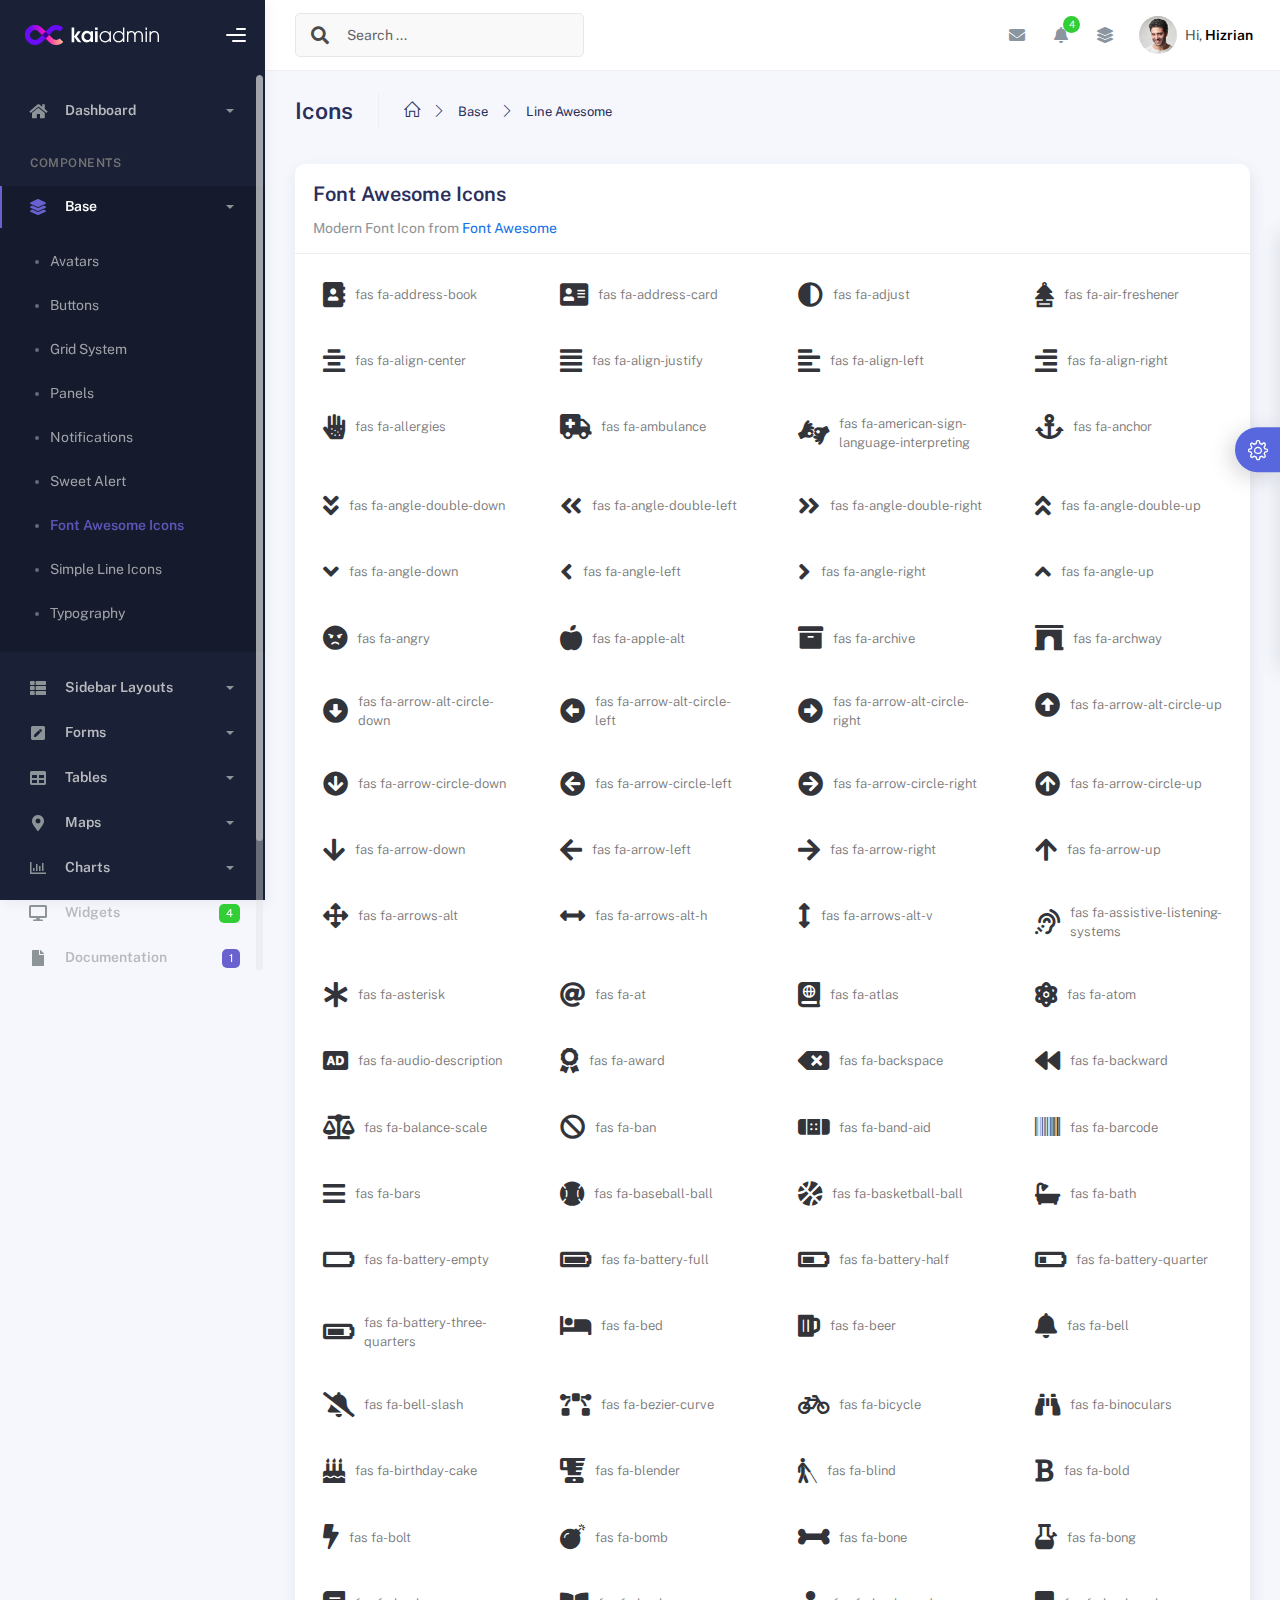
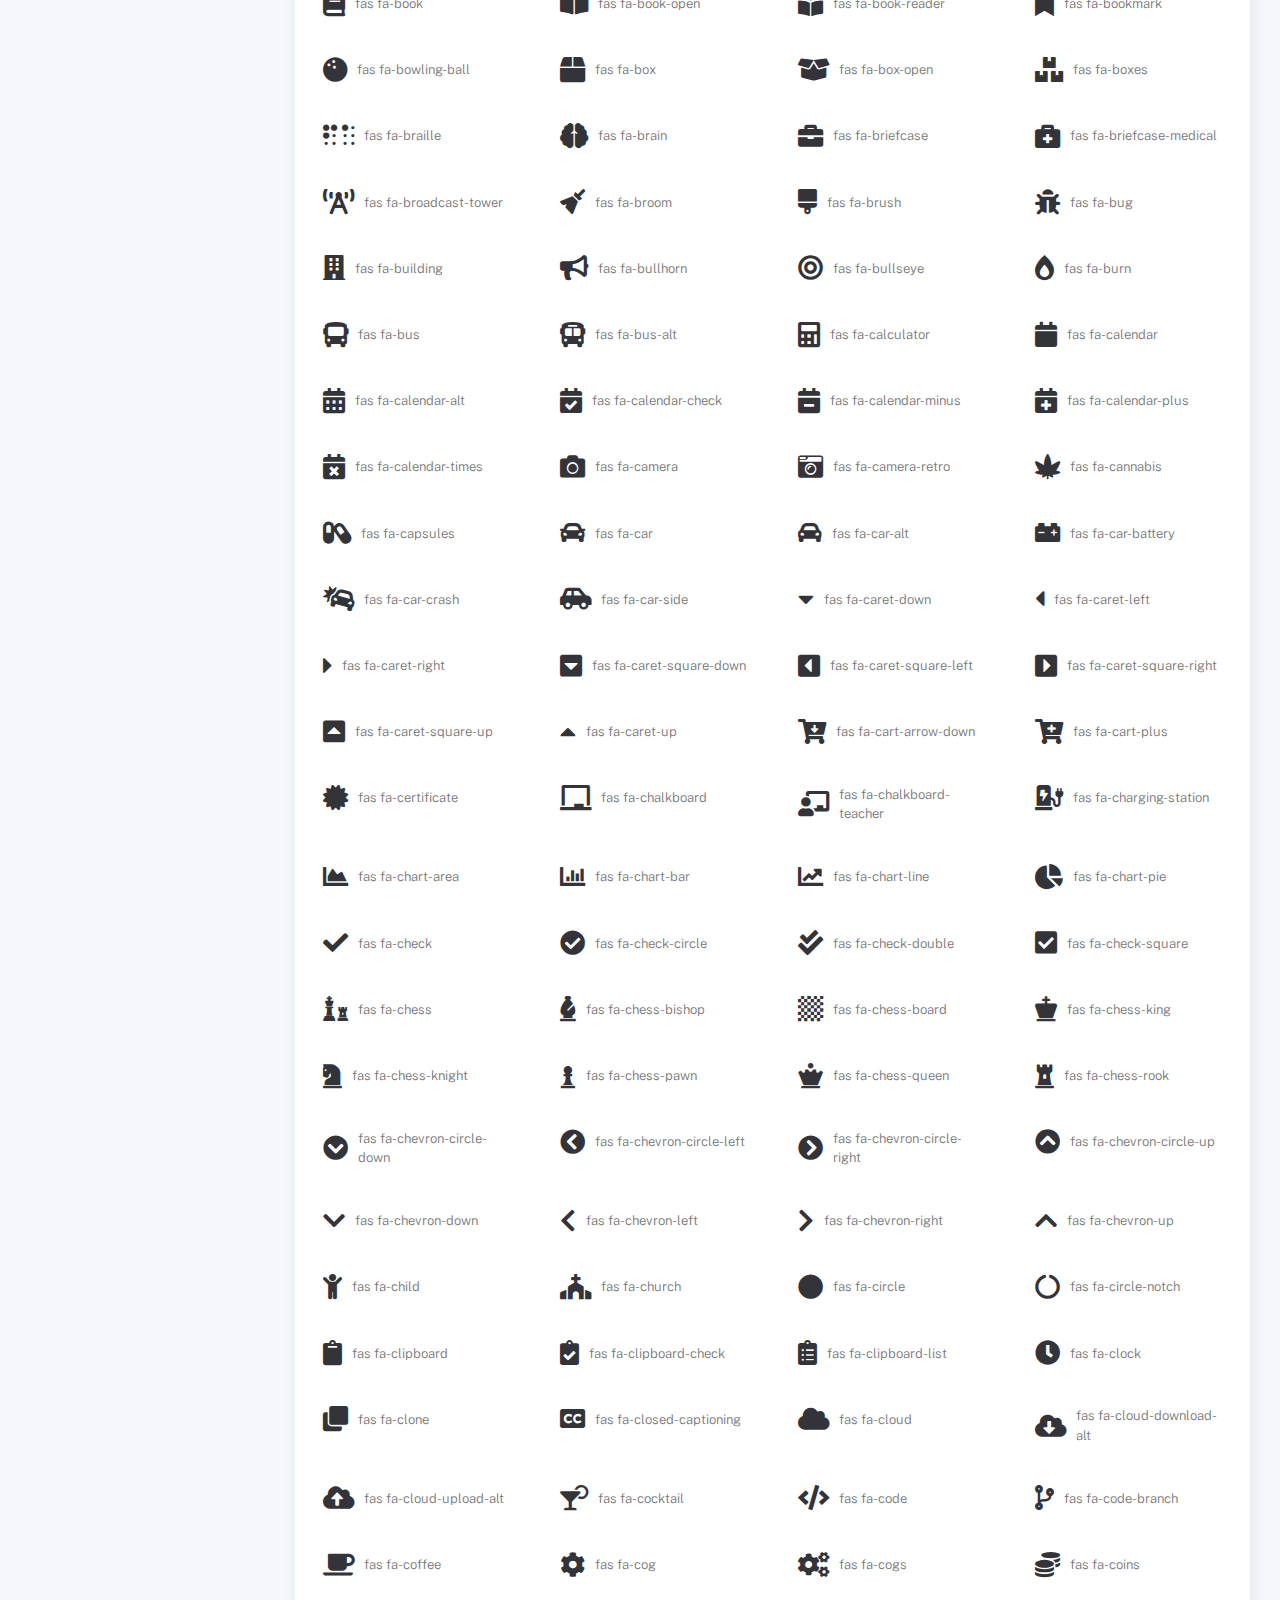
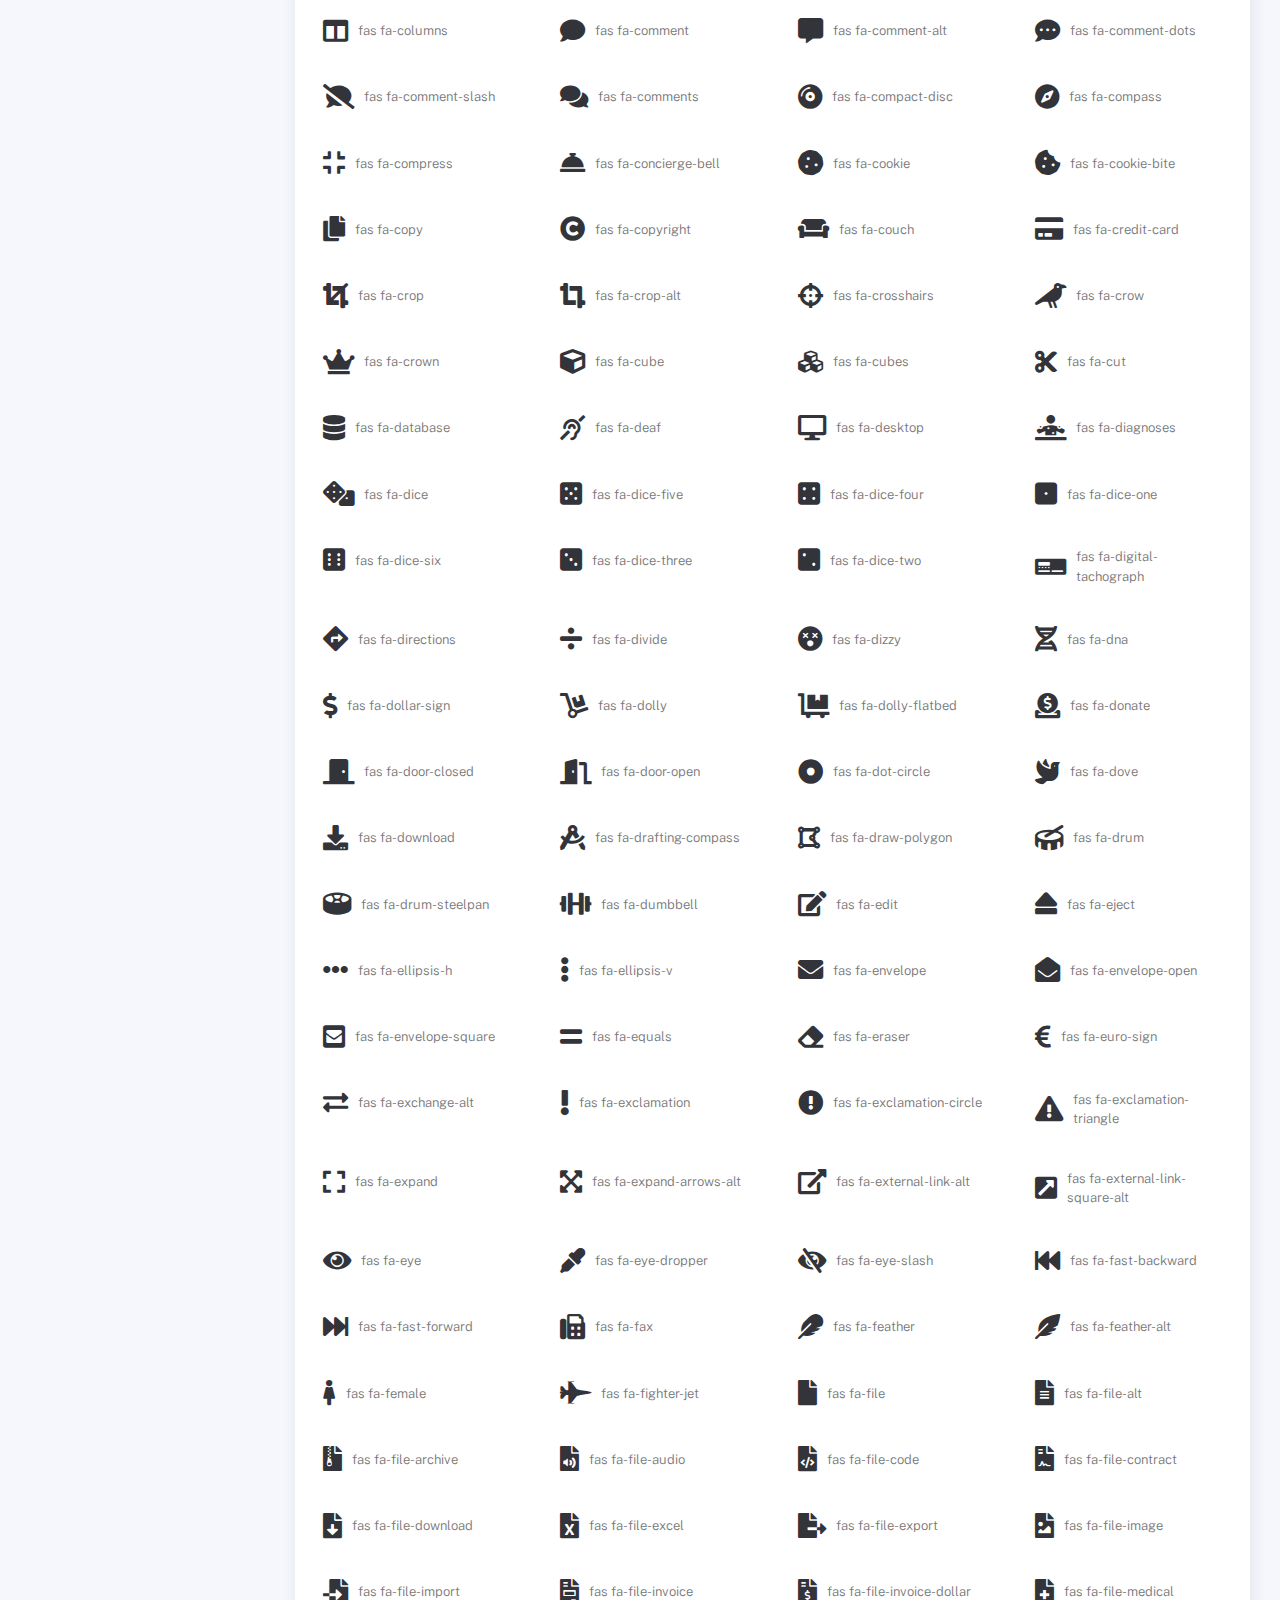
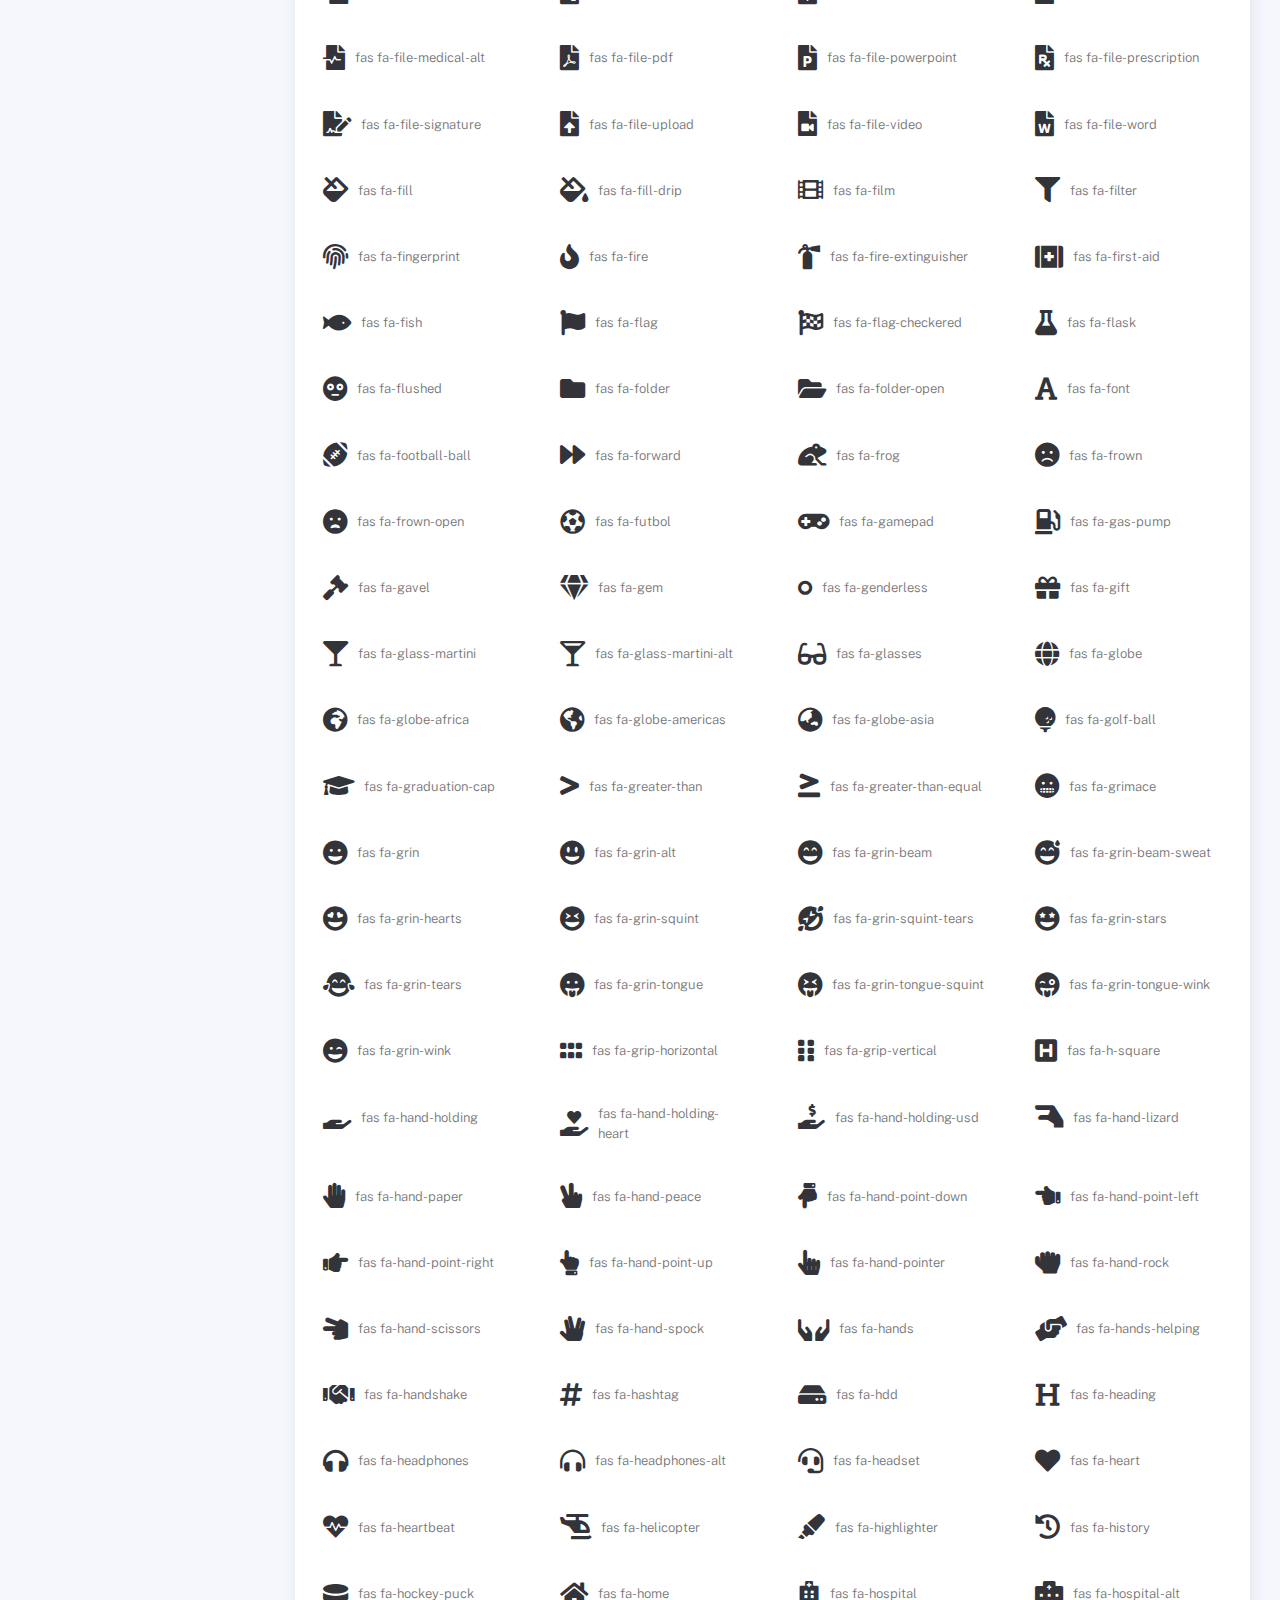
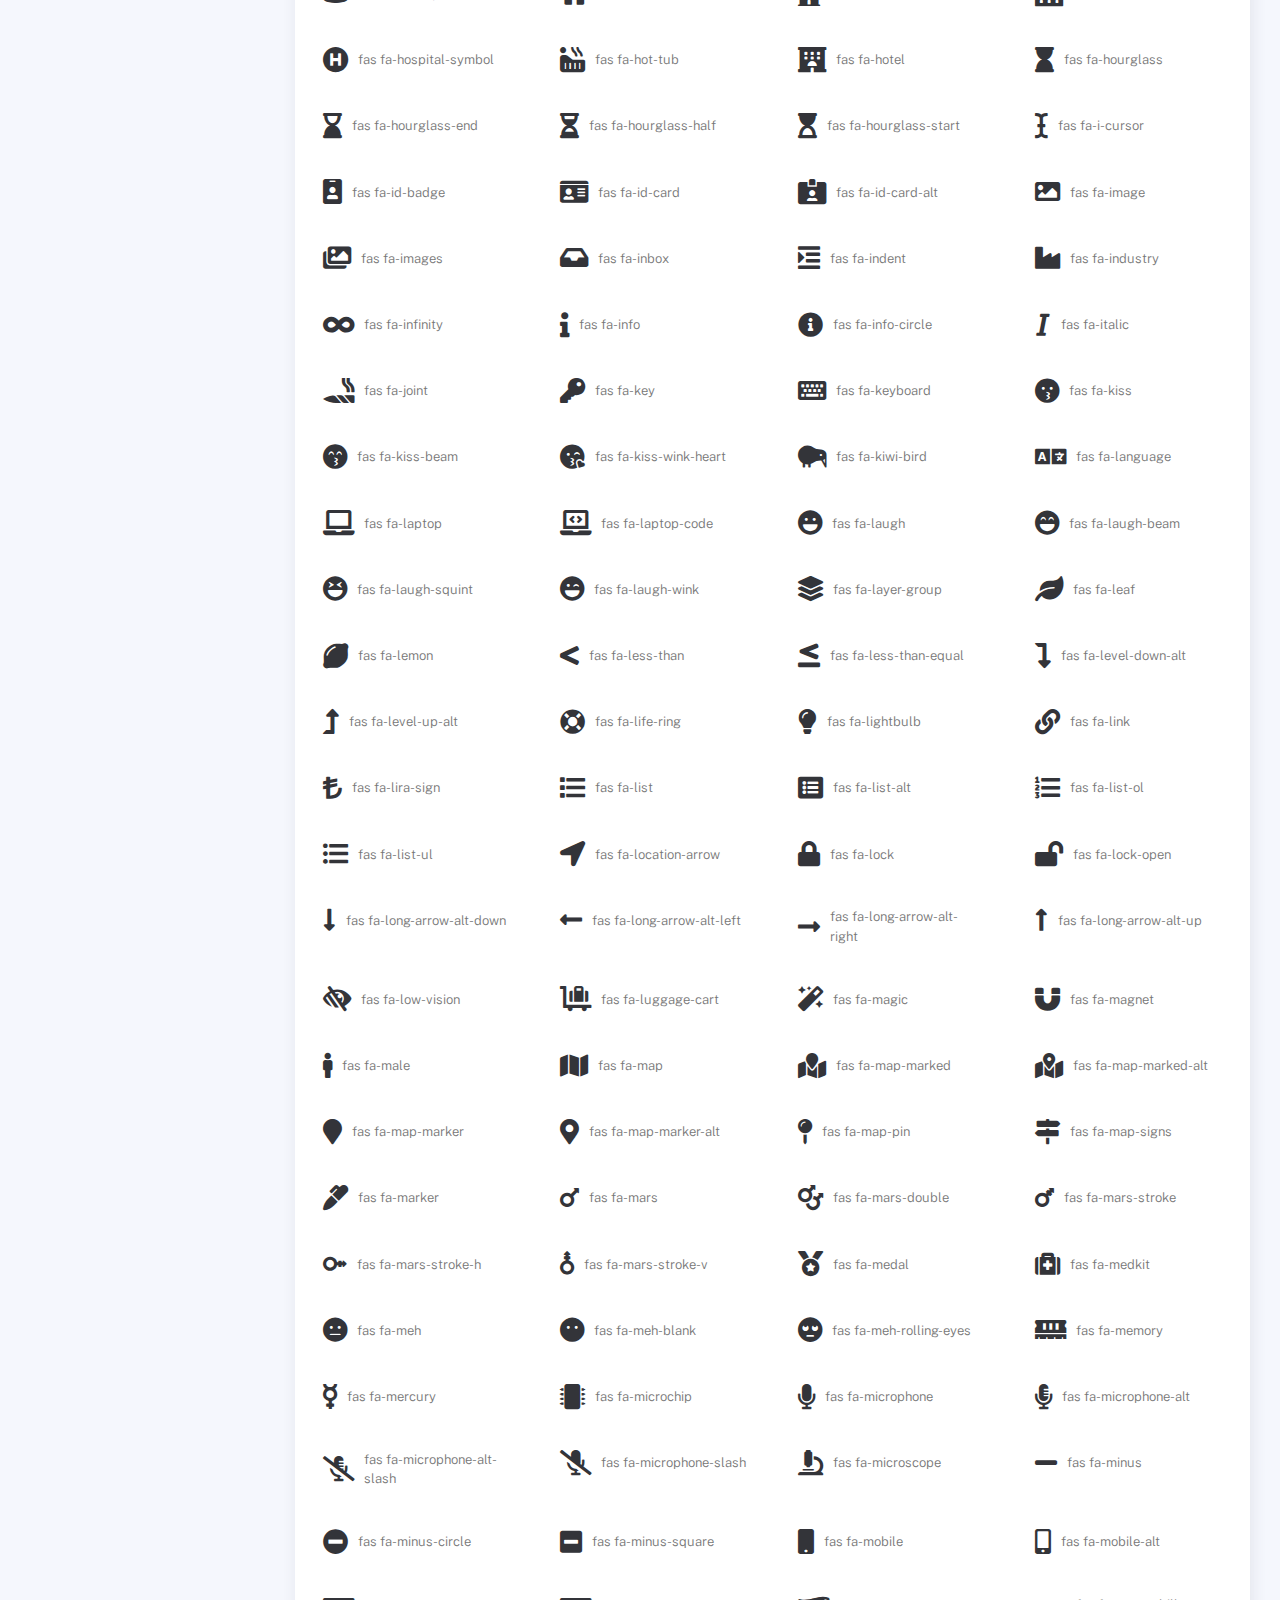
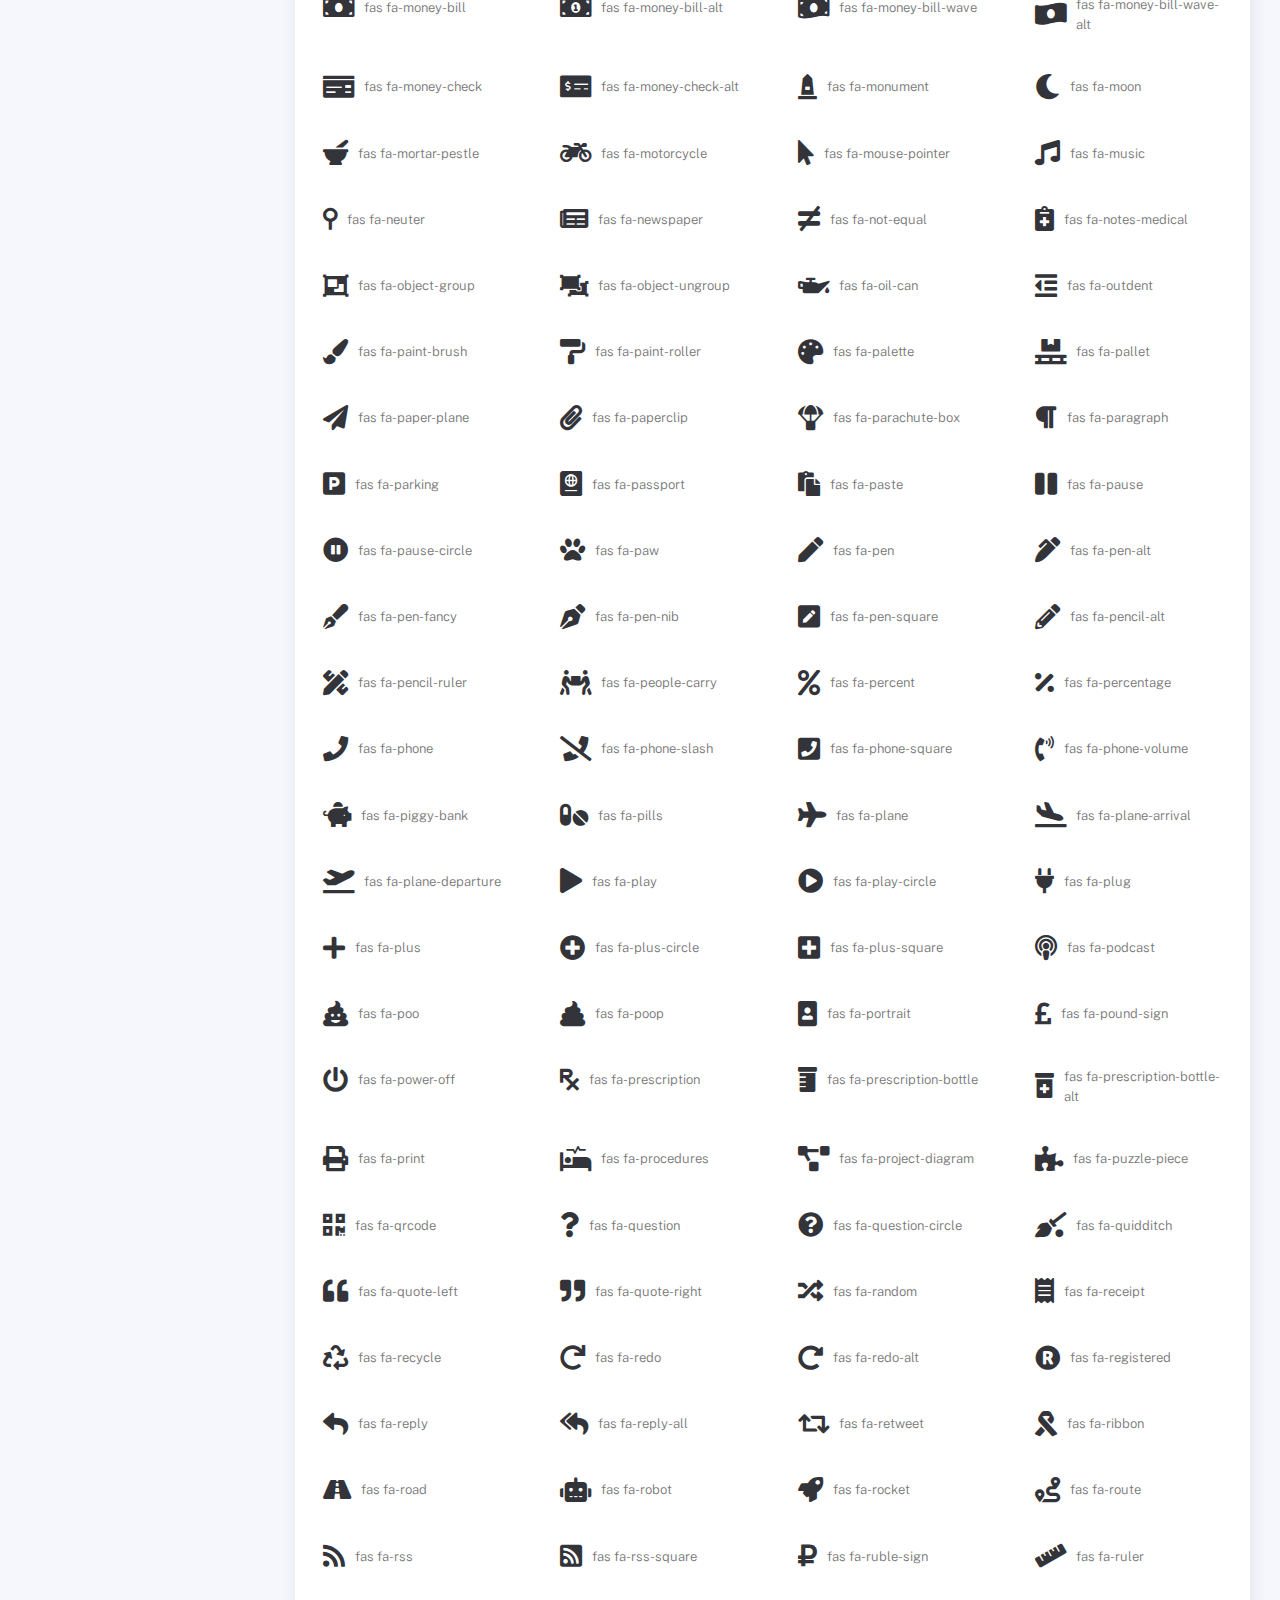
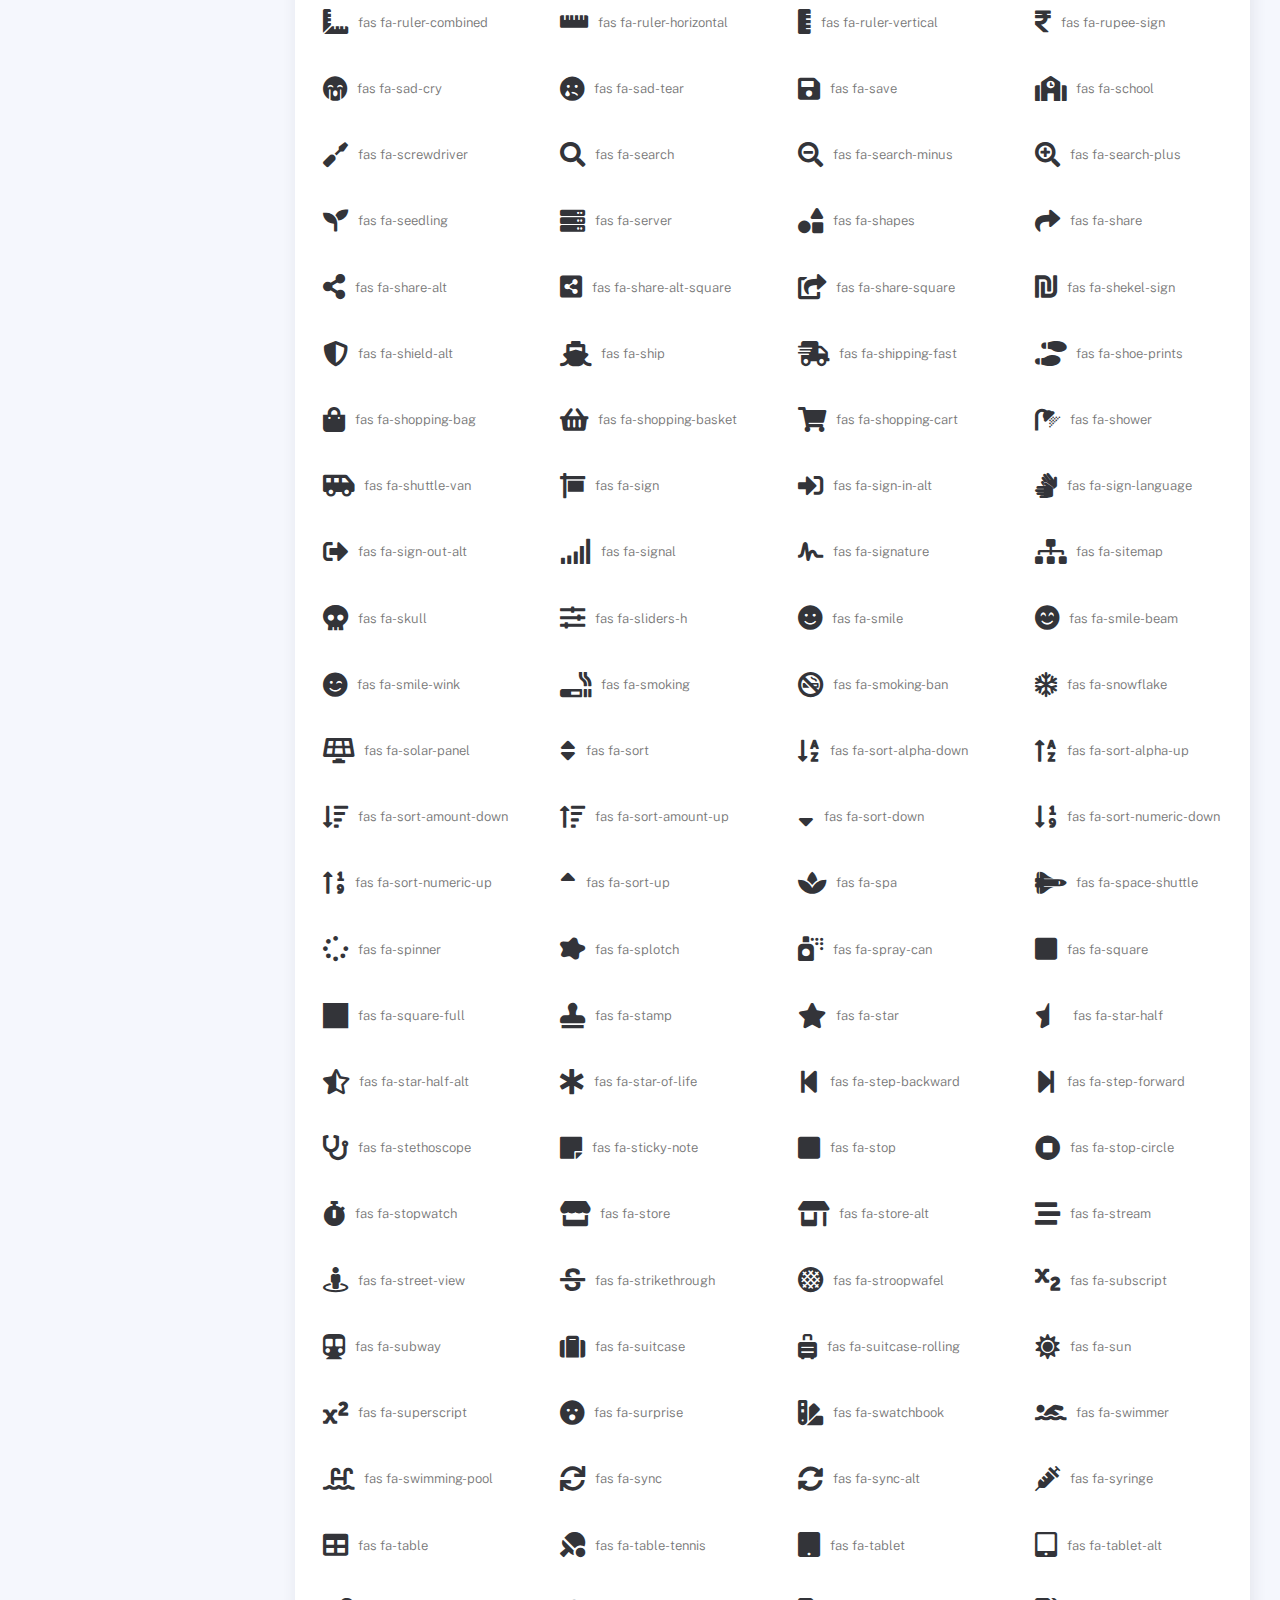
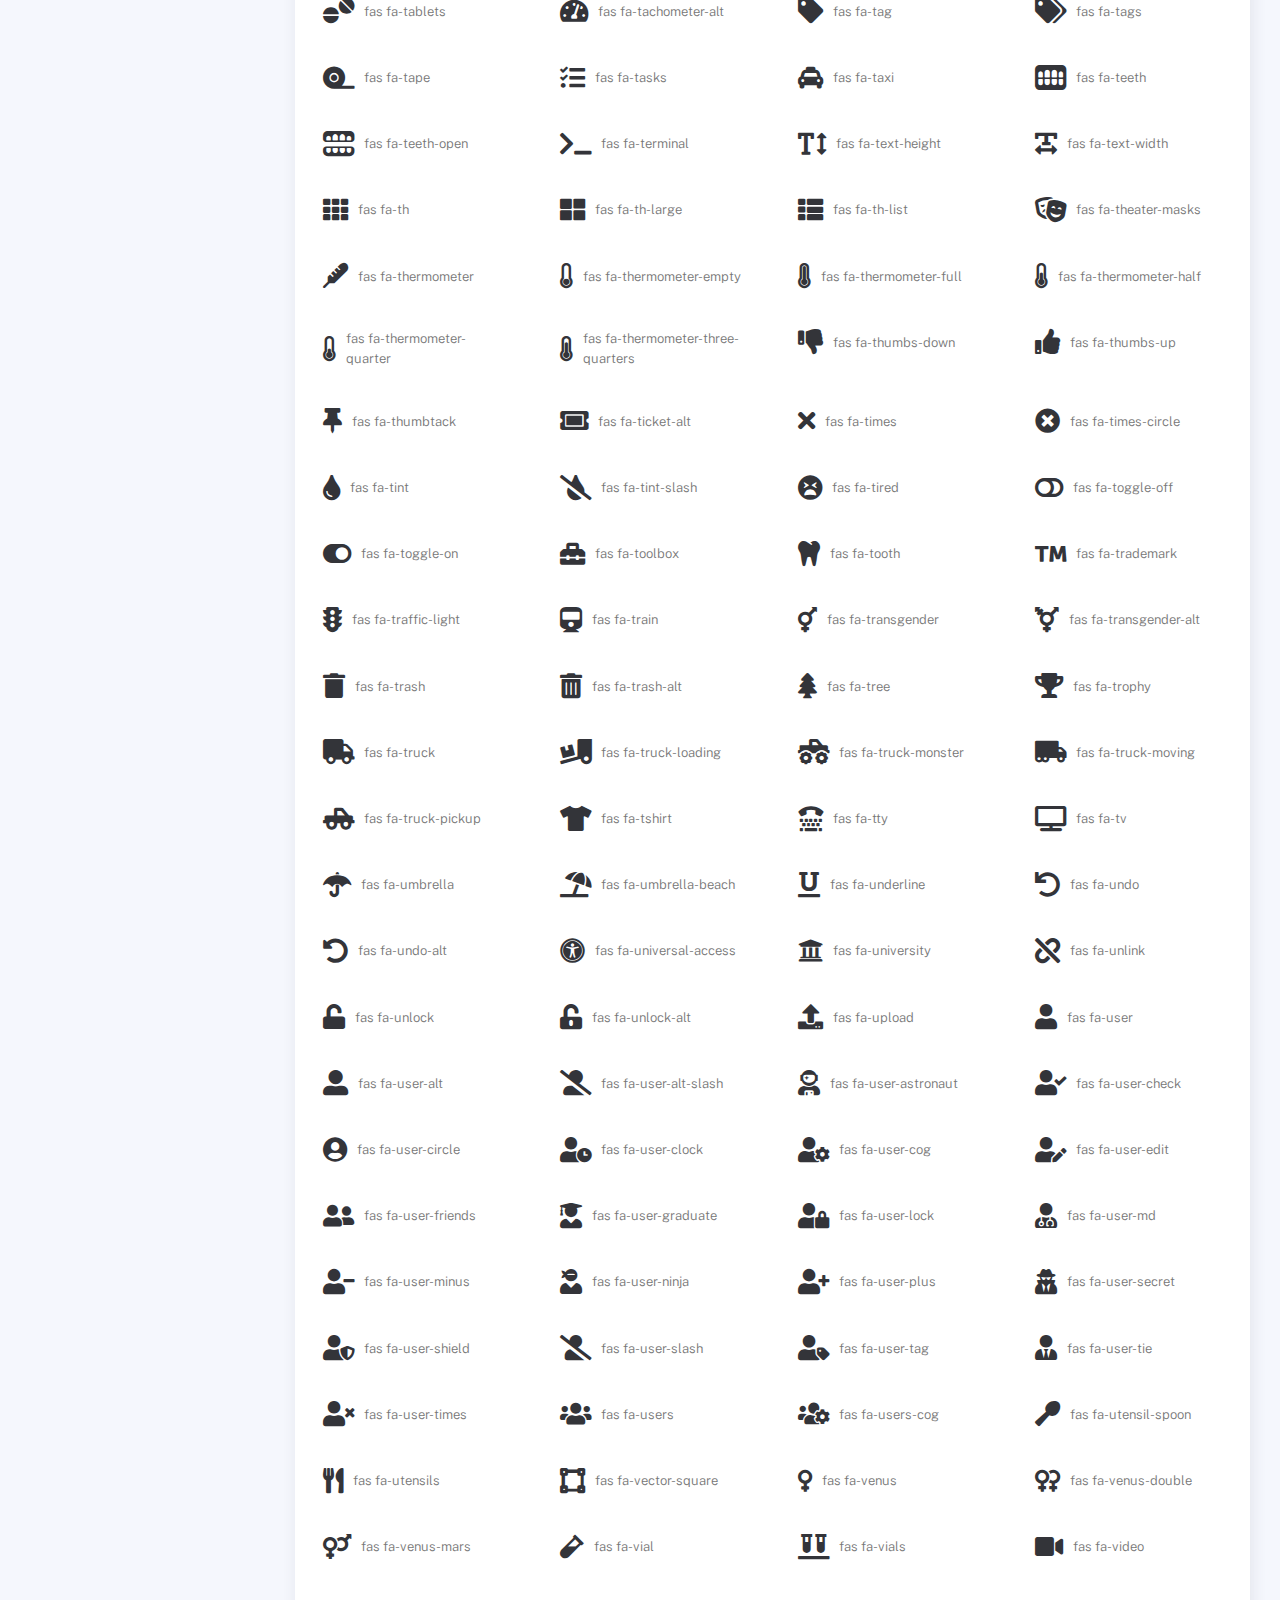
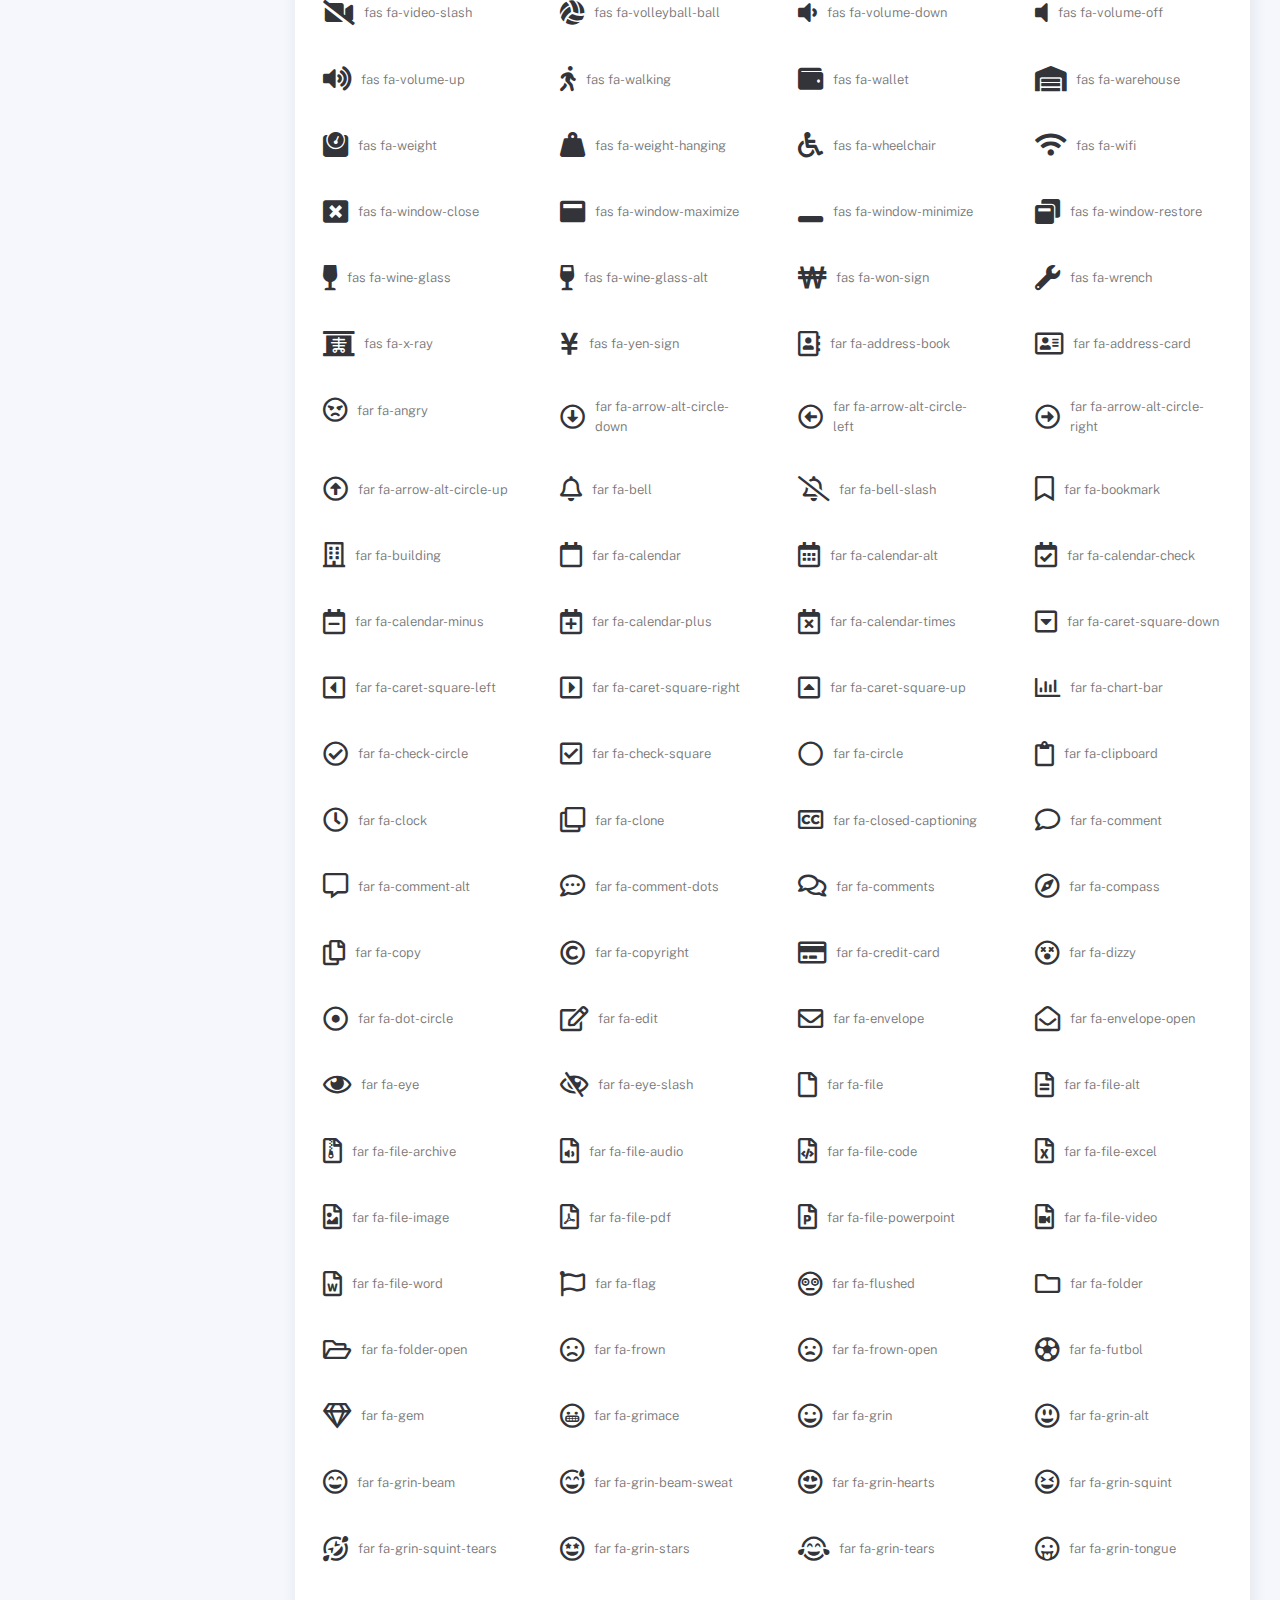
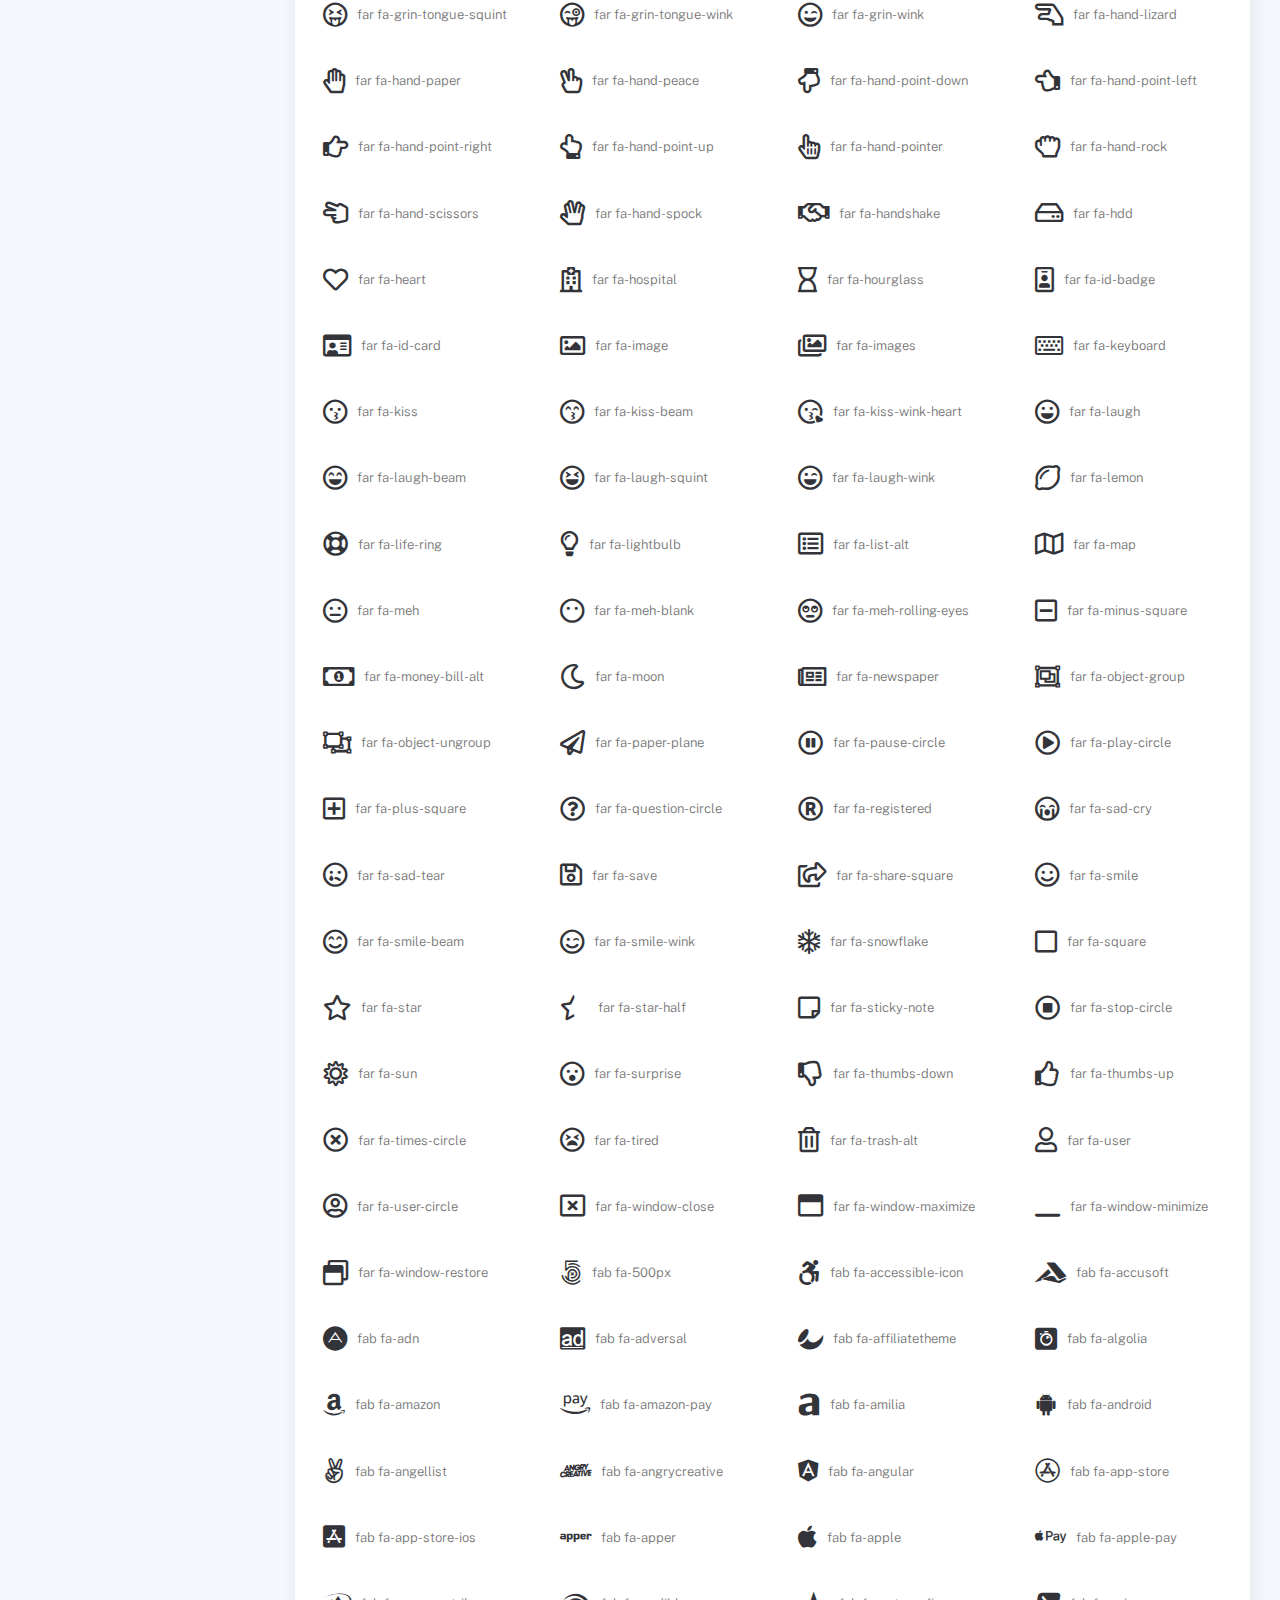
<file: components/font-awesome-icons.html>
<!DOCTYPE html>
<html lang="en">
  <head>
    <meta http-equiv="X-UA-Compatible" content="IE=edge" />
    <title>Font Awesome - Kaiadmin Bootstrap 5 Admin Dashboard</title>
    <meta
      content="width=device-width, initial-scale=1.0, shrink-to-fit=no"
      name="viewport"
    />
    <link
      rel="icon"
      href="../assets/img/kaiadmin/favicon.ico"
      type="image/x-icon"
    />

    <!-- Fonts and icons -->
    <script src="../assets/js/plugin/webfont/webfont.min.js"></script>
    <script>
      WebFont.load({
        google: { families: ["Public Sans:300,400,500,600,700"] },
        custom: {
          families: [
            "Font Awesome 5 Solid",
            "Font Awesome 5 Regular",
            "Font Awesome 5 Brands",
            "simple-line-icons",
          ],
          urls: ["../assets/css/fonts.min.css"],
        },
        active: function () {
          sessionStorage.fonts = true;
        },
      });
    </script>

    <!-- CSS Files -->
    <link rel="stylesheet" href="../assets/css/bootstrap.min.css" />
    <link rel="stylesheet" href="../assets/css/plugins.min.css" />
    <link rel="stylesheet" href="../assets/css/kaiadmin.min.css" />

    <!-- CSS Just for demo purpose, don't include it in your project -->
    <link rel="stylesheet" href="../assets/css/demo.css" />
  </head>
  <body>
    <div class="wrapper">
      <!-- Sidebar -->
      <div class="sidebar" data-background-color="dark">
        <div class="sidebar-logo">
          <!-- Logo Header -->
          <div class="logo-header" data-background-color="dark">
            <a href="../index.html" class="logo">
              <img
                src="../assets/img/kaiadmin/logo_light.svg"
                alt="navbar brand"
                class="navbar-brand"
                height="20"
              />
            </a>
            <div class="nav-toggle">
              <button class="btn btn-toggle toggle-sidebar">
                <i class="gg-menu-right"></i>
              </button>
              <button class="btn btn-toggle sidenav-toggler">
                <i class="gg-menu-left"></i>
              </button>
            </div>
            <button class="topbar-toggler more">
              <i class="gg-more-vertical-alt"></i>
            </button>
          </div>
          <!-- End Logo Header -->
        </div>
        <div class="sidebar-wrapper scrollbar scrollbar-inner">
          <div class="sidebar-content">
            <ul class="nav nav-secondary">
              <li class="nav-item">
                <a
                  data-bs-toggle="collapse"
                  href="#dashboard"
                  class="collapsed"
                  aria-expanded="false"
                >
                  <i class="fas fa-home"></i>
                  <p>Dashboard</p>
                  <span class="caret"></span>
                </a>
                <div class="collapse" id="dashboard">
                  <ul class="nav nav-collapse">
                    <li>
                      <a href="../../demo1/index.html">
                        <span class="sub-item">Dashboard 1</span>
                      </a>
                    </li>
                  </ul>
                </div>
              </li>
              <li class="nav-section">
                <span class="sidebar-mini-icon">
                  <i class="fa fa-ellipsis-h"></i>
                </span>
                <h4 class="text-section">Components</h4>
              </li>
              <li class="nav-item active submenu">
                <a data-bs-toggle="collapse" href="#base">
                  <i class="fas fa-layer-group"></i>
                  <p>Base</p>
                  <span class="caret"></span>
                </a>
                <div class="collapse show" id="base">
                  <ul class="nav nav-collapse">
                    <li>
                      <a href="../components/avatars.html">
                        <span class="sub-item">Avatars</span>
                      </a>
                    </li>
                    <li>
                      <a href="../components/buttons.html">
                        <span class="sub-item">Buttons</span>
                      </a>
                    </li>
                    <li>
                      <a href="../components/gridsystem.html">
                        <span class="sub-item">Grid System</span>
                      </a>
                    </li>
                    <li>
                      <a href="../components/panels.html">
                        <span class="sub-item">Panels</span>
                      </a>
                    </li>
                    <li>
                      <a href="../components/notifications.html">
                        <span class="sub-item">Notifications</span>
                      </a>
                    </li>
                    <li>
                      <a href="../components/sweetalert.html">
                        <span class="sub-item">Sweet Alert</span>
                      </a>
                    </li>
                    <li class="active">
                      <a href="../components/font-awesome-icons.html">
                        <span class="sub-item">Font Awesome Icons</span>
                      </a>
                    </li>
                    <li>
                      <a href="../components/simple-line-icons.html">
                        <span class="sub-item">Simple Line Icons</span>
                      </a>
                    </li>
                    <li>
                      <a href="../components/typography.html">
                        <span class="sub-item">Typography</span>
                      </a>
                    </li>
                  </ul>
                </div>
              </li>
              <li class="nav-item">
                <a data-bs-toggle="collapse" href="#sidebarLayouts">
                  <i class="fas fa-th-list"></i>
                  <p>Sidebar Layouts</p>
                  <span class="caret"></span>
                </a>
                <div class="collapse" id="sidebarLayouts">
                  <ul class="nav nav-collapse">
                    <li>
                      <a href="../sidebar-style-2.html">
                        <span class="sub-item">Sidebar Style 2</span>
                      </a>
                    </li>
                    <li>
                      <a href="../icon-menu.html">
                        <span class="sub-item">Icon Menu</span>
                      </a>
                    </li>
                  </ul>
                </div>
              </li>
              <li class="nav-item">
                <a data-bs-toggle="collapse" href="#forms">
                  <i class="fas fa-pen-square"></i>
                  <p>Forms</p>
                  <span class="caret"></span>
                </a>
                <div class="collapse" id="forms">
                  <ul class="nav nav-collapse">
                    <li>
                      <a href="../forms/forms.html">
                        <span class="sub-item">Basic Form</span>
                      </a>
                    </li>
                  </ul>
                </div>
              </li>
              <li class="nav-item">
                <a data-bs-toggle="collapse" href="#tables">
                  <i class="fas fa-table"></i>
                  <p>Tables</p>
                  <span class="caret"></span>
                </a>
                <div class="collapse" id="tables">
                  <ul class="nav nav-collapse">
                    <li>
                      <a href="../tables/tables.html">
                        <span class="sub-item">Basic Table</span>
                      </a>
                    </li>
                    <li>
                      <a href="../tables/datatables.html">
                        <span class="sub-item">Datatables</span>
                      </a>
                    </li>
                  </ul>
                </div>
              </li>
              <li class="nav-item">
                <a data-bs-toggle="collapse" href="#maps">
                  <i class="fas fa-map-marker-alt"></i>
                  <p>Maps</p>
                  <span class="caret"></span>
                </a>
                <div class="collapse" id="maps">
                  <ul class="nav nav-collapse">
                    <li>
                      <a href="../maps/googlemaps.html">
                        <span class="sub-item">Google Maps</span>
                      </a>
                    </li>
                    <li>
                      <a href="../maps/jsvectormap.html">
                        <span class="sub-item">Jsvectormap</span>
                      </a>
                    </li>
                  </ul>
                </div>
              </li>
              <li class="nav-item">
                <a data-bs-toggle="collapse" href="#charts">
                  <i class="far fa-chart-bar"></i>
                  <p>Charts</p>
                  <span class="caret"></span>
                </a>
                <div class="collapse" id="charts">
                  <ul class="nav nav-collapse">
                    <li>
                      <a href="../charts/charts.html">
                        <span class="sub-item">Chart Js</span>
                      </a>
                    </li>
                    <li>
                      <a href="../charts/sparkline.html">
                        <span class="sub-item">Sparkline</span>
                      </a>
                    </li>
                  </ul>
                </div>
              </li>
              <li class="nav-item">
                <a href="../widgets.html">
                  <i class="fas fa-desktop"></i>
                  <p>Widgets</p>
                  <span class="badge badge-success">4</span>
                </a>
              </li>
              <li class="nav-item">
                <a href="../../../documentation/index.html">
                  <i class="fas fa-file"></i>
                  <p>Documentation</p>
                  <span class="badge badge-secondary">1</span>
                </a>
              </li>
              <li class="nav-item">
                <a data-bs-toggle="collapse" href="#submenu">
                  <i class="fas fa-bars"></i>
                  <p>Menu Levels</p>
                  <span class="caret"></span>
                </a>
                <div class="collapse" id="submenu">
                  <ul class="nav nav-collapse">
                    <li>
                      <a data-bs-toggle="collapse" href="#subnav1">
                        <span class="sub-item">Level 1</span>
                        <span class="caret"></span>
                      </a>
                      <div class="collapse" id="subnav1">
                        <ul class="nav nav-collapse subnav">
                          <li>
                            <a href="#">
                              <span class="sub-item">Level 2</span>
                            </a>
                          </li>
                          <li>
                            <a href="#">
                              <span class="sub-item">Level 2</span>
                            </a>
                          </li>
                        </ul>
                      </div>
                    </li>
                    <li>
                      <a data-bs-toggle="collapse" href="#subnav2">
                        <span class="sub-item">Level 1</span>
                        <span class="caret"></span>
                      </a>
                      <div class="collapse" id="subnav2">
                        <ul class="nav nav-collapse subnav">
                          <li>
                            <a href="#">
                              <span class="sub-item">Level 2</span>
                            </a>
                          </li>
                        </ul>
                      </div>
                    </li>
                    <li>
                      <a href="#">
                        <span class="sub-item">Level 1</span>
                      </a>
                    </li>
                  </ul>
                </div>
              </li>
            </ul>
          </div>
        </div>
      </div>
      <!-- End Sidebar -->

      <div class="main-panel">
        <div class="main-header">
          <div class="main-header-logo">
            <!-- Logo Header -->
            <div class="logo-header" data-background-color="dark">
              <a href="../index.html" class="logo">
                <img
                  src="../assets/img/kaiadmin/logo_light.svg"
                  alt="navbar brand"
                  class="navbar-brand"
                  height="20"
                />
              </a>
              <div class="nav-toggle">
                <button class="btn btn-toggle toggle-sidebar">
                  <i class="gg-menu-right"></i>
                </button>
                <button class="btn btn-toggle sidenav-toggler">
                  <i class="gg-menu-left"></i>
                </button>
              </div>
              <button class="topbar-toggler more">
                <i class="gg-more-vertical-alt"></i>
              </button>
            </div>
            <!-- End Logo Header -->
          </div>
          <!-- Navbar Header -->
          <nav
            class="navbar navbar-header navbar-header-transparent navbar-expand-lg border-bottom"
          >
            <div class="container-fluid">
              <nav
                class="navbar navbar-header-left navbar-expand-lg navbar-form nav-search p-0 d-none d-lg-flex"
              >
                <div class="input-group">
                  <div class="input-group-prepend">
                    <button type="submit" class="btn btn-search pe-1">
                      <i class="fa fa-search search-icon"></i>
                    </button>
                  </div>
                  <input
                    type="text"
                    placeholder="Search ..."
                    class="form-control"
                  />
                </div>
              </nav>

              <ul class="navbar-nav topbar-nav ms-md-auto align-items-center">
                <li
                  class="nav-item topbar-icon dropdown hidden-caret d-flex d-lg-none"
                >
                  <a
                    class="nav-link dropdown-toggle"
                    data-bs-toggle="dropdown"
                    href="#"
                    role="button"
                    aria-expanded="false"
                    aria-haspopup="true"
                  >
                    <i class="fa fa-search"></i>
                  </a>
                  <ul class="dropdown-menu dropdown-search animated fadeIn">
                    <form class="navbar-left navbar-form nav-search">
                      <div class="input-group">
                        <input
                          type="text"
                          placeholder="Search ..."
                          class="form-control"
                        />
                      </div>
                    </form>
                  </ul>
                </li>
                <li class="nav-item topbar-icon dropdown hidden-caret">
                  <a
                    class="nav-link dropdown-toggle"
                    href="#"
                    id="messageDropdown"
                    role="button"
                    data-bs-toggle="dropdown"
                    aria-haspopup="true"
                    aria-expanded="false"
                  >
                    <i class="fa fa-envelope"></i>
                  </a>
                  <ul
                    class="dropdown-menu messages-notif-box animated fadeIn"
                    aria-labelledby="messageDropdown"
                  >
                    <li>
                      <div
                        class="dropdown-title d-flex justify-content-between align-items-center"
                      >
                        Messages
                        <a href="#" class="small">Mark all as read</a>
                      </div>
                    </li>
                    <li>
                      <div class="message-notif-scroll scrollbar-outer">
                        <div class="notif-center">
                          <a href="#">
                            <div class="notif-img">
                              <img
                                src="../assets/img/jm_denis.jpg"
                                alt="Img Profile"
                              />
                            </div>
                            <div class="notif-content">
                              <span class="subject">Jimmy Denis</span>
                              <span class="block"> How are you ? </span>
                              <span class="time">5 minutes ago</span>
                            </div>
                          </a>
                          <a href="#">
                            <div class="notif-img">
                              <img
                                src="../assets/img/chadengle.jpg"
                                alt="Img Profile"
                              />
                            </div>
                            <div class="notif-content">
                              <span class="subject">Chad</span>
                              <span class="block"> Ok, Thanks ! </span>
                              <span class="time">12 minutes ago</span>
                            </div>
                          </a>
                          <a href="#">
                            <div class="notif-img">
                              <img
                                src="../assets/img/mlane.jpg"
                                alt="Img Profile"
                              />
                            </div>
                            <div class="notif-content">
                              <span class="subject">Jhon Doe</span>
                              <span class="block">
                                Ready for the meeting today...
                              </span>
                              <span class="time">12 minutes ago</span>
                            </div>
                          </a>
                          <a href="#">
                            <div class="notif-img">
                              <img
                                src="../assets/img/talha.jpg"
                                alt="Img Profile"
                              />
                            </div>
                            <div class="notif-content">
                              <span class="subject">Talha</span>
                              <span class="block"> Hi, Apa Kabar ? </span>
                              <span class="time">17 minutes ago</span>
                            </div>
                          </a>
                        </div>
                      </div>
                    </li>
                    <li>
                      <a class="see-all" href="javascript:void(0);"
                        >See all messages<i class="fa fa-angle-right"></i>
                      </a>
                    </li>
                  </ul>
                </li>
                <li class="nav-item topbar-icon dropdown hidden-caret">
                  <a
                    class="nav-link dropdown-toggle"
                    href="#"
                    id="notifDropdown"
                    role="button"
                    data-bs-toggle="dropdown"
                    aria-haspopup="true"
                    aria-expanded="false"
                  >
                    <i class="fa fa-bell"></i>
                    <span class="notification">4</span>
                  </a>
                  <ul
                    class="dropdown-menu notif-box animated fadeIn"
                    aria-labelledby="notifDropdown"
                  >
                    <li>
                      <div class="dropdown-title">
                        You have 4 new notification
                      </div>
                    </li>
                    <li>
                      <div class="notif-scroll scrollbar-outer">
                        <div class="notif-center">
                          <a href="#">
                            <div class="notif-icon notif-primary">
                              <i class="fa fa-user-plus"></i>
                            </div>
                            <div class="notif-content">
                              <span class="block"> New user registered </span>
                              <span class="time">5 minutes ago</span>
                            </div>
                          </a>
                          <a href="#">
                            <div class="notif-icon notif-success">
                              <i class="fa fa-comment"></i>
                            </div>
                            <div class="notif-content">
                              <span class="block">
                                Rahmad commented on Admin
                              </span>
                              <span class="time">12 minutes ago</span>
                            </div>
                          </a>
                          <a href="#">
                            <div class="notif-img">
                              <img
                                src="../assets/img/profile2.jpg"
                                alt="Img Profile"
                              />
                            </div>
                            <div class="notif-content">
                              <span class="block">
                                Reza send messages to you
                              </span>
                              <span class="time">12 minutes ago</span>
                            </div>
                          </a>
                          <a href="#">
                            <div class="notif-icon notif-danger">
                              <i class="fa fa-heart"></i>
                            </div>
                            <div class="notif-content">
                              <span class="block"> Farrah liked Admin </span>
                              <span class="time">17 minutes ago</span>
                            </div>
                          </a>
                        </div>
                      </div>
                    </li>
                    <li>
                      <a class="see-all" href="javascript:void(0);"
                        >See all notifications<i class="fa fa-angle-right"></i>
                      </a>
                    </li>
                  </ul>
                </li>
                <li class="nav-item topbar-icon dropdown hidden-caret">
                  <a
                    class="nav-link"
                    data-bs-toggle="dropdown"
                    href="#"
                    aria-expanded="false"
                  >
                    <i class="fas fa-layer-group"></i>
                  </a>
                  <div class="dropdown-menu quick-actions animated fadeIn">
                    <div class="quick-actions-header">
                      <span class="title mb-1">Quick Actions</span>
                      <span class="subtitle op-7">Shortcuts</span>
                    </div>
                    <div class="quick-actions-scroll scrollbar-outer">
                      <div class="quick-actions-items">
                        <div class="row m-0">
                          <a class="col-6 col-md-4 p-0" href="#">
                            <div class="quick-actions-item">
                              <div class="avatar-item bg-danger rounded-circle">
                                <i class="far fa-calendar-alt"></i>
                              </div>
                              <span class="text">Calendar</span>
                            </div>
                          </a>
                          <a class="col-6 col-md-4 p-0" href="#">
                            <div class="quick-actions-item">
                              <div
                                class="avatar-item bg-warning rounded-circle"
                              >
                                <i class="fas fa-map"></i>
                              </div>
                              <span class="text">Maps</span>
                            </div>
                          </a>
                          <a class="col-6 col-md-4 p-0" href="#">
                            <div class="quick-actions-item">
                              <div class="avatar-item bg-info rounded-circle">
                                <i class="fas fa-file-excel"></i>
                              </div>
                              <span class="text">Reports</span>
                            </div>
                          </a>
                          <a class="col-6 col-md-4 p-0" href="#">
                            <div class="quick-actions-item">
                              <div
                                class="avatar-item bg-success rounded-circle"
                              >
                                <i class="fas fa-envelope"></i>
                              </div>
                              <span class="text">Emails</span>
                            </div>
                          </a>
                          <a class="col-6 col-md-4 p-0" href="#">
                            <div class="quick-actions-item">
                              <div
                                class="avatar-item bg-primary rounded-circle"
                              >
                                <i class="fas fa-file-invoice-dollar"></i>
                              </div>
                              <span class="text">Invoice</span>
                            </div>
                          </a>
                          <a class="col-6 col-md-4 p-0" href="#">
                            <div class="quick-actions-item">
                              <div
                                class="avatar-item bg-secondary rounded-circle"
                              >
                                <i class="fas fa-credit-card"></i>
                              </div>
                              <span class="text">Payments</span>
                            </div>
                          </a>
                        </div>
                      </div>
                    </div>
                  </div>
                </li>

                <li class="nav-item topbar-user dropdown hidden-caret">
                  <a
                    class="dropdown-toggle profile-pic"
                    data-bs-toggle="dropdown"
                    href="#"
                    aria-expanded="false"
                  >
                    <div class="avatar-sm">
                      <img
                        src="../assets/img/profile.jpg"
                        alt="..."
                        class="avatar-img rounded-circle"
                      />
                    </div>
                    <span class="profile-username">
                      <span class="op-7">Hi,</span>
                      <span class="fw-bold">Hizrian</span>
                    </span>
                  </a>
                  <ul class="dropdown-menu dropdown-user animated fadeIn">
                    <div class="dropdown-user-scroll scrollbar-outer">
                      <li>
                        <div class="user-box">
                          <div class="avatar-lg">
                            <img
                              src="../assets/img/profile.jpg"
                              alt="image profile"
                              class="avatar-img rounded"
                            />
                          </div>
                          <div class="u-text">
                            <h4>Hizrian</h4>
                            <p class="text-muted">hello@example.com</p>
                            <a
                              href="profile.html"
                              class="btn btn-xs btn-secondary btn-sm"
                              >View Profile</a
                            >
                          </div>
                        </div>
                      </li>
                      <li>
                        <div class="dropdown-divider"></div>
                        <a class="dropdown-item" href="#">My Profile</a>
                        <a class="dropdown-item" href="#">My Balance</a>
                        <a class="dropdown-item" href="#">Inbox</a>
                        <div class="dropdown-divider"></div>
                        <a class="dropdown-item" href="#">Account Setting</a>
                        <div class="dropdown-divider"></div>
                        <a class="dropdown-item" href="#">Logout</a>
                      </li>
                    </div>
                  </ul>
                </li>
              </ul>
            </div>
          </nav>
          <!-- End Navbar -->
        </div>

        <div class="container">
          <div class="page-inner">
            <div class="page-header">
              <h3 class="fw-bold mb-3">Icons</h3>
              <ul class="breadcrumbs mb-3">
                <li class="nav-home">
                  <a href="#">
                    <i class="icon-home"></i>
                  </a>
                </li>
                <li class="separator">
                  <i class="icon-arrow-right"></i>
                </li>
                <li class="nav-item">
                  <a href="#">Base</a>
                </li>
                <li class="separator">
                  <i class="icon-arrow-right"></i>
                </li>
                <li class="nav-item">
                  <a href="#">Line Awesome</a>
                </li>
              </ul>
            </div>
            <div class="row">
              <div class="col-md-12">
                <div class="card">
                  <div class="card-header">
                    <div class="card-title">Font Awesome Icons</div>
                    <div class="card-category">
                      Modern Font Icon from
                      <a class="link" href="https://fontawesome.com"
                        >Font Awesome</a
                      >
                    </div>
                  </div>
                  <div class="card-body">
                    <div id="row-demo-icon" class="row"></div>
                  </div>
                </div>
              </div>
            </div>
          </div>
        </div>

        <footer class="footer">
          <div class="container-fluid d-flex justify-content-between">
            <nav class="pull-left">
              <ul class="nav">
                <li class="nav-item">
                  <a class="nav-link" href="http://www.themekita.com">
                    ThemeKita
                  </a>
                </li>
                <li class="nav-item">
                  <a class="nav-link" href="#"> Help </a>
                </li>
                <li class="nav-item">
                  <a class="nav-link" href="#"> Licenses </a>
                </li>
              </ul>
            </nav>
            <div class="copyright">
              2024, made with <i class="fa fa-heart heart text-danger"></i> by
              <a href="http://www.themekita.com">ThemeKita</a>
            </div>
            <div>
              Distributed by
              <a target="_blank" href="https://themewagon.com/">ThemeWagon</a>.
            </div>
          </div>
        </footer>
      </div>

      <!-- Custom template | don't include it in your project! -->
      <div class="custom-template">
        <div class="title">Settings</div>
        <div class="custom-content">
          <div class="switcher">
            <div class="switch-block">
              <h4>Logo Header</h4>
              <div class="btnSwitch">
                <button
                  type="button"
                  class="selected changeLogoHeaderColor"
                  data-color="dark"
                ></button>
                <button
                  type="button"
                  class="selected changeLogoHeaderColor"
                  data-color="blue"
                ></button>
                <button
                  type="button"
                  class="changeLogoHeaderColor"
                  data-color="purple"
                ></button>
                <button
                  type="button"
                  class="changeLogoHeaderColor"
                  data-color="light-blue"
                ></button>
                <button
                  type="button"
                  class="changeLogoHeaderColor"
                  data-color="green"
                ></button>
                <button
                  type="button"
                  class="changeLogoHeaderColor"
                  data-color="orange"
                ></button>
                <button
                  type="button"
                  class="changeLogoHeaderColor"
                  data-color="red"
                ></button>
                <button
                  type="button"
                  class="changeLogoHeaderColor"
                  data-color="white"
                ></button>
                <br />
                <button
                  type="button"
                  class="changeLogoHeaderColor"
                  data-color="dark2"
                ></button>
                <button
                  type="button"
                  class="changeLogoHeaderColor"
                  data-color="blue2"
                ></button>
                <button
                  type="button"
                  class="changeLogoHeaderColor"
                  data-color="purple2"
                ></button>
                <button
                  type="button"
                  class="changeLogoHeaderColor"
                  data-color="light-blue2"
                ></button>
                <button
                  type="button"
                  class="changeLogoHeaderColor"
                  data-color="green2"
                ></button>
                <button
                  type="button"
                  class="changeLogoHeaderColor"
                  data-color="orange2"
                ></button>
                <button
                  type="button"
                  class="changeLogoHeaderColor"
                  data-color="red2"
                ></button>
              </div>
            </div>
            <div class="switch-block">
              <h4>Navbar Header</h4>
              <div class="btnSwitch">
                <button
                  type="button"
                  class="changeTopBarColor"
                  data-color="dark"
                ></button>
                <button
                  type="button"
                  class="changeTopBarColor"
                  data-color="blue"
                ></button>
                <button
                  type="button"
                  class="changeTopBarColor"
                  data-color="purple"
                ></button>
                <button
                  type="button"
                  class="changeTopBarColor"
                  data-color="light-blue"
                ></button>
                <button
                  type="button"
                  class="changeTopBarColor"
                  data-color="green"
                ></button>
                <button
                  type="button"
                  class="changeTopBarColor"
                  data-color="orange"
                ></button>
                <button
                  type="button"
                  class="changeTopBarColor"
                  data-color="red"
                ></button>
                <button
                  type="button"
                  class="changeTopBarColor"
                  data-color="white"
                ></button>
                <br />
                <button
                  type="button"
                  class="changeTopBarColor"
                  data-color="dark2"
                ></button>
                <button
                  type="button"
                  class="selected changeTopBarColor"
                  data-color="blue2"
                ></button>
                <button
                  type="button"
                  class="changeTopBarColor"
                  data-color="purple2"
                ></button>
                <button
                  type="button"
                  class="changeTopBarColor"
                  data-color="light-blue2"
                ></button>
                <button
                  type="button"
                  class="changeTopBarColor"
                  data-color="green2"
                ></button>
                <button
                  type="button"
                  class="changeTopBarColor"
                  data-color="orange2"
                ></button>
                <button
                  type="button"
                  class="changeTopBarColor"
                  data-color="red2"
                ></button>
              </div>
            </div>
            <div class="switch-block">
              <h4>Sidebar</h4>
              <div class="btnSwitch">
                <button
                  type="button"
                  class="selected changeSideBarColor"
                  data-color="white"
                ></button>
                <button
                  type="button"
                  class="changeSideBarColor"
                  data-color="dark"
                ></button>
                <button
                  type="button"
                  class="changeSideBarColor"
                  data-color="dark2"
                ></button>
              </div>
            </div>
          </div>
        </div>
        <div class="custom-toggle">
          <i class="icon-settings"></i>
        </div>
      </div>
      <!-- End Custom template -->
    </div>
    <!--   Core JS Files   -->
    <script src="../assets/js/core/jquery-3.7.1.min.js"></script>
    <script src="../assets/js/core/popper.min.js"></script>
    <script src="../assets/js/core/bootstrap.min.js"></script>

    <!-- jQuery Scrollbar -->
    <script src="../assets/js/plugin/jquery-scrollbar/jquery.scrollbar.min.js"></script>
    <!-- Moment JS -->
    <script src="../assets/js/plugin/moment/moment.min.js"></script>

    <!-- Chart JS -->
    <script src="../assets/js/plugin/chart.js/chart.min.js"></script>

    <!-- jQuery Sparkline -->
    <script src="../assets/js/plugin/jquery.sparkline/jquery.sparkline.min.js"></script>

    <!-- Chart Circle -->
    <script src="../assets/js/plugin/chart-circle/circles.min.js"></script>

    <!-- Datatables -->
    <script src="../assets/js/plugin/datatables/datatables.min.js"></script>

    <!-- Bootstrap Notify -->
    <script src="../assets/js/plugin/bootstrap-notify/bootstrap-notify.min.js"></script>

    <!-- jQuery Vector Maps -->
    <script src="../assets/js/plugin/jsvectormap/jsvectormap.min.js"></script>
    <script src="../assets/js/plugin/jsvectormap/world.js"></script>

    <!-- Sweet Alert -->
    <script src="../assets/js/plugin/sweetalert/sweetalert.min.js"></script>

    <!-- Kaiadmin JS -->
    <script src="../assets/js/kaiadmin.min.js"></script>

    <!-- Kaiadmin DEMO methods, don't include it in your project! -->
    <script src="../assets/js/setting-demo2.js"></script>

    <script>
      var iconClass = [
        "fas fa-address-book",
        "fas fa-address-card",
        "fas fa-adjust",
        "fas fa-air-freshener",
        "fas fa-align-center",
        "fas fa-align-justify",
        "fas fa-align-left",
        "fas fa-align-right",
        "fas fa-allergies",
        "fas fa-ambulance",
        "fas fa-american-sign-language-interpreting",
        "fas fa-anchor",
        "fas fa-angle-double-down",
        "fas fa-angle-double-left",
        "fas fa-angle-double-right",
        "fas fa-angle-double-up",
        "fas fa-angle-down",
        "fas fa-angle-left",
        "fas fa-angle-right",
        "fas fa-angle-up",
        "fas fa-angry",
        "fas fa-apple-alt",
        "fas fa-archive",
        "fas fa-archway",
        "fas fa-arrow-alt-circle-down",
        "fas fa-arrow-alt-circle-left",
        "fas fa-arrow-alt-circle-right",
        "fas fa-arrow-alt-circle-up",
        "fas fa-arrow-circle-down",
        "fas fa-arrow-circle-left",
        "fas fa-arrow-circle-right",
        "fas fa-arrow-circle-up",
        "fas fa-arrow-down",
        "fas fa-arrow-left",
        "fas fa-arrow-right",
        "fas fa-arrow-up",
        "fas fa-arrows-alt",
        "fas fa-arrows-alt-h",
        "fas fa-arrows-alt-v",
        "fas fa-assistive-listening-systems",
        "fas fa-asterisk",
        "fas fa-at",
        "fas fa-atlas",
        "fas fa-atom",
        "fas fa-audio-description",
        "fas fa-award",
        "fas fa-backspace",
        "fas fa-backward",
        "fas fa-balance-scale",
        "fas fa-ban",
        "fas fa-band-aid",
        "fas fa-barcode",
        "fas fa-bars",
        "fas fa-baseball-ball",
        "fas fa-basketball-ball",
        "fas fa-bath",
        "fas fa-battery-empty",
        "fas fa-battery-full",
        "fas fa-battery-half",
        "fas fa-battery-quarter",
        "fas fa-battery-three-quarters",
        "fas fa-bed",
        "fas fa-beer",
        "fas fa-bell",
        "fas fa-bell-slash",
        "fas fa-bezier-curve",
        "fas fa-bicycle",
        "fas fa-binoculars",
        "fas fa-birthday-cake",
        "fas fa-blender",
        "fas fa-blind",
        "fas fa-bold",
        "fas fa-bolt",
        "fas fa-bomb",
        "fas fa-bone",
        "fas fa-bong",
        "fas fa-book",
        "fas fa-book-open",
        "fas fa-book-reader",
        "fas fa-bookmark",
        "fas fa-bowling-ball",
        "fas fa-box",
        "fas fa-box-open",
        "fas fa-boxes",
        "fas fa-braille",
        "fas fa-brain",
        "fas fa-briefcase",
        "fas fa-briefcase-medical",
        "fas fa-broadcast-tower",
        "fas fa-broom",
        "fas fa-brush",
        "fas fa-bug",
        "fas fa-building",
        "fas fa-bullhorn",
        "fas fa-bullseye",
        "fas fa-burn",
        "fas fa-bus",
        "fas fa-bus-alt",
        "fas fa-calculator",
        "fas fa-calendar",
        "fas fa-calendar-alt",
        "fas fa-calendar-check",
        "fas fa-calendar-minus",
        "fas fa-calendar-plus",
        "fas fa-calendar-times",
        "fas fa-camera",
        "fas fa-camera-retro",
        "fas fa-cannabis",
        "fas fa-capsules",
        "fas fa-car",
        "fas fa-car-alt",
        "fas fa-car-battery",
        "fas fa-car-crash",
        "fas fa-car-side",
        "fas fa-caret-down",
        "fas fa-caret-left",
        "fas fa-caret-right",
        "fas fa-caret-square-down",
        "fas fa-caret-square-left",
        "fas fa-caret-square-right",
        "fas fa-caret-square-up",
        "fas fa-caret-up",
        "fas fa-cart-arrow-down",
        "fas fa-cart-plus",
        "fas fa-certificate",
        "fas fa-chalkboard",
        "fas fa-chalkboard-teacher",
        "fas fa-charging-station",
        "fas fa-chart-area",
        "fas fa-chart-bar",
        "fas fa-chart-line",
        "fas fa-chart-pie",
        "fas fa-check",
        "fas fa-check-circle",
        "fas fa-check-double",
        "fas fa-check-square",
        "fas fa-chess",
        "fas fa-chess-bishop",
        "fas fa-chess-board",
        "fas fa-chess-king",
        "fas fa-chess-knight",
        "fas fa-chess-pawn",
        "fas fa-chess-queen",
        "fas fa-chess-rook",
        "fas fa-chevron-circle-down",
        "fas fa-chevron-circle-left",
        "fas fa-chevron-circle-right",
        "fas fa-chevron-circle-up",
        "fas fa-chevron-down",
        "fas fa-chevron-left",
        "fas fa-chevron-right",
        "fas fa-chevron-up",
        "fas fa-child",
        "fas fa-church",
        "fas fa-circle",
        "fas fa-circle-notch",
        "fas fa-clipboard",
        "fas fa-clipboard-check",
        "fas fa-clipboard-list",
        "fas fa-clock",
        "fas fa-clone",
        "fas fa-closed-captioning",
        "fas fa-cloud",
        "fas fa-cloud-download-alt",
        "fas fa-cloud-upload-alt",
        "fas fa-cocktail",
        "fas fa-code",
        "fas fa-code-branch",
        "fas fa-coffee",
        "fas fa-cog",
        "fas fa-cogs",
        "fas fa-coins",
        "fas fa-columns",
        "fas fa-comment",
        "fas fa-comment-alt",
        "fas fa-comment-dots",
        "fas fa-comment-slash",
        "fas fa-comments",
        "fas fa-compact-disc",
        "fas fa-compass",
        "fas fa-compress",
        "fas fa-concierge-bell",
        "fas fa-cookie",
        "fas fa-cookie-bite",
        "fas fa-copy",
        "fas fa-copyright",
        "fas fa-couch",
        "fas fa-credit-card",
        "fas fa-crop",
        "fas fa-crop-alt",
        "fas fa-crosshairs",
        "fas fa-crow",
        "fas fa-crown",
        "fas fa-cube",
        "fas fa-cubes",
        "fas fa-cut",
        "fas fa-database",
        "fas fa-deaf",
        "fas fa-desktop",
        "fas fa-diagnoses",
        "fas fa-dice",
        "fas fa-dice-five",
        "fas fa-dice-four",
        "fas fa-dice-one",
        "fas fa-dice-six",
        "fas fa-dice-three",
        "fas fa-dice-two",
        "fas fa-digital-tachograph",
        "fas fa-directions",
        "fas fa-divide",
        "fas fa-dizzy",
        "fas fa-dna",
        "fas fa-dollar-sign",
        "fas fa-dolly",
        "fas fa-dolly-flatbed",
        "fas fa-donate",
        "fas fa-door-closed",
        "fas fa-door-open",
        "fas fa-dot-circle",
        "fas fa-dove",
        "fas fa-download",
        "fas fa-drafting-compass",
        "fas fa-draw-polygon",
        "fas fa-drum",
        "fas fa-drum-steelpan",
        "fas fa-dumbbell",
        "fas fa-edit",
        "fas fa-eject",
        "fas fa-ellipsis-h",
        "fas fa-ellipsis-v",
        "fas fa-envelope",
        "fas fa-envelope-open",
        "fas fa-envelope-square",
        "fas fa-equals",
        "fas fa-eraser",
        "fas fa-euro-sign",
        "fas fa-exchange-alt",
        "fas fa-exclamation",
        "fas fa-exclamation-circle",
        "fas fa-exclamation-triangle",
        "fas fa-expand",
        "fas fa-expand-arrows-alt",
        "fas fa-external-link-alt",
        "fas fa-external-link-square-alt",
        "fas fa-eye",
        "fas fa-eye-dropper",
        "fas fa-eye-slash",
        "fas fa-fast-backward",
        "fas fa-fast-forward",
        "fas fa-fax",
        "fas fa-feather",
        "fas fa-feather-alt",
        "fas fa-female",
        "fas fa-fighter-jet",
        "fas fa-file",
        "fas fa-file-alt",
        "fas fa-file-archive",
        "fas fa-file-audio",
        "fas fa-file-code",
        "fas fa-file-contract",
        "fas fa-file-download",
        "fas fa-file-excel",
        "fas fa-file-export",
        "fas fa-file-image",
        "fas fa-file-import",
        "fas fa-file-invoice",
        "fas fa-file-invoice-dollar",
        "fas fa-file-medical",
        "fas fa-file-medical-alt",
        "fas fa-file-pdf",
        "fas fa-file-powerpoint",
        "fas fa-file-prescription",
        "fas fa-file-signature",
        "fas fa-file-upload",
        "fas fa-file-video",
        "fas fa-file-word",
        "fas fa-fill",
        "fas fa-fill-drip",
        "fas fa-film",
        "fas fa-filter",
        "fas fa-fingerprint",
        "fas fa-fire",
        "fas fa-fire-extinguisher",
        "fas fa-first-aid",
        "fas fa-fish",
        "fas fa-flag",
        "fas fa-flag-checkered",
        "fas fa-flask",
        "fas fa-flushed",
        "fas fa-folder",
        "fas fa-folder-open",
        "fas fa-font",
        "fas fa-football-ball",
        "fas fa-forward",
        "fas fa-frog",
        "fas fa-frown",
        "fas fa-frown-open",
        "fas fa-futbol",
        "fas fa-gamepad",
        "fas fa-gas-pump",
        "fas fa-gavel",
        "fas fa-gem",
        "fas fa-genderless",
        "fas fa-gift",
        "fas fa-glass-martini",
        "fas fa-glass-martini-alt",
        "fas fa-glasses",
        "fas fa-globe",
        "fas fa-globe-africa",
        "fas fa-globe-americas",
        "fas fa-globe-asia",
        "fas fa-golf-ball",
        "fas fa-graduation-cap",
        "fas fa-greater-than",
        "fas fa-greater-than-equal",
        "fas fa-grimace",
        "fas fa-grin",
        "fas fa-grin-alt",
        "fas fa-grin-beam",
        "fas fa-grin-beam-sweat",
        "fas fa-grin-hearts",
        "fas fa-grin-squint",
        "fas fa-grin-squint-tears",
        "fas fa-grin-stars",
        "fas fa-grin-tears",
        "fas fa-grin-tongue",
        "fas fa-grin-tongue-squint",
        "fas fa-grin-tongue-wink",
        "fas fa-grin-wink",
        "fas fa-grip-horizontal",
        "fas fa-grip-vertical",
        "fas fa-h-square",
        "fas fa-hand-holding",
        "fas fa-hand-holding-heart",
        "fas fa-hand-holding-usd",
        "fas fa-hand-lizard",
        "fas fa-hand-paper",
        "fas fa-hand-peace",
        "fas fa-hand-point-down",
        "fas fa-hand-point-left",
        "fas fa-hand-point-right",
        "fas fa-hand-point-up",
        "fas fa-hand-pointer",
        "fas fa-hand-rock",
        "fas fa-hand-scissors",
        "fas fa-hand-spock",
        "fas fa-hands",
        "fas fa-hands-helping",
        "fas fa-handshake",
        "fas fa-hashtag",
        "fas fa-hdd",
        "fas fa-heading",
        "fas fa-headphones",
        "fas fa-headphones-alt",
        "fas fa-headset",
        "fas fa-heart",
        "fas fa-heartbeat",
        "fas fa-helicopter",
        "fas fa-highlighter",
        "fas fa-history",
        "fas fa-hockey-puck",
        "fas fa-home",
        "fas fa-hospital",
        "fas fa-hospital-alt",
        "fas fa-hospital-symbol",
        "fas fa-hot-tub",
        "fas fa-hotel",
        "fas fa-hourglass",
        "fas fa-hourglass-end",
        "fas fa-hourglass-half",
        "fas fa-hourglass-start",
        "fas fa-i-cursor",
        "fas fa-id-badge",
        "fas fa-id-card",
        "fas fa-id-card-alt",
        "fas fa-image",
        "fas fa-images",
        "fas fa-inbox",
        "fas fa-indent",
        "fas fa-industry",
        "fas fa-infinity",
        "fas fa-info",
        "fas fa-info-circle",
        "fas fa-italic",
        "fas fa-joint",
        "fas fa-key",
        "fas fa-keyboard",
        "fas fa-kiss",
        "fas fa-kiss-beam",
        "fas fa-kiss-wink-heart",
        "fas fa-kiwi-bird",
        "fas fa-language",
        "fas fa-laptop",
        "fas fa-laptop-code",
        "fas fa-laugh",
        "fas fa-laugh-beam",
        "fas fa-laugh-squint",
        "fas fa-laugh-wink",
        "fas fa-layer-group",
        "fas fa-leaf",
        "fas fa-lemon",
        "fas fa-less-than",
        "fas fa-less-than-equal",
        "fas fa-level-down-alt",
        "fas fa-level-up-alt",
        "fas fa-life-ring",
        "fas fa-lightbulb",
        "fas fa-link",
        "fas fa-lira-sign",
        "fas fa-list",
        "fas fa-list-alt",
        "fas fa-list-ol",
        "fas fa-list-ul",
        "fas fa-location-arrow",
        "fas fa-lock",
        "fas fa-lock-open",
        "fas fa-long-arrow-alt-down",
        "fas fa-long-arrow-alt-left",
        "fas fa-long-arrow-alt-right",
        "fas fa-long-arrow-alt-up",
        "fas fa-low-vision",
        "fas fa-luggage-cart",
        "fas fa-magic",
        "fas fa-magnet",
        "fas fa-male",
        "fas fa-map",
        "fas fa-map-marked",
        "fas fa-map-marked-alt",
        "fas fa-map-marker",
        "fas fa-map-marker-alt",
        "fas fa-map-pin",
        "fas fa-map-signs",
        "fas fa-marker",
        "fas fa-mars",
        "fas fa-mars-double",
        "fas fa-mars-stroke",
        "fas fa-mars-stroke-h",
        "fas fa-mars-stroke-v",
        "fas fa-medal",
        "fas fa-medkit",
        "fas fa-meh",
        "fas fa-meh-blank",
        "fas fa-meh-rolling-eyes",
        "fas fa-memory",
        "fas fa-mercury",
        "fas fa-microchip",
        "fas fa-microphone",
        "fas fa-microphone-alt",
        "fas fa-microphone-alt-slash",
        "fas fa-microphone-slash",
        "fas fa-microscope",
        "fas fa-minus",
        "fas fa-minus-circle",
        "fas fa-minus-square",
        "fas fa-mobile",
        "fas fa-mobile-alt",
        "fas fa-money-bill",
        "fas fa-money-bill-alt",
        "fas fa-money-bill-wave",
        "fas fa-money-bill-wave-alt",
        "fas fa-money-check",
        "fas fa-money-check-alt",
        "fas fa-monument",
        "fas fa-moon",
        "fas fa-mortar-pestle",
        "fas fa-motorcycle",
        "fas fa-mouse-pointer",
        "fas fa-music",
        "fas fa-neuter",
        "fas fa-newspaper",
        "fas fa-not-equal",
        "fas fa-notes-medical",
        "fas fa-object-group",
        "fas fa-object-ungroup",
        "fas fa-oil-can",
        "fas fa-outdent",
        "fas fa-paint-brush",
        "fas fa-paint-roller",
        "fas fa-palette",
        "fas fa-pallet",
        "fas fa-paper-plane",
        "fas fa-paperclip",
        "fas fa-parachute-box",
        "fas fa-paragraph",
        "fas fa-parking",
        "fas fa-passport",
        "fas fa-paste",
        "fas fa-pause",
        "fas fa-pause-circle",
        "fas fa-paw",
        "fas fa-pen",
        "fas fa-pen-alt",
        "fas fa-pen-fancy",
        "fas fa-pen-nib",
        "fas fa-pen-square",
        "fas fa-pencil-alt",
        "fas fa-pencil-ruler",
        "fas fa-people-carry",
        "fas fa-percent",
        "fas fa-percentage",
        "fas fa-phone",
        "fas fa-phone-slash",
        "fas fa-phone-square",
        "fas fa-phone-volume",
        "fas fa-piggy-bank",
        "fas fa-pills",
        "fas fa-plane",
        "fas fa-plane-arrival",
        "fas fa-plane-departure",
        "fas fa-play",
        "fas fa-play-circle",
        "fas fa-plug",
        "fas fa-plus",
        "fas fa-plus-circle",
        "fas fa-plus-square",
        "fas fa-podcast",
        "fas fa-poo",
        "fas fa-poop",
        "fas fa-portrait",
        "fas fa-pound-sign",
        "fas fa-power-off",
        "fas fa-prescription",
        "fas fa-prescription-bottle",
        "fas fa-prescription-bottle-alt",
        "fas fa-print",
        "fas fa-procedures",
        "fas fa-project-diagram",
        "fas fa-puzzle-piece",
        "fas fa-qrcode",
        "fas fa-question",
        "fas fa-question-circle",
        "fas fa-quidditch",
        "fas fa-quote-left",
        "fas fa-quote-right",
        "fas fa-random",
        "fas fa-receipt",
        "fas fa-recycle",
        "fas fa-redo",
        "fas fa-redo-alt",
        "fas fa-registered",
        "fas fa-reply",
        "fas fa-reply-all",
        "fas fa-retweet",
        "fas fa-ribbon",
        "fas fa-road",
        "fas fa-robot",
        "fas fa-rocket",
        "fas fa-route",
        "fas fa-rss",
        "fas fa-rss-square",
        "fas fa-ruble-sign",
        "fas fa-ruler",
        "fas fa-ruler-combined",
        "fas fa-ruler-horizontal",
        "fas fa-ruler-vertical",
        "fas fa-rupee-sign",
        "fas fa-sad-cry",
        "fas fa-sad-tear",
        "fas fa-save",
        "fas fa-school",
        "fas fa-screwdriver",
        "fas fa-search",
        "fas fa-search-minus",
        "fas fa-search-plus",
        "fas fa-seedling",
        "fas fa-server",
        "fas fa-shapes",
        "fas fa-share",
        "fas fa-share-alt",
        "fas fa-share-alt-square",
        "fas fa-share-square",
        "fas fa-shekel-sign",
        "fas fa-shield-alt",
        "fas fa-ship",
        "fas fa-shipping-fast",
        "fas fa-shoe-prints",
        "fas fa-shopping-bag",
        "fas fa-shopping-basket",
        "fas fa-shopping-cart",
        "fas fa-shower",
        "fas fa-shuttle-van",
        "fas fa-sign",
        "fas fa-sign-in-alt",
        "fas fa-sign-language",
        "fas fa-sign-out-alt",
        "fas fa-signal",
        "fas fa-signature",
        "fas fa-sitemap",
        "fas fa-skull",
        "fas fa-sliders-h",
        "fas fa-smile",
        "fas fa-smile-beam",
        "fas fa-smile-wink",
        "fas fa-smoking",
        "fas fa-smoking-ban",
        "fas fa-snowflake",
        "fas fa-solar-panel",
        "fas fa-sort",
        "fas fa-sort-alpha-down",
        "fas fa-sort-alpha-up",
        "fas fa-sort-amount-down",
        "fas fa-sort-amount-up",
        "fas fa-sort-down",
        "fas fa-sort-numeric-down",
        "fas fa-sort-numeric-up",
        "fas fa-sort-up",
        "fas fa-spa",
        "fas fa-space-shuttle",
        "fas fa-spinner",
        "fas fa-splotch",
        "fas fa-spray-can",
        "fas fa-square",
        "fas fa-square-full",
        "fas fa-stamp",
        "fas fa-star",
        "fas fa-star-half",
        "fas fa-star-half-alt",
        "fas fa-star-of-life",
        "fas fa-step-backward",
        "fas fa-step-forward",
        "fas fa-stethoscope",
        "fas fa-sticky-note",
        "fas fa-stop",
        "fas fa-stop-circle",
        "fas fa-stopwatch",
        "fas fa-store",
        "fas fa-store-alt",
        "fas fa-stream",
        "fas fa-street-view",
        "fas fa-strikethrough",
        "fas fa-stroopwafel",
        "fas fa-subscript",
        "fas fa-subway",
        "fas fa-suitcase",
        "fas fa-suitcase-rolling",
        "fas fa-sun",
        "fas fa-superscript",
        "fas fa-surprise",
        "fas fa-swatchbook",
        "fas fa-swimmer",
        "fas fa-swimming-pool",
        "fas fa-sync",
        "fas fa-sync-alt",
        "fas fa-syringe",
        "fas fa-table",
        "fas fa-table-tennis",
        "fas fa-tablet",
        "fas fa-tablet-alt",
        "fas fa-tablets",
        "fas fa-tachometer-alt",
        "fas fa-tag",
        "fas fa-tags",
        "fas fa-tape",
        "fas fa-tasks",
        "fas fa-taxi",
        "fas fa-teeth",
        "fas fa-teeth-open",
        "fas fa-terminal",
        "fas fa-text-height",
        "fas fa-text-width",
        "fas fa-th",
        "fas fa-th-large",
        "fas fa-th-list",
        "fas fa-theater-masks",
        "fas fa-thermometer",
        "fas fa-thermometer-empty",
        "fas fa-thermometer-full",
        "fas fa-thermometer-half",
        "fas fa-thermometer-quarter",
        "fas fa-thermometer-three-quarters",
        "fas fa-thumbs-down",
        "fas fa-thumbs-up",
        "fas fa-thumbtack",
        "fas fa-ticket-alt",
        "fas fa-times",
        "fas fa-times-circle",
        "fas fa-tint",
        "fas fa-tint-slash",
        "fas fa-tired",
        "fas fa-toggle-off",
        "fas fa-toggle-on",
        "fas fa-toolbox",
        "fas fa-tooth",
        "fas fa-trademark",
        "fas fa-traffic-light",
        "fas fa-train",
        "fas fa-transgender",
        "fas fa-transgender-alt",
        "fas fa-trash",
        "fas fa-trash-alt",
        "fas fa-tree",
        "fas fa-trophy",
        "fas fa-truck",
        "fas fa-truck-loading",
        "fas fa-truck-monster",
        "fas fa-truck-moving",
        "fas fa-truck-pickup",
        "fas fa-tshirt",
        "fas fa-tty",
        "fas fa-tv",
        "fas fa-umbrella",
        "fas fa-umbrella-beach",
        "fas fa-underline",
        "fas fa-undo",
        "fas fa-undo-alt",
        "fas fa-universal-access",
        "fas fa-university",
        "fas fa-unlink",
        "fas fa-unlock",
        "fas fa-unlock-alt",
        "fas fa-upload",
        "fas fa-user",
        "fas fa-user-alt",
        "fas fa-user-alt-slash",
        "fas fa-user-astronaut",
        "fas fa-user-check",
        "fas fa-user-circle",
        "fas fa-user-clock",
        "fas fa-user-cog",
        "fas fa-user-edit",
        "fas fa-user-friends",
        "fas fa-user-graduate",
        "fas fa-user-lock",
        "fas fa-user-md",
        "fas fa-user-minus",
        "fas fa-user-ninja",
        "fas fa-user-plus",
        "fas fa-user-secret",
        "fas fa-user-shield",
        "fas fa-user-slash",
        "fas fa-user-tag",
        "fas fa-user-tie",
        "fas fa-user-times",
        "fas fa-users",
        "fas fa-users-cog",
        "fas fa-utensil-spoon",
        "fas fa-utensils",
        "fas fa-vector-square",
        "fas fa-venus",
        "fas fa-venus-double",
        "fas fa-venus-mars",
        "fas fa-vial",
        "fas fa-vials",
        "fas fa-video",
        "fas fa-video-slash",
        "fas fa-volleyball-ball",
        "fas fa-volume-down",
        "fas fa-volume-off",
        "fas fa-volume-up",
        "fas fa-walking",
        "fas fa-wallet",
        "fas fa-warehouse",
        "fas fa-weight",
        "fas fa-weight-hanging",
        "fas fa-wheelchair",
        "fas fa-wifi",
        "fas fa-window-close",
        "fas fa-window-maximize",
        "fas fa-window-minimize",
        "fas fa-window-restore",
        "fas fa-wine-glass",
        "fas fa-wine-glass-alt",
        "fas fa-won-sign",
        "fas fa-wrench",
        "fas fa-x-ray",
        "fas fa-yen-sign",
        "far fa-address-book",
        "far fa-address-card",
        "far fa-angry",
        "far fa-arrow-alt-circle-down",
        "far fa-arrow-alt-circle-left",
        "far fa-arrow-alt-circle-right",
        "far fa-arrow-alt-circle-up",
        "far fa-bell",
        "far fa-bell-slash",
        "far fa-bookmark",
        "far fa-building",
        "far fa-calendar",
        "far fa-calendar-alt",
        "far fa-calendar-check",
        "far fa-calendar-minus",
        "far fa-calendar-plus",
        "far fa-calendar-times",
        "far fa-caret-square-down",
        "far fa-caret-square-left",
        "far fa-caret-square-right",
        "far fa-caret-square-up",
        "far fa-chart-bar",
        "far fa-check-circle",
        "far fa-check-square",
        "far fa-circle",
        "far fa-clipboard",
        "far fa-clock",
        "far fa-clone",
        "far fa-closed-captioning",
        "far fa-comment",
        "far fa-comment-alt",
        "far fa-comment-dots",
        "far fa-comments",
        "far fa-compass",
        "far fa-copy",
        "far fa-copyright",
        "far fa-credit-card",
        "far fa-dizzy",
        "far fa-dot-circle",
        "far fa-edit",
        "far fa-envelope",
        "far fa-envelope-open",
        "far fa-eye",
        "far fa-eye-slash",
        "far fa-file",
        "far fa-file-alt",
        "far fa-file-archive",
        "far fa-file-audio",
        "far fa-file-code",
        "far fa-file-excel",
        "far fa-file-image",
        "far fa-file-pdf",
        "far fa-file-powerpoint",
        "far fa-file-video",
        "far fa-file-word",
        "far fa-flag",
        "far fa-flushed",
        "far fa-folder",
        "far fa-folder-open",
        "far fa-frown",
        "far fa-frown-open",
        "far fa-futbol",
        "far fa-gem",
        "far fa-grimace",
        "far fa-grin",
        "far fa-grin-alt",
        "far fa-grin-beam",
        "far fa-grin-beam-sweat",
        "far fa-grin-hearts",
        "far fa-grin-squint",
        "far fa-grin-squint-tears",
        "far fa-grin-stars",
        "far fa-grin-tears",
        "far fa-grin-tongue",
        "far fa-grin-tongue-squint",
        "far fa-grin-tongue-wink",
        "far fa-grin-wink",
        "far fa-hand-lizard",
        "far fa-hand-paper",
        "far fa-hand-peace",
        "far fa-hand-point-down",
        "far fa-hand-point-left",
        "far fa-hand-point-right",
        "far fa-hand-point-up",
        "far fa-hand-pointer",
        "far fa-hand-rock",
        "far fa-hand-scissors",
        "far fa-hand-spock",
        "far fa-handshake",
        "far fa-hdd",
        "far fa-heart",
        "far fa-hospital",
        "far fa-hourglass",
        "far fa-id-badge",
        "far fa-id-card",
        "far fa-image",
        "far fa-images",
        "far fa-keyboard",
        "far fa-kiss",
        "far fa-kiss-beam",
        "far fa-kiss-wink-heart",
        "far fa-laugh",
        "far fa-laugh-beam",
        "far fa-laugh-squint",
        "far fa-laugh-wink",
        "far fa-lemon",
        "far fa-life-ring",
        "far fa-lightbulb",
        "far fa-list-alt",
        "far fa-map",
        "far fa-meh",
        "far fa-meh-blank",
        "far fa-meh-rolling-eyes",
        "far fa-minus-square",
        "far fa-money-bill-alt",
        "far fa-moon",
        "far fa-newspaper",
        "far fa-object-group",
        "far fa-object-ungroup",
        "far fa-paper-plane",
        "far fa-pause-circle",
        "far fa-play-circle",
        "far fa-plus-square",
        "far fa-question-circle",
        "far fa-registered",
        "far fa-sad-cry",
        "far fa-sad-tear",
        "far fa-save",
        "far fa-share-square",
        "far fa-smile",
        "far fa-smile-beam",
        "far fa-smile-wink",
        "far fa-snowflake",
        "far fa-square",
        "far fa-star",
        "far fa-star-half",
        "far fa-sticky-note",
        "far fa-stop-circle",
        "far fa-sun",
        "far fa-surprise",
        "far fa-thumbs-down",
        "far fa-thumbs-up",
        "far fa-times-circle",
        "far fa-tired",
        "far fa-trash-alt",
        "far fa-user",
        "far fa-user-circle",
        "far fa-window-close",
        "far fa-window-maximize",
        "far fa-window-minimize",
        "far fa-window-restore",
        "fab fa-500px",
        "fab fa-accessible-icon",
        "fab fa-accusoft",
        "fab fa-adn",
        "fab fa-adversal",
        "fab fa-affiliatetheme",
        "fab fa-algolia",
        "fab fa-amazon",
        "fab fa-amazon-pay",
        "fab fa-amilia",
        "fab fa-android",
        "fab fa-angellist",
        "fab fa-angrycreative",
        "fab fa-angular",
        "fab fa-app-store",
        "fab fa-app-store-ios",
        "fab fa-apper",
        "fab fa-apple",
        "fab fa-apple-pay",
        "fab fa-asymmetrik",
        "fab fa-audible",
        "fab fa-autoprefixer",
        "fab fa-avianex",
        "fab fa-aviato",
        "fab fa-aws",
        "fab fa-bandcamp",
        "fab fa-behance",
        "fab fa-behance-square",
        "fab fa-bimobject",
        "fab fa-bitbucket",
        "fab fa-bitcoin",
        "fab fa-bity",
        "fab fa-black-tie",
        "fab fa-blackberry",
        "fab fa-blogger",
        "fab fa-blogger-b",
        "fab fa-bluetooth",
        "fab fa-bluetooth-b",
        "fab fa-btc",
        "fab fa-buromobelexperte",
        "fab fa-buysellads",
        "fab fa-cc-amazon-pay",
        "fab fa-cc-amex",
        "fab fa-cc-apple-pay",
        "fab fa-cc-diners-club",
        "fab fa-cc-discover",
        "fab fa-cc-jcb",
        "fab fa-cc-mastercard",
        "fab fa-cc-paypal",
        "fab fa-cc-stripe",
        "fab fa-cc-visa",
        "fab fa-centercode",
        "fab fa-chrome",
        "fab fa-cloudscale",
        "fab fa-cloudsmith",
        "fab fa-cloudversify",
        "fab fa-codepen",
        "fab fa-codiepie",
        "fab fa-connectdevelop",
        "fab fa-contao",
        "fab fa-cpanel",
        "fab fa-creative-commons",
        "fab fa-creative-commons-by",
        "fab fa-creative-commons-nc",
        "fab fa-creative-commons-nc-eu",
        "fab fa-creative-commons-nc-jp",
        "fab fa-creative-commons-nd",
        "fab fa-creative-commons-pd",
        "fab fa-creative-commons-pd-alt",
        "fab fa-creative-commons-remix",
        "fab fa-creative-commons-sa",
        "fab fa-creative-commons-sampling",
        "fab fa-creative-commons-sampling-plus",
        "fab fa-creative-commons-share",
        "fab fa-css3",
        "fab fa-css3-alt",
        "fab fa-cuttlefish",
        "fab fa-d-and-d",
        "fab fa-dashcube",
        "fab fa-delicious",
        "fab fa-deploydog",
        "fab fa-deskpro",
        "fab fa-deviantart",
        "fab fa-digg",
        "fab fa-digital-ocean",
        "fab fa-discord",
        "fab fa-discourse",
        "fab fa-dochub",
        "fab fa-docker",
        "fab fa-draft2digital",
        "fab fa-dribbble",
        "fab fa-dribbble-square",
        "fab fa-dropbox",
        "fab fa-drupal",
        "fab fa-dyalog",
        "fab fa-earlybirds",
        "fab fa-ebay",
        "fab fa-edge",
        "fab fa-elementor",
        "fab fa-ello",
        "fab fa-ember",
        "fab fa-empire",
        "fab fa-envira",
        "fab fa-erlang",
        "fab fa-ethereum",
        "fab fa-etsy",
        "fab fa-expeditedssl",
        "fab fa-facebook",
        "fab fa-facebook-f",
        "fab fa-facebook-messenger",
        "fab fa-facebook-square",
        "fab fa-firefox",
        "fab fa-first-order",
        "fab fa-first-order-alt",
        "fab fa-firstdraft",
        "fab fa-flickr",
        "fab fa-flipboard",
        "fab fa-fly",
        "fab fa-font-awesome",
        "fab fa-font-awesome-alt",
        "fab fa-font-awesome-flag",
        "fab fa-fonticons",
        "fab fa-fonticons-fi",
        "fab fa-fort-awesome",
        "fab fa-fort-awesome-alt",
        "fab fa-forumbee",
        "fab fa-foursquare",
        "fab fa-free-code-camp",
        "fab fa-freebsd",
        "fab fa-fulcrum",
        "fab fa-galactic-republic",
        "fab fa-galactic-senate",
        "fab fa-get-pocket",
        "fab fa-gg",
        "fab fa-gg-circle",
        "fab fa-git",
        "fab fa-git-square",
        "fab fa-github",
        "fab fa-github-alt",
        "fab fa-github-square",
        "fab fa-gitkraken",
        "fab fa-gitlab",
        "fab fa-gitter",
        "fab fa-glide",
        "fab fa-glide-g",
        "fab fa-gofore",
        "fab fa-goodreads",
        "fab fa-goodreads-g",
        "fab fa-google",
        "fab fa-google-drive",
        "fab fa-google-play",
        "fab fa-google-plus",
        "fab fa-google-plus-g",
        "fab fa-google-plus-square",
        "fab fa-google-wallet",
        "fab fa-gratipay",
        "fab fa-grav",
        "fab fa-gripfire",
        "fab fa-grunt",
        "fab fa-gulp",
        "fab fa-hacker-news",
        "fab fa-hacker-news-square",
        "fab fa-hackerrank",
        "fab fa-hips",
        "fab fa-hire-a-helper",
        "fab fa-hooli",
        "fab fa-hornbill",
        "fab fa-hotjar",
        "fab fa-houzz",
        "fab fa-html5",
        "fab fa-hubspot",
        "fab fa-imdb",
        "fab fa-instagram",
        "fab fa-internet-explorer",
        "fab fa-ioxhost",
        "fab fa-itunes",
        "fab fa-itunes-note",
        "fab fa-java",
        "fab fa-jedi-order",
        "fab fa-jenkins",
        "fab fa-joget",
        "fab fa-joomla",
        "fab fa-js",
        "fab fa-js-square",
        "fab fa-jsfiddle",
        "fab fa-kaggle",
        "fab fa-keybase",
        "fab fa-keycdn",
        "fab fa-kickstarter",
        "fab fa-kickstarter-k",
        "fab fa-korvue",
        "fab fa-laravel",
        "fab fa-lastfm",
        "fab fa-lastfm-square",
        "fab fa-leanpub",
        "fab fa-less",
        "fab fa-line",
        "fab fa-linkedin",
        "fab fa-linkedin-in",
        "fab fa-linode",
        "fab fa-linux",
        "fab fa-lyft",
        "fab fa-magento",
        "fab fa-mailchimp",
        "fab fa-mandalorian",
        "fab fa-markdown",
        "fab fa-mastodon",
        "fab fa-maxcdn",
        "fab fa-medapps",
        "fab fa-medium",
        "fab fa-medium-m",
        "fab fa-medrt",
        "fab fa-meetup",
        "fab fa-megaport",
        "fab fa-microsoft",
        "fab fa-mix",
        "fab fa-mixcloud",
        "fab fa-mizuni",
        "fab fa-modx",
        "fab fa-monero",
        "fab fa-napster",
        "fab fa-neos",
        "fab fa-nimblr",
        "fab fa-nintendo-switch",
        "fab fa-node",
        "fab fa-node-js",
        "fab fa-npm",
        "fab fa-ns8",
        "fab fa-nutritionix",
        "fab fa-odnoklassniki",
        "fab fa-odnoklassniki-square",
        "fab fa-old-republic",
        "fab fa-opencart",
        "fab fa-openid",
        "fab fa-opera",
        "fab fa-optin-monster",
        "fab fa-osi",
        "fab fa-page4",
        "fab fa-pagelines",
        "fab fa-palfed",
        "fab fa-patreon",
        "fab fa-paypal",
        "fab fa-periscope",
        "fab fa-phabricator",
        "fab fa-phoenix-framework",
        "fab fa-phoenix-squadron",
        "fab fa-php",
        "fab fa-pied-piper",
        "fab fa-pied-piper-alt",
        "fab fa-pied-piper-hat",
        "fab fa-pied-piper-pp",
        "fab fa-pinterest",
        "fab fa-pinterest-p",
        "fab fa-pinterest-square",
        "fab fa-playstation",
        "fab fa-product-hunt",
        "fab fa-pushed",
        "fab fa-python",
        "fab fa-qq",
        "fab fa-quinscape",
        "fab fa-quora",
        "fab fa-r-project",
        "fab fa-ravelry",
        "fab fa-react",
        "fab fa-readme",
        "fab fa-rebel",
        "fab fa-red-river",
        "fab fa-reddit",
        "fab fa-reddit-alien",
        "fab fa-reddit-square",
        "fab fa-rendact",
        "fab fa-renren",
        "fab fa-replyd",
        "fab fa-researchgate",
        "fab fa-resolving",
        "fab fa-rev",
        "fab fa-rocketchat",
        "fab fa-rockrms",
        "fab fa-safari",
        "fab fa-sass",
        "fab fa-schlix",
        "fab fa-scribd",
        "fab fa-searchengin",
        "fab fa-sellcast",
        "fab fa-sellsy",
        "fab fa-servicestack",
        "fab fa-shirtsinbulk",
        "fab fa-shopware",
        "fab fa-simplybuilt",
        "fab fa-sistrix",
        "fab fa-sith",
        "fab fa-skyatlas",
        "fab fa-skype",
        "fab fa-slack",
        "fab fa-slack-hash",
        "fab fa-slideshare",
        "fab fa-snapchat",
        "fab fa-snapchat-ghost",
        "fab fa-snapchat-square",
        "fab fa-soundcloud",
        "fab fa-speakap",
        "fab fa-spotify",
        "fab fa-squarespace",
        "fab fa-stack-exchange",
        "fab fa-stack-overflow",
        "fab fa-staylinked",
        "fab fa-steam",
        "fab fa-steam-square",
        "fab fa-steam-symbol",
        "fab fa-sticker-mule",
        "fab fa-strava",
        "fab fa-stripe",
        "fab fa-stripe-s",
        "fab fa-studiovinari",
        "fab fa-stumbleupon",
        "fab fa-stumbleupon-circle",
        "fab fa-superpowers",
        "fab fa-supple",
        "fab fa-teamspeak",
        "fab fa-telegram",
        "fab fa-telegram-plane",
        "fab fa-tencent-weibo",
        "fab fa-themeco",
        "fab fa-themeisle",
        "fab fa-trade-federation",
        "fab fa-trello",
        "fab fa-tripadvisor",
        "fab fa-tumblr",
        "fab fa-tumblr-square",
        "fab fa-twitch",
        "fab fa-twitter",
        "fab fa-twitter-square",
        "fab fa-typo3",
        "fab fa-uber",
        "fab fa-uikit",
        "fab fa-uniregistry",
        "fab fa-untappd",
        "fab fa-usb",
        "fab fa-ussunnah",
        "fab fa-vaadin",
        "fab fa-viacoin",
        "fab fa-viadeo",
        "fab fa-viadeo-square",
        "fab fa-viber",
        "fab fa-vimeo",
        "fab fa-vimeo-square",
        "fab fa-vimeo-v",
        "fab fa-vine",
        "fab fa-vk",
        "fab fa-vnv",
        "fab fa-vuejs",
        "fab fa-weebly",
        "fab fa-weibo",
        "fab fa-weixin",
        "fab fa-whatsapp",
        "fab fa-whatsapp-square",
        "fab fa-whmcs",
        "fab fa-wikipedia-w",
        "fab fa-windows",
        "fab fa-wix",
        "fab fa-wolf-pack-battalion",
        "fab fa-wordpress",
        "fab fa-wordpress-simple",
        "fab fa-wpbeginner",
        "fab fa-wpexplorer",
        "fab fa-wpforms",
        "fab fa-xbox",
        "fab fa-xing",
        "fab fa-xing-square",
        "fab fa-y-combinator",
        "fab fa-yahoo",
        "fab fa-yandex",
        "fab fa-yandex-international",
        "fab fa-yelp",
        "fab fa-yoast",
        "fab fa-youtube",
        "fab fa-youtube-square",
        "fab fa-zhihu",
      ];
      var rowDemoIcon = "#row-demo-icon";
      for (i = 0; i < iconClass.length; i++) {
        $(rowDemoIcon).append(
          '<div class="col-md-3"> <div class="demo-icon"> <div class="icon-preview"><i class="' +
            iconClass[i] +
            '"></i></div> <div class="icon-class">' +
            iconClass[i] +
            "</div> </div> </div>"
        );
      }
    </script>
  </body>
</html>
</file>
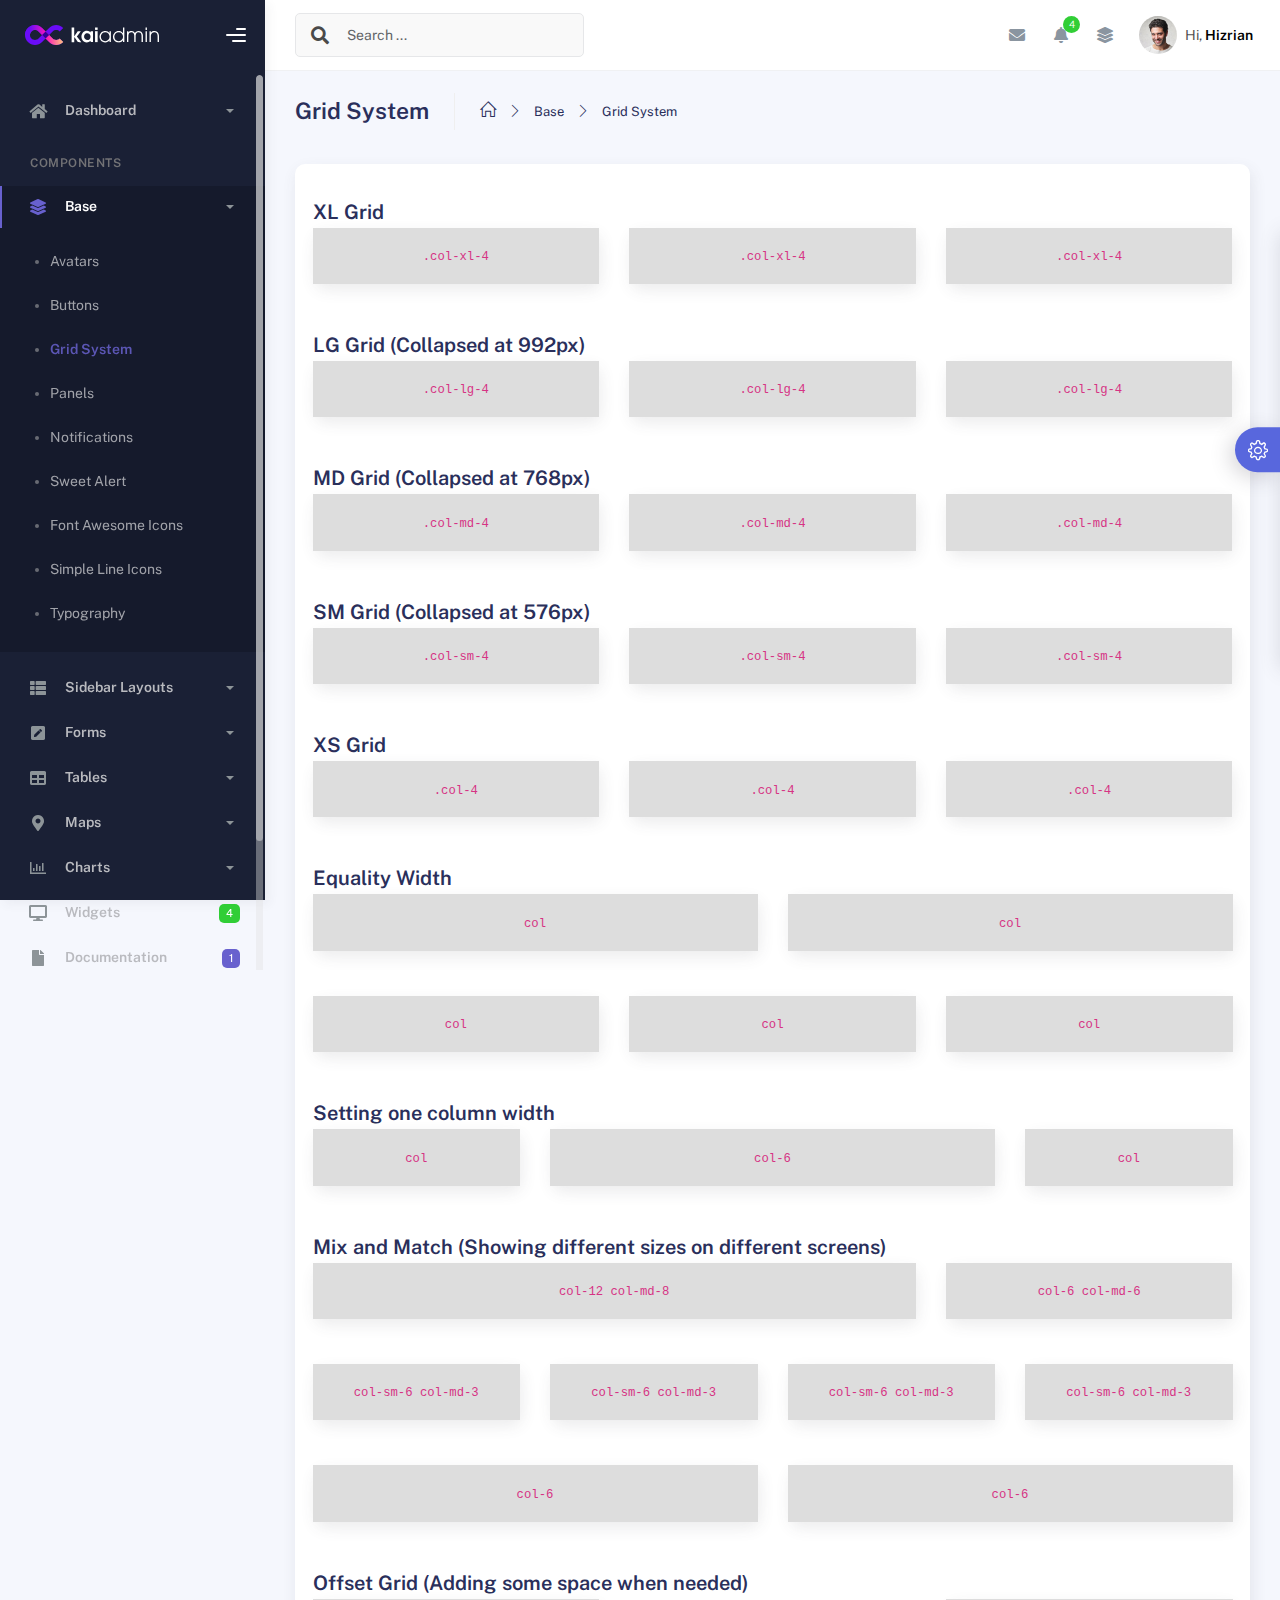
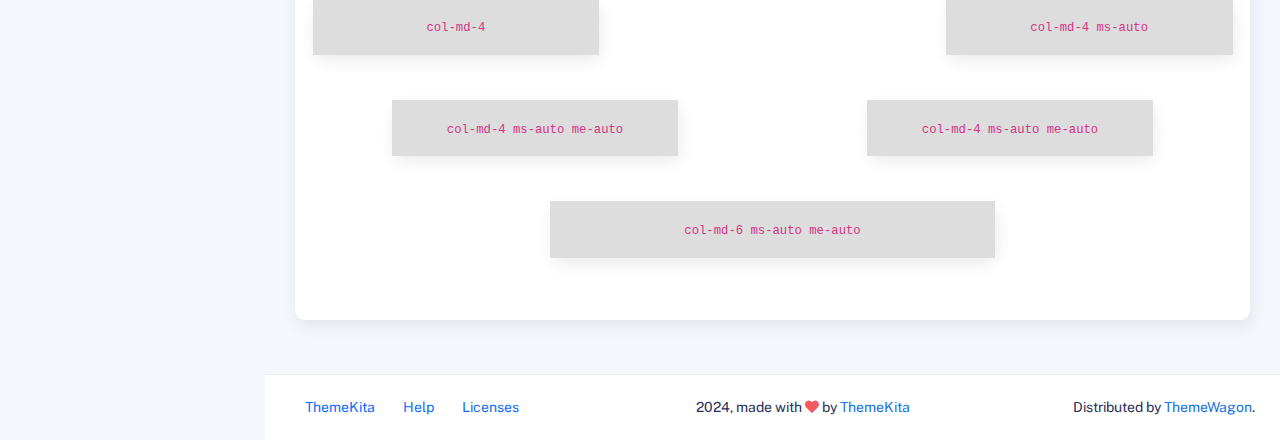
<file: components/gridsystem.html>
<!DOCTYPE html>
<html lang="en">
  <head>
    <meta http-equiv="X-UA-Compatible" content="IE=edge" />
    <title>Grid System - Kaiadmin Bootstrap 5 Admin Dashboard</title>
    <meta
      content="width=device-width, initial-scale=1.0, shrink-to-fit=no"
      name="viewport"
    />
    <link
      rel="icon"
      href="../assets/img/kaiadmin/favicon.ico"
      type="image/x-icon"
    />

    <!-- Fonts and icons -->
    <script src="../assets/js/plugin/webfont/webfont.min.js"></script>
    <script>
      WebFont.load({
        google: { families: ["Public Sans:300,400,500,600,700"] },
        custom: {
          families: [
            "Font Awesome 5 Solid",
            "Font Awesome 5 Regular",
            "Font Awesome 5 Brands",
            "simple-line-icons",
          ],
          urls: ["../assets/css/fonts.min.css"],
        },
        active: function () {
          sessionStorage.fonts = true;
        },
      });
    </script>

    <!-- CSS Files -->
    <link rel="stylesheet" href="../assets/css/bootstrap.min.css" />
    <link rel="stylesheet" href="../assets/css/plugins.min.css" />
    <link rel="stylesheet" href="../assets/css/kaiadmin.min.css" />

    <!-- CSS Just for demo purpose, don't include it in your project -->
    <link rel="stylesheet" href="../assets/css/demo.css" />
  </head>
  <body>
    <div class="wrapper">
      <!-- Sidebar -->
      <div class="sidebar" data-background-color="dark">
        <div class="sidebar-logo">
          <!-- Logo Header -->
          <div class="logo-header" data-background-color="dark">
            <a href="../index.html" class="logo">
              <img
                src="../assets/img/kaiadmin/logo_light.svg"
                alt="navbar brand"
                class="navbar-brand"
                height="20"
              />
            </a>
            <div class="nav-toggle">
              <button class="btn btn-toggle toggle-sidebar">
                <i class="gg-menu-right"></i>
              </button>
              <button class="btn btn-toggle sidenav-toggler">
                <i class="gg-menu-left"></i>
              </button>
            </div>
            <button class="topbar-toggler more">
              <i class="gg-more-vertical-alt"></i>
            </button>
          </div>
          <!-- End Logo Header -->
        </div>
        <div class="sidebar-wrapper scrollbar scrollbar-inner">
          <div class="sidebar-content">
            <ul class="nav nav-secondary">
              <li class="nav-item">
                <a
                  data-bs-toggle="collapse"
                  href="#dashboard"
                  class="collapsed"
                  aria-expanded="false"
                >
                  <i class="fas fa-home"></i>
                  <p>Dashboard</p>
                  <span class="caret"></span>
                </a>
                <div class="collapse" id="dashboard">
                  <ul class="nav nav-collapse">
                    <li>
                      <a href="../../demo1/index.html">
                        <span class="sub-item">Dashboard 1</span>
                      </a>
                    </li>
                  </ul>
                </div>
              </li>
              <li class="nav-section">
                <span class="sidebar-mini-icon">
                  <i class="fa fa-ellipsis-h"></i>
                </span>
                <h4 class="text-section">Components</h4>
              </li>
              <li class="nav-item active submenu">
                <a data-bs-toggle="collapse" href="#base">
                  <i class="fas fa-layer-group"></i>
                  <p>Base</p>
                  <span class="caret"></span>
                </a>
                <div class="collapse show" id="base">
                  <ul class="nav nav-collapse">
                    <li>
                      <a href="../components/avatars.html">
                        <span class="sub-item">Avatars</span>
                      </a>
                    </li>
                    <li>
                      <a href="../components/buttons.html">
                        <span class="sub-item">Buttons</span>
                      </a>
                    </li>
                    <li class="active">
                      <a href="../components/gridsystem.html">
                        <span class="sub-item">Grid System</span>
                      </a>
                    </li>
                    <li>
                      <a href="../components/panels.html">
                        <span class="sub-item">Panels</span>
                      </a>
                    </li>
                    <li>
                      <a href="../components/notifications.html">
                        <span class="sub-item">Notifications</span>
                      </a>
                    </li>
                    <li>
                      <a href="../components/sweetalert.html">
                        <span class="sub-item">Sweet Alert</span>
                      </a>
                    </li>
                    <li>
                      <a href="../components/font-awesome-icons.html">
                        <span class="sub-item">Font Awesome Icons</span>
                      </a>
                    </li>
                    <li>
                      <a href="../components/simple-line-icons.html">
                        <span class="sub-item">Simple Line Icons</span>
                      </a>
                    </li>
                    <li>
                      <a href="../components/typography.html">
                        <span class="sub-item">Typography</span>
                      </a>
                    </li>
                  </ul>
                </div>
              </li>
              <li class="nav-item">
                <a data-bs-toggle="collapse" href="#sidebarLayouts">
                  <i class="fas fa-th-list"></i>
                  <p>Sidebar Layouts</p>
                  <span class="caret"></span>
                </a>
                <div class="collapse" id="sidebarLayouts">
                  <ul class="nav nav-collapse">
                    <li>
                      <a href="../sidebar-style-2.html">
                        <span class="sub-item">Sidebar Style 2</span>
                      </a>
                    </li>
                    <li>
                      <a href="../icon-menu.html">
                        <span class="sub-item">Icon Menu</span>
                      </a>
                    </li>
                  </ul>
                </div>
              </li>
              <li class="nav-item">
                <a data-bs-toggle="collapse" href="#forms">
                  <i class="fas fa-pen-square"></i>
                  <p>Forms</p>
                  <span class="caret"></span>
                </a>
                <div class="collapse" id="forms">
                  <ul class="nav nav-collapse">
                    <li>
                      <a href="../forms/forms.html">
                        <span class="sub-item">Basic Form</span>
                      </a>
                    </li>
                  </ul>
                </div>
              </li>
              <li class="nav-item">
                <a data-bs-toggle="collapse" href="#tables">
                  <i class="fas fa-table"></i>
                  <p>Tables</p>
                  <span class="caret"></span>
                </a>
                <div class="collapse" id="tables">
                  <ul class="nav nav-collapse">
                    <li>
                      <a href="../tables/tables.html">
                        <span class="sub-item">Basic Table</span>
                      </a>
                    </li>
                    <li>
                      <a href="../tables/datatables.html">
                        <span class="sub-item">Datatables</span>
                      </a>
                    </li>
                  </ul>
                </div>
              </li>
              <li class="nav-item">
                <a data-bs-toggle="collapse" href="#maps">
                  <i class="fas fa-map-marker-alt"></i>
                  <p>Maps</p>
                  <span class="caret"></span>
                </a>
                <div class="collapse" id="maps">
                  <ul class="nav nav-collapse">
                    <li>
                      <a href="../maps/googlemaps.html">
                        <span class="sub-item">Google Maps</span>
                      </a>
                    </li>
                    <li>
                      <a href="../maps/jsvectormap.html">
                        <span class="sub-item">Jsvectormap</span>
                      </a>
                    </li>
                  </ul>
                </div>
              </li>
              <li class="nav-item">
                <a data-bs-toggle="collapse" href="#charts">
                  <i class="far fa-chart-bar"></i>
                  <p>Charts</p>
                  <span class="caret"></span>
                </a>
                <div class="collapse" id="charts">
                  <ul class="nav nav-collapse">
                    <li>
                      <a href="../charts/charts.html">
                        <span class="sub-item">Chart Js</span>
                      </a>
                    </li>
                    <li>
                      <a href="../charts/sparkline.html">
                        <span class="sub-item">Sparkline</span>
                      </a>
                    </li>
                  </ul>
                </div>
              </li>
              <li class="nav-item">
                <a href="../widgets.html">
                  <i class="fas fa-desktop"></i>
                  <p>Widgets</p>
                  <span class="badge badge-success">4</span>
                </a>
              </li>
              <li class="nav-item">
                <a href="../../../documentation/index.html">
                  <i class="fas fa-file"></i>
                  <p>Documentation</p>
                  <span class="badge badge-secondary">1</span>
                </a>
              </li>
              <li class="nav-item">
                <a data-bs-toggle="collapse" href="#submenu">
                  <i class="fas fa-bars"></i>
                  <p>Menu Levels</p>
                  <span class="caret"></span>
                </a>
                <div class="collapse" id="submenu">
                  <ul class="nav nav-collapse">
                    <li>
                      <a data-bs-toggle="collapse" href="#subnav1">
                        <span class="sub-item">Level 1</span>
                        <span class="caret"></span>
                      </a>
                      <div class="collapse" id="subnav1">
                        <ul class="nav nav-collapse subnav">
                          <li>
                            <a href="#">
                              <span class="sub-item">Level 2</span>
                            </a>
                          </li>
                          <li>
                            <a href="#">
                              <span class="sub-item">Level 2</span>
                            </a>
                          </li>
                        </ul>
                      </div>
                    </li>
                    <li>
                      <a data-bs-toggle="collapse" href="#subnav2">
                        <span class="sub-item">Level 1</span>
                        <span class="caret"></span>
                      </a>
                      <div class="collapse" id="subnav2">
                        <ul class="nav nav-collapse subnav">
                          <li>
                            <a href="#">
                              <span class="sub-item">Level 2</span>
                            </a>
                          </li>
                        </ul>
                      </div>
                    </li>
                    <li>
                      <a href="#">
                        <span class="sub-item">Level 1</span>
                      </a>
                    </li>
                  </ul>
                </div>
              </li>
            </ul>
          </div>
        </div>
      </div>
      <!-- End Sidebar -->

      <div class="main-panel">
        <div class="main-header">
          <div class="main-header-logo">
            <!-- Logo Header -->
            <div class="logo-header" data-background-color="dark">
              <a href="../index.html" class="logo">
                <img
                  src="../assets/img/kaiadmin/logo_light.svg"
                  alt="navbar brand"
                  class="navbar-brand"
                  height="20"
                />
              </a>
              <div class="nav-toggle">
                <button class="btn btn-toggle toggle-sidebar">
                  <i class="gg-menu-right"></i>
                </button>
                <button class="btn btn-toggle sidenav-toggler">
                  <i class="gg-menu-left"></i>
                </button>
              </div>
              <button class="topbar-toggler more">
                <i class="gg-more-vertical-alt"></i>
              </button>
            </div>
            <!-- End Logo Header -->
          </div>
          <!-- Navbar Header -->
          <nav
            class="navbar navbar-header navbar-header-transparent navbar-expand-lg border-bottom"
          >
            <div class="container-fluid">
              <nav
                class="navbar navbar-header-left navbar-expand-lg navbar-form nav-search p-0 d-none d-lg-flex"
              >
                <div class="input-group">
                  <div class="input-group-prepend">
                    <button type="submit" class="btn btn-search pe-1">
                      <i class="fa fa-search search-icon"></i>
                    </button>
                  </div>
                  <input
                    type="text"
                    placeholder="Search ..."
                    class="form-control"
                  />
                </div>
              </nav>

              <ul class="navbar-nav topbar-nav ms-md-auto align-items-center">
                <li
                  class="nav-item topbar-icon dropdown hidden-caret d-flex d-lg-none"
                >
                  <a
                    class="nav-link dropdown-toggle"
                    data-bs-toggle="dropdown"
                    href="#"
                    role="button"
                    aria-expanded="false"
                    aria-haspopup="true"
                  >
                    <i class="fa fa-search"></i>
                  </a>
                  <ul class="dropdown-menu dropdown-search animated fadeIn">
                    <form class="navbar-left navbar-form nav-search">
                      <div class="input-group">
                        <input
                          type="text"
                          placeholder="Search ..."
                          class="form-control"
                        />
                      </div>
                    </form>
                  </ul>
                </li>
                <li class="nav-item topbar-icon dropdown hidden-caret">
                  <a
                    class="nav-link dropdown-toggle"
                    href="#"
                    id="messageDropdown"
                    role="button"
                    data-bs-toggle="dropdown"
                    aria-haspopup="true"
                    aria-expanded="false"
                  >
                    <i class="fa fa-envelope"></i>
                  </a>
                  <ul
                    class="dropdown-menu messages-notif-box animated fadeIn"
                    aria-labelledby="messageDropdown"
                  >
                    <li>
                      <div
                        class="dropdown-title d-flex justify-content-between align-items-center"
                      >
                        Messages
                        <a href="#" class="small">Mark all as read</a>
                      </div>
                    </li>
                    <li>
                      <div class="message-notif-scroll scrollbar-outer">
                        <div class="notif-center">
                          <a href="#">
                            <div class="notif-img">
                              <img
                                src="../assets/img/jm_denis.jpg"
                                alt="Img Profile"
                              />
                            </div>
                            <div class="notif-content">
                              <span class="subject">Jimmy Denis</span>
                              <span class="block"> How are you ? </span>
                              <span class="time">5 minutes ago</span>
                            </div>
                          </a>
                          <a href="#">
                            <div class="notif-img">
                              <img
                                src="../assets/img/chadengle.jpg"
                                alt="Img Profile"
                              />
                            </div>
                            <div class="notif-content">
                              <span class="subject">Chad</span>
                              <span class="block"> Ok, Thanks ! </span>
                              <span class="time">12 minutes ago</span>
                            </div>
                          </a>
                          <a href="#">
                            <div class="notif-img">
                              <img
                                src="../assets/img/mlane.jpg"
                                alt="Img Profile"
                              />
                            </div>
                            <div class="notif-content">
                              <span class="subject">Jhon Doe</span>
                              <span class="block">
                                Ready for the meeting today...
                              </span>
                              <span class="time">12 minutes ago</span>
                            </div>
                          </a>
                          <a href="#">
                            <div class="notif-img">
                              <img
                                src="../assets/img/talha.jpg"
                                alt="Img Profile"
                              />
                            </div>
                            <div class="notif-content">
                              <span class="subject">Talha</span>
                              <span class="block"> Hi, Apa Kabar ? </span>
                              <span class="time">17 minutes ago</span>
                            </div>
                          </a>
                        </div>
                      </div>
                    </li>
                    <li>
                      <a class="see-all" href="javascript:void(0);"
                        >See all messages<i class="fa fa-angle-right"></i>
                      </a>
                    </li>
                  </ul>
                </li>
                <li class="nav-item topbar-icon dropdown hidden-caret">
                  <a
                    class="nav-link dropdown-toggle"
                    href="#"
                    id="notifDropdown"
                    role="button"
                    data-bs-toggle="dropdown"
                    aria-haspopup="true"
                    aria-expanded="false"
                  >
                    <i class="fa fa-bell"></i>
                    <span class="notification">4</span>
                  </a>
                  <ul
                    class="dropdown-menu notif-box animated fadeIn"
                    aria-labelledby="notifDropdown"
                  >
                    <li>
                      <div class="dropdown-title">
                        You have 4 new notification
                      </div>
                    </li>
                    <li>
                      <div class="notif-scroll scrollbar-outer">
                        <div class="notif-center">
                          <a href="#">
                            <div class="notif-icon notif-primary">
                              <i class="fa fa-user-plus"></i>
                            </div>
                            <div class="notif-content">
                              <span class="block"> New user registered </span>
                              <span class="time">5 minutes ago</span>
                            </div>
                          </a>
                          <a href="#">
                            <div class="notif-icon notif-success">
                              <i class="fa fa-comment"></i>
                            </div>
                            <div class="notif-content">
                              <span class="block">
                                Rahmad commented on Admin
                              </span>
                              <span class="time">12 minutes ago</span>
                            </div>
                          </a>
                          <a href="#">
                            <div class="notif-img">
                              <img
                                src="../assets/img/profile2.jpg"
                                alt="Img Profile"
                              />
                            </div>
                            <div class="notif-content">
                              <span class="block">
                                Reza send messages to you
                              </span>
                              <span class="time">12 minutes ago</span>
                            </div>
                          </a>
                          <a href="#">
                            <div class="notif-icon notif-danger">
                              <i class="fa fa-heart"></i>
                            </div>
                            <div class="notif-content">
                              <span class="block"> Farrah liked Admin </span>
                              <span class="time">17 minutes ago</span>
                            </div>
                          </a>
                        </div>
                      </div>
                    </li>
                    <li>
                      <a class="see-all" href="javascript:void(0);"
                        >See all notifications<i class="fa fa-angle-right"></i>
                      </a>
                    </li>
                  </ul>
                </li>
                <li class="nav-item topbar-icon dropdown hidden-caret">
                  <a
                    class="nav-link"
                    data-bs-toggle="dropdown"
                    href="#"
                    aria-expanded="false"
                  >
                    <i class="fas fa-layer-group"></i>
                  </a>
                  <div class="dropdown-menu quick-actions animated fadeIn">
                    <div class="quick-actions-header">
                      <span class="title mb-1">Quick Actions</span>
                      <span class="subtitle op-7">Shortcuts</span>
                    </div>
                    <div class="quick-actions-scroll scrollbar-outer">
                      <div class="quick-actions-items">
                        <div class="row m-0">
                          <a class="col-6 col-md-4 p-0" href="#">
                            <div class="quick-actions-item">
                              <div class="avatar-item bg-danger rounded-circle">
                                <i class="far fa-calendar-alt"></i>
                              </div>
                              <span class="text">Calendar</span>
                            </div>
                          </a>
                          <a class="col-6 col-md-4 p-0" href="#">
                            <div class="quick-actions-item">
                              <div
                                class="avatar-item bg-warning rounded-circle"
                              >
                                <i class="fas fa-map"></i>
                              </div>
                              <span class="text">Maps</span>
                            </div>
                          </a>
                          <a class="col-6 col-md-4 p-0" href="#">
                            <div class="quick-actions-item">
                              <div class="avatar-item bg-info rounded-circle">
                                <i class="fas fa-file-excel"></i>
                              </div>
                              <span class="text">Reports</span>
                            </div>
                          </a>
                          <a class="col-6 col-md-4 p-0" href="#">
                            <div class="quick-actions-item">
                              <div
                                class="avatar-item bg-success rounded-circle"
                              >
                                <i class="fas fa-envelope"></i>
                              </div>
                              <span class="text">Emails</span>
                            </div>
                          </a>
                          <a class="col-6 col-md-4 p-0" href="#">
                            <div class="quick-actions-item">
                              <div
                                class="avatar-item bg-primary rounded-circle"
                              >
                                <i class="fas fa-file-invoice-dollar"></i>
                              </div>
                              <span class="text">Invoice</span>
                            </div>
                          </a>
                          <a class="col-6 col-md-4 p-0" href="#">
                            <div class="quick-actions-item">
                              <div
                                class="avatar-item bg-secondary rounded-circle"
                              >
                                <i class="fas fa-credit-card"></i>
                              </div>
                              <span class="text">Payments</span>
                            </div>
                          </a>
                        </div>
                      </div>
                    </div>
                  </div>
                </li>

                <li class="nav-item topbar-user dropdown hidden-caret">
                  <a
                    class="dropdown-toggle profile-pic"
                    data-bs-toggle="dropdown"
                    href="#"
                    aria-expanded="false"
                  >
                    <div class="avatar-sm">
                      <img
                        src="../assets/img/profile.jpg"
                        alt="..."
                        class="avatar-img rounded-circle"
                      />
                    </div>
                    <span class="profile-username">
                      <span class="op-7">Hi,</span>
                      <span class="fw-bold">Hizrian</span>
                    </span>
                  </a>
                  <ul class="dropdown-menu dropdown-user animated fadeIn">
                    <div class="dropdown-user-scroll scrollbar-outer">
                      <li>
                        <div class="user-box">
                          <div class="avatar-lg">
                            <img
                              src="../assets/img/profile.jpg"
                              alt="image profile"
                              class="avatar-img rounded"
                            />
                          </div>
                          <div class="u-text">
                            <h4>Hizrian</h4>
                            <p class="text-muted">hello@example.com</p>
                            <a
                              href="profile.html"
                              class="btn btn-xs btn-secondary btn-sm"
                              >View Profile</a
                            >
                          </div>
                        </div>
                      </li>
                      <li>
                        <div class="dropdown-divider"></div>
                        <a class="dropdown-item" href="#">My Profile</a>
                        <a class="dropdown-item" href="#">My Balance</a>
                        <a class="dropdown-item" href="#">Inbox</a>
                        <div class="dropdown-divider"></div>
                        <a class="dropdown-item" href="#">Account Setting</a>
                        <div class="dropdown-divider"></div>
                        <a class="dropdown-item" href="#">Logout</a>
                      </li>
                    </div>
                  </ul>
                </li>
              </ul>
            </div>
          </nav>
          <!-- End Navbar -->
        </div>

        <div class="container">
          <div class="page-inner">
            <div class="page-header">
              <h3 class="fw-bold mb-3">Grid System</h3>
              <ul class="breadcrumbs mb-3">
                <li class="nav-home">
                  <a href="#">
                    <i class="icon-home"></i>
                  </a>
                </li>
                <li class="separator">
                  <i class="icon-arrow-right"></i>
                </li>
                <li class="nav-item">
                  <a href="#">Base</a>
                </li>
                <li class="separator">
                  <i class="icon-arrow-right"></i>
                </li>
                <li class="nav-item">
                  <a href="#">Grid System</a>
                </li>
              </ul>
            </div>
            <div class="card">
              <div class="card-body">
                <h4 class="card-title mt-3">XL Grid</h4>
                <div class="row row-demo-grid">
                  <div class="col-xl-4">
                    <div class="card">
                      <div class="card-body"><code>.col-xl-4</code></div>
                    </div>
                  </div>
                  <div class="col-xl-4">
                    <div class="card">
                      <div class="card-body"><code>.col-xl-4</code></div>
                    </div>
                  </div>
                  <div class="col-xl-4">
                    <div class="card">
                      <div class="card-body"><code>.col-xl-4</code></div>
                    </div>
                  </div>
                </div>

                <h4 class="card-title">LG Grid (Collapsed at 992px)</h4>
                <div class="row row-demo-grid">
                  <div class="col-lg-4">
                    <div class="card">
                      <div class="card-body"><code>.col-lg-4</code></div>
                    </div>
                  </div>
                  <div class="col-lg-4">
                    <div class="card">
                      <div class="card-body"><code>.col-lg-4</code></div>
                    </div>
                  </div>
                  <div class="col-lg-4">
                    <div class="card">
                      <div class="card-body"><code>.col-lg-4</code></div>
                    </div>
                  </div>
                </div>

                <h4 class="card-title">MD Grid (Collapsed at 768px)</h4>
                <div class="row row-demo-grid">
                  <div class="col-md-4">
                    <div class="card">
                      <div class="card-body"><code>.col-md-4</code></div>
                    </div>
                  </div>
                  <div class="col-md-4">
                    <div class="card">
                      <div class="card-body"><code>.col-md-4</code></div>
                    </div>
                  </div>
                  <div class="col-md-4">
                    <div class="card">
                      <div class="card-body"><code>.col-md-4</code></div>
                    </div>
                  </div>
                </div>

                <h4 class="card-title">SM Grid (Collapsed at 576px)</h4>
                <div class="row row-demo-grid">
                  <div class="col-sm-4">
                    <div class="card">
                      <div class="card-body"><code>.col-sm-4</code></div>
                    </div>
                  </div>
                  <div class="col-sm-4">
                    <div class="card">
                      <div class="card-body"><code>.col-sm-4</code></div>
                    </div>
                  </div>
                  <div class="col-sm-4">
                    <div class="card">
                      <div class="card-body"><code>.col-sm-4</code></div>
                    </div>
                  </div>
                </div>

                <h4 class="card-title">XS Grid</h4>
                <div class="row row-demo-grid">
                  <div class="col-4">
                    <div class="card">
                      <div class="card-body"><code>.col-4</code></div>
                    </div>
                  </div>
                  <div class="col-4">
                    <div class="card">
                      <div class="card-body"><code>.col-4</code></div>
                    </div>
                  </div>
                  <div class="col-4">
                    <div class="card">
                      <div class="card-body"><code>.col-4</code></div>
                    </div>
                  </div>
                </div>

                <h4 class="card-title">Equality Width</h4>
                <div class="row row-demo-grid">
                  <div class="col">
                    <div class="card">
                      <div class="card-body"><code>col</code></div>
                    </div>
                  </div>
                  <div class="col">
                    <div class="card">
                      <div class="card-body"><code>col</code></div>
                    </div>
                  </div>
                </div>
                <div class="row row-demo-grid">
                  <div class="col">
                    <div class="card">
                      <div class="card-body"><code>col</code></div>
                    </div>
                  </div>
                  <div class="col">
                    <div class="card">
                      <div class="card-body"><code>col</code></div>
                    </div>
                  </div>
                  <div class="col">
                    <div class="card">
                      <div class="card-body"><code>col</code></div>
                    </div>
                  </div>
                </div>

                <h4 class="card-title">Setting one column width</h4>
                <div class="row row-demo-grid">
                  <div class="col">
                    <div class="card">
                      <div class="card-body"><code>col</code></div>
                    </div>
                  </div>
                  <div class="col-6">
                    <div class="card">
                      <div class="card-body"><code>col-6</code></div>
                    </div>
                  </div>
                  <div class="col">
                    <div class="card">
                      <div class="card-body"><code>col</code></div>
                    </div>
                  </div>
                </div>

                <h4 class="card-title">
                  Mix and Match (Showing different sizes on different screens)
                </h4>
                <!-- Stack the columns on mobile by making one full-width and the other half-width -->
                <div class="row row-demo-grid">
                  <div class="col-12 col-md-8">
                    <div class="card">
                      <div class="card-body"><code>col-12 col-md-8</code></div>
                    </div>
                  </div>
                  <div class="col-6 col-md-4">
                    <div class="card">
                      <div class="card-body"><code>col-6 col-md-6</code></div>
                    </div>
                  </div>
                </div>

                <!-- Columns start at 50% wide on mobile and bump up to 33.3% wide on desktop -->
                <div class="row row-demo-grid">
                  <div class="col-sm-6 col-md-3">
                    <div class="card">
                      <div class="card-body">
                        <code>col-sm-6 col-md-3</code>
                      </div>
                    </div>
                  </div>
                  <div class="col-sm-6 col-md-3">
                    <div class="card">
                      <div class="card-body">
                        <code>col-sm-6 col-md-3</code>
                      </div>
                    </div>
                  </div>
                  <div class="col-sm-6 col-md-3">
                    <div class="card">
                      <div class="card-body">
                        <code>col-sm-6 col-md-3</code>
                      </div>
                    </div>
                  </div>
                  <div class="col-sm-6 col-md-3">
                    <div class="card">
                      <div class="card-body">
                        <code>col-sm-6 col-md-3</code>
                      </div>
                    </div>
                  </div>
                </div>

                <!-- Columns are always 50% wide, on mobile and desktop -->
                <div class="row row-demo-grid">
                  <div class="col-6">
                    <div class="card">
                      <div class="card-body"><code>col-6</code></div>
                    </div>
                  </div>
                  <div class="col-6">
                    <div class="card">
                      <div class="card-body"><code>col-6</code></div>
                    </div>
                  </div>
                </div>

                <h4 class="card-title">
                  Offset Grid (Adding some space when needed)
                </h4>
                <div class="row row-demo-grid">
                  <div class="col-md-4">
                    <div class="card">
                      <div class="card-body text-center">
                        <code>col-md-4</code>
                      </div>
                    </div>
                  </div>
                  <div class="col-md-4 ms-auto">
                    <div class="card">
                      <div class="card-body text-center">
                        <code>col-md-4 ms-auto</code>
                      </div>
                    </div>
                  </div>
                </div>

                <div class="row row-demo-grid">
                  <div class="col-md-4 ms-auto me-auto">
                    <div class="card">
                      <div class="card-body text-center">
                        <code>col-md-4 ms-auto me-auto</code>
                      </div>
                    </div>
                  </div>
                  <div class="col-md-4 ms-auto me-auto">
                    <div class="card">
                      <div class="card-body text-center">
                        <code>col-md-4 ms-auto me-auto</code>
                      </div>
                    </div>
                  </div>
                </div>

                <div class="row row-demo-grid">
                  <div class="col-md-6 ms-auto me-auto">
                    <div class="card">
                      <div class="card-body text-center">
                        <code>col-md-6 ms-auto me-auto</code>
                      </div>
                    </div>
                  </div>
                </div>
              </div>
            </div>
          </div>

        <footer class="footer">
          <div class="container-fluid d-flex justify-content-between">
            <nav class="pull-left">
              <ul class="nav">
                <li class="nav-item">
                  <a class="nav-link" href="http://www.themekita.com">
                    ThemeKita
                  </a>
                </li>
                <li class="nav-item">
                  <a class="nav-link" href="#"> Help </a>
                </li>
                <li class="nav-item">
                  <a class="nav-link" href="#"> Licenses </a>
                </li>
              </ul>
            </nav>
            <div class="copyright">
              2024, made with <i class="fa fa-heart heart text-danger"></i> by
              <a href="http://www.themekita.com">ThemeKita</a>
            </div>
            <div>
              Distributed by
              <a target="_blank" href="https://themewagon.com/">ThemeWagon</a>.
            </div>
          </div>
        </footer>
      </div>

      <!-- Custom template | don't include it in your project! -->
      <div class="custom-template">
        <div class="title">Settings</div>
        <div class="custom-content">
          <div class="switcher">
            <div class="switch-block">
              <h4>Logo Header</h4>
              <div class="btnSwitch">
                <button
                  type="button"
                  class="selected changeLogoHeaderColor"
                  data-color="dark"
                ></button>
                <button
                  type="button"
                  class="selected changeLogoHeaderColor"
                  data-color="blue"
                ></button>
                <button
                  type="button"
                  class="changeLogoHeaderColor"
                  data-color="purple"
                ></button>
                <button
                  type="button"
                  class="changeLogoHeaderColor"
                  data-color="light-blue"
                ></button>
                <button
                  type="button"
                  class="changeLogoHeaderColor"
                  data-color="green"
                ></button>
                <button
                  type="button"
                  class="changeLogoHeaderColor"
                  data-color="orange"
                ></button>
                <button
                  type="button"
                  class="changeLogoHeaderColor"
                  data-color="red"
                ></button>
                <button
                  type="button"
                  class="changeLogoHeaderColor"
                  data-color="white"
                ></button>
                <br />
                <button
                  type="button"
                  class="changeLogoHeaderColor"
                  data-color="dark2"
                ></button>
                <button
                  type="button"
                  class="changeLogoHeaderColor"
                  data-color="blue2"
                ></button>
                <button
                  type="button"
                  class="changeLogoHeaderColor"
                  data-color="purple2"
                ></button>
                <button
                  type="button"
                  class="changeLogoHeaderColor"
                  data-color="light-blue2"
                ></button>
                <button
                  type="button"
                  class="changeLogoHeaderColor"
                  data-color="green2"
                ></button>
                <button
                  type="button"
                  class="changeLogoHeaderColor"
                  data-color="orange2"
                ></button>
                <button
                  type="button"
                  class="changeLogoHeaderColor"
                  data-color="red2"
                ></button>
              </div>
            </div>
            <div class="switch-block">
              <h4>Navbar Header</h4>
              <div class="btnSwitch">
                <button
                  type="button"
                  class="changeTopBarColor"
                  data-color="dark"
                ></button>
                <button
                  type="button"
                  class="changeTopBarColor"
                  data-color="blue"
                ></button>
                <button
                  type="button"
                  class="changeTopBarColor"
                  data-color="purple"
                ></button>
                <button
                  type="button"
                  class="changeTopBarColor"
                  data-color="light-blue"
                ></button>
                <button
                  type="button"
                  class="changeTopBarColor"
                  data-color="green"
                ></button>
                <button
                  type="button"
                  class="changeTopBarColor"
                  data-color="orange"
                ></button>
                <button
                  type="button"
                  class="changeTopBarColor"
                  data-color="red"
                ></button>
                <button
                  type="button"
                  class="changeTopBarColor"
                  data-color="white"
                ></button>
                <br />
                <button
                  type="button"
                  class="changeTopBarColor"
                  data-color="dark2"
                ></button>
                <button
                  type="button"
                  class="selected changeTopBarColor"
                  data-color="blue2"
                ></button>
                <button
                  type="button"
                  class="changeTopBarColor"
                  data-color="purple2"
                ></button>
                <button
                  type="button"
                  class="changeTopBarColor"
                  data-color="light-blue2"
                ></button>
                <button
                  type="button"
                  class="changeTopBarColor"
                  data-color="green2"
                ></button>
                <button
                  type="button"
                  class="changeTopBarColor"
                  data-color="orange2"
                ></button>
                <button
                  type="button"
                  class="changeTopBarColor"
                  data-color="red2"
                ></button>
              </div>
            </div>
            <div class="switch-block">
              <h4>Sidebar</h4>
              <div class="btnSwitch">
                <button
                  type="button"
                  class="selected changeSideBarColor"
                  data-color="white"
                ></button>
                <button
                  type="button"
                  class="changeSideBarColor"
                  data-color="dark"
                ></button>
                <button
                  type="button"
                  class="changeSideBarColor"
                  data-color="dark2"
                ></button>
              </div>
            </div>
          </div>
        </div>
        <div class="custom-toggle">
          <i class="icon-settings"></i>
        </div>
      </div>
      <!-- End Custom template -->
    </div>
    <!--   Core JS Files   -->
    <script src="../assets/js/core/jquery-3.7.1.min.js"></script>
    <script src="../assets/js/core/popper.min.js"></script>
    <script src="../assets/js/core/bootstrap.min.js"></script>

    <!-- jQuery Scrollbar -->
    <script src="../assets/js/plugin/jquery-scrollbar/jquery.scrollbar.min.js"></script>
    <!-- Moment JS -->
    <script src="../assets/js/plugin/moment/moment.min.js"></script>

    <!-- Chart JS -->
    <script src="../assets/js/plugin/chart.js/chart.min.js"></script>

    <!-- jQuery Sparkline -->
    <script src="../assets/js/plugin/jquery.sparkline/jquery.sparkline.min.js"></script>

    <!-- Chart Circle -->
    <script src="../assets/js/plugin/chart-circle/circles.min.js"></script>

    <!-- Datatables -->
    <script src="../assets/js/plugin/datatables/datatables.min.js"></script>

    <!-- Bootstrap Notify -->
    <script src="../assets/js/plugin/bootstrap-notify/bootstrap-notify.min.js"></script>

    <!-- jQuery Vector Maps -->
    <script src="../assets/js/plugin/jsvectormap/jsvectormap.min.js"></script>
    <script src="../assets/js/plugin/jsvectormap/world.js"></script>

    <!-- Sweet Alert -->
    <script src="../assets/js/plugin/sweetalert/sweetalert.min.js"></script>

    <!-- Kaiadmin JS -->
    <script src="../assets/js/kaiadmin.min.js"></script>

    <!-- Kaiadmin DEMO methods, don't include it in your project! -->
    <script src="../assets/js/setting-demo2.js"></script>
  </body>
</html>
</file>
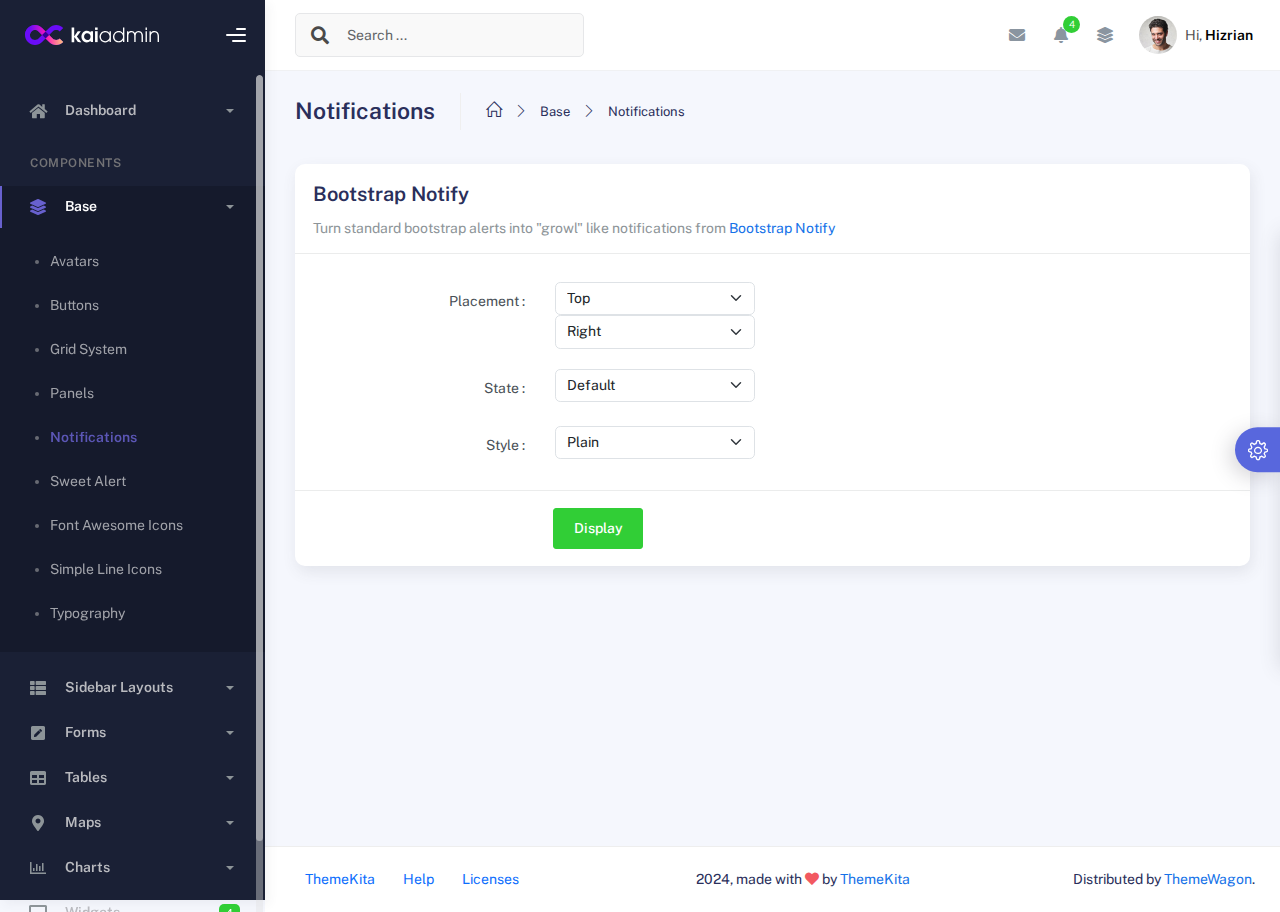
<file: components/notifications.html>
<!DOCTYPE html>
<html lang="en">
  <head>
    <meta http-equiv="X-UA-Compatible" content="IE=edge" />
    <title>Notifications - Kaiadmin Bootstrap 5 Admin Dashboard</title>
    <meta
      content="width=device-width, initial-scale=1.0, shrink-to-fit=no"
      name="viewport"
    />
    <link
      rel="icon"
      href="../assets/img/kaiadmin/favicon.ico"
      type="image/x-icon"
    />

    <!-- Fonts and icons -->
    <script src="../assets/js/plugin/webfont/webfont.min.js"></script>
    <script>
      WebFont.load({
        google: { families: ["Public Sans:300,400,500,600,700"] },
        custom: {
          families: [
            "Font Awesome 5 Solid",
            "Font Awesome 5 Regular",
            "Font Awesome 5 Brands",
            "simple-line-icons",
          ],
          urls: ["../assets/css/fonts.min.css"],
        },
        active: function () {
          sessionStorage.fonts = true;
        },
      });
    </script>

    <!-- CSS Files -->
    <link rel="stylesheet" href="../assets/css/bootstrap.min.css" />
    <link rel="stylesheet" href="../assets/css/plugins.min.css" />
    <link rel="stylesheet" href="../assets/css/kaiadmin.min.css" />

    <!-- CSS Just for demo purpose, don't include it in your project -->
    <link rel="stylesheet" href="../assets/css/demo.css" />
  </head>
  <body>
    <div class="wrapper">
      <!-- Sidebar -->
      <div class="sidebar" data-background-color="dark">
        <div class="sidebar-logo">
          <!-- Logo Header -->
          <div class="logo-header" data-background-color="dark">
            <a href="../index.html" class="logo">
              <img
                src="../assets/img/kaiadmin/logo_light.svg"
                alt="navbar brand"
                class="navbar-brand"
                height="20"
              />
            </a>
            <div class="nav-toggle">
              <button class="btn btn-toggle toggle-sidebar">
                <i class="gg-menu-right"></i>
              </button>
              <button class="btn btn-toggle sidenav-toggler">
                <i class="gg-menu-left"></i>
              </button>
            </div>
            <button class="topbar-toggler more">
              <i class="gg-more-vertical-alt"></i>
            </button>
          </div>
          <!-- End Logo Header -->
        </div>
        <div class="sidebar-wrapper scrollbar scrollbar-inner">
          <div class="sidebar-content">
            <ul class="nav nav-secondary">
              <li class="nav-item">
                <a
                  data-bs-toggle="collapse"
                  href="#dashboard"
                  class="collapsed"
                  aria-expanded="false"
                >
                  <i class="fas fa-home"></i>
                  <p>Dashboard</p>
                  <span class="caret"></span>
                </a>
                <div class="collapse" id="dashboard">
                  <ul class="nav nav-collapse">
                    <li>
                      <a href="../../demo1/index.html">
                        <span class="sub-item">Dashboard 1</span>
                      </a>
                    </li>
                  </ul>
                </div>
              </li>
              <li class="nav-section">
                <span class="sidebar-mini-icon">
                  <i class="fa fa-ellipsis-h"></i>
                </span>
                <h4 class="text-section">Components</h4>
              </li>
              <li class="nav-item active submenu">
                <a data-bs-toggle="collapse" href="#base">
                  <i class="fas fa-layer-group"></i>
                  <p>Base</p>
                  <span class="caret"></span>
                </a>
                <div class="collapse show" id="base">
                  <ul class="nav nav-collapse">
                    <li>
                      <a href="../components/avatars.html">
                        <span class="sub-item">Avatars</span>
                      </a>
                    </li>
                    <li>
                      <a href="../components/buttons.html">
                        <span class="sub-item">Buttons</span>
                      </a>
                    </li>
                    <li>
                      <a href="../components/gridsystem.html">
                        <span class="sub-item">Grid System</span>
                      </a>
                    </li>
                    <li>
                      <a href="../components/panels.html">
                        <span class="sub-item">Panels</span>
                      </a>
                    </li>
                    <li class="active">
                      <a href="../components/notifications.html">
                        <span class="sub-item">Notifications</span>
                      </a>
                    </li>
                    <li>
                      <a href="../components/sweetalert.html">
                        <span class="sub-item">Sweet Alert</span>
                      </a>
                    </li>
                    <li>
                      <a href="../components/font-awesome-icons.html">
                        <span class="sub-item">Font Awesome Icons</span>
                      </a>
                    </li>
                    <li>
                      <a href="../components/simple-line-icons.html">
                        <span class="sub-item">Simple Line Icons</span>
                      </a>
                    </li>
                    <li>
                      <a href="../components/typography.html">
                        <span class="sub-item">Typography</span>
                      </a>
                    </li>
                  </ul>
                </div>
              </li>
              <li class="nav-item">
                <a data-bs-toggle="collapse" href="#sidebarLayouts">
                  <i class="fas fa-th-list"></i>
                  <p>Sidebar Layouts</p>
                  <span class="caret"></span>
                </a>
                <div class="collapse" id="sidebarLayouts">
                  <ul class="nav nav-collapse">
                    <li>
                      <a href="../sidebar-style-2.html">
                        <span class="sub-item">Sidebar Style 2</span>
                      </a>
                    </li>
                    <li>
                      <a href="../icon-menu.html">
                        <span class="sub-item">Icon Menu</span>
                      </a>
                    </li>
                  </ul>
                </div>
              </li>
              <li class="nav-item">
                <a data-bs-toggle="collapse" href="#forms">
                  <i class="fas fa-pen-square"></i>
                  <p>Forms</p>
                  <span class="caret"></span>
                </a>
                <div class="collapse" id="forms">
                  <ul class="nav nav-collapse">
                    <li>
                      <a href="../forms/forms.html">
                        <span class="sub-item">Basic Form</span>
                      </a>
                    </li>
                  </ul>
                </div>
              </li>
              <li class="nav-item">
                <a data-bs-toggle="collapse" href="#tables">
                  <i class="fas fa-table"></i>
                  <p>Tables</p>
                  <span class="caret"></span>
                </a>
                <div class="collapse" id="tables">
                  <ul class="nav nav-collapse">
                    <li>
                      <a href="../tables/tables.html">
                        <span class="sub-item">Basic Table</span>
                      </a>
                    </li>
                    <li>
                      <a href="../tables/datatables.html">
                        <span class="sub-item">Datatables</span>
                      </a>
                    </li>
                  </ul>
                </div>
              </li>
              <li class="nav-item">
                <a data-bs-toggle="collapse" href="#maps">
                  <i class="fas fa-map-marker-alt"></i>
                  <p>Maps</p>
                  <span class="caret"></span>
                </a>
                <div class="collapse" id="maps">
                  <ul class="nav nav-collapse">
                    <li>
                      <a href="../maps/googlemaps.html">
                        <span class="sub-item">Google Maps</span>
                      </a>
                    </li>
                    <li>
                      <a href="../maps/jsvectormap.html">
                        <span class="sub-item">Jsvectormap</span>
                      </a>
                    </li>
                  </ul>
                </div>
              </li>
              <li class="nav-item">
                <a data-bs-toggle="collapse" href="#charts">
                  <i class="far fa-chart-bar"></i>
                  <p>Charts</p>
                  <span class="caret"></span>
                </a>
                <div class="collapse" id="charts">
                  <ul class="nav nav-collapse">
                    <li>
                      <a href="../charts/charts.html">
                        <span class="sub-item">Chart Js</span>
                      </a>
                    </li>
                    <li>
                      <a href="../charts/sparkline.html">
                        <span class="sub-item">Sparkline</span>
                      </a>
                    </li>
                  </ul>
                </div>
              </li>
              <li class="nav-item">
                <a href="../widgets.html">
                  <i class="fas fa-desktop"></i>
                  <p>Widgets</p>
                  <span class="badge badge-success">4</span>
                </a>
              </li>
              <li class="nav-item">
                <a href="../../../documentation/index.html">
                  <i class="fas fa-file"></i>
                  <p>Documentation</p>
                  <span class="badge badge-secondary">1</span>
                </a>
              </li>
              <li class="nav-item">
                <a data-bs-toggle="collapse" href="#submenu">
                  <i class="fas fa-bars"></i>
                  <p>Menu Levels</p>
                  <span class="caret"></span>
                </a>
                <div class="collapse" id="submenu">
                  <ul class="nav nav-collapse">
                    <li>
                      <a data-bs-toggle="collapse" href="#subnav1">
                        <span class="sub-item">Level 1</span>
                        <span class="caret"></span>
                      </a>
                      <div class="collapse" id="subnav1">
                        <ul class="nav nav-collapse subnav">
                          <li>
                            <a href="#">
                              <span class="sub-item">Level 2</span>
                            </a>
                          </li>
                          <li>
                            <a href="#">
                              <span class="sub-item">Level 2</span>
                            </a>
                          </li>
                        </ul>
                      </div>
                    </li>
                    <li>
                      <a data-bs-toggle="collapse" href="#subnav2">
                        <span class="sub-item">Level 1</span>
                        <span class="caret"></span>
                      </a>
                      <div class="collapse" id="subnav2">
                        <ul class="nav nav-collapse subnav">
                          <li>
                            <a href="#">
                              <span class="sub-item">Level 2</span>
                            </a>
                          </li>
                        </ul>
                      </div>
                    </li>
                    <li>
                      <a href="#">
                        <span class="sub-item">Level 1</span>
                      </a>
                    </li>
                  </ul>
                </div>
              </li>
            </ul>
          </div>
        </div>
      </div>
      <!-- End Sidebar -->

      <div class="main-panel">
        <div class="main-header">
          <div class="main-header-logo">
            <!-- Logo Header -->
            <div class="logo-header" data-background-color="dark">
              <a href="../index.html" class="logo">
                <img
                  src="../assets/img/kaiadmin/logo_light.svg"
                  alt="navbar brand"
                  class="navbar-brand"
                  height="20"
                />
              </a>
              <div class="nav-toggle">
                <button class="btn btn-toggle toggle-sidebar">
                  <i class="gg-menu-right"></i>
                </button>
                <button class="btn btn-toggle sidenav-toggler">
                  <i class="gg-menu-left"></i>
                </button>
              </div>
              <button class="topbar-toggler more">
                <i class="gg-more-vertical-alt"></i>
              </button>
            </div>
            <!-- End Logo Header -->
          </div>
          <!-- Navbar Header -->
          <nav
            class="navbar navbar-header navbar-header-transparent navbar-expand-lg border-bottom"
          >
            <div class="container-fluid">
              <nav
                class="navbar navbar-header-left navbar-expand-lg navbar-form nav-search p-0 d-none d-lg-flex"
              >
                <div class="input-group">
                  <div class="input-group-prepend">
                    <button type="submit" class="btn btn-search pe-1">
                      <i class="fa fa-search search-icon"></i>
                    </button>
                  </div>
                  <input
                    type="text"
                    placeholder="Search ..."
                    class="form-control"
                  />
                </div>
              </nav>

              <ul class="navbar-nav topbar-nav ms-md-auto align-items-center">
                <li
                  class="nav-item topbar-icon dropdown hidden-caret d-flex d-lg-none"
                >
                  <a
                    class="nav-link dropdown-toggle"
                    data-bs-toggle="dropdown"
                    href="#"
                    role="button"
                    aria-expanded="false"
                    aria-haspopup="true"
                  >
                    <i class="fa fa-search"></i>
                  </a>
                  <ul class="dropdown-menu dropdown-search animated fadeIn">
                    <form class="navbar-left navbar-form nav-search">
                      <div class="input-group">
                        <input
                          type="text"
                          placeholder="Search ..."
                          class="form-control"
                        />
                      </div>
                    </form>
                  </ul>
                </li>
                <li class="nav-item topbar-icon dropdown hidden-caret">
                  <a
                    class="nav-link dropdown-toggle"
                    href="#"
                    id="messageDropdown"
                    role="button"
                    data-bs-toggle="dropdown"
                    aria-haspopup="true"
                    aria-expanded="false"
                  >
                    <i class="fa fa-envelope"></i>
                  </a>
                  <ul
                    class="dropdown-menu messages-notif-box animated fadeIn"
                    aria-labelledby="messageDropdown"
                  >
                    <li>
                      <div
                        class="dropdown-title d-flex justify-content-between align-items-center"
                      >
                        Messages
                        <a href="#" class="small">Mark all as read</a>
                      </div>
                    </li>
                    <li>
                      <div class="message-notif-scroll scrollbar-outer">
                        <div class="notif-center">
                          <a href="#">
                            <div class="notif-img">
                              <img
                                src="../assets/img/jm_denis.jpg"
                                alt="Img Profile"
                              />
                            </div>
                            <div class="notif-content">
                              <span class="subject">Jimmy Denis</span>
                              <span class="block"> How are you ? </span>
                              <span class="time">5 minutes ago</span>
                            </div>
                          </a>
                          <a href="#">
                            <div class="notif-img">
                              <img
                                src="../assets/img/chadengle.jpg"
                                alt="Img Profile"
                              />
                            </div>
                            <div class="notif-content">
                              <span class="subject">Chad</span>
                              <span class="block"> Ok, Thanks ! </span>
                              <span class="time">12 minutes ago</span>
                            </div>
                          </a>
                          <a href="#">
                            <div class="notif-img">
                              <img
                                src="../assets/img/mlane.jpg"
                                alt="Img Profile"
                              />
                            </div>
                            <div class="notif-content">
                              <span class="subject">Jhon Doe</span>
                              <span class="block">
                                Ready for the meeting today...
                              </span>
                              <span class="time">12 minutes ago</span>
                            </div>
                          </a>
                          <a href="#">
                            <div class="notif-img">
                              <img
                                src="../assets/img/talha.jpg"
                                alt="Img Profile"
                              />
                            </div>
                            <div class="notif-content">
                              <span class="subject">Talha</span>
                              <span class="block"> Hi, Apa Kabar ? </span>
                              <span class="time">17 minutes ago</span>
                            </div>
                          </a>
                        </div>
                      </div>
                    </li>
                    <li>
                      <a class="see-all" href="javascript:void(0);"
                        >See all messages<i class="fa fa-angle-right"></i>
                      </a>
                    </li>
                  </ul>
                </li>
                <li class="nav-item topbar-icon dropdown hidden-caret">
                  <a
                    class="nav-link dropdown-toggle"
                    href="#"
                    id="notifDropdown"
                    role="button"
                    data-bs-toggle="dropdown"
                    aria-haspopup="true"
                    aria-expanded="false"
                  >
                    <i class="fa fa-bell"></i>
                    <span class="notification">4</span>
                  </a>
                  <ul
                    class="dropdown-menu notif-box animated fadeIn"
                    aria-labelledby="notifDropdown"
                  >
                    <li>
                      <div class="dropdown-title">
                        You have 4 new notification
                      </div>
                    </li>
                    <li>
                      <div class="notif-scroll scrollbar-outer">
                        <div class="notif-center">
                          <a href="#">
                            <div class="notif-icon notif-primary">
                              <i class="fa fa-user-plus"></i>
                            </div>
                            <div class="notif-content">
                              <span class="block"> New user registered </span>
                              <span class="time">5 minutes ago</span>
                            </div>
                          </a>
                          <a href="#">
                            <div class="notif-icon notif-success">
                              <i class="fa fa-comment"></i>
                            </div>
                            <div class="notif-content">
                              <span class="block">
                                Rahmad commented on Admin
                              </span>
                              <span class="time">12 minutes ago</span>
                            </div>
                          </a>
                          <a href="#">
                            <div class="notif-img">
                              <img
                                src="../assets/img/profile2.jpg"
                                alt="Img Profile"
                              />
                            </div>
                            <div class="notif-content">
                              <span class="block">
                                Reza send messages to you
                              </span>
                              <span class="time">12 minutes ago</span>
                            </div>
                          </a>
                          <a href="#">
                            <div class="notif-icon notif-danger">
                              <i class="fa fa-heart"></i>
                            </div>
                            <div class="notif-content">
                              <span class="block"> Farrah liked Admin </span>
                              <span class="time">17 minutes ago</span>
                            </div>
                          </a>
                        </div>
                      </div>
                    </li>
                    <li>
                      <a class="see-all" href="javascript:void(0);"
                        >See all notifications<i class="fa fa-angle-right"></i>
                      </a>
                    </li>
                  </ul>
                </li>
                <li class="nav-item topbar-icon dropdown hidden-caret">
                  <a
                    class="nav-link"
                    data-bs-toggle="dropdown"
                    href="#"
                    aria-expanded="false"
                  >
                    <i class="fas fa-layer-group"></i>
                  </a>
                  <div class="dropdown-menu quick-actions animated fadeIn">
                    <div class="quick-actions-header">
                      <span class="title mb-1">Quick Actions</span>
                      <span class="subtitle op-7">Shortcuts</span>
                    </div>
                    <div class="quick-actions-scroll scrollbar-outer">
                      <div class="quick-actions-items">
                        <div class="row m-0">
                          <a class="col-6 col-md-4 p-0" href="#">
                            <div class="quick-actions-item">
                              <div class="avatar-item bg-danger rounded-circle">
                                <i class="far fa-calendar-alt"></i>
                              </div>
                              <span class="text">Calendar</span>
                            </div>
                          </a>
                          <a class="col-6 col-md-4 p-0" href="#">
                            <div class="quick-actions-item">
                              <div
                                class="avatar-item bg-warning rounded-circle"
                              >
                                <i class="fas fa-map"></i>
                              </div>
                              <span class="text">Maps</span>
                            </div>
                          </a>
                          <a class="col-6 col-md-4 p-0" href="#">
                            <div class="quick-actions-item">
                              <div class="avatar-item bg-info rounded-circle">
                                <i class="fas fa-file-excel"></i>
                              </div>
                              <span class="text">Reports</span>
                            </div>
                          </a>
                          <a class="col-6 col-md-4 p-0" href="#">
                            <div class="quick-actions-item">
                              <div
                                class="avatar-item bg-success rounded-circle"
                              >
                                <i class="fas fa-envelope"></i>
                              </div>
                              <span class="text">Emails</span>
                            </div>
                          </a>
                          <a class="col-6 col-md-4 p-0" href="#">
                            <div class="quick-actions-item">
                              <div
                                class="avatar-item bg-primary rounded-circle"
                              >
                                <i class="fas fa-file-invoice-dollar"></i>
                              </div>
                              <span class="text">Invoice</span>
                            </div>
                          </a>
                          <a class="col-6 col-md-4 p-0" href="#">
                            <div class="quick-actions-item">
                              <div
                                class="avatar-item bg-secondary rounded-circle"
                              >
                                <i class="fas fa-credit-card"></i>
                              </div>
                              <span class="text">Payments</span>
                            </div>
                          </a>
                        </div>
                      </div>
                    </div>
                  </div>
                </li>

                <li class="nav-item topbar-user dropdown hidden-caret">
                  <a
                    class="dropdown-toggle profile-pic"
                    data-bs-toggle="dropdown"
                    href="#"
                    aria-expanded="false"
                  >
                    <div class="avatar-sm">
                      <img
                        src="../assets/img/profile.jpg"
                        alt="..."
                        class="avatar-img rounded-circle"
                      />
                    </div>
                    <span class="profile-username">
                      <span class="op-7">Hi,</span>
                      <span class="fw-bold">Hizrian</span>
                    </span>
                  </a>
                  <ul class="dropdown-menu dropdown-user animated fadeIn">
                    <div class="dropdown-user-scroll scrollbar-outer">
                      <li>
                        <div class="user-box">
                          <div class="avatar-lg">
                            <img
                              src="../assets/img/profile.jpg"
                              alt="image profile"
                              class="avatar-img rounded"
                            />
                          </div>
                          <div class="u-text">
                            <h4>Hizrian</h4>
                            <p class="text-muted">hello@example.com</p>
                            <a
                              href="profile.html"
                              class="btn btn-xs btn-secondary btn-sm"
                              >View Profile</a
                            >
                          </div>
                        </div>
                      </li>
                      <li>
                        <div class="dropdown-divider"></div>
                        <a class="dropdown-item" href="#">My Profile</a>
                        <a class="dropdown-item" href="#">My Balance</a>
                        <a class="dropdown-item" href="#">Inbox</a>
                        <div class="dropdown-divider"></div>
                        <a class="dropdown-item" href="#">Account Setting</a>
                        <div class="dropdown-divider"></div>
                        <a class="dropdown-item" href="#">Logout</a>
                      </li>
                    </div>
                  </ul>
                </li>
              </ul>
            </div>
          </nav>
          <!-- End Navbar -->
        </div>

        <div class="container">
          <div class="page-inner">
            <div class="page-header">
              <h3 class="fw-bold mb-3">Notifications</h3>
              <ul class="breadcrumbs mb-3">
                <li class="nav-home">
                  <a href="#">
                    <i class="icon-home"></i>
                  </a>
                </li>
                <li class="separator">
                  <i class="icon-arrow-right"></i>
                </li>
                <li class="nav-item">
                  <a href="#">Base</a>
                </li>
                <li class="separator">
                  <i class="icon-arrow-right"></i>
                </li>
                <li class="nav-item">
                  <a href="#">Notifications</a>
                </li>
              </ul>
            </div>
            <div class="row">
              <div class="col-md-12">
                <div class="card">
                  <div class="card-header">
                    <div class="card-title">Bootstrap Notify</div>
                    <div class="card-category">
                      Turn standard bootstrap alerts into "growl" like
                      notifications from
                      <a
                        class="link"
                        href="http://bootstrap-notify.remabledesigns.com/"
                        >Bootstrap Notify</a
                      >
                    </div>
                  </div>
                  <div class="card-body">
                    <div class="form">
                      <div class="form-group form-show-notify row">
                        <div class="col-lg-3 col-md-3 col-sm-4 text-end">
                          <label>Placement :</label>
                        </div>
                        <div class="col-lg-4 col-md-9 col-sm-8">
                          <select
                            class="form-select input-fixed"
                            id="notify_placement_from"
                          >
                            <option value="top">Top</option>
                            <option value="bottom">Bottom</option>
                          </select>
                          <select
                            class="form-select input-fixed"
                            id="notify_placement_align"
                          >
                            <option value="left">Left</option>
                            <option value="right" selected="">Right</option>
                            <option value="center">Center</option>
                          </select>
                        </div>
                      </div>
                      <div class="form-group form-show-notify row">
                        <div class="col-lg-3 col-md-3 col-sm-4 text-end">
                          <label>State :</label>
                        </div>
                        <div class="col-lg-4 col-md-9 col-sm-8">
                          <select
                            class="form-select input-fixed"
                            id="notify_state"
                          >
                            <option value="default">Default</option>
                            <option value="primary">Primary</option>
                            <option value="secondary">Secondary</option>
                            <option value="info">Info</option>
                            <option value="success">Success</option>
                            <option value="warning">Warning</option>
                            <option value="danger">Danger</option>
                          </select>
                        </div>
                      </div>
                      <div class="form-group form-show-notify row">
                        <div class="col-lg-3 col-md-3 col-sm-4 text-end">
                          <label>Style :</label>
                        </div>
                        <div class="col-lg-4 col-md-9 col-sm-8">
                          <select
                            class="form-select input-fixed"
                            id="notify_style"
                          >
                            <option value="plain">Plain</option>
                            <option value="withicon">With Icon</option>
                          </select>
                        </div>
                      </div>
                    </div>
                  </div>
                  <div class="card-footer">
                    <div class="form">
                      <div class="form-group from-show-notify row">
                        <div class="col-lg-3 col-md-3 col-sm-12"></div>
                        <div class="col-lg-4 col-md-9 col-sm-12">
                          <button id="displayNotif" class="btn btn-success">
                            Display
                          </button>
                        </div>
                      </div>
                    </div>
                  </div>
                </div>
              </div>
            </div>
          </div>
        </div>

        <footer class="footer">
          <div class="container-fluid d-flex justify-content-between">
            <nav class="pull-left">
              <ul class="nav">
                <li class="nav-item">
                  <a class="nav-link" href="http://www.themekita.com">
                    ThemeKita
                  </a>
                </li>
                <li class="nav-item">
                  <a class="nav-link" href="#"> Help </a>
                </li>
                <li class="nav-item">
                  <a class="nav-link" href="#"> Licenses </a>
                </li>
              </ul>
            </nav>
            <div class="copyright">
              2024, made with <i class="fa fa-heart heart text-danger"></i> by
              <a href="http://www.themekita.com">ThemeKita</a>
            </div>
            <div>
              Distributed by
              <a target="_blank" href="https://themewagon.com/">ThemeWagon</a>.
            </div>
          </div>
        </footer>
      </div>

      <!-- Custom template | don't include it in your project! -->
      <div class="custom-template">
        <div class="title">Settings</div>
        <div class="custom-content">
          <div class="switcher">
            <div class="switch-block">
              <h4>Logo Header</h4>
              <div class="btnSwitch">
                <button
                  type="button"
                  class="selected changeLogoHeaderColor"
                  data-color="dark"
                ></button>
                <button
                  type="button"
                  class="selected changeLogoHeaderColor"
                  data-color="blue"
                ></button>
                <button
                  type="button"
                  class="changeLogoHeaderColor"
                  data-color="purple"
                ></button>
                <button
                  type="button"
                  class="changeLogoHeaderColor"
                  data-color="light-blue"
                ></button>
                <button
                  type="button"
                  class="changeLogoHeaderColor"
                  data-color="green"
                ></button>
                <button
                  type="button"
                  class="changeLogoHeaderColor"
                  data-color="orange"
                ></button>
                <button
                  type="button"
                  class="changeLogoHeaderColor"
                  data-color="red"
                ></button>
                <button
                  type="button"
                  class="changeLogoHeaderColor"
                  data-color="white"
                ></button>
                <br />
                <button
                  type="button"
                  class="changeLogoHeaderColor"
                  data-color="dark2"
                ></button>
                <button
                  type="button"
                  class="changeLogoHeaderColor"
                  data-color="blue2"
                ></button>
                <button
                  type="button"
                  class="changeLogoHeaderColor"
                  data-color="purple2"
                ></button>
                <button
                  type="button"
                  class="changeLogoHeaderColor"
                  data-color="light-blue2"
                ></button>
                <button
                  type="button"
                  class="changeLogoHeaderColor"
                  data-color="green2"
                ></button>
                <button
                  type="button"
                  class="changeLogoHeaderColor"
                  data-color="orange2"
                ></button>
                <button
                  type="button"
                  class="changeLogoHeaderColor"
                  data-color="red2"
                ></button>
              </div>
            </div>
            <div class="switch-block">
              <h4>Navbar Header</h4>
              <div class="btnSwitch">
                <button
                  type="button"
                  class="changeTopBarColor"
                  data-color="dark"
                ></button>
                <button
                  type="button"
                  class="changeTopBarColor"
                  data-color="blue"
                ></button>
                <button
                  type="button"
                  class="changeTopBarColor"
                  data-color="purple"
                ></button>
                <button
                  type="button"
                  class="changeTopBarColor"
                  data-color="light-blue"
                ></button>
                <button
                  type="button"
                  class="changeTopBarColor"
                  data-color="green"
                ></button>
                <button
                  type="button"
                  class="changeTopBarColor"
                  data-color="orange"
                ></button>
                <button
                  type="button"
                  class="changeTopBarColor"
                  data-color="red"
                ></button>
                <button
                  type="button"
                  class="changeTopBarColor"
                  data-color="white"
                ></button>
                <br />
                <button
                  type="button"
                  class="changeTopBarColor"
                  data-color="dark2"
                ></button>
                <button
                  type="button"
                  class="selected changeTopBarColor"
                  data-color="blue2"
                ></button>
                <button
                  type="button"
                  class="changeTopBarColor"
                  data-color="purple2"
                ></button>
                <button
                  type="button"
                  class="changeTopBarColor"
                  data-color="light-blue2"
                ></button>
                <button
                  type="button"
                  class="changeTopBarColor"
                  data-color="green2"
                ></button>
                <button
                  type="button"
                  class="changeTopBarColor"
                  data-color="orange2"
                ></button>
                <button
                  type="button"
                  class="changeTopBarColor"
                  data-color="red2"
                ></button>
              </div>
            </div>
            <div class="switch-block">
              <h4>Sidebar</h4>
              <div class="btnSwitch">
                <button
                  type="button"
                  class="selected changeSideBarColor"
                  data-color="white"
                ></button>
                <button
                  type="button"
                  class="changeSideBarColor"
                  data-color="dark"
                ></button>
                <button
                  type="button"
                  class="changeSideBarColor"
                  data-color="dark2"
                ></button>
              </div>
            </div>
          </div>
        </div>
        <div class="custom-toggle">
          <i class="icon-settings"></i>
        </div>
      </div>
      <!-- End Custom template -->
    </div>
    <!--   Core JS Files   -->
    <script src="../assets/js/core/jquery-3.7.1.min.js"></script>
    <script src="../assets/js/core/popper.min.js"></script>
    <script src="../assets/js/core/bootstrap.min.js"></script>
    <!-- Bootstrap Notify -->
    <script src="../assets/js/plugin/bootstrap-notify/bootstrap-notify.min.js"></script>
    <!-- jQuery Scrollbar -->
    <script src="../assets/js/plugin/jquery-scrollbar/jquery.scrollbar.min.js"></script>
    <!-- Kaiadmin JS -->
    <script src="../assets/js/kaiadmin.min.js"></script>
    <!-- Kaiadmin DEMO methods, don't include it in your project! -->
    <script src="../assets/js/setting-demo2.js"></script>
    <script>
      $("#displayNotif").on("click", function () {
        var placementFrom = $("#notify_placement_from option:selected").val();
        var placementAlign = $("#notify_placement_align option:selected").val();
        var state = $("#notify_state option:selected").val();
        var style = $("#notify_style option:selected").val();
        var content = {};

        content.message =
          'Turning standard Bootstrap alerts into "notify" like notifications';
        content.title = "Bootstrap notify";
        if (style == "withicon") {
          content.icon = "fa fa-bell";
        } else {
          content.icon = "none";
        }
        content.url = "index.html";
        content.target = "_blank";

        $.notify(content, {
          type: state,
          placement: {
            from: placementFrom,
            align: placementAlign,
          },
          time: 1000,
          delay: 0,
        });
      });
    </script>
  </body>
</html>
</file>
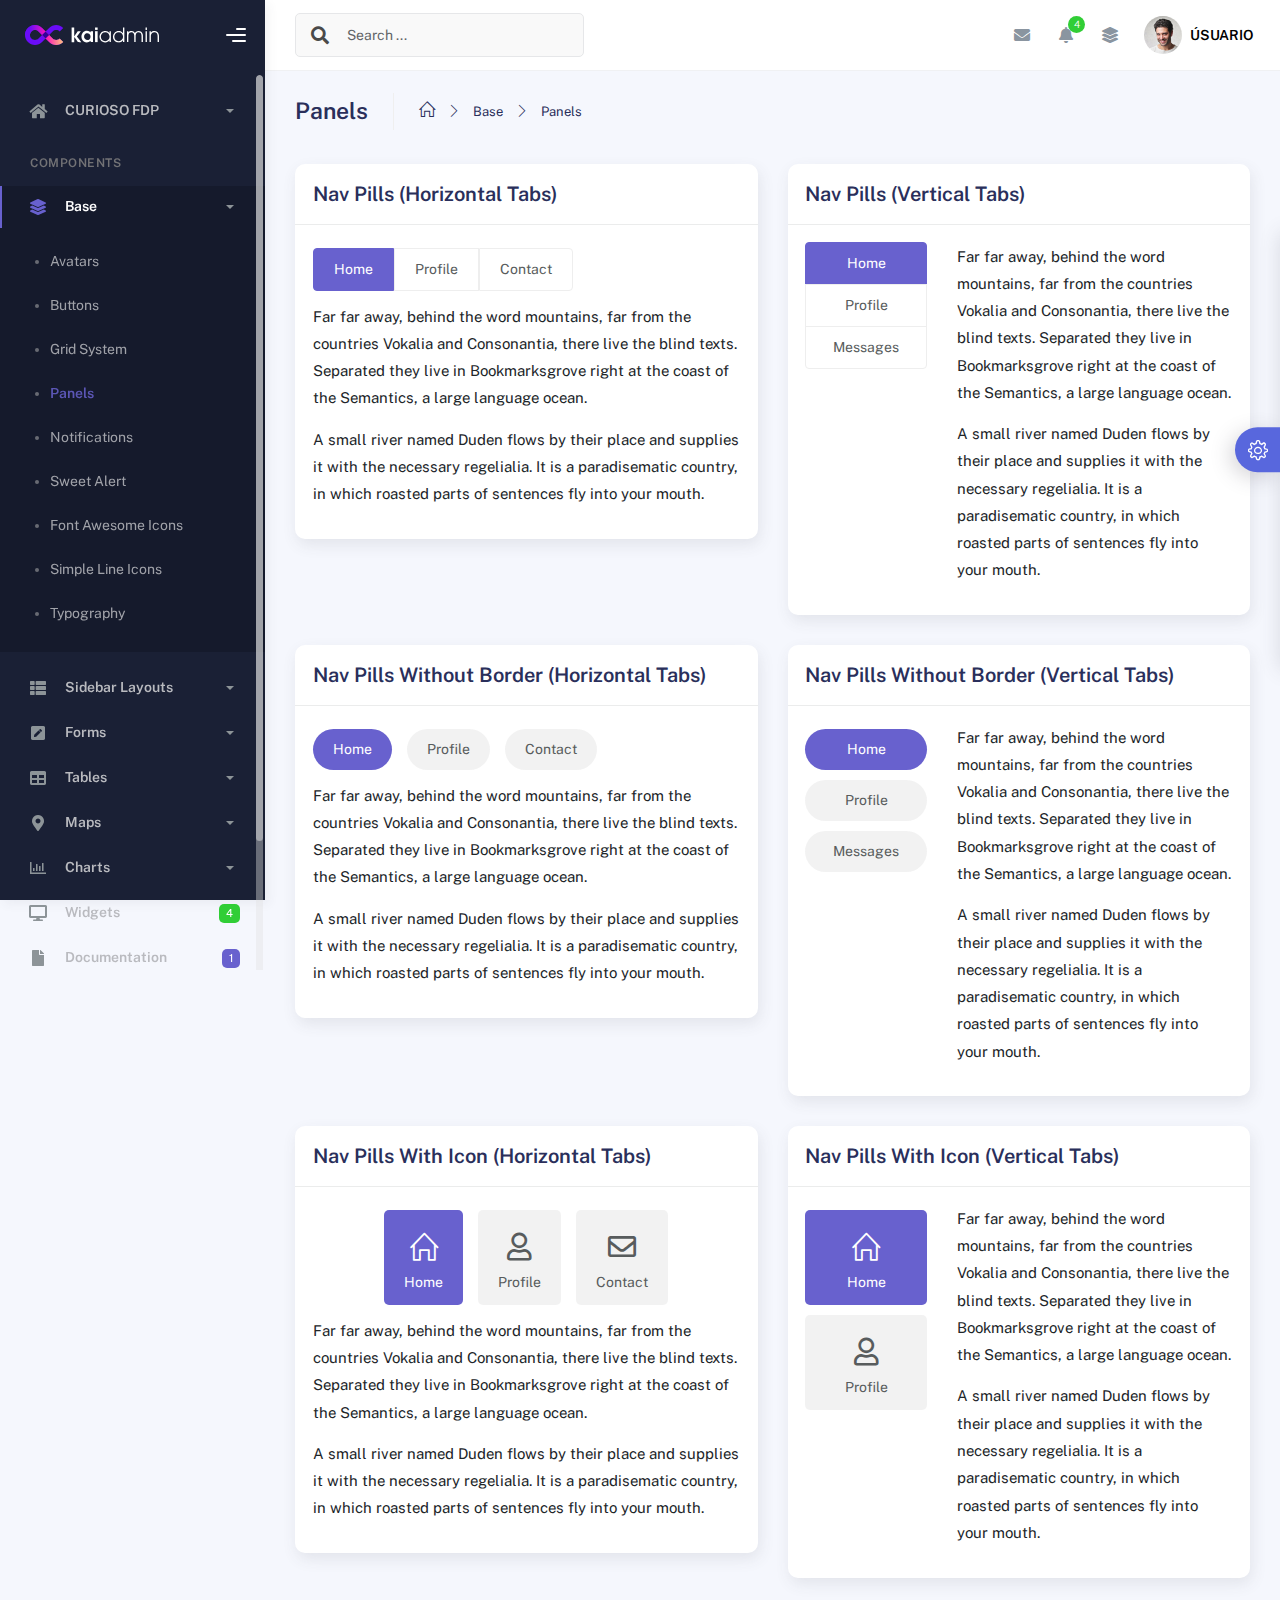
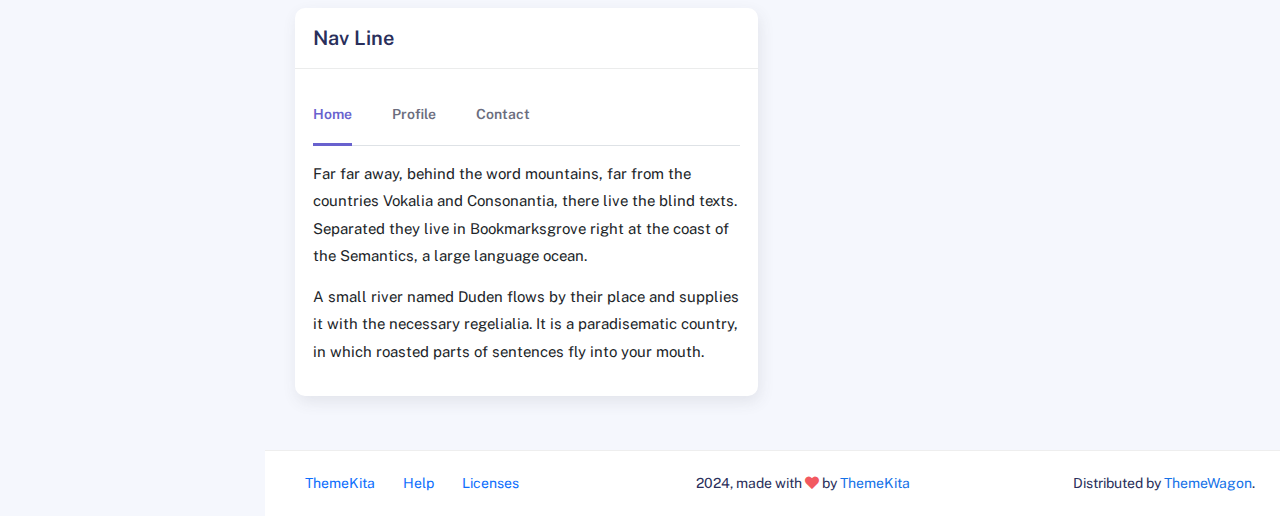
<file: components/panels.html>
<!DOCTYPE html>
<html lang="en">
<head>
	<meta http-equiv="X-UA-Compatible" content="IE=edge" />
	<title>Panels - Kaiadmin Bootstrap 5 Admin Dashboard</title>
	<meta content='width=device-width, initial-scale=1.0, shrink-to-fit=no' name='viewport' />
	<link rel="icon" href="../assets/img/kaiadmin/favicon.ico" type="image/x-icon"/>

	<!-- Fonts and icons -->
	<script src="../assets/js/plugin/webfont/webfont.min.js"></script>
	<script>
		WebFont.load({
			google: {"families":["Public Sans:300,400,500,600,700"]},
			custom: {"families":["Font Awesome 5 Solid", "Font Awesome 5 Regular", "Font Awesome 5 Brands", "simple-line-icons"], urls: ['../assets/css/fonts.min.css']},
			active: function() {
				sessionStorage.fonts = true;
			}
		});
	</script>

	<!-- CSS Files -->
	<link rel="stylesheet" href="../assets/css/bootstrap.min.css">
	<link rel="stylesheet" href="../assets/css/plugins.min.css">
	<link rel="stylesheet" href="../assets/css/kaiadmin.min.css">

	<!-- CSS Just for demo purpose, don't include it in your project -->
	<link rel="stylesheet" href="../assets/css/demo.css">
</head>
<body>
	<div class="wrapper">
		<!-- Sidebar -->
		<div class="sidebar" data-background-color="dark">
			<div class="sidebar-logo">
				<!-- Logo Header -->
				<div class="logo-header" data-background-color="dark">

					<a href="../index.html" class="logo">
						<img src="../assets/img/kaiadmin/logo_light.svg" alt="navbar brand" class="navbar-brand" height="20">
					</a>
					<div class="nav-toggle">
						<button class="btn btn-toggle toggle-sidebar">
							<i class="gg-menu-right"></i>
						</button>
						<button class="btn btn-toggle sidenav-toggler">
							<i class="gg-menu-left"></i>
						</button>
					</div>
					<button class="topbar-toggler more">
						<i class="gg-more-vertical-alt"></i>
					</button>
				</div>
				<!-- End Logo Header -->	
			</div>	
			<div class="sidebar-wrapper scrollbar scrollbar-inner">
				<div class="sidebar-content">
					<ul class="nav nav-secondary">
						<li class="nav-item">
							<a data-bs-toggle="collapse" href="#dashboard" class="collapsed" aria-expanded="false">
								<i class="fas fa-home"></i>
								<p>CURIOSO FDP</p>
								<span class="caret"></span>
							</a>
							<div class="collapse" id="dashboard">
								<ul class="nav nav-collapse">
									<li>
										<a href="../../demo1/index.html">
											<span class="sub-item">Dashboard 1</span>
										</a>
									</li>
								</ul>
							</div>
						</li>
						<li class="nav-section">
							<span class="sidebar-mini-icon">
								<i class="fa fa-ellipsis-h"></i>
							</span>
							<h4 class="text-section">Components</h4>
						</li>
						<li class="nav-item active submenu">
							<a data-bs-toggle="collapse" href="#base">
								<i class="fas fa-layer-group"></i>
								<p>Base</p>
								<span class="caret"></span>
							</a>
							<div class="collapse show" id="base">
								<ul class="nav nav-collapse">
									<li>
										<a href="../components/avatars.html">
											<span class="sub-item">Avatars</span>
										</a>
									</li>
									<li>
										<a href="../components/buttons.html">
											<span class="sub-item">Buttons</span>
										</a>
									</li>
									<li>
										<a href="../components/gridsystem.html">
											<span class="sub-item">Grid System</span>
										</a>
									</li>
									<li class="active">
										<a href="../components/panels.html">
											<span class="sub-item">Panels</span>
										</a>
									</li>
									<li>
										<a href="../components/notifications.html">
											<span class="sub-item">Notifications</span>
										</a>
									</li>
									<li>
										<a href="../components/sweetalert.html">
											<span class="sub-item">Sweet Alert</span>
										</a>
									</li>
									<li>
										<a href="../components/font-awesome-icons.html">
											<span class="sub-item">Font Awesome Icons</span>
										</a>
									</li>
									<li>
										<a href="../components/simple-line-icons.html">
											<span class="sub-item">Simple Line Icons</span>
										</a>
									</li>
									<li>
										<a href="../components/typography.html">
											<span class="sub-item">Typography</span>
										</a>
									</li>
								</ul>
							</div>
						</li>
						<li class="nav-item">
							<a data-bs-toggle="collapse" href="#sidebarLayouts">
								<i class="fas fa-th-list"></i>
								<p>Sidebar Layouts</p>
								<span class="caret"></span>
							</a>
							<div class="collapse" id="sidebarLayouts">
								<ul class="nav nav-collapse">
									<li>
										<a href="../sidebar-style-2.html">
											<span class="sub-item">Sidebar Style 2</span>
										</a>
									</li>
									<li>
										<a href="../icon-menu.html">
											<span class="sub-item">Icon Menu</span>
										</a>
									</li>
								</ul>
							</div>
						</li>
						<li class="nav-item">
							<a data-bs-toggle="collapse" href="#forms">
								<i class="fas fa-pen-square"></i>
								<p>Forms</p>
								<span class="caret"></span>
							</a>
							<div class="collapse" id="forms">
								<ul class="nav nav-collapse">
									<li>
										<a href="../forms/forms.html">
											<span class="sub-item">Basic Form</span>
										</a>
									</li>
								</ul>
							</div>
						</li>
						<li class="nav-item">
							<a data-bs-toggle="collapse" href="#tables">
								<i class="fas fa-table"></i>
								<p>Tables</p>
								<span class="caret"></span>
							</a>
							<div class="collapse" id="tables">
								<ul class="nav nav-collapse">
									<li>
										<a href="../tables/tables.html">
											<span class="sub-item">Basic Table</span>
										</a>
									</li>
									<li>
										<a href="../tables/datatables.html">
											<span class="sub-item">Datatables</span>
										</a>
									</li>
								</ul>
							</div>
						</li>
						<li class="nav-item">
							<a data-bs-toggle="collapse" href="#maps">
								<i class="fas fa-map-marker-alt"></i>
								<p>Maps</p>
								<span class="caret"></span>
							</a>
							<div class="collapse" id="maps">
								<ul class="nav nav-collapse">
									<li>
										<a href="../maps/googlemaps.html">
											<span class="sub-item">Google Maps</span>
										</a>
									</li>
									<li>
										<a href="../maps/jsvectormap.html">
											<span class="sub-item">Jsvectormap</span>
										</a>
									</li>
								</ul>
							</div>
						</li>
						<li class="nav-item">
							<a data-bs-toggle="collapse" href="#charts">
								<i class="far fa-chart-bar"></i>
								<p>Charts</p>
								<span class="caret"></span>
							</a>
							<div class="collapse" id="charts">
								<ul class="nav nav-collapse">
									<li>
										<a href="../charts/charts.html">
											<span class="sub-item">Chart Js</span>
										</a>
									</li>
									<li>
										<a href="../charts/sparkline.html">
											<span class="sub-item">Sparkline</span>
										</a>
									</li>
								</ul>
							</div>
						</li>
						<li class="nav-item">
							<a href="../widgets.html">
								<i class="fas fa-desktop"></i>
								<p>Widgets</p>
								<span class="badge badge-success">4</span>
							</a>
						</li>
						<li class="nav-item">
							<a href="../../../documentation/index.html">
							  <i class="fas fa-file"></i>
							  <p>Documentation</p>
							  <span class="badge badge-secondary">1</span>
							</a>
						</li>
						<li class="nav-item">
							<a data-bs-toggle="collapse" href="#submenu">
								<i class="fas fa-bars"></i>
								<p>Menu Levels</p>
								<span class="caret"></span>
							</a>
							<div class="collapse" id="submenu">
								<ul class="nav nav-collapse">
									<li>
										<a data-bs-toggle="collapse" href="#subnav1">
											<span class="sub-item">Level 1</span>
											<span class="caret"></span>
										</a>
										<div class="collapse" id="subnav1">
											<ul class="nav nav-collapse subnav">
												<li>
													<a href="#">
														<span class="sub-item">Level 2</span>
													</a>
												</li>
												<li>
													<a href="#">
														<span class="sub-item">Level 2</span>
													</a>
												</li>
											</ul>
										</div>
									</li>
									<li>
										<a data-bs-toggle="collapse" href="#subnav2">
											<span class="sub-item">Level 1</span>
											<span class="caret"></span>
										</a>
										<div class="collapse" id="subnav2">
											<ul class="nav nav-collapse subnav">
												<li>
													<a href="#">
														<span class="sub-item">Level 2</span>
													</a>
												</li>
											</ul>
										</div>
									</li>
									<li>
										<a href="#">
											<span class="sub-item">Level 1</span>
										</a>
									</li>
								</ul>
							</div>
						</li>
					</ul>
				</div>
			</div>
		</div>
		<!-- End Sidebar -->

		<div class="main-panel">
			<div class="main-header">
				<div class="main-header-logo">
					<!-- Logo Header -->
					<div class="logo-header" data-background-color="dark">

						<a href="../index.html" class="logo">
							<img src="../assets/img/kaiadmin/logo_light.svg" alt="navbar brand" class="navbar-brand" height="20">
						</a>
						<div class="nav-toggle">
							<button class="btn btn-toggle toggle-sidebar">
								<i class="gg-menu-right"></i>
							</button>
							<button class="btn btn-toggle sidenav-toggler">
								<i class="gg-menu-left"></i>
							</button>
						</div>
						<button class="topbar-toggler more">
							<i class="gg-more-vertical-alt"></i>
						</button>

					</div>
					<!-- End Logo Header -->
				</div>
				<!-- Navbar Header -->
				<nav class="navbar navbar-header navbar-header-transparent navbar-expand-lg border-bottom">

					<div class="container-fluid">
						<nav class="navbar navbar-header-left navbar-expand-lg navbar-form nav-search p-0 d-none d-lg-flex">
							<div class="input-group">
								<div class="input-group-prepend">
									<button type="submit" class="btn btn-search pe-1">
										<i class="fa fa-search search-icon"></i>
									</button>
								</div>
								<input type="text" placeholder="Search ..." class="form-control">
							</div>
						</nav>

						<ul class="navbar-nav topbar-nav ms-md-auto align-items-center">
							<li class="nav-item topbar-icon dropdown hidden-caret d-flex d-lg-none">
								<a class="nav-link dropdown-toggle" data-bs-toggle="dropdown" href="#" role="button" aria-expanded="false" aria-haspopup="true">
									<i class="fa fa-search"></i>
								</a>
								<ul class="dropdown-menu dropdown-search animated fadeIn">
									<form class="navbar-left navbar-form nav-search">
										<div class="input-group">
											<input type="text" placeholder="Search ..." class="form-control">
										</div>
									</form>
								</ul>
							</li>
							<li class="nav-item topbar-icon dropdown hidden-caret">
								<a class="nav-link dropdown-toggle" href="#" id="messageDropdown" role="button" data-bs-toggle="dropdown" aria-haspopup="true" aria-expanded="false">
									<i class="fa fa-envelope"></i>
								</a>
								<ul class="dropdown-menu messages-notif-box animated fadeIn" aria-labelledby="messageDropdown">
									<li>
										<div class="dropdown-title d-flex justify-content-between align-items-center">
											Messages 									
											<a href="#" class="small">Mark all as read</a>
										</div>
									</li>
									<li>
										<div class="message-notif-scroll scrollbar-outer">
											<div class="notif-center">
												<a href="#">
													<div class="notif-img"> 
														<img src="../assets/img/jm_denis.jpg" alt="Img Profile">
													</div>
													<div class="notif-content">
														<span class="subject">Jimmy Denis</span>
														<span class="block">
															How are you ?
														</span>
														<span class="time">5 minutes ago</span> 
													</div>
												</a>
												<a href="#">
													<div class="notif-img"> 
														<img src="../assets/img/chadengle.jpg" alt="Img Profile">
													</div>
													<div class="notif-content">
														<span class="subject">Chad</span>
														<span class="block">
															Ok, Thanks !
														</span>
														<span class="time">12 minutes ago</span> 
													</div>
												</a>
												<a href="#">
													<div class="notif-img"> 
														<img src="../assets/img/mlane.jpg" alt="Img Profile">
													</div>
													<div class="notif-content">
														<span class="subject">Jhon Doe</span>
														<span class="block">
															Ready for the meeting today...
														</span>
														<span class="time">12 minutes ago</span> 
													</div>
												</a>
												<a href="#">
													<div class="notif-img"> 
														<img src="../assets/img/talha.jpg" alt="Img Profile">
													</div>
													<div class="notif-content">
														<span class="subject">Talha</span>
														<span class="block">
															Hi, Apa Kabar ?
														</span>
														<span class="time">17 minutes ago</span> 
													</div>
												</a>
											</div>
										</div>
									</li>
									<li>
										<a class="see-all" href="javascript:void(0);">See all messages<i class="fa fa-angle-right"></i> </a>
									</li>
								</ul>
							</li>
							<li class="nav-item topbar-icon dropdown hidden-caret">
								<a class="nav-link dropdown-toggle" href="#" id="notifDropdown" role="button" data-bs-toggle="dropdown" aria-haspopup="true" aria-expanded="false">
									<i class="fa fa-bell"></i>
									<span class="notification">4</span>
								</a>
								<ul class="dropdown-menu notif-box animated fadeIn" aria-labelledby="notifDropdown">
									<li>
										<div class="dropdown-title">You have 4 new notification</div>
									</li>
									<li>
										<div class="notif-scroll scrollbar-outer">
											<div class="notif-center">
												<a href="#">
													<div class="notif-icon notif-primary"> <i class="fa fa-user-plus"></i> </div>
													<div class="notif-content">
														<span class="block">
															New user registered
														</span>
														<span class="time">5 minutes ago</span> 
													</div>
												</a>
												<a href="#">
													<div class="notif-icon notif-success"> <i class="fa fa-comment"></i> </div>
													<div class="notif-content">
														<span class="block">
															Rahmad commented on Admin
														</span>
														<span class="time">12 minutes ago</span> 
													</div>
												</a>
												<a href="#">
													<div class="notif-img"> 
														<img src="../assets/img/profile2.jpg" alt="Img Profile">
													</div>
													<div class="notif-content">
														<span class="block">
															Reza send messages to you
														</span>
														<span class="time">12 minutes ago</span> 
													</div>
												</a>
												<a href="#">
													<div class="notif-icon notif-danger"> <i class="fa fa-heart"></i> </div>
													<div class="notif-content">
														<span class="block">
															Farrah liked Admin
														</span>
														<span class="time">17 minutes ago</span> 
													</div>
												</a>
											</div>
										</div>
									</li>
									<li>
										<a class="see-all" href="javascript:void(0);">See all notifications<i class="fa fa-angle-right"></i> </a>
									</li>
								</ul>
							</li>
							<li class="nav-item topbar-icon dropdown hidden-caret">
								<a class="nav-link" data-bs-toggle="dropdown" href="#" aria-expanded="false">
									<i class="fas fa-layer-group"></i>
								</a>
								<div class="dropdown-menu quick-actions animated fadeIn">
									<div class="quick-actions-header">
										<span class="title mb-1">Quick Actions</span>
										<span class="subtitle op-7">Shortcuts</span>
									</div>
									<div class="quick-actions-scroll scrollbar-outer">
										<div class="quick-actions-items">
											<div class="row m-0">
												<a class="col-6 col-md-4 p-0" href="#">
													<div class="quick-actions-item">
														<div class="avatar-item bg-danger rounded-circle">
															<i class="far fa-calendar-alt"></i>
														</div>
														<span class="text">Calendar</span>
													</div>
												</a>
												<a class="col-6 col-md-4 p-0" href="#">
													<div class="quick-actions-item">
														<div class="avatar-item bg-warning rounded-circle">
															<i class="fas fa-map"></i>
														</div>
														<span class="text">Maps</span>
													</div>
												</a>
												<a class="col-6 col-md-4 p-0" href="#">
													<div class="quick-actions-item">
														<div class="avatar-item bg-info rounded-circle">
															<i class="fas fa-file-excel"></i>
														</div>
														<span class="text">Reports</span>
													</div>
												</a>
												<a class="col-6 col-md-4 p-0" href="#">
													<div class="quick-actions-item">
														<div class="avatar-item bg-success rounded-circle">
															<i class="fas fa-envelope"></i>
														</div>
														<span class="text">Emails</span>
													</div>
												</a>
												<a class="col-6 col-md-4 p-0" href="#">
													<div class="quick-actions-item">
														<div class="avatar-item bg-primary rounded-circle">
															<i class="fas fa-file-invoice-dollar"></i>
														</div>
														<span class="text">Invoice</span>
													</div>
												</a>
												<a class="col-6 col-md-4 p-0" href="#">
													<div class="quick-actions-item">
														<div class="avatar-item bg-secondary rounded-circle">
															<i class="fas fa-credit-card"></i>
														</div>
														<span class="text">Payments</span>
													</div>
												</a>
											</div>
										</div>
									</div>
								</div>
							</li>
							
							<li class="nav-item topbar-user dropdown hidden-caret">
								<a class="dropdown-toggle profile-pic" data-bs-toggle="dropdown" href="#" aria-expanded="false">
									<div class="avatar-sm">
										<img src="../assets/img/profile.jpg" alt="..." class="avatar-img rounded-circle">
									</div>
									<span class="profile-username">
										<span class="op-7"></span> <span class="fw-bold">ÚSUARIO</span>
									</span>
								</a>
								<ul class="dropdown-menu dropdown-user animated fadeIn">
									<div class="dropdown-user-scroll scrollbar-outer">
										<li>
											<div class="user-box">
												<div class="avatar-lg"><img src="../assets/img/profile.jpg" alt="image profile" class="avatar-img rounded"></div>
												<div class="u-text">
													<h4>MÉDICO</h4>
													<p class="text-muted">hello@example.com</p><a href="profile.html" class="btn btn-xs btn-secondary btn-sm">View Profile</a>
												</div>
											</div>
										</li>
										<li>
											<div class="dropdown-divider"></div>
											<a class="dropdown-item" href="#">My Profile</a>
											<a class="dropdown-item" href="#">My Balance</a>
											<a class="dropdown-item" href="#">Inbox</a>
											<div class="dropdown-divider"></div>
											<a class="dropdown-item" href="#">Account Setting</a>
											<div class="dropdown-divider"></div>
											<a class="dropdown-item" href="#">Logout</a>
										</li>
									</div>
								</ul>
							</li>
						</ul>
					</div>
				</nav>
				<!-- End Navbar -->
			</div>
			
			<div class="container">
				<div class="page-inner">
					<div class="page-header">
						<h3 class="fw-bold mb-3">Panels</h3>
						<ul class="breadcrumbs mb-3">
							<li class="nav-home">
								<a href="#">
									<i class="icon-home"></i>
								</a>
							</li>
							<li class="separator">
								<i class="icon-arrow-right"></i>
							</li>
							<li class="nav-item">
								<a href="#">Base</a>
							</li>
							<li class="separator">
								<i class="icon-arrow-right"></i>
							</li>
							<li class="nav-item">
								<a href="#">Panels</a>
							</li>
						</ul>
					</div>
					<div class="row">
						<div class="col-md-6">
							<div class="card">
								<div class="card-header">
									<h4 class="card-title">Nav Pills (Horizontal Tabs)</h4>
								</div>
								<div class="card-body">
									<ul class="nav nav-pills nav-secondary" id="pills-tab" role="tablist">
										<li class="nav-item">
											<a class="nav-link active" id="pills-home-tab" data-bs-toggle="pill" href="#pills-home" role="tab" aria-controls="pills-home" aria-selected="true">Home</a>
										</li>
										<li class="nav-item">
											<a class="nav-link" id="pills-profile-tab" data-bs-toggle="pill" href="#pills-profile" role="tab" aria-controls="pills-profile" aria-selected="false">Profile</a>
										</li>
										<li class="nav-item">
											<a class="nav-link" id="pills-contact-tab" data-bs-toggle="pill" href="#pills-contact" role="tab" aria-controls="pills-contact" aria-selected="false">Contact</a>
										</li>
									</ul>
									<div class="tab-content mt-2 mb-3" id="pills-tabContent">
										<div class="tab-pane fade show active" id="pills-home" role="tabpanel" aria-labelledby="pills-home-tab">
											<p>Far far away, behind the word mountains, far from the countries Vokalia and Consonantia, there live the blind texts. Separated they live in Bookmarksgrove right at the coast of the Semantics, a large language ocean.</p>

											<p>A small river named Duden flows by their place and supplies it with the necessary regelialia. It is a paradisematic country, in which roasted parts of sentences fly into your mouth.</p>
										</div>
										<div class="tab-pane fade" id="pills-profile" role="tabpanel" aria-labelledby="pills-profile-tab">
											<p>Even the all-powerful Pointing has no control about the blind texts it is an almost unorthographic life One day however a small line of blind text by the name of Lorem Ipsum decided to leave for the far World of Grammar.</p>
											<p>The Big Oxmox advised her not to do so, because there were thousands of bad Commas, wild Question Marks and devious Semikoli, but the Little Blind Text didn’t listen. She packed her seven versalia, put her initial into the belt and made herself on the way.
											</p>
										</div>
										<div class="tab-pane fade" id="pills-contact" role="tabpanel" aria-labelledby="pills-contact-tab">
											<p>Pityful a rethoric question ran over her cheek, then she continued her way. On her way she met a copy. The copy warned the Little Blind Text, that where it came from it would have been rewritten a thousand times and everything that was left from its origin would be the word "and" and the Little Blind Text should turn around and return to its own, safe country.</p>

											<p> But nothing the copy said could convince her and so it didn’t take long until a few insidious Copy Writers ambushed her, made her drunk with Longe and Parole and dragged her into their agency, where they abused her for their</p>
										</div>
									</div>
								</div>
							</div>
						</div>
						<div class="col-md-6">
							<div class="card">
								<div class="card-header">
									<h4 class="card-title">Nav Pills (Vertical Tabs)</h4>
								</div>
								<div class="card-body">
									<div class="row">
										<div class="col-5 col-md-4">
											<div class="nav flex-column nav-pills nav-secondary" id="v-pills-tab" role="tablist" aria-orientation="vertical">
												<a class="nav-link active" id="v-pills-home-tab" data-bs-toggle="pill" href="#v-pills-home" role="tab" aria-controls="v-pills-home" aria-selected="true">Home</a>
												<a class="nav-link" id="v-pills-profile-tab" data-bs-toggle="pill" href="#v-pills-profile" role="tab" aria-controls="v-pills-profile" aria-selected="false">Profile</a>
												<a class="nav-link" id="v-pills-messages-tab" data-bs-toggle="pill" href="#v-pills-messages" role="tab" aria-controls="v-pills-messages" aria-selected="false">Messages</a>
											</div>
										</div>
										<div class="col-7 col-md-8">
											<div class="tab-content" id="v-pills-tabContent">
												<div class="tab-pane fade show active" id="v-pills-home" role="tabpanel" aria-labelledby="v-pills-home-tab">
													<p>Far far away, behind the word mountains, far from the countries Vokalia and Consonantia, there live the blind texts. Separated they live in Bookmarksgrove right at the coast of the Semantics, a large language ocean.</p>

													<p>A small river named Duden flows by their place and supplies it with the necessary regelialia. It is a paradisematic country, in which roasted parts of sentences fly into your mouth.</p>
												</div>
												<div class="tab-pane fade" id="v-pills-profile" role="tabpanel" aria-labelledby="v-pills-profile-tab">
													<p>Even the all-powerful Pointing has no control about the blind texts it is an almost unorthographic life One day however a small line of blind text by the name of Lorem Ipsum decided to leave for the far World of Grammar.</p>
													<p>The Big Oxmox advised her not to do so, because there were thousands of bad Commas, wild Question Marks and devious Semikoli, but the Little Blind Text didn’t listen. She packed her seven versalia, put her initial into the belt and made herself on the way.
													</p>
												</div>
												<div class="tab-pane fade" id="v-pills-messages" role="tabpanel" aria-labelledby="v-pills-messages-tab">
													<p>Pityful a rethoric question ran over her cheek, then she continued her way. On her way she met a copy. The copy warned the Little Blind Text, that where it came from it would have been rewritten a thousand times and everything that was left from its origin would be the word "and" and the Little Blind Text should turn around and return to its own, safe country.</p>

													<p> But nothing the copy said could convince her and so it didn’t take long until a few insidious Copy Writers ambushed her, made her drunk with Longe and Parole and dragged her into their agency, where they abused her for their</p>
												</div>
											</div>
										</div>
									</div>
								</div>
							</div>
						</div>
						<div class="col-md-6">
							<div class="card">
								<div class="card-header">
									<h4 class="card-title">Nav Pills Without Border (Horizontal Tabs)</h4>
								</div>
								<div class="card-body">
									<ul class="nav nav-pills nav-secondary nav-pills-no-bd" id="pills-tab-without-border" role="tablist">
										<li class="nav-item">
											<a class="nav-link active" id="pills-home-tab-nobd" data-bs-toggle="pill" href="#pills-home-nobd" role="tab" aria-controls="pills-home-nobd" aria-selected="true">Home</a>
										</li>
										<li class="nav-item">
											<a class="nav-link" id="pills-profile-tab-nobd" data-bs-toggle="pill" href="#pills-profile-nobd" role="tab" aria-controls="pills-profile-nobd" aria-selected="false">Profile</a>
										</li>
										<li class="nav-item">
											<a class="nav-link" id="pills-contact-tab-nobd" data-bs-toggle="pill" href="#pills-contact-nobd" role="tab" aria-controls="pills-contact-nobd" aria-selected="false">Contact</a>
										</li>
									</ul>
									<div class="tab-content mt-2 mb-3" id="pills-without-border-tabContent">
										<div class="tab-pane fade show active" id="pills-home-nobd" role="tabpanel" aria-labelledby="pills-home-tab-nobd">
											<p>Far far away, behind the word mountains, far from the countries Vokalia and Consonantia, there live the blind texts. Separated they live in Bookmarksgrove right at the coast of the Semantics, a large language ocean.</p>

											<p>A small river named Duden flows by their place and supplies it with the necessary regelialia. It is a paradisematic country, in which roasted parts of sentences fly into your mouth.</p>
										</div>
										<div class="tab-pane fade" id="pills-profile-nobd" role="tabpanel" aria-labelledby="pills-profile-tab-nobd">
											<p>Even the all-powerful Pointing has no control about the blind texts it is an almost unorthographic life One day however a small line of blind text by the name of Lorem Ipsum decided to leave for the far World of Grammar.</p>
											<p>The Big Oxmox advised her not to do so, because there were thousands of bad Commas, wild Question Marks and devious Semikoli, but the Little Blind Text didn’t listen. She packed her seven versalia, put her initial into the belt and made herself on the way.
											</p>
										</div>
										<div class="tab-pane fade" id="pills-contact-nobd" role="tabpanel" aria-labelledby="pills-contact-tab-nobd">
											<p>Pityful a rethoric question ran over her cheek, then she continued her way. On her way she met a copy. The copy warned the Little Blind Text, that where it came from it would have been rewritten a thousand times and everything that was left from its origin would be the word "and" and the Little Blind Text should turn around and return to its own, safe country.</p>

											<p> But nothing the copy said could convince her and so it didn’t take long until a few insidious Copy Writers ambushed her, made her drunk with Longe and Parole and dragged her into their agency, where they abused her for their</p>
										</div>
									</div>
								</div>
							</div>
						</div>
						<div class="col-md-6">
							<div class="card">
								<div class="card-header">
									<h4 class="card-title">Nav Pills Without Border (Vertical Tabs)</h4>
								</div>
								<div class="card-body">
									<div class="row">
										<div class="col-5 col-md-4">
											<div class="nav flex-column nav-pills nav-secondary nav-pills-no-bd" id="v-pills-tab-without-border" role="tablist" aria-orientation="vertical">
												<a class="nav-link active" id="v-pills-home-tab-nobd" data-bs-toggle="pill" href="#v-pills-home-nobd" role="tab" aria-controls="v-pills-home-nobd" aria-selected="true">Home</a>
												<a class="nav-link" id="v-pills-profile-tab-nobd" data-bs-toggle="pill" href="#v-pills-profile-nobd" role="tab" aria-controls="v-pills-profile-nobd" aria-selected="false">Profile</a>
												<a class="nav-link" id="v-pills-messages-tab-nobd" data-bs-toggle="pill" href="#v-pills-messages-nobd" role="tab" aria-controls="v-pills-messages-nobd" aria-selected="false">Messages</a>
											</div>
										</div>
										<div class="col-7 col-md-8">
											<div class="tab-content" id="v-pills-without-border-tabContent">
												<div class="tab-pane fade show active" id="v-pills-home-nobd" role="tabpanel" aria-labelledby="v-pills-home-tab-nobd">
													<p>Far far away, behind the word mountains, far from the countries Vokalia and Consonantia, there live the blind texts. Separated they live in Bookmarksgrove right at the coast of the Semantics, a large language ocean.</p>

													<p>A small river named Duden flows by their place and supplies it with the necessary regelialia. It is a paradisematic country, in which roasted parts of sentences fly into your mouth.</p>
												</div>
												<div class="tab-pane fade" id="v-pills-profile-nobd" role="tabpanel" aria-labelledby="v-pills-profile-tab-nobd">
													<p>Even the all-powerful Pointing has no control about the blind texts it is an almost unorthographic life One day however a small line of blind text by the name of Lorem Ipsum decided to leave for the far World of Grammar.</p>
													<p>The Big Oxmox advised her not to do so, because there were thousands of bad Commas, wild Question Marks and devious Semikoli, but the Little Blind Text didn’t listen. She packed her seven versalia, put her initial into the belt and made herself on the way.
													</p>
												</div>
												<div class="tab-pane fade" id="v-pills-messages-nobd" role="tabpanel" aria-labelledby="v-pills-messages-tab-nobd">
													<p>Pityful a rethoric question ran over her cheek, then she continued her way. On her way she met a copy. The copy warned the Little Blind Text, that where it came from it would have been rewritten a thousand times and everything that was left from its origin would be the word "and" and the Little Blind Text should turn around and return to its own, safe country.</p>

													<p> But nothing the copy said could convince her and so it didn’t take long until a few insidious Copy Writers ambushed her, made her drunk with Longe and Parole and dragged her into their agency, where they abused her for their</p>
												</div>
											</div>
										</div>
									</div>
								</div>
							</div>
						</div>
						<div class="col-md-6">
							<div class="card">
								<div class="card-header">
									<h4 class="card-title">Nav Pills With Icon (Horizontal Tabs)</h4>
								</div>
								<div class="card-body">
									<ul class="nav nav-pills nav-secondary  nav-pills-no-bd nav-pills-icons justify-content-center" id="pills-tab-with-icon" role="tablist">
										<li class="nav-item">
											<a class="nav-link active" id="pills-home-tab-icon" data-bs-toggle="pill" href="#pills-home-icon" role="tab" aria-controls="pills-home-icon" aria-selected="true">
												<i class="icon-home"></i>
												Home
											</a>
										</li>
										<li class="nav-item">
											<a class="nav-link" id="pills-profile-tab-icon" data-bs-toggle="pill" href="#pills-profile-icon" role="tab" aria-controls="pills-profile-icon" aria-selected="false">
												<i class="far fa-user"></i>
												Profile
											</a>
										</li>
										<li class="nav-item">
											<a class="nav-link" id="pills-contact-tab-icon" data-bs-toggle="pill" href="#pills-contact-icon" role="tab" aria-controls="pills-contact-icon" aria-selected="false">
												<i class="far fa-envelope"></i>
												Contact
											</a>
										</li>
									</ul>
									<div class="tab-content mt-2 mb-3" id="pills-with-icon-tabContent">
										<div class="tab-pane fade show active" id="pills-home-icon" role="tabpanel" aria-labelledby="pills-home-tab-icon">
											<p>Far far away, behind the word mountains, far from the countries Vokalia and Consonantia, there live the blind texts. Separated they live in Bookmarksgrove right at the coast of the Semantics, a large language ocean.</p>

											<p>A small river named Duden flows by their place and supplies it with the necessary regelialia. It is a paradisematic country, in which roasted parts of sentences fly into your mouth.</p>
										</div>
										<div class="tab-pane fade" id="pills-profile-icon" role="tabpanel" aria-labelledby="pills-profile-tab-icon">
											<p>Even the all-powerful Pointing has no control about the blind texts it is an almost unorthographic life One day however a small line of blind text by the name of Lorem Ipsum decided to leave for the far World of Grammar.</p>
											<p>The Big Oxmox advised her not to do so, because there were thousands of bad Commas, wild Question Marks and devious Semikoli, but the Little Blind Text didn’t listen. She packed her seven versalia, put her initial into the belt and made herself on the way.
											</p>
										</div>
										<div class="tab-pane fade" id="pills-contact-icon" role="tabpanel" aria-labelledby="pills-contact-tab-icon">
											<p>Pityful a rethoric question ran over her cheek, then she continued her way. On her way she met a copy. The copy warned the Little Blind Text, that where it came from it would have been rewritten a thousand times and everything that was left from its origin would be the word "and" and the Little Blind Text should turn around and return to its own, safe country.</p>

											<p> But nothing the copy said could convince her and so it didn’t take long until a few insidious Copy Writers ambushed her, made her drunk with Longe and Parole and dragged her into their agency, where they abused her for their</p>
										</div>
									</div>
								</div>
							</div>
						</div>
						<div class="col-md-6">
							<div class="card">
								<div class="card-header">
									<h4 class="card-title">Nav Pills With Icon (Vertical Tabs)</h4>
								</div>
								<div class="card-body">
									<div class="row">
										<div class="col-5 col-md-4">
											<div class="nav flex-column nav-pills nav-secondary nav-pills-no-bd nav-pills-icons" id="v-pills-tab-with-icon" role="tablist" aria-orientation="vertical">
												<a class="nav-link active" id="v-pills-home-tab-icons" data-bs-toggle="pill" href="#v-pills-home-icons" role="tab" aria-controls="v-pills-home-icons" aria-selected="true">
													<i class="icon-home"></i>
													Home
												</a>
												<a class="nav-link" id="v-pills-profile-tab-icons" data-bs-toggle="pill" href="#v-pills-profile-icons" role="tab" aria-controls="v-pills-profile-icons" aria-selected="false">
													<i class="far fa-user"></i>
													Profile
												</a>
											</div>
										</div>
										<div class="col-7 col-md-8">
											<div class="tab-content" id="v-pills-with-icon-tabContent">
												<div class="tab-pane fade show active" id="v-pills-home-icons" role="tabpanel" aria-labelledby="v-pills-home-tab-icons">
													<p>Far far away, behind the word mountains, far from the countries Vokalia and Consonantia, there live the blind texts. Separated they live in Bookmarksgrove right at the coast of the Semantics, a large language ocean.</p>

													<p>A small river named Duden flows by their place and supplies it with the necessary regelialia. It is a paradisematic country, in which roasted parts of sentences fly into your mouth.</p>
												</div>
												<div class="tab-pane fade" id="v-pills-profile-icons" role="tabpanel" aria-labelledby="v-pills-profile-tab-icons">
													<p>Even the all-powerful Pointing has no control about the blind texts it is an almost unorthographic life One day however a small line of blind text by the name of Lorem Ipsum decided to leave for the far World of Grammar.</p>
													<p>The Big Oxmox advised her not to do so, because there were thousands of bad Commas, wild Question Marks and devious Semikoli, but the Little Blind Text didn’t listen. She packed her seven versalia, put her initial into the belt and made herself on the way.
													</p>
												</div>
											</div>
										</div>
									</div>
								</div>
							</div>
						</div>
						<div class="col-md-6">
							<div class="card">
								<div class="card-header">
									<h4 class="card-title">Nav Line</h4>
								</div>
								<div class="card-body">
									<ul class="nav nav-tabs nav-line nav-color-secondary" id="line-tab" role="tablist">
										<li class="nav-item">
											<a class="nav-link active" id="line-home-tab" data-bs-toggle="pill" href="#line-home" role="tab" aria-controls="pills-home" aria-selected="true">Home</a>
										</li>
										<li class="nav-item">
											<a class="nav-link" id="line-profile-tab" data-bs-toggle="pill" href="#line-profile" role="tab" aria-controls="pills-profile" aria-selected="false">Profile</a>
										</li>
										<li class="nav-item">
											<a class="nav-link" id="line-contact-tab" data-bs-toggle="pill" href="#line-contact" role="tab" aria-controls="pills-contact" aria-selected="false">Contact</a>
										</li>
									</ul>
									<div class="tab-content mt-3 mb-3" id="line-tabContent">
										<div class="tab-pane fade show active" id="line-home" role="tabpanel" aria-labelledby="line-home-tab">
											<p>Far far away, behind the word mountains, far from the countries Vokalia and Consonantia, there live the blind texts. Separated they live in Bookmarksgrove right at the coast of the Semantics, a large language ocean.</p>

											<p>A small river named Duden flows by their place and supplies it with the necessary regelialia. It is a paradisematic country, in which roasted parts of sentences fly into your mouth.</p>
										</div>
										<div class="tab-pane fade" id="line-profile" role="tabpanel" aria-labelledby="line-profile-tab">
											<p>Even the all-powerful Pointing has no control about the blind texts it is an almost unorthographic life One day however a small line of blind text by the name of Lorem Ipsum decided to leave for the far World of Grammar.</p>
											<p>The Big Oxmox advised her not to do so, because there were thousands of bad Commas, wild Question Marks and devious Semikoli, but the Little Blind Text didnâ€™t listen. She packed her seven versalia, put her initial into the belt and made herself on the way.
											</p>
										</div>
										<div class="tab-pane fade" id="line-contact" role="tabpanel" aria-labelledby="line-contact-tab">
											<p>Pityful a rethoric question ran over her cheek, then she continued her way. On her way she met a copy. The copy warned the Little Blind Text, that where it came from it would have been rewritten a thousand times and everything that was left from its origin would be the word "and" and the Little Blind Text should turn around and return to its own, safe country.</p>

											<p> But nothing the copy said could convince her and so it didnâ€™t take long until a few insidious Copy Writers ambushed her, made her drunk with Longe and Parole and dragged her into their agency, where they abused her for their</p>
										</div>
									</div>
								</div>
							</div>
						</div>
					</div>
				</div>
			</div>			
			<footer class="footer">
				<div class="container-fluid d-flex justify-content-between">
					<nav class="pull-left">
						<ul class="nav">
							<li class="nav-item">
								<a class="nav-link" href="http://www.themekita.com">
									ThemeKita
								</a>
							</li>
							<li class="nav-item">
								<a class="nav-link" href="#"> Help </a>
							</li>
							<li class="nav-item">
								<a class="nav-link" href="#"> Licenses </a>
							</li>
						</ul>
					</nav>
					<div class="copyright">
						2024, made with <i class="fa fa-heart heart text-danger"></i> by
						<a href="http://www.themekita.com">ThemeKita</a>
					</div>
					<div>
						Distributed by
						<a target="_blank" href="https://themewagon.com/">ThemeWagon</a>.
					</div>
				</div>
			</footer>
		</div>
		
		<!-- Custom template | don't include it in your project! -->
		<div class="custom-template">
			<div class="title">Settings</div>
			<div class="custom-content">
				<div class="switcher">
					<div class="switch-block">
						<h4>Logo Header</h4>
						<div class="btnSwitch">
							<button type="button" class=" selected changeLogoHeaderColor" data-color="dark"></button>
							<button type="button" class="selected changeLogoHeaderColor" data-color="blue"></button>
							<button type="button" class="changeLogoHeaderColor" data-color="purple"></button>
							<button type="button" class="changeLogoHeaderColor" data-color="light-blue"></button>
							<button type="button" class="changeLogoHeaderColor" data-color="green"></button>
							<button type="button" class="changeLogoHeaderColor" data-color="orange"></button>
							<button type="button" class="changeLogoHeaderColor" data-color="red"></button>
							<button type="button" class="changeLogoHeaderColor" data-color="white"></button>
							<br/>
							<button type="button" class="changeLogoHeaderColor" data-color="dark2"></button>
							<button type="button" class="changeLogoHeaderColor" data-color="blue2"></button>
							<button type="button" class="changeLogoHeaderColor" data-color="purple2"></button>
							<button type="button" class="changeLogoHeaderColor" data-color="light-blue2"></button>
							<button type="button" class="changeLogoHeaderColor" data-color="green2"></button>
							<button type="button" class="changeLogoHeaderColor" data-color="orange2"></button>
							<button type="button" class="changeLogoHeaderColor" data-color="red2"></button>
						</div>
					</div>
					<div class="switch-block">
						<h4>Navbar Header</h4>
						<div class="btnSwitch">
							<button type="button" class="changeTopBarColor" data-color="dark"></button>
							<button type="button" class="changeTopBarColor" data-color="blue"></button>
							<button type="button" class="changeTopBarColor" data-color="purple"></button>
							<button type="button" class="changeTopBarColor" data-color="light-blue"></button>
							<button type="button" class="changeTopBarColor" data-color="green"></button>
							<button type="button" class="changeTopBarColor" data-color="orange"></button>
							<button type="button" class="changeTopBarColor" data-color="red"></button>
							<button type="button" class="changeTopBarColor" data-color="white"></button>
							<br/>
							<button type="button" class="changeTopBarColor" data-color="dark2"></button>
							<button type="button" class="selected changeTopBarColor" data-color="blue2"></button>
							<button type="button" class="changeTopBarColor" data-color="purple2"></button>
							<button type="button" class="changeTopBarColor" data-color="light-blue2"></button>
							<button type="button" class="changeTopBarColor" data-color="green2"></button>
							<button type="button" class="changeTopBarColor" data-color="orange2"></button>
							<button type="button" class="changeTopBarColor" data-color="red2"></button>
						</div>
					</div>
					<div class="switch-block">
						<h4>Sidebar</h4>
						<div class="btnSwitch">
							<button type="button" class="selected changeSideBarColor" data-color="white"></button>
							<button type="button" class="changeSideBarColor" data-color="dark"></button>
							<button type="button" class="changeSideBarColor" data-color="dark2"></button>
						</div>
					</div>
				</div>
			</div>
			<div class="custom-toggle">
				<i class="icon-settings"></i>
			</div>
		</div>
		<!-- End Custom template -->
	</div>
	<!--   Core JS Files   -->
	<script src="../assets/js/core/jquery-3.7.1.min.js"></script>
	<script src="../assets/js/core/popper.min.js"></script>
	<script src="../assets/js/core/bootstrap.min.js"></script>
	
	<!-- jQuery Scrollbar -->
	<script src="../assets/js/plugin/jquery-scrollbar/jquery.scrollbar.min.js"></script>
	<!-- Moment JS -->
	<script src="../assets/js/plugin/moment/moment.min.js"></script>

	<!-- Chart JS -->
	<script src="../assets/js/plugin/chart.js/chart.min.js"></script>

	<!-- jQuery Sparkline -->
	<script src="../assets/js/plugin/jquery.sparkline/jquery.sparkline.min.js"></script>

	<!-- Chart Circle -->
	<script src="../assets/js/plugin/chart-circle/circles.min.js"></script>

	<!-- Datatables -->
	<script src="../assets/js/plugin/datatables/datatables.min.js"></script>

	<!-- Bootstrap Notify -->
	<script src="../assets/js/plugin/bootstrap-notify/bootstrap-notify.min.js"></script>

	<!-- jQuery Vector Maps -->
	<script src="../assets/js/plugin/jsvectormap/jsvectormap.min.js"></script>
	<script src="../assets/js/plugin/jsvectormap/world.js"></script>

	<!-- Sweet Alert -->
	<script src="../assets/js/plugin/sweetalert/sweetalert.min.js"></script>

	<!-- Kaiadmin JS -->
	<script src="../assets/js/kaiadmin.min.js"></script>

	<!-- Kaiadmin DEMO methods, don't include it in your project! -->
	<script src="../assets/js/setting-demo2.js"></script>
</body>
</html>
</file>
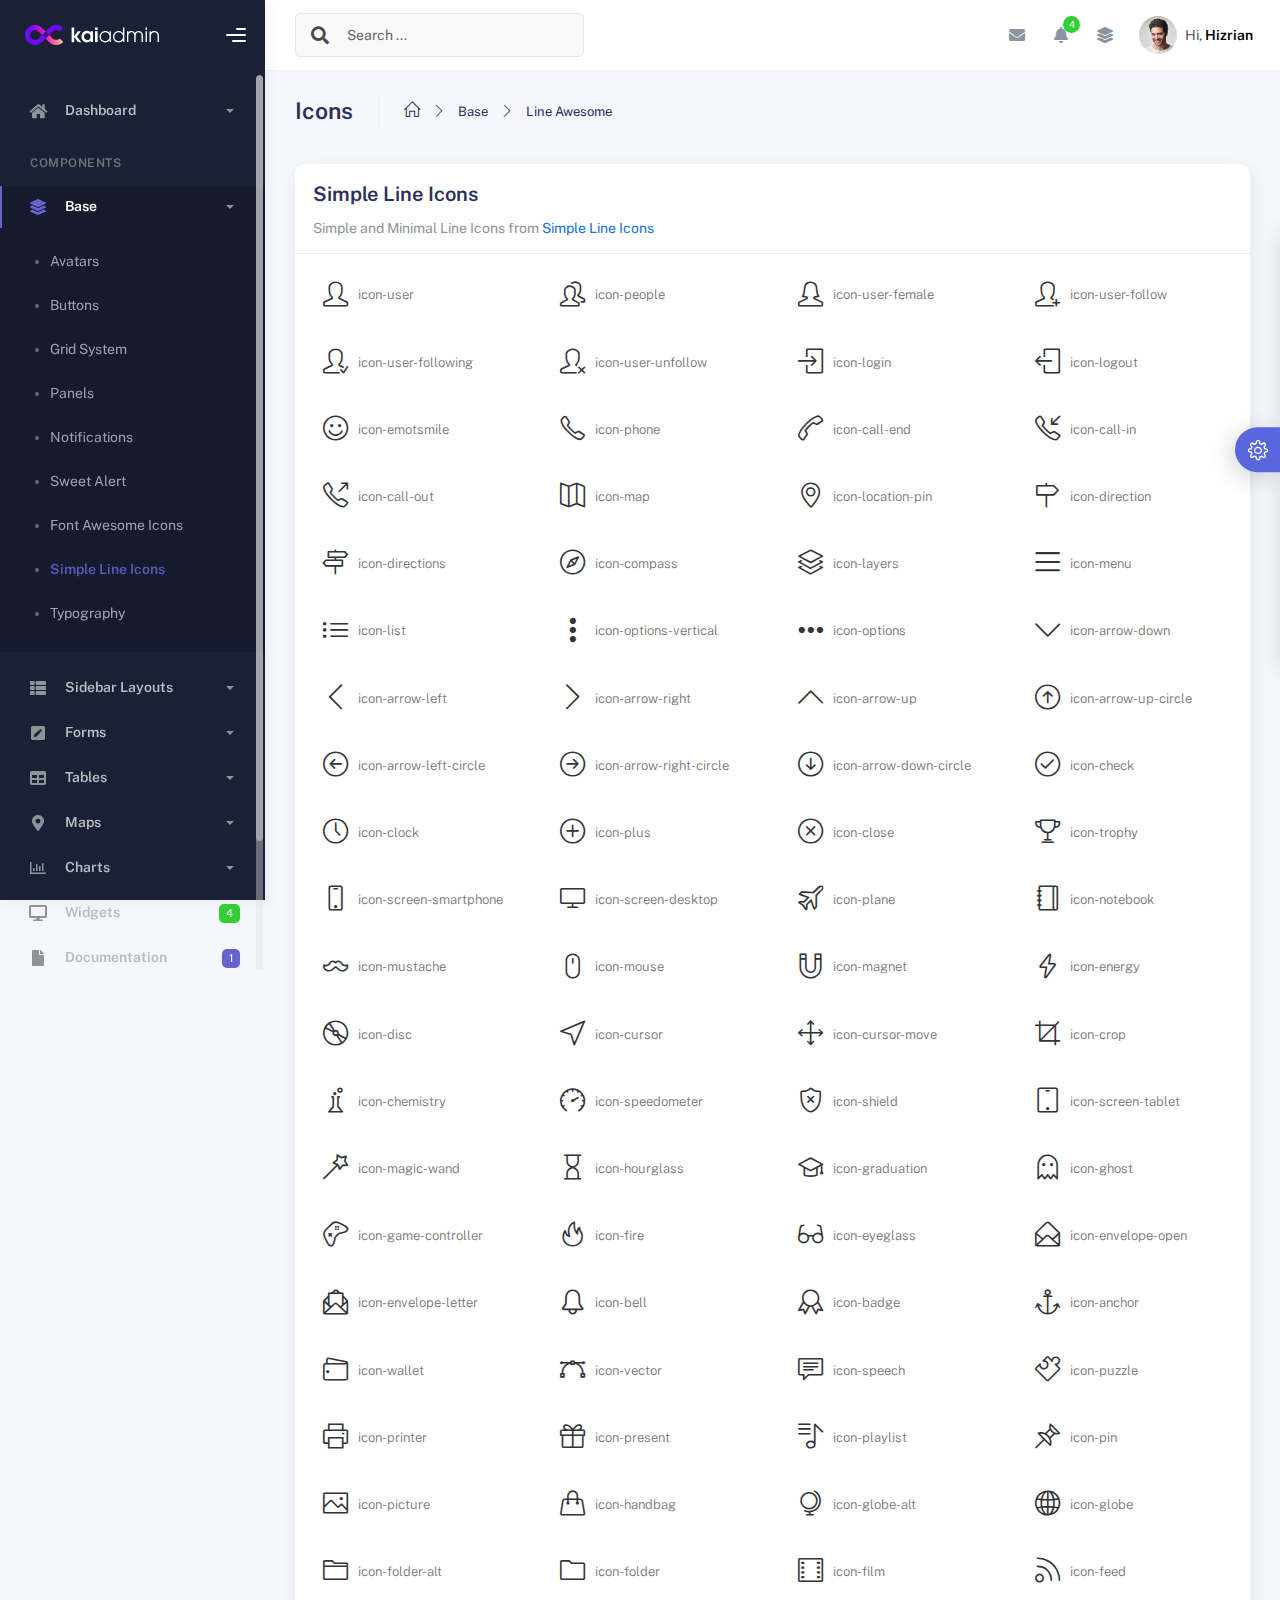
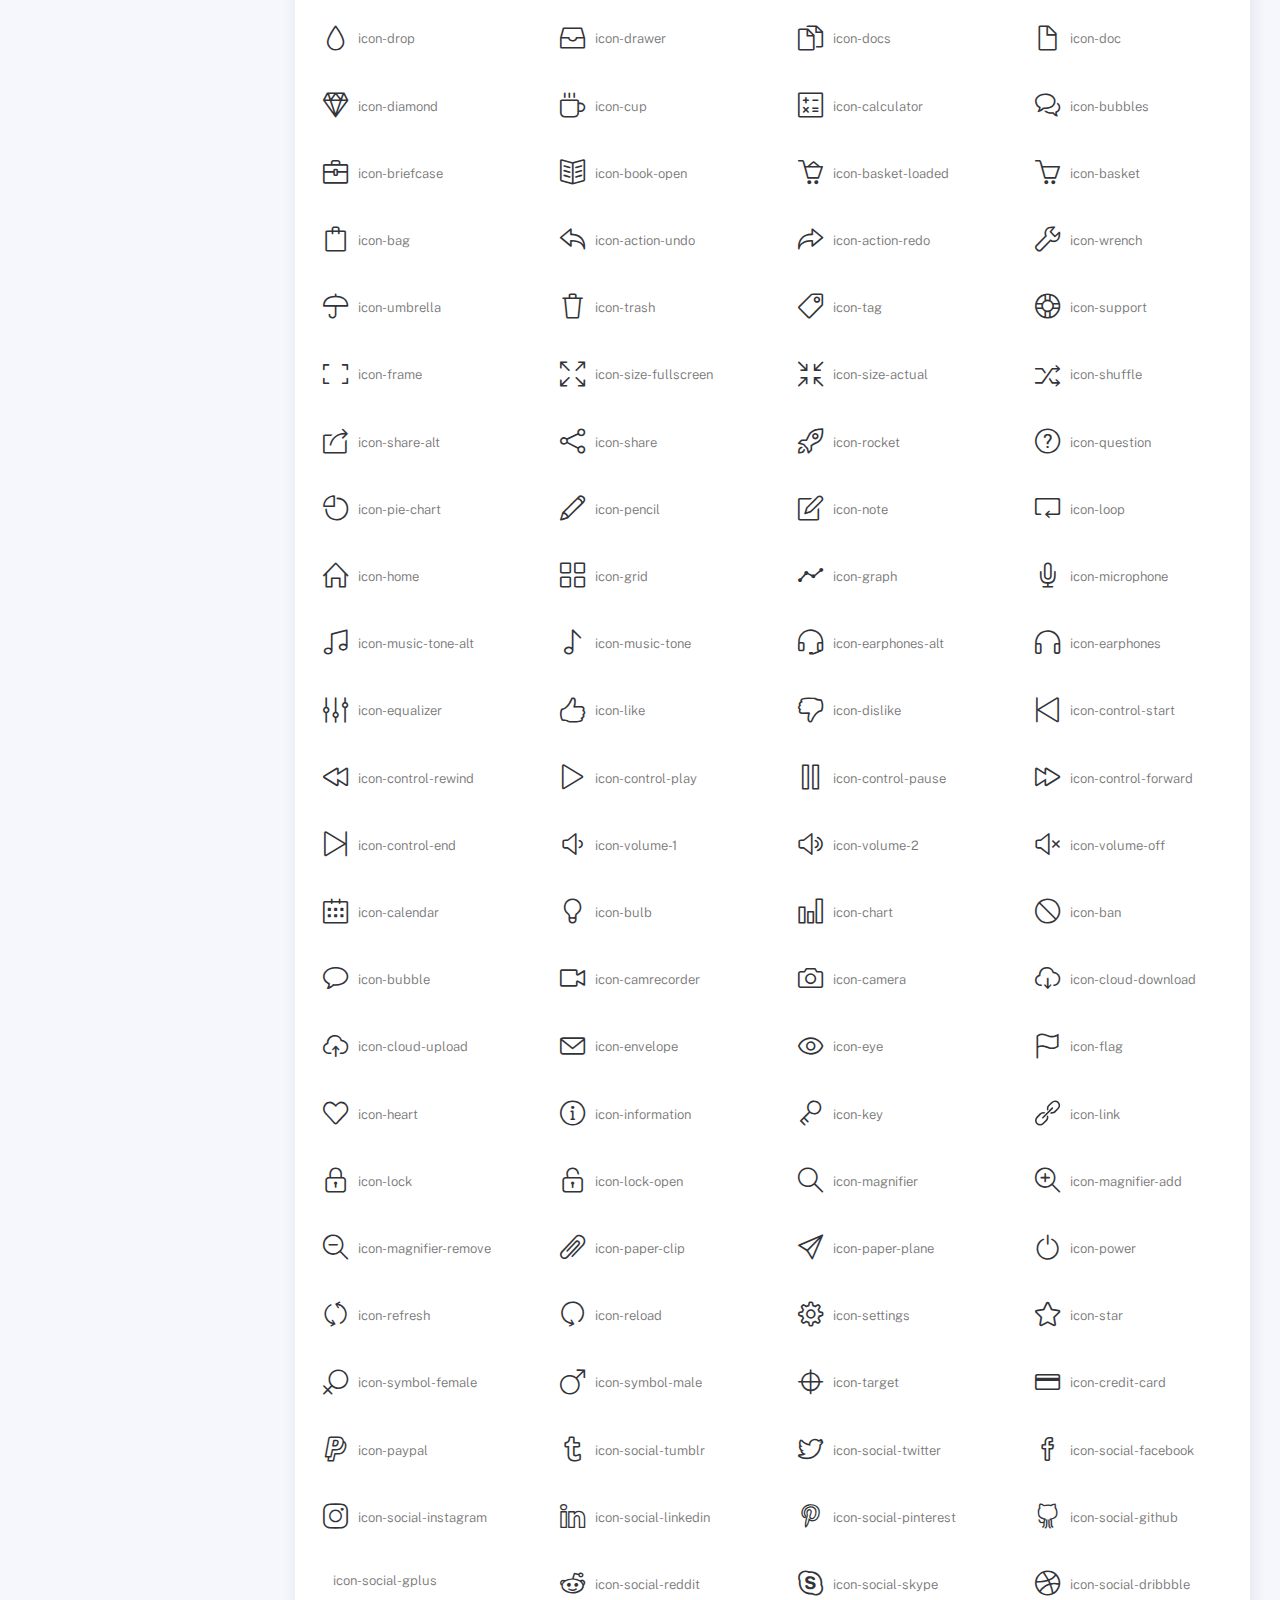
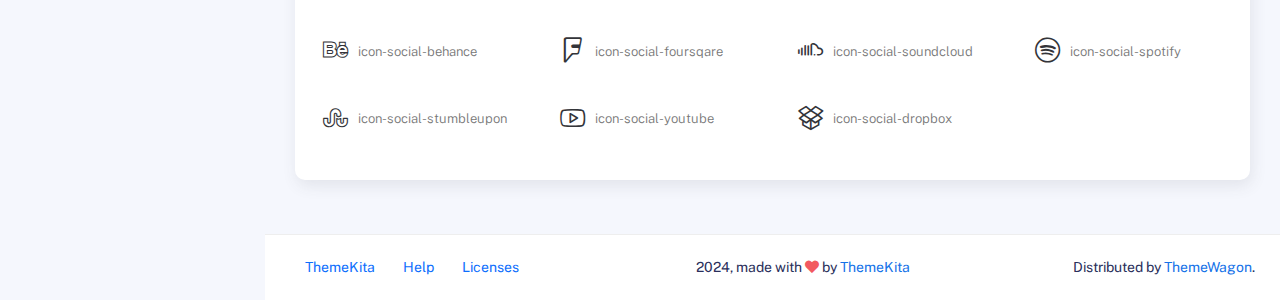
<file: components/simple-line-icons.html>
<!DOCTYPE html>
<html lang="en">
  <head>
    <meta http-equiv="X-UA-Compatible" content="IE=edge" />
    <title>Simple Line Icons - Kaiadmin Bootstrap 5 Admin Dashboard</title>
    <meta
      content="width=device-width, initial-scale=1.0, shrink-to-fit=no"
      name="viewport"
    />
    <link
      rel="icon"
      href="../assets/img/kaiadmin/favicon.ico"
      type="image/x-icon"
    />

    <!-- Fonts and icons -->
    <script src="../assets/js/plugin/webfont/webfont.min.js"></script>
    <script>
      WebFont.load({
        google: { families: ["Public Sans:300,400,500,600,700"] },
        custom: {
          families: [
            "Font Awesome 5 Solid",
            "Font Awesome 5 Regular",
            "Font Awesome 5 Brands",
            "simple-line-icons",
          ],
          urls: ["../assets/css/fonts.min.css"],
        },
        active: function () {
          sessionStorage.fonts = true;
        },
      });
    </script>

    <!-- CSS Files -->
    <link rel="stylesheet" href="../assets/css/bootstrap.min.css" />
    <link rel="stylesheet" href="../assets/css/plugins.min.css" />
    <link rel="stylesheet" href="../assets/css/kaiadmin.min.css" />

    <!-- CSS Just for demo purpose, don't include it in your project -->
    <link rel="stylesheet" href="../assets/css/demo.css" />
  </head>
  <body>
    <div class="wrapper">
      <!-- Sidebar -->
      <div class="sidebar" data-background-color="dark">
        <div class="sidebar-logo">
          <!-- Logo Header -->
          <div class="logo-header" data-background-color="dark">
            <a href="../index.html" class="logo">
              <img
                src="../assets/img/kaiadmin/logo_light.svg"
                alt="navbar brand"
                class="navbar-brand"
                height="20"
              />
            </a>
            <div class="nav-toggle">
              <button class="btn btn-toggle toggle-sidebar">
                <i class="gg-menu-right"></i>
              </button>
              <button class="btn btn-toggle sidenav-toggler">
                <i class="gg-menu-left"></i>
              </button>
            </div>
            <button class="topbar-toggler more">
              <i class="gg-more-vertical-alt"></i>
            </button>
          </div>
          <!-- End Logo Header -->
        </div>
        <div class="sidebar-wrapper scrollbar scrollbar-inner">
          <div class="sidebar-content">
            <ul class="nav nav-secondary">
              <li class="nav-item">
                <a
                  data-bs-toggle="collapse"
                  href="#dashboard"
                  class="collapsed"
                  aria-expanded="false"
                >
                  <i class="fas fa-home"></i>
                  <p>Dashboard</p>
                  <span class="caret"></span>
                </a>
                <div class="collapse" id="dashboard">
                  <ul class="nav nav-collapse">
                    <li>
                      <a href="../../demo1/index.html">
                        <span class="sub-item">Dashboard 1</span>
                      </a>
                    </li>
                  </ul>
                </div>
              </li>
              <li class="nav-section">
                <span class="sidebar-mini-icon">
                  <i class="fa fa-ellipsis-h"></i>
                </span>
                <h4 class="text-section">Components</h4>
              </li>
              <li class="nav-item active submenu">
                <a data-bs-toggle="collapse" href="#base">
                  <i class="fas fa-layer-group"></i>
                  <p>Base</p>
                  <span class="caret"></span>
                </a>
                <div class="collapse show" id="base">
                  <ul class="nav nav-collapse">
                    <li>
                      <a href="../components/avatars.html">
                        <span class="sub-item">Avatars</span>
                      </a>
                    </li>
                    <li>
                      <a href="../components/buttons.html">
                        <span class="sub-item">Buttons</span>
                      </a>
                    </li>
                    <li>
                      <a href="../components/gridsystem.html">
                        <span class="sub-item">Grid System</span>
                      </a>
                    </li>
                    <li>
                      <a href="../components/panels.html">
                        <span class="sub-item">Panels</span>
                      </a>
                    </li>
                    <li>
                      <a href="../components/notifications.html">
                        <span class="sub-item">Notifications</span>
                      </a>
                    </li>
                    <li>
                      <a href="../components/sweetalert.html">
                        <span class="sub-item">Sweet Alert</span>
                      </a>
                    </li>
                    <li>
                      <a href="../components/font-awesome-icons.html">
                        <span class="sub-item">Font Awesome Icons</span>
                      </a>
                    </li>
                    <li class="active">
                      <a href="../components/simple-line-icons.html">
                        <span class="sub-item">Simple Line Icons</span>
                      </a>
                    </li>
                    <li>
                      <a href="../components/typography.html">
                        <span class="sub-item">Typography</span>
                      </a>
                    </li>
                  </ul>
                </div>
              </li>
              <li class="nav-item">
                <a data-bs-toggle="collapse" href="#sidebarLayouts">
                  <i class="fas fa-th-list"></i>
                  <p>Sidebar Layouts</p>
                  <span class="caret"></span>
                </a>
                <div class="collapse" id="sidebarLayouts">
                  <ul class="nav nav-collapse">
                    <li>
                      <a href="../sidebar-style-2.html">
                        <span class="sub-item">Sidebar Style 2</span>
                      </a>
                    </li>
                    <li>
                      <a href="../icon-menu.html">
                        <span class="sub-item">Icon Menu</span>
                      </a>
                    </li>
                  </ul>
                </div>
              </li>
              <li class="nav-item">
                <a data-bs-toggle="collapse" href="#forms">
                  <i class="fas fa-pen-square"></i>
                  <p>Forms</p>
                  <span class="caret"></span>
                </a>
                <div class="collapse" id="forms">
                  <ul class="nav nav-collapse">
                    <li>
                      <a href="../forms/forms.html">
                        <span class="sub-item">Basic Form</span>
                      </a>
                    </li>
                  </ul>
                </div>
              </li>
              <li class="nav-item">
                <a data-bs-toggle="collapse" href="#tables">
                  <i class="fas fa-table"></i>
                  <p>Tables</p>
                  <span class="caret"></span>
                </a>
                <div class="collapse" id="tables">
                  <ul class="nav nav-collapse">
                    <li>
                      <a href="../tables/tables.html">
                        <span class="sub-item">Basic Table</span>
                      </a>
                    </li>
                    <li>
                      <a href="../tables/datatables.html">
                        <span class="sub-item">Datatables</span>
                      </a>
                    </li>
                  </ul>
                </div>
              </li>
              <li class="nav-item">
                <a data-bs-toggle="collapse" href="#maps">
                  <i class="fas fa-map-marker-alt"></i>
                  <p>Maps</p>
                  <span class="caret"></span>
                </a>
                <div class="collapse" id="maps">
                  <ul class="nav nav-collapse">
                    <li>
                      <a href="../maps/googlemaps.html">
                        <span class="sub-item">Google Maps</span>
                      </a>
                    </li>
                    <li>
                      <a href="../maps/jsvectormap.html">
                        <span class="sub-item">Jsvectormap</span>
                      </a>
                    </li>
                  </ul>
                </div>
              </li>
              <li class="nav-item">
                <a data-bs-toggle="collapse" href="#charts">
                  <i class="far fa-chart-bar"></i>
                  <p>Charts</p>
                  <span class="caret"></span>
                </a>
                <div class="collapse" id="charts">
                  <ul class="nav nav-collapse">
                    <li>
                      <a href="../charts/charts.html">
                        <span class="sub-item">Chart Js</span>
                      </a>
                    </li>
                    <li>
                      <a href="../charts/sparkline.html">
                        <span class="sub-item">Sparkline</span>
                      </a>
                    </li>
                  </ul>
                </div>
              </li>
              <li class="nav-item">
                <a href="../widgets.html">
                  <i class="fas fa-desktop"></i>
                  <p>Widgets</p>
                  <span class="badge badge-success">4</span>
                </a>
              </li>
              <li class="nav-item">
                <a href="../../../documentation/index.html">
                  <i class="fas fa-file"></i>
                  <p>Documentation</p>
                  <span class="badge badge-secondary">1</span>
                </a>
              </li>
              <li class="nav-item">
                <a data-bs-toggle="collapse" href="#submenu">
                  <i class="fas fa-bars"></i>
                  <p>Menu Levels</p>
                  <span class="caret"></span>
                </a>
                <div class="collapse" id="submenu">
                  <ul class="nav nav-collapse">
                    <li>
                      <a data-bs-toggle="collapse" href="#subnav1">
                        <span class="sub-item">Level 1</span>
                        <span class="caret"></span>
                      </a>
                      <div class="collapse" id="subnav1">
                        <ul class="nav nav-collapse subnav">
                          <li>
                            <a href="#">
                              <span class="sub-item">Level 2</span>
                            </a>
                          </li>
                          <li>
                            <a href="#">
                              <span class="sub-item">Level 2</span>
                            </a>
                          </li>
                        </ul>
                      </div>
                    </li>
                    <li>
                      <a data-bs-toggle="collapse" href="#subnav2">
                        <span class="sub-item">Level 1</span>
                        <span class="caret"></span>
                      </a>
                      <div class="collapse" id="subnav2">
                        <ul class="nav nav-collapse subnav">
                          <li>
                            <a href="#">
                              <span class="sub-item">Level 2</span>
                            </a>
                          </li>
                        </ul>
                      </div>
                    </li>
                    <li>
                      <a href="#">
                        <span class="sub-item">Level 1</span>
                      </a>
                    </li>
                  </ul>
                </div>
              </li>
            </ul>
          </div>
        </div>
      </div>
      <!-- End Sidebar -->

      <div class="main-panel">
        <div class="main-header">
          <div class="main-header-logo">
            <!-- Logo Header -->
            <div class="logo-header" data-background-color="dark">
              <a href="../index.html" class="logo">
                <img
                  src="../assets/img/kaiadmin/logo_light.svg"
                  alt="navbar brand"
                  class="navbar-brand"
                  height="20"
                />
              </a>
              <div class="nav-toggle">
                <button class="btn btn-toggle toggle-sidebar">
                  <i class="gg-menu-right"></i>
                </button>
                <button class="btn btn-toggle sidenav-toggler">
                  <i class="gg-menu-left"></i>
                </button>
              </div>
              <button class="topbar-toggler more">
                <i class="gg-more-vertical-alt"></i>
              </button>
            </div>
            <!-- End Logo Header -->
          </div>
          <!-- Navbar Header -->
          <nav
            class="navbar navbar-header navbar-header-transparent navbar-expand-lg border-bottom"
          >
            <div class="container-fluid">
              <nav
                class="navbar navbar-header-left navbar-expand-lg navbar-form nav-search p-0 d-none d-lg-flex"
              >
                <div class="input-group">
                  <div class="input-group-prepend">
                    <button type="submit" class="btn btn-search pe-1">
                      <i class="fa fa-search search-icon"></i>
                    </button>
                  </div>
                  <input
                    type="text"
                    placeholder="Search ..."
                    class="form-control"
                  />
                </div>
              </nav>

              <ul class="navbar-nav topbar-nav ms-md-auto align-items-center">
                <li
                  class="nav-item topbar-icon dropdown hidden-caret d-flex d-lg-none"
                >
                  <a
                    class="nav-link dropdown-toggle"
                    data-bs-toggle="dropdown"
                    href="#"
                    role="button"
                    aria-expanded="false"
                    aria-haspopup="true"
                  >
                    <i class="fa fa-search"></i>
                  </a>
                  <ul class="dropdown-menu dropdown-search animated fadeIn">
                    <form class="navbar-left navbar-form nav-search">
                      <div class="input-group">
                        <input
                          type="text"
                          placeholder="Search ..."
                          class="form-control"
                        />
                      </div>
                    </form>
                  </ul>
                </li>
                <li class="nav-item topbar-icon dropdown hidden-caret">
                  <a
                    class="nav-link dropdown-toggle"
                    href="#"
                    id="messageDropdown"
                    role="button"
                    data-bs-toggle="dropdown"
                    aria-haspopup="true"
                    aria-expanded="false"
                  >
                    <i class="fa fa-envelope"></i>
                  </a>
                  <ul
                    class="dropdown-menu messages-notif-box animated fadeIn"
                    aria-labelledby="messageDropdown"
                  >
                    <li>
                      <div
                        class="dropdown-title d-flex justify-content-between align-items-center"
                      >
                        Messages
                        <a href="#" class="small">Mark all as read</a>
                      </div>
                    </li>
                    <li>
                      <div class="message-notif-scroll scrollbar-outer">
                        <div class="notif-center">
                          <a href="#">
                            <div class="notif-img">
                              <img
                                src="../assets/img/jm_denis.jpg"
                                alt="Img Profile"
                              />
                            </div>
                            <div class="notif-content">
                              <span class="subject">Jimmy Denis</span>
                              <span class="block"> How are you ? </span>
                              <span class="time">5 minutes ago</span>
                            </div>
                          </a>
                          <a href="#">
                            <div class="notif-img">
                              <img
                                src="../assets/img/chadengle.jpg"
                                alt="Img Profile"
                              />
                            </div>
                            <div class="notif-content">
                              <span class="subject">Chad</span>
                              <span class="block"> Ok, Thanks ! </span>
                              <span class="time">12 minutes ago</span>
                            </div>
                          </a>
                          <a href="#">
                            <div class="notif-img">
                              <img
                                src="../assets/img/mlane.jpg"
                                alt="Img Profile"
                              />
                            </div>
                            <div class="notif-content">
                              <span class="subject">Jhon Doe</span>
                              <span class="block">
                                Ready for the meeting today...
                              </span>
                              <span class="time">12 minutes ago</span>
                            </div>
                          </a>
                          <a href="#">
                            <div class="notif-img">
                              <img
                                src="../assets/img/talha.jpg"
                                alt="Img Profile"
                              />
                            </div>
                            <div class="notif-content">
                              <span class="subject">Talha</span>
                              <span class="block"> Hi, Apa Kabar ? </span>
                              <span class="time">17 minutes ago</span>
                            </div>
                          </a>
                        </div>
                      </div>
                    </li>
                    <li>
                      <a class="see-all" href="javascript:void(0);"
                        >See all messages<i class="fa fa-angle-right"></i>
                      </a>
                    </li>
                  </ul>
                </li>
                <li class="nav-item topbar-icon dropdown hidden-caret">
                  <a
                    class="nav-link dropdown-toggle"
                    href="#"
                    id="notifDropdown"
                    role="button"
                    data-bs-toggle="dropdown"
                    aria-haspopup="true"
                    aria-expanded="false"
                  >
                    <i class="fa fa-bell"></i>
                    <span class="notification">4</span>
                  </a>
                  <ul
                    class="dropdown-menu notif-box animated fadeIn"
                    aria-labelledby="notifDropdown"
                  >
                    <li>
                      <div class="dropdown-title">
                        You have 4 new notification
                      </div>
                    </li>
                    <li>
                      <div class="notif-scroll scrollbar-outer">
                        <div class="notif-center">
                          <a href="#">
                            <div class="notif-icon notif-primary">
                              <i class="fa fa-user-plus"></i>
                            </div>
                            <div class="notif-content">
                              <span class="block"> New user registered </span>
                              <span class="time">5 minutes ago</span>
                            </div>
                          </a>
                          <a href="#">
                            <div class="notif-icon notif-success">
                              <i class="fa fa-comment"></i>
                            </div>
                            <div class="notif-content">
                              <span class="block">
                                Rahmad commented on Admin
                              </span>
                              <span class="time">12 minutes ago</span>
                            </div>
                          </a>
                          <a href="#">
                            <div class="notif-img">
                              <img
                                src="../assets/img/profile2.jpg"
                                alt="Img Profile"
                              />
                            </div>
                            <div class="notif-content">
                              <span class="block">
                                Reza send messages to you
                              </span>
                              <span class="time">12 minutes ago</span>
                            </div>
                          </a>
                          <a href="#">
                            <div class="notif-icon notif-danger">
                              <i class="fa fa-heart"></i>
                            </div>
                            <div class="notif-content">
                              <span class="block"> Farrah liked Admin </span>
                              <span class="time">17 minutes ago</span>
                            </div>
                          </a>
                        </div>
                      </div>
                    </li>
                    <li>
                      <a class="see-all" href="javascript:void(0);"
                        >See all notifications<i class="fa fa-angle-right"></i>
                      </a>
                    </li>
                  </ul>
                </li>
                <li class="nav-item topbar-icon dropdown hidden-caret">
                  <a
                    class="nav-link"
                    data-bs-toggle="dropdown"
                    href="#"
                    aria-expanded="false"
                  >
                    <i class="fas fa-layer-group"></i>
                  </a>
                  <div class="dropdown-menu quick-actions animated fadeIn">
                    <div class="quick-actions-header">
                      <span class="title mb-1">Quick Actions</span>
                      <span class="subtitle op-7">Shortcuts</span>
                    </div>
                    <div class="quick-actions-scroll scrollbar-outer">
                      <div class="quick-actions-items">
                        <div class="row m-0">
                          <a class="col-6 col-md-4 p-0" href="#">
                            <div class="quick-actions-item">
                              <div class="avatar-item bg-danger rounded-circle">
                                <i class="far fa-calendar-alt"></i>
                              </div>
                              <span class="text">Calendar</span>
                            </div>
                          </a>
                          <a class="col-6 col-md-4 p-0" href="#">
                            <div class="quick-actions-item">
                              <div
                                class="avatar-item bg-warning rounded-circle"
                              >
                                <i class="fas fa-map"></i>
                              </div>
                              <span class="text">Maps</span>
                            </div>
                          </a>
                          <a class="col-6 col-md-4 p-0" href="#">
                            <div class="quick-actions-item">
                              <div class="avatar-item bg-info rounded-circle">
                                <i class="fas fa-file-excel"></i>
                              </div>
                              <span class="text">Reports</span>
                            </div>
                          </a>
                          <a class="col-6 col-md-4 p-0" href="#">
                            <div class="quick-actions-item">
                              <div
                                class="avatar-item bg-success rounded-circle"
                              >
                                <i class="fas fa-envelope"></i>
                              </div>
                              <span class="text">Emails</span>
                            </div>
                          </a>
                          <a class="col-6 col-md-4 p-0" href="#">
                            <div class="quick-actions-item">
                              <div
                                class="avatar-item bg-primary rounded-circle"
                              >
                                <i class="fas fa-file-invoice-dollar"></i>
                              </div>
                              <span class="text">Invoice</span>
                            </div>
                          </a>
                          <a class="col-6 col-md-4 p-0" href="#">
                            <div class="quick-actions-item">
                              <div
                                class="avatar-item bg-secondary rounded-circle"
                              >
                                <i class="fas fa-credit-card"></i>
                              </div>
                              <span class="text">Payments</span>
                            </div>
                          </a>
                        </div>
                      </div>
                    </div>
                  </div>
                </li>

                <li class="nav-item topbar-user dropdown hidden-caret">
                  <a
                    class="dropdown-toggle profile-pic"
                    data-bs-toggle="dropdown"
                    href="#"
                    aria-expanded="false"
                  >
                    <div class="avatar-sm">
                      <img
                        src="../assets/img/profile.jpg"
                        alt="..."
                        class="avatar-img rounded-circle"
                      />
                    </div>
                    <span class="profile-username">
                      <span class="op-7">Hi,</span>
                      <span class="fw-bold">Hizrian</span>
                    </span>
                  </a>
                  <ul class="dropdown-menu dropdown-user animated fadeIn">
                    <div class="dropdown-user-scroll scrollbar-outer">
                      <li>
                        <div class="user-box">
                          <div class="avatar-lg">
                            <img
                              src="../assets/img/profile.jpg"
                              alt="image profile"
                              class="avatar-img rounded"
                            />
                          </div>
                          <div class="u-text">
                            <h4>Hizrian</h4>
                            <p class="text-muted">hello@example.com</p>
                            <a
                              href="profile.html"
                              class="btn btn-xs btn-secondary btn-sm"
                              >View Profile</a
                            >
                          </div>
                        </div>
                      </li>
                      <li>
                        <div class="dropdown-divider"></div>
                        <a class="dropdown-item" href="#">My Profile</a>
                        <a class="dropdown-item" href="#">My Balance</a>
                        <a class="dropdown-item" href="#">Inbox</a>
                        <div class="dropdown-divider"></div>
                        <a class="dropdown-item" href="#">Account Setting</a>
                        <div class="dropdown-divider"></div>
                        <a class="dropdown-item" href="#">Logout</a>
                      </li>
                    </div>
                  </ul>
                </li>
              </ul>
            </div>
          </nav>
          <!-- End Navbar -->
        </div>

        <div class="container">
          <div class="page-inner">
            <div class="page-header">
              <h3 class="fw-bold mb-3">Icons</h3>
              <ul class="breadcrumbs mb-3">
                <li class="nav-home">
                  <a href="#">
                    <i class="icon-home"></i>
                  </a>
                </li>
                <li class="separator">
                  <i class="icon-arrow-right"></i>
                </li>
                <li class="nav-item">
                  <a href="#">Base</a>
                </li>
                <li class="separator">
                  <i class="icon-arrow-right"></i>
                </li>
                <li class="nav-item">
                  <a href="#">Line Awesome</a>
                </li>
              </ul>
            </div>
            <div class="row">
              <div class="col-md-12">
                <div class="card">
                  <div class="card-header">
                    <div class="card-title">Simple Line Icons</div>
                    <div class="card-category">
                      Simple and Minimal Line Icons from
                      <a
                        class="link"
                        href="https://github.com/thesabbir/simple-line-icons"
                        >Simple Line Icons</a
                      >
                    </div>
                  </div>
                  <div class="card-body">
                    <div id="row-demo-icon" class="row"></div>
                  </div>
                </div>
              </div>
            </div>
          </div>
        </div>

        <footer class="footer">
          <div class="container-fluid d-flex justify-content-between">
            <nav class="pull-left">
              <ul class="nav">
                <li class="nav-item">
                  <a class="nav-link" href="http://www.themekita.com">
                    ThemeKita
                  </a>
                </li>
                <li class="nav-item">
                  <a class="nav-link" href="#"> Help </a>
                </li>
                <li class="nav-item">
                  <a class="nav-link" href="#"> Licenses </a>
                </li>
              </ul>
            </nav>
            <div class="copyright">
              2024, made with <i class="fa fa-heart heart text-danger"></i> by
              <a href="http://www.themekita.com">ThemeKita</a>
            </div>
            <div>
              Distributed by
              <a target="_blank" href="https://themewagon.com/">ThemeWagon</a>.
            </div>
          </div>
        </footer>
      </div>

      <!-- Custom template | don't include it in your project! -->
      <div class="custom-template">
        <div class="title">Settings</div>
        <div class="custom-content">
          <div class="switcher">
            <div class="switch-block">
              <h4>Logo Header</h4>
              <div class="btnSwitch">
                <button
                  type="button"
                  class="selected changeLogoHeaderColor"
                  data-color="dark"
                ></button>
                <button
                  type="button"
                  class="selected changeLogoHeaderColor"
                  data-color="blue"
                ></button>
                <button
                  type="button"
                  class="changeLogoHeaderColor"
                  data-color="purple"
                ></button>
                <button
                  type="button"
                  class="changeLogoHeaderColor"
                  data-color="light-blue"
                ></button>
                <button
                  type="button"
                  class="changeLogoHeaderColor"
                  data-color="green"
                ></button>
                <button
                  type="button"
                  class="changeLogoHeaderColor"
                  data-color="orange"
                ></button>
                <button
                  type="button"
                  class="changeLogoHeaderColor"
                  data-color="red"
                ></button>
                <button
                  type="button"
                  class="changeLogoHeaderColor"
                  data-color="white"
                ></button>
                <br />
                <button
                  type="button"
                  class="changeLogoHeaderColor"
                  data-color="dark2"
                ></button>
                <button
                  type="button"
                  class="changeLogoHeaderColor"
                  data-color="blue2"
                ></button>
                <button
                  type="button"
                  class="changeLogoHeaderColor"
                  data-color="purple2"
                ></button>
                <button
                  type="button"
                  class="changeLogoHeaderColor"
                  data-color="light-blue2"
                ></button>
                <button
                  type="button"
                  class="changeLogoHeaderColor"
                  data-color="green2"
                ></button>
                <button
                  type="button"
                  class="changeLogoHeaderColor"
                  data-color="orange2"
                ></button>
                <button
                  type="button"
                  class="changeLogoHeaderColor"
                  data-color="red2"
                ></button>
              </div>
            </div>
            <div class="switch-block">
              <h4>Navbar Header</h4>
              <div class="btnSwitch">
                <button
                  type="button"
                  class="changeTopBarColor"
                  data-color="dark"
                ></button>
                <button
                  type="button"
                  class="changeTopBarColor"
                  data-color="blue"
                ></button>
                <button
                  type="button"
                  class="changeTopBarColor"
                  data-color="purple"
                ></button>
                <button
                  type="button"
                  class="changeTopBarColor"
                  data-color="light-blue"
                ></button>
                <button
                  type="button"
                  class="changeTopBarColor"
                  data-color="green"
                ></button>
                <button
                  type="button"
                  class="changeTopBarColor"
                  data-color="orange"
                ></button>
                <button
                  type="button"
                  class="changeTopBarColor"
                  data-color="red"
                ></button>
                <button
                  type="button"
                  class="changeTopBarColor"
                  data-color="white"
                ></button>
                <br />
                <button
                  type="button"
                  class="changeTopBarColor"
                  data-color="dark2"
                ></button>
                <button
                  type="button"
                  class="selected changeTopBarColor"
                  data-color="blue2"
                ></button>
                <button
                  type="button"
                  class="changeTopBarColor"
                  data-color="purple2"
                ></button>
                <button
                  type="button"
                  class="changeTopBarColor"
                  data-color="light-blue2"
                ></button>
                <button
                  type="button"
                  class="changeTopBarColor"
                  data-color="green2"
                ></button>
                <button
                  type="button"
                  class="changeTopBarColor"
                  data-color="orange2"
                ></button>
                <button
                  type="button"
                  class="changeTopBarColor"
                  data-color="red2"
                ></button>
              </div>
            </div>
            <div class="switch-block">
              <h4>Sidebar</h4>
              <div class="btnSwitch">
                <button
                  type="button"
                  class="selected changeSideBarColor"
                  data-color="white"
                ></button>
                <button
                  type="button"
                  class="changeSideBarColor"
                  data-color="dark"
                ></button>
                <button
                  type="button"
                  class="changeSideBarColor"
                  data-color="dark2"
                ></button>
              </div>
            </div>
          </div>
        </div>
        <div class="custom-toggle">
          <i class="icon-settings"></i>
        </div>
      </div>
      <!-- End Custom template -->
    </div>
    <!--   Core JS Files   -->
    <script src="../assets/js/core/jquery-3.7.1.min.js"></script>
    <script src="../assets/js/core/popper.min.js"></script>
    <script src="../assets/js/core/bootstrap.min.js"></script>

    <!-- jQuery Scrollbar -->
    <script src="../assets/js/plugin/jquery-scrollbar/jquery.scrollbar.min.js"></script>
    <!-- Kaiadmin JS -->
    <script src="../assets/js/kaiadmin.min.js"></script>
    <!-- Kaiadmin DEMO methods, don't include it in your project! -->
    <script src="../assets/js/setting-demo2.js"></script>
    <script>
      var iconClass = [
        "icon-user",
        "icon-people",
        "icon-user-female",
        "icon-user-follow",
        "icon-user-following",
        "icon-user-unfollow",
        "icon-login",
        "icon-logout",
        "icon-emotsmile",
        "icon-phone",
        "icon-call-end",
        "icon-call-in",
        "icon-call-out",
        "icon-map",
        "icon-location-pin",
        "icon-direction",
        "icon-directions",
        "icon-compass",
        "icon-layers",
        "icon-menu",
        "icon-list",
        "icon-options-vertical",
        "icon-options",
        "icon-arrow-down",
        "icon-arrow-left",
        "icon-arrow-right",
        "icon-arrow-up",
        "icon-arrow-up-circle",
        "icon-arrow-left-circle",
        "icon-arrow-right-circle",
        "icon-arrow-down-circle",
        "icon-check",
        "icon-clock",
        "icon-plus",
        "icon-close",
        "icon-trophy",
        "icon-screen-smartphone",
        "icon-screen-desktop",
        "icon-plane",
        "icon-notebook",
        "icon-mustache",
        "icon-mouse",
        "icon-magnet",
        "icon-energy",
        "icon-disc",
        "icon-cursor",
        "icon-cursor-move",
        "icon-crop",
        "icon-chemistry",
        "icon-speedometer",
        "icon-shield",
        "icon-screen-tablet",
        "icon-magic-wand",
        "icon-hourglass",
        "icon-graduation",
        "icon-ghost",
        "icon-game-controller",
        "icon-fire",
        "icon-eyeglass",
        "icon-envelope-open",
        "icon-envelope-letter",
        "icon-bell",
        "icon-badge",
        "icon-anchor",
        "icon-wallet",
        "icon-vector",
        "icon-speech",
        "icon-puzzle",
        "icon-printer",
        "icon-present",
        "icon-playlist",
        "icon-pin",
        "icon-picture",
        "icon-handbag",
        "icon-globe-alt",
        "icon-globe",
        "icon-folder-alt",
        "icon-folder",
        "icon-film",
        "icon-feed",
        "icon-drop",
        "icon-drawer",
        "icon-docs",
        "icon-doc",
        "icon-diamond",
        "icon-cup",
        "icon-calculator",
        "icon-bubbles",
        "icon-briefcase",
        "icon-book-open",
        "icon-basket-loaded",
        "icon-basket",
        "icon-bag",
        "icon-action-undo",
        "icon-action-redo",
        "icon-wrench",
        "icon-umbrella",
        "icon-trash",
        "icon-tag",
        "icon-support",
        "icon-frame",
        "icon-size-fullscreen",
        "icon-size-actual",
        "icon-shuffle",
        "icon-share-alt",
        "icon-share",
        "icon-rocket",
        "icon-question",
        "icon-pie-chart",
        "icon-pencil",
        "icon-note",
        "icon-loop",
        "icon-home",
        "icon-grid",
        "icon-graph",
        "icon-microphone",
        "icon-music-tone-alt",
        "icon-music-tone",
        "icon-earphones-alt",
        "icon-earphones",
        "icon-equalizer",
        "icon-like",
        "icon-dislike",
        "icon-control-start",
        "icon-control-rewind",
        "icon-control-play",
        "icon-control-pause",
        "icon-control-forward",
        "icon-control-end",
        "icon-volume-1",
        "icon-volume-2",
        "icon-volume-off",
        "icon-calendar",
        "icon-bulb",
        "icon-chart",
        "icon-ban",
        "icon-bubble",
        "icon-camrecorder",
        "icon-camera",
        "icon-cloud-download",
        "icon-cloud-upload",
        "icon-envelope",
        "icon-eye",
        "icon-flag",
        "icon-heart",
        "icon-information",
        "icon-key",
        "icon-link",
        "icon-lock",
        "icon-lock-open",
        "icon-magnifier",
        "icon-magnifier-add",
        "icon-magnifier-remove",
        "icon-paper-clip",
        "icon-paper-plane",
        "icon-power",
        "icon-refresh",
        "icon-reload",
        "icon-settings",
        "icon-star",
        "icon-symbol-female",
        "icon-symbol-male",
        "icon-target",
        "icon-credit-card",
        "icon-paypal",
        "icon-social-tumblr",
        "icon-social-twitter",
        "icon-social-facebook",
        "icon-social-instagram",
        "icon-social-linkedin",
        "icon-social-pinterest",
        "icon-social-github",
        "icon-social-gplus",
        "icon-social-reddit",
        "icon-social-skype",
        "icon-social-dribbble",
        "icon-social-behance",
        "icon-social-foursqare",
        "icon-social-soundcloud",
        "icon-social-spotify",
        "icon-social-stumbleupon",
        "icon-social-youtube",
        "icon-social-dropbox",
      ];
      var rowDemoIcon = "#row-demo-icon";
      for (i = 0; i < iconClass.length; i++) {
        $(rowDemoIcon).append(
          '<div class="col-md-3"> <div class="demo-icon"> <div class="icon-preview"><i class="' +
            iconClass[i] +
            '"></i></div> <div class="icon-class">' +
            iconClass[i] +
            "</div> </div> </div>"
        );
      }
    </script>
  </body>
</html>
</file>
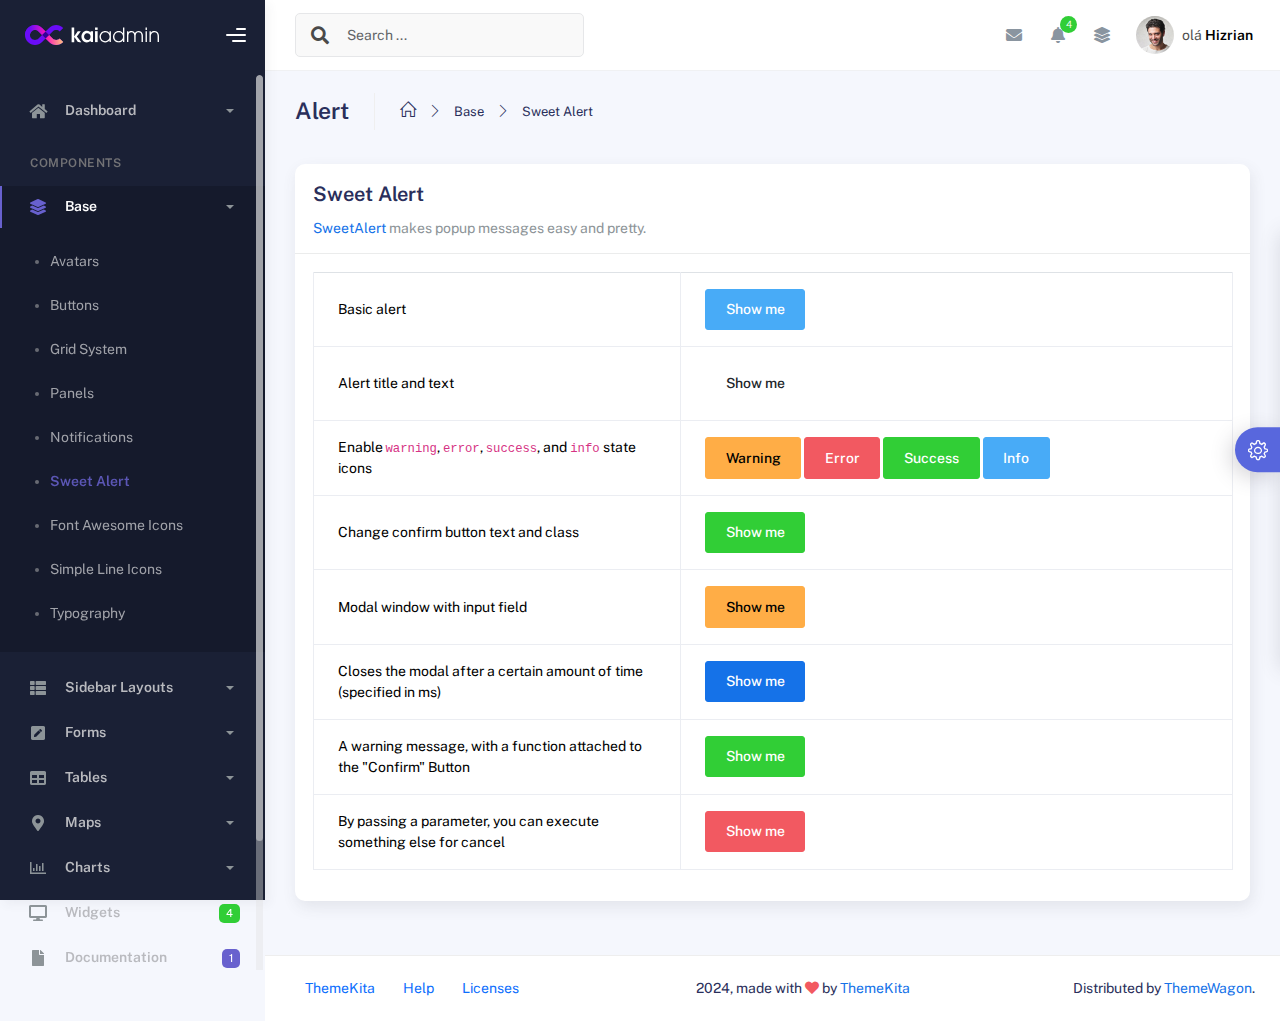
<file: components/sweetalert.html>
<!DOCTYPE html>
<html lang="en">
  <head>
    <meta http-equiv="X-UA-Compatible" content="IE=edge" />
    <title>Sweet Alert - Kaiadmin Bootstrap 5 Admin Dashboard</title>
    <meta
      content="width=device-width, initial-scale=1.0, shrink-to-fit=no"
      name="viewport"
    />
    <link
      rel="icon"
      href="../assets/img/kaiadmin/favicon.ico"
      type="image/x-icon"
    />

    <!-- Fonts and icons -->
    <script src="../assets/js/plugin/webfont/webfont.min.js"></script>
    <script>
      WebFont.load({
        google: { families: ["Public Sans:300,400,500,600,700"] },
        custom: {
          families: [
            "Font Awesome 5 Solid",
            "Font Awesome 5 Regular",
            "Font Awesome 5 Brands",
            "simple-line-icons",
          ],
          urls: ["../assets/css/fonts.min.css"],
        },
        active: function () {
          sessionStorage.fonts = true;
        },
      });
    </script>

    <!-- CSS Files -->
    <link rel="stylesheet" href="../assets/css/bootstrap.min.css" />
    <link rel="stylesheet" href="../assets/css/plugins.min.css" />
    <link rel="stylesheet" href="../assets/css/kaiadmin.min.css" />

    <!-- CSS Just for demo purpose, don't include it in your project -->
    <link rel="stylesheet" href="../assets/css/demo.css" />
  </head>
  <body>
    <div class="wrapper">
      <!-- Sidebar -->
      <div class="sidebar" data-background-color="dark">
        <div class="sidebar-logo">
          <!-- Logo Header -->
          <div class="logo-header" data-background-color="dark">
            <a href="../index.html" class="logo">
              <img
                src="../assets/img/kaiadmin/logo_light.svg"
                alt="navbar brand"
                class="navbar-brand"
                height="20"
              />
            </a>
            <div class="nav-toggle">
              <button class="btn btn-toggle toggle-sidebar">
                <i class="gg-menu-right"></i>
              </button>
              <button class="btn btn-toggle sidenav-toggler">
                <i class="gg-menu-left"></i>
              </button>
            </div>
            <button class="topbar-toggler more">
              <i class="gg-more-vertical-alt"></i>
            </button>
          </div>
          <!-- End Logo Header -->
        </div>
        <div class="sidebar-wrapper scrollbar scrollbar-inner">
          <div class="sidebar-content">
            <ul class="nav nav-secondary">
              <li class="nav-item">
                <a
                  data-bs-toggle="collapse"
                  href="#dashboard"
                  class="collapsed"
                  aria-expanded="false"
                >
                  <i class="fas fa-home"></i>
                  <p>Dashboard</p>
                  <span class="caret"></span>
                </a>
                <div class="collapse" id="dashboard">
                  <ul class="nav nav-collapse">
                    <li>
                      <a href="../../demo1/index.html">
                        <span class="sub-item">Dashboard 1</span>
                      </a>
                    </li>
                  </ul>
                </div>
              </li>
              <li class="nav-section">
                <span class="sidebar-mini-icon">
                  <i class="fa fa-ellipsis-h"></i>
                </span>
                <h4 class="text-section">Components</h4>
              </li>
              <li class="nav-item active submenu">
                <a data-bs-toggle="collapse" href="#base">
                  <i class="fas fa-layer-group"></i>
                  <p>Base</p>
                  <span class="caret"></span>
                </a>
                <div class="collapse show" id="base">
                  <ul class="nav nav-collapse">
                    <li>
                      <a href="../components/avatars.html">
                        <span class="sub-item">Avatars</span>
                      </a>
                    </li>
                    <li>
                      <a href="../components/buttons.html">
                        <span class="sub-item">Buttons</span>
                      </a>
                    </li>
                    <li>
                      <a href="../components/gridsystem.html">
                        <span class="sub-item">Grid System</span>
                      </a>
                    </li>
                    <li>
                      <a href="../components/panels.html">
                        <span class="sub-item">Panels</span>
                      </a>
                    </li>
                    <li>
                      <a href="../components/notifications.html">
                        <span class="sub-item">Notifications</span>
                      </a>
                    </li>
                    <li class="active">
                      <a href="../components/sweetalert.html">
                        <span class="sub-item">Sweet Alert</span>
                      </a>
                    </li>
                    <li>
                      <a href="../components/font-awesome-icons.html">
                        <span class="sub-item">Font Awesome Icons</span>
                      </a>
                    </li>
                    <li>
                      <a href="../components/simple-line-icons.html">
                        <span class="sub-item">Simple Line Icons</span>
                      </a>
                    </li>
                    <li>
                      <a href="../components/typography.html">
                        <span class="sub-item">Typography</span>
                      </a>
                    </li>
                  </ul>
                </div>
              </li>
              <li class="nav-item">
                <a data-bs-toggle="collapse" href="#sidebarLayouts">
                  <i class="fas fa-th-list"></i>
                  <p>Sidebar Layouts</p>
                  <span class="caret"></span>
                </a>
                <div class="collapse" id="sidebarLayouts">
                  <ul class="nav nav-collapse">
                    <li>
                      <a href="../sidebar-style-2.html">
                        <span class="sub-item">Sidebar Style 2</span>
                      </a>
                    </li>
                    <li>
                      <a href="../icon-menu.html">
                        <span class="sub-item">Icon Menu</span>
                      </a>
                    </li>
                  </ul>
                </div>
              </li>
              <li class="nav-item">
                <a data-bs-toggle="collapse" href="#forms">
                  <i class="fas fa-pen-square"></i>
                  <p>Forms</p>
                  <span class="caret"></span>
                </a>
                <div class="collapse" id="forms">
                  <ul class="nav nav-collapse">
                    <li>
                      <a href="../forms/forms.html">
                        <span class="sub-item">Basic Form</span>
                      </a>
                    </li>
                  </ul>
                </div>
              </li>
              <li class="nav-item">
                <a data-bs-toggle="collapse" href="#tables">
                  <i class="fas fa-table"></i>
                  <p>Tables</p>
                  <span class="caret"></span>
                </a>
                <div class="collapse" id="tables">
                  <ul class="nav nav-collapse">
                    <li>
                      <a href="../tables/tables.html">
                        <span class="sub-item">Basic Table</span>
                      </a>
                    </li>
                    <li>
                      <a href="../tables/datatables.html">
                        <span class="sub-item">Datatables</span>
                      </a>
                    </li>
                  </ul>
                </div>
              </li>
              <li class="nav-item">
                <a data-bs-toggle="collapse" href="#maps">
                  <i class="fas fa-map-marker-alt"></i>
                  <p>Maps</p>
                  <span class="caret"></span>
                </a>
                <div class="collapse" id="maps">
                  <ul class="nav nav-collapse">
                    <li>
                      <a href="../maps/googlemaps.html">
                        <span class="sub-item">Google Maps</span>
                      </a>
                    </li>
                    <li>
                      <a href="../maps/jsvectormap.html">
                        <span class="sub-item">Jsvectormap</span>
                      </a>
                    </li>
                  </ul>
                </div>
              </li>
              <li class="nav-item">
                <a data-bs-toggle="collapse" href="#charts">
                  <i class="far fa-chart-bar"></i>
                  <p>Charts</p>
                  <span class="caret"></span>
                </a>
                <div class="collapse" id="charts">
                  <ul class="nav nav-collapse">
                    <li>
                      <a href="../charts/charts.html">
                        <span class="sub-item">Chart Js</span>
                      </a>
                    </li>
                    <li>
                      <a href="../charts/sparkline.html">
                        <span class="sub-item">Sparkline</span>
                      </a>
                    </li>
                  </ul>
                </div>
              </li>
              <li class="nav-item">
                <a href="../widgets.html">
                  <i class="fas fa-desktop"></i>
                  <p>Widgets</p>
                  <span class="badge badge-success">4</span>
                </a>
              </li>
              <li class="nav-item">
                <a href="../../../documentation/index.html">
                  <i class="fas fa-file"></i>
                  <p>Documentation</p>
                  <span class="badge badge-secondary">1</span>
                </a>
              </li>
              <li class="nav-item">
                <a data-bs-toggle="collapse" href="#submenu">
                  <i class="fas fa-bars"></i>
                  <p>Menu Levels</p>
                  <span class="caret"></span>
                </a>
                <div class="collapse" id="submenu">
                  <ul class="nav nav-collapse">
                    <li>
                      <a data-bs-toggle="collapse" href="#subnav1">
                        <span class="sub-item">Level 1</span>
                        <span class="caret"></span>
                      </a>
                      <div class="collapse" id="subnav1">
                        <ul class="nav nav-collapse subnav">
                          <li>
                            <a href="#">
                              <span class="sub-item">Level 2</span>
                            </a>
                          </li>
                          <li>
                            <a href="#">
                              <span class="sub-item">Level 2</span>
                            </a>
                          </li>
                        </ul>
                      </div>
                    </li>
                    <li>
                      <a data-bs-toggle="collapse" href="#subnav2">
                        <span class="sub-item">Level 1</span>
                        <span class="caret"></span>
                      </a>
                      <div class="collapse" id="subnav2">
                        <ul class="nav nav-collapse subnav">
                          <li>
                            <a href="#">
                              <span class="sub-item">Level 2</span>
                            </a>
                          </li>
                        </ul>
                      </div>
                    </li>
                    <li>
                      <a href="#">
                        <span class="sub-item">Level 1</span>
                      </a>
                    </li>
                  </ul>
                </div>
              </li>
            </ul>
          </div>
        </div>
      </div>
      <!-- End Sidebar -->

      <div class="main-panel">
        <div class="main-header">
          <div class="main-header-logo">
            <!-- Logo Header -->
            <div class="logo-header" data-background-color="dark">
              <a href="../index.html" class="logo">
                <img
                  src="../assets/img/kaiadmin/logo_light.svg"
                  alt="navbar brand"
                  class="navbar-brand"
                  height="20"
                />
              </a>
              <div class="nav-toggle">
                <button class="btn btn-toggle toggle-sidebar">
                  <i class="gg-menu-right"></i>
                </button>
                <button class="btn btn-toggle sidenav-toggler">
                  <i class="gg-menu-left"></i>
                </button>
              </div>
              <button class="topbar-toggler more">
                <i class="gg-more-vertical-alt"></i>
              </button>
            </div>
            <!-- End Logo Header -->
          </div>
          <!-- Navbar Header -->
          <nav
            class="navbar navbar-header navbar-header-transparent navbar-expand-lg border-bottom"
          >
            <div class="container-fluid">
              <nav
                class="navbar navbar-header-left navbar-expand-lg navbar-form nav-search p-0 d-none d-lg-flex"
              >
                <div class="input-group">
                  <div class="input-group-prepend">
                    <button type="submit" class="btn btn-search pe-1">
                      <i class="fa fa-search search-icon"></i>
                    </button>
                  </div>
                  <input
                    type="text"
                    placeholder="Search ..."
                    class="form-control"
                  />
                </div>
              </nav>

              <ul class="navbar-nav topbar-nav ms-md-auto align-items-center">
                <li
                  class="nav-item topbar-icon dropdown hidden-caret d-flex d-lg-none"
                >
                  <a
                    class="nav-link dropdown-toggle"
                    data-bs-toggle="dropdown"
                    href="#"
                    role="button"
                    aria-expanded="false"
                    aria-haspopup="true"
                  >
                    <i class="fa fa-search"></i>
                  </a>
                  <ul class="dropdown-menu dropdown-search animated fadeIn">
                    <form class="navbar-left navbar-form nav-search">
                      <div class="input-group">
                        <input
                          type="text"
                          placeholder="Search ..."
                          class="form-control"
                        />
                      </div>
                    </form>
                  </ul>
                </li>
                <li class="nav-item topbar-icon dropdown hidden-caret">
                  <a
                    class="nav-link dropdown-toggle"
                    href="#"
                    id="messageDropdown"
                    role="button"
                    data-bs-toggle="dropdown"
                    aria-haspopup="true"
                    aria-expanded="false"
                  >
                    <i class="fa fa-envelope"></i>
                  </a>
                  <ul
                    class="dropdown-menu messages-notif-box animated fadeIn"
                    aria-labelledby="messageDropdown"
                  >
                    <li>
                      <div
                        class="dropdown-title d-flex justify-content-between align-items-center"
                      >
                        Messages
                        <a href="#" class="small">Mark all as read</a>
                      </div>
                    </li>
                    <li>
                      <div class="message-notif-scroll scrollbar-outer">
                        <div class="notif-center">
                          <a href="#">
                            <div class="notif-img">
                              <img
                                src="../assets/img/jm_denis.jpg"
                                alt="Img Profile"
                              />
                            </div>
                            <div class="notif-content">
                              <span class="subject">Jimmy Denis</span>
                              <span class="block"> How are you ? </span>
                              <span class="time">5 minutes ago</span>
                            </div>
                          </a>
                          <a href="#">
                            <div class="notif-img">
                              <img
                                src="../assets/img/chadengle.jpg"
                                alt="Img Profile"
                              />
                            </div>
                            <div class="notif-content">
                              <span class="subject">Chad</span>
                              <span class="block"> Ok, Thanks ! </span>
                              <span class="time">12 minutes ago</span>
                            </div>
                          </a>
                          <a href="#">
                            <div class="notif-img">
                              <img
                                src="../assets/img/mlane.jpg"
                                alt="Img Profile"
                              />
                            </div>
                            <div class="notif-content">
                              <span class="subject">Jhon Doe</span>
                              <span class="block">
                                Ready for the meeting today...
                              </span>
                              <span class="time">12 minutes ago</span>
                            </div>
                          </a>
                          <a href="#">
                            <div class="notif-img">
                              <img
                                src="../assets/img/talha.jpg"
                                alt="Img Profile"
                              />
                            </div>
                            <div class="notif-content">
                              <span class="subject">Talha</span>
                              <span class="block"> Hi, Apa Kabar ? </span>
                              <span class="time">17 minutes ago</span>
                            </div>
                          </a>
                        </div>
                      </div>
                    </li>
                    <li>
                      <a class="see-all" href="javascript:void(0);"
                        >See all messages<i class="fa fa-angle-right"></i>
                      </a>
                    </li>
                  </ul>
                </li>
                <li class="nav-item topbar-icon dropdown hidden-caret">
                  <a
                    class="nav-link dropdown-toggle"
                    href="#"
                    id="notifDropdown"
                    role="button"
                    data-bs-toggle="dropdown"
                    aria-haspopup="true"
                    aria-expanded="false"
                  >
                    <i class="fa fa-bell"></i>
                    <span class="notification">4</span>
                  </a>
                  <ul
                    class="dropdown-menu notif-box animated fadeIn"
                    aria-labelledby="notifDropdown"
                  >
                    <li>
                      <div class="dropdown-title">
                        You have 4 new notification
                      </div>
                    </li>
                    <li>
                      <div class="notif-scroll scrollbar-outer">
                        <div class="notif-center">
                          <a href="#">
                            <div class="notif-icon notif-primary">
                              <i class="fa fa-user-plus"></i>
                            </div>
                            <div class="notif-content">
                              <span class="block"> New user registered </span>
                              <span class="time">5 minutes ago</span>
                            </div>
                          </a>
                          <a href="#">
                            <div class="notif-icon notif-success">
                              <i class="fa fa-comment"></i>
                            </div>
                            <div class="notif-content">
                              <span class="block">
                                Rahmad commented on Admin
                              </span>
                              <span class="time">12 minutes ago</span>
                            </div>
                          </a>
                          <a href="#">
                            <div class="notif-img">
                              <img
                                src="../assets/img/profile2.jpg"
                                alt="Img Profile"
                              />
                            </div>
                            <div class="notif-content">
                              <span class="block">
                                Reza send messages to you
                              </span>
                              <span class="time">12 minutes ago</span>
                            </div>
                          </a>
                          <a href="#">
                            <div class="notif-icon notif-danger">
                              <i class="fa fa-heart"></i>
                            </div>
                            <div class="notif-content">
                              <span class="block"> Farrah liked Admin </span>
                              <span class="time">17 minutes ago</span>
                            </div>
                          </a>
                        </div>
                      </div>
                    </li>
                    <li>
                      <a class="see-all" href="javascript:void(0);"
                        >See all notifications<i class="fa fa-angle-right"></i>
                      </a>
                    </li>
                  </ul>
                </li>
                <li class="nav-item topbar-icon dropdown hidden-caret">
                  <a
                    class="nav-link"
                    data-bs-toggle="dropdown"
                    href="#"
                    aria-expanded="false"
                  >
                    <i class="fas fa-layer-group"></i>
                  </a>
                  <div class="dropdown-menu quick-actions animated fadeIn">
                    <div class="quick-actions-header">
                      <span class="title mb-1">Quick Actions</span>
                      <span class="subtitle op-7">Shortcuts</span>
                    </div>
                    <div class="quick-actions-scroll scrollbar-outer">
                      <div class="quick-actions-items">
                        <div class="row m-0">
                          <a class="col-6 col-md-4 p-0" href="#">
                            <div class="quick-actions-item">
                              <div class="avatar-item bg-danger rounded-circle">
                                <i class="far fa-calendar-alt"></i>
                              </div>
                              <span class="text">Calendar</span>
                            </div>
                          </a>
                          <a class="col-6 col-md-4 p-0" href="#">
                            <div class="quick-actions-item">
                              <div
                                class="avatar-item bg-warning rounded-circle"
                              >
                                <i class="fas fa-map"></i>
                              </div>
                              <span class="text">Maps</span>
                            </div>
                          </a>
                          <a class="col-6 col-md-4 p-0" href="#">
                            <div class="quick-actions-item">
                              <div class="avatar-item bg-info rounded-circle">
                                <i class="fas fa-file-excel"></i>
                              </div>
                              <span class="text">Reports</span>
                            </div>
                          </a>
                          <a class="col-6 col-md-4 p-0" href="#">
                            <div class="quick-actions-item">
                              <div
                                class="avatar-item bg-success rounded-circle"
                              >
                                <i class="fas fa-envelope"></i>
                              </div>
                              <span class="text">Emails</span>
                            </div>
                          </a>
                          <a class="col-6 col-md-4 p-0" href="#">
                            <div class="quick-actions-item">
                              <div
                                class="avatar-item bg-primary rounded-circle"
                              >
                                <i class="fas fa-file-invoice-dollar"></i>
                              </div>
                              <span class="text">Invoice</span>
                            </div>
                          </a>
                          <a class="col-6 col-md-4 p-0" href="#">
                            <div class="quick-actions-item">
                              <div
                                class="avatar-item bg-secondary rounded-circle"
                              >
                                <i class="fas fa-credit-card"></i>
                              </div>
                              <span class="text">Payments</span>
                            </div>
                          </a>
                        </div>
                      </div>
                    </div>
                  </div>
                </li>

                <li class="nav-item topbar-user dropdown hidden-caret">
                  <a
                    class="dropdown-toggle profile-pic"
                    data-bs-toggle="dropdown"
                    href="#"
                    aria-expanded="false"
                  >
                    <div class="avatar-sm">
                      <img
                        src="../assets/img/profile.jpg"
                        alt="..."
                        class="avatar-img rounded-circle"
                      />
                    </div>
                    <span class="profile-username">
                      <span class="op-7">olá</span>
                      <span class="fw-bold">Hizrian</span>
                    </span>
                  </a>
                  <ul class="dropdown-menu dropdown-user animated fadeIn">
                    <div class="dropdown-user-scroll scrollbar-outer">
                      <li>
                        <div class="user-box">
                          <div class="avatar-lg">
                            <img
                              src="../assets/img/profile.jpg"
                              alt="image profile"
                              class="avatar-img rounded"
                            />
                          </div>
                          <div class="u-text">
                            <h4>Hizrian</h4>
                            <p class="text-muted">hello@example.com</p>
                            <a
                              href="profile.html"
                              class="btn btn-xs btn-secondary btn-sm"
                              >View Profile</a
                            >
                          </div>
                        </div>
                      </li>
                      <li>
                        <div class="dropdown-divider"></div>
                        <a class="dropdown-item" href="#">My Profile</a>
                        <a class="dropdown-item" href="#">My Balance</a>
                        <a class="dropdown-item" href="#">Inbox</a>
                        <div class="dropdown-divider"></div>
                        <a class="dropdown-item" href="#">Account Setting</a>
                        <div class="dropdown-divider"></div>
                        <a class="dropdown-item" href="#">Logout</a>
                      </li>
                    </div>
                  </ul>
                </li>
              </ul>
            </div>
          </nav>
          <!-- End Navbar -->
        </div>

        <div class="container">
          <div class="page-inner">
            <div class="page-header">
              <h3 class="fw-bold mb-3">Alert</h3>
              <ul class="breadcrumbs mb-3">
                <li class="nav-home">
                  <a href="#">
                    <i class="icon-home"></i>
                  </a>
                </li>
                <li class="separator">
                  <i class="icon-arrow-right"></i>
                </li>
                <li class="nav-item">
                  <a href="#">Base</a>
                </li>
                <li class="separator">
                  <i class="icon-arrow-right"></i>
                </li>
                <li class="nav-item">
                  <a href="#">Sweet Alert</a>
                </li>
              </ul>
            </div>
            <div class="row">
              <div class="col-md-12">
                <div class="card">
                  <div class="card-header">
                    <div class="card-title">Sweet Alert</div>
                    <div class="card-category">
                      <a href="https://sweetalert.js.org/">SweetAlert</a> makes
                      popup messages easy and pretty.
                    </div>
                  </div>
                  <div class="card-body">
                    <table class="table table-bordered">
                      <tbody>
                        <tr>
                          <td style="width: 40%; vertical-align: middle">
                            Basic alert
                          </td>
                          <td>
                            <button
                              type="button"
                              class="btn btn-info"
                              id="alert_demo_1"
                            >
                              Show me
                            </button>
                          </td>
                        </tr>
                        <tr>
                          <td style="width: 40%; vertical-align: middle">
                            Alert title and text
                          </td>
                          <td>
                            <button
                              type="button"
                              class="btn btn-focus"
                              id="alert_demo_2"
                            >
                              Show me
                            </button>
                          </td>
                        </tr>
                        <tr>
                          <td style="width: 40%; vertical-align: middle">
                            Enable <code>warning</code>, <code>error</code>,
                            <code>success</code>, and <code>info</code> state
                            icons
                          </td>
                          <td>
                            <button
                              type="button"
                              class="btn btn-warning"
                              id="alert_demo_3_1"
                            >
                              Warning
                            </button>
                            <button
                              type="button"
                              class="btn btn-danger"
                              id="alert_demo_3_2"
                            >
                              Error
                            </button>
                            <button
                              type="button"
                              class="btn btn-success"
                              id="alert_demo_3_3"
                            >
                              Success
                            </button>
                            <button
                              type="button"
                              class="btn btn-info"
                              id="alert_demo_3_4"
                            >
                              Info
                            </button>
                          </td>
                        </tr>
                        <tr>
                          <td style="width: 40%; vertical-align: middle">
                            Change confirm button text and class
                          </td>
                          <td>
                            <button
                              type="button"
                              class="btn btn-success"
                              id="alert_demo_4"
                            >
                              Show me
                            </button>
                          </td>
                        </tr>
                        <tr>
                          <td style="width: 40%; vertical-align: middle">
                            Modal window with input field
                          </td>
                          <td>
                            <button
                              type="button"
                              class="btn btn-warning"
                              id="alert_demo_5"
                            >
                              Show me
                            </button>
                          </td>
                        </tr>
                        <tr>
                          <td style="width: 40%; vertical-align: middle">
                            Closes the modal after a certain amount of time
                            (specified in ms)
                          </td>
                          <td>
                            <button
                              type="button"
                              class="btn btn-primary"
                              id="alert_demo_6"
                            >
                              Show me
                            </button>
                          </td>
                        </tr>
                        <tr>
                          <td style="width: 40%; vertical-align: middle">
                            A warning message, with a function attached to the
                            "Confirm" Button
                          </td>
                          <td>
                            <button
                              type="button"
                              class="btn btn-success"
                              id="alert_demo_7"
                            >
                              Show me
                            </button>
                          </td>
                        </tr>
                        <tr>
                          <td style="width: 40%; vertical-align: middle">
                            By passing a parameter, you can execute something
                            else for cancel
                          </td>
                          <td>
                            <button
                              type="button"
                              class="btn btn-danger"
                              id="alert_demo_8"
                            >
                              Show me
                            </button>
                          </td>
                        </tr>
                      </tbody>
                    </table>
                  </div>
                </div>
              </div>
            </div>
          </div>
        </div>

        <footer class="footer">
          <div class="container-fluid d-flex justify-content-between">
            <nav class="pull-left">
              <ul class="nav">
                <li class="nav-item">
                  <a class="nav-link" href="http://www.themekita.com">
                    ThemeKita
                  </a>
                </li>
                <li class="nav-item">
                  <a class="nav-link" href="#"> Help </a>
                </li>
                <li class="nav-item">
                  <a class="nav-link" href="#"> Licenses </a>
                </li>
              </ul>
            </nav>
            <div class="copyright">
              2024, made with <i class="fa fa-heart heart text-danger"></i> by
              <a href="http://www.themekita.com">ThemeKita</a>
            </div>
            <div>
              Distributed by
              <a target="_blank" href="https://themewagon.com/">ThemeWagon</a>.
            </div>
          </div>
        </footer>
      </div>

      <!-- Custom template | don't include it in your project! -->
      <div class="custom-template">
        <div class="title">Settings</div>
        <div class="custom-content">
          <div class="switcher">
            <div class="switch-block">
              <h4>Logo Header</h4>
              <div class="btnSwitch">
                <button
                  type="button"
                  class="selected changeLogoHeaderColor"
                  data-color="dark"
                ></button>
                <button
                  type="button"
                  class="selected changeLogoHeaderColor"
                  data-color="blue"
                ></button>
                <button
                  type="button"
                  class="changeLogoHeaderColor"
                  data-color="purple"
                ></button>
                <button
                  type="button"
                  class="changeLogoHeaderColor"
                  data-color="light-blue"
                ></button>
                <button
                  type="button"
                  class="changeLogoHeaderColor"
                  data-color="green"
                ></button>
                <button
                  type="button"
                  class="changeLogoHeaderColor"
                  data-color="orange"
                ></button>
                <button
                  type="button"
                  class="changeLogoHeaderColor"
                  data-color="red"
                ></button>
                <button
                  type="button"
                  class="changeLogoHeaderColor"
                  data-color="white"
                ></button>
                <br />
                <button
                  type="button"
                  class="changeLogoHeaderColor"
                  data-color="dark2"
                ></button>
                <button
                  type="button"
                  class="changeLogoHeaderColor"
                  data-color="blue2"
                ></button>
                <button
                  type="button"
                  class="changeLogoHeaderColor"
                  data-color="purple2"
                ></button>
                <button
                  type="button"
                  class="changeLogoHeaderColor"
                  data-color="light-blue2"
                ></button>
                <button
                  type="button"
                  class="changeLogoHeaderColor"
                  data-color="green2"
                ></button>
                <button
                  type="button"
                  class="changeLogoHeaderColor"
                  data-color="orange2"
                ></button>
                <button
                  type="button"
                  class="changeLogoHeaderColor"
                  data-color="red2"
                ></button>
              </div>
            </div>
            <div class="switch-block">
              <h4>Navbar Header</h4>
              <div class="btnSwitch">
                <button
                  type="button"
                  class="changeTopBarColor"
                  data-color="dark"
                ></button>
                <button
                  type="button"
                  class="changeTopBarColor"
                  data-color="blue"
                ></button>
                <button
                  type="button"
                  class="changeTopBarColor"
                  data-color="purple"
                ></button>
                <button
                  type="button"
                  class="changeTopBarColor"
                  data-color="light-blue"
                ></button>
                <button
                  type="button"
                  class="changeTopBarColor"
                  data-color="green"
                ></button>
                <button
                  type="button"
                  class="changeTopBarColor"
                  data-color="orange"
                ></button>
                <button
                  type="button"
                  class="changeTopBarColor"
                  data-color="red"
                ></button>
                <button
                  type="button"
                  class="changeTopBarColor"
                  data-color="white"
                ></button>
                <br />
                <button
                  type="button"
                  class="changeTopBarColor"
                  data-color="dark2"
                ></button>
                <button
                  type="button"
                  class="selected changeTopBarColor"
                  data-color="blue2"
                ></button>
                <button
                  type="button"
                  class="changeTopBarColor"
                  data-color="purple2"
                ></button>
                <button
                  type="button"
                  class="changeTopBarColor"
                  data-color="light-blue2"
                ></button>
                <button
                  type="button"
                  class="changeTopBarColor"
                  data-color="green2"
                ></button>
                <button
                  type="button"
                  class="changeTopBarColor"
                  data-color="orange2"
                ></button>
                <button
                  type="button"
                  class="changeTopBarColor"
                  data-color="red2"
                ></button>
              </div>
            </div>
            <div class="switch-block">
              <h4>Sidebar</h4>
              <div class="btnSwitch">
                <button
                  type="button"
                  class="selected changeSideBarColor"
                  data-color="white"
                ></button>
                <button
                  type="button"
                  class="changeSideBarColor"
                  data-color="dark"
                ></button>
                <button
                  type="button"
                  class="changeSideBarColor"
                  data-color="dark2"
                ></button>
              </div>
            </div>
          </div>
        </div>
        <div class="custom-toggle">
          <i class="icon-settings"></i>
        </div>
      </div>
      <!-- End Custom template -->
    </div>
    <!--   Core JS Files   -->
    <script src="../assets/js/core/jquery-3.7.1.min.js"></script>
    <script src="../assets/js/core/popper.min.js"></script>
    <script src="../assets/js/core/bootstrap.min.js"></script>
    <!-- Sweet Alert -->
    <script src="../assets/js/plugin/sweetalert/sweetalert.min.js"></script>
    <!-- jQuery Scrollbar -->
    <script src="../assets/js/plugin/jquery-scrollbar/jquery.scrollbar.min.js"></script>
    <!-- Kaiadmin JS -->
    <script src="../assets/js/kaiadmin.min.js"></script>
    <!-- Kaiadmin DEMO methods, don't include it in your project! -->
    <script src="../assets/js/setting-demo2.js"></script>
    <script>
      //== Class definition
      var SweetAlert2Demo = (function () {
        //== Demos
        var initDemos = function () {
          //== Sweetalert Demo 1
          $("#alert_demo_1").click(function (e) {
            swal("Good job!", {
              buttons: {
                confirm: {
                  className: "btn btn-success",
                },
              },
            });
          });

          //== Sweetalert Demo 2
          $("#alert_demo_2").click(function (e) {
            swal("Here's the title!", "...and here's the text!", {
              buttons: {
                confirm: {
                  className: "btn btn-success",
                },
              },
            });
          });

          //== Sweetalert Demo 3
          $("#alert_demo_3_1").click(function (e) {
            swal("Good job!", "You clicked the button!", {
              icon: "warning",
              buttons: {
                confirm: {
                  className: "btn btn-warning",
                },
              },
            });
          });

          $("#alert_demo_3_2").click(function (e) {
            swal("Good job!", "You clicked the button!", {
              icon: "error",
              buttons: {
                confirm: {
                  className: "btn btn-danger",
                },
              },
            });
          });

          $("#alert_demo_3_3").click(function (e) {
            swal("Good job!", "You clicked the button!", {
              icon: "success",
              buttons: {
                confirm: {
                  className: "btn btn-success",
                },
              },
            });
          });

          $("#alert_demo_3_4").click(function (e) {
            swal("Good job!", "You clicked the button!", {
              icon: "info",
              buttons: {
                confirm: {
                  className: "btn btn-info",
                },
              },
            });
          });

          //== Sweetalert Demo 4
          $("#alert_demo_4").click(function (e) {
            swal({
              title: "Good job!",
              text: "You clicked the button!",
              icon: "success",
              buttons: {
                confirm: {
                  text: "Confirm Me",
                  value: true,
                  visible: true,
                  className: "btn btn-success",
                  closeModal: true,
                },
              },
            });
          });

          $("#alert_demo_5").click(function (e) {
            swal({
              title: "Input Something",
              html: '<br><input class="form-control" placeholder="Input Something" id="input-field">',
              content: {
                element: "input",
                attributes: {
                  placeholder: "Input Something",
                  type: "text",
                  id: "input-field",
                  className: "form-control",
                },
              },
              buttons: {
                cancel: {
                  visible: true,
                  className: "btn btn-danger",
                },
                confirm: {
                  className: "btn btn-success",
                },
              },
            }).then(function () {
              swal("", "You entered : " + $("#input-field").val(), "success");
            });
          });

          $("#alert_demo_6").click(function (e) {
            swal("This modal will disappear soon!", {
              buttons: false,
              timer: 3000,
            });
          });

          $("#alert_demo_7").click(function (e) {
            swal({
              title: "Are you sure?",
              text: "You won't be able to revert this!",
              type: "warning",
              buttons: {
                confirm: {
                  text: "Yes, delete it!",
                  className: "btn btn-success",
                },
                cancel: {
                  visible: true,
                  className: "btn btn-danger",
                },
              },
            }).then((Delete) => {
              if (Delete) {
                swal({
                  title: "Deleted!",
                  text: "Your file has been deleted.",
                  type: "success",
                  buttons: {
                    confirm: {
                      className: "btn btn-success",
                    },
                  },
                });
              } else {
                swal.close();
              }
            });
          });

          $("#alert_demo_8").click(function (e) {
            swal({
              title: "Are you sure?",
              text: "You won't be able to revert this!",
              type: "warning",
              buttons: {
                cancel: {
                  visible: true,
                  text: "No, cancel!",
                  className: "btn btn-danger",
                },
                confirm: {
                  text: "Yes, delete it!",
                  className: "btn btn-success",
                },
              },
            }).then((willDelete) => {
              if (willDelete) {
                swal("Poof! Your imaginary file has been deleted!", {
                  icon: "success",
                  buttons: {
                    confirm: {
                      className: "btn btn-success",
                    },
                  },
                });
              } else {
                swal("Your imaginary file is safe!", {
                  buttons: {
                    confirm: {
                      className: "btn btn-success",
                    },
                  },
                });
              }
            });
          });
        };

        return {
          //== Init
          init: function () {
            initDemos();
          },
        };
      })();

      //== Class Initialization
      jQuery(document).ready(function () {
        SweetAlert2Demo.init();
      });
    </script>
  </body>
</html>
</file>
<file: assets/css/demo.css>
.gg-check {
  box-sizing: border-box;
  position: relative;
  display: block;
  transform: scale(var(--ggs, 1));
  width: 22px;
  height: 22px;
  border: 2px solid transparent;
  border-radius: 100px; }
  .gg-check::after {
    content: "";
    display: block;
    box-sizing: border-box;
    position: absolute;
    left: 3px;
    top: -1px;
    width: 6px;
    height: 10px;
    border-width: 0 2px 2px 0;
    border-style: solid;
    transform-origin: bottom left;
    transform: rotate(45deg); }

.custom-template {
  position: fixed;
  top: 50%;
  transform: translateY(-50%);
  right: -325px;
  width: 325px;
  height: max-content;
  display: block;
  z-index: 1;
  background: #ffffff;
  transition: all .3s;
  z-index: 1003;
  box-shadow: -1px 1px 20px rgba(69, 65, 78, 0.15);
  border-top-left-radius: 5px;
  border-bottom-left-radius: 5px;
  transition: all .5s; }
  .custom-template.open {
    right: 0px; }
  .custom-template .custom-toggle {
    position: absolute;
    width: 45px;
    height: 45px;
    background: #5867dd;
    top: 50%;
    left: -45px;
    transform: translateY(-50%);
    display: flex;
    align-items: center;
    justify-content: center;
    text-align: center;
    border-top-left-radius: 30px;
    border-bottom-left-radius: 30px;
    /*border-right: 1px solid #177dff;*/
    cursor: pointer;
    color: #ffffff;
    box-shadow: -5px 5px 20px rgba(69, 65, 78, 0.21); }
    .custom-template .custom-toggle i {
      font-size: 20px;
      animation: 1.3s spin linear infinite; }
  .custom-template .title {
    padding: 15px;
    text-align: left;
    font-size: 16px;
    font-weight: 600;
    color: #ffffff;
    border-top-left-radius: 5px;
    border-bottom: 1px solid #ebedf2;
    background: #5867dd; }
  .custom-template .custom-content {
    padding: 20px 15px;
    max-height: calc(100vh - 90px);
    overflow: auto; }
  .custom-template .switcher {
    padding: 5px 0; }
  .custom-template .switch-block h4 {
    font-size: 13px;
    font-weight: 600;
    color: #444;
    line-height: 1.3;
    margin-bottom: 0;
    text-transform: uppercase; }
  .custom-template .btnSwitch {
    margin-top: 20px;
    margin-bottom: 25px; }
    .custom-template .btnSwitch button {
      border: 0px;
      height: 22px;
      width: 22px;
      outline: 0;
      margin-right: 6px;
      margin-bottom: 6px;
      cursor: pointer;
      padding: 0;
      border-radius: 50%;
      border: 2px solid #ededed;
      position: relative;
      transition: all .2s; }
      .custom-template .btnSwitch button:hover {
        border-color: #0bf; }
      .custom-template .btnSwitch button.selected {
        border-color: #0bf;
        display: inline-flex;
        align-items: center; }
      .custom-template .btnSwitch button:not([data-color="white"], [data-color="bg1"], [data-color="bg2"], [data-color="bg3"]) .gg-check:after {
        border-color: #fff; }
  .custom-template .img-pick {
    padding: 4px;
    min-height: 100px;
    border-radius: 5px;
    cursor: pointer; }
    .custom-template .img-pick img {
      height: 100%;
      height: 100px;
      width: 100%;
      border-radius: 5px;
      border: 2px solid transparent; }
    .custom-template .img-pick:hover img, .custom-template .img-pick.active img {
      border-color: #177dff; }

.demo .btn, .demo .progress {
  margin-bottom: 15px !important; }
.demo .form-check-label, .demo .form-radio-label, .demo .toggle, .demo .btn-group {
  margin-right: 15px; }
.demo #slider {
  margin-bottom: 15px; }

.table-typo tbody > tr > td {
  border-color: #fafafa; }
  .table-typo tbody > tr > td:first-child {
    min-width: 200px;
    vertical-align: bottom; }
    .table-typo tbody > tr > td:first-child p {
      font-size: 14px;
      color: #333; }

.demo-icon {
  display: flex;
  flex-direction: row;
  align-items: center;
  margin-bottom: 20px;
  padding: 10px;
  transition: all .2s; }
  .demo-icon:hover {
    background-color: #f4f5f8;
    border-radius: 3px; }
  .demo-icon .icon-preview {
    font-size: 1.8rem;
    margin-right: 10px;
    line-height: 1;
    color: #333439; }

body[data-background-color="dark"] .demo-icon .icon-preview {
  color: #969696; }

.demo-icon .icon-class {
  font-weight: 300;
  font-size: 13px;
  color: #777; }

body[data-background-color="dark"] .demo-icon .icon-class {
  color: #a9a8a8; }

.form-show-notify .form-control {
  margin-bottom: 15px; }
.form-show-notify label {
  padding-top: 0.65rem; }

.map-demo {
  height: 300px; }

#instructions li {
  padding: 5px 0; }

.row-demo-grid {
  margin-bottom: 15px; }
  .row-demo-grid [class^="col"] {
    text-align: center; }
    .row-demo-grid [class^="col"] .card-body {
      background: #ddd; }

.btnSwitch button[data-color="white"] {
  background-color: #fff; }
.btnSwitch button[data-color="grey"] {
  background-color: #f1f1f1; }
.btnSwitch button[data-color="black"] {
  background-color: #191919; }
.btnSwitch button[data-color="dark"] {
  background-color: #1a2035; }
.btnSwitch button[data-color="blue"] {
  background-color: #1572E8; }
.btnSwitch button[data-color="purple"] {
  background-color: #6861CE; }
.btnSwitch button[data-color="light-blue"] {
  background-color: #48ABF7; }
.btnSwitch button[data-color="green"] {
  background-color: #31CE36; }
.btnSwitch button[data-color="orange"] {
  background-color: #FFAD46; }
.btnSwitch button[data-color="red"] {
  background-color: #F25961; }
.btnSwitch button[data-color="dark2"] {
  background-color: #1f283e; }
.btnSwitch button[data-color="blue2"] {
  background-color: #1269DB; }
.btnSwitch button[data-color="purple2"] {
  background-color: #5C55BF; }
.btnSwitch button[data-color="light-blue2"] {
  background-color: #3697E1; }
.btnSwitch button[data-color="green2"] {
  background-color: #2BB930; }
.btnSwitch button[data-color="orange2"] {
  background-color: #FF9E27; }
.btnSwitch button[data-color="red2"] {
  background-color: #EA4d56; }
.btnSwitch button[data-color="bg1"] {
  background-color: #fafafa; }
.btnSwitch button[data-color="bg2"] {
  background-color: #fff; }
.btnSwitch button[data-color="bg3"] {
  background-color: #f1f1f1; }

#modalShowcase .btn-close {
  background: #ff0000;
  opacity: 0.7;
  display: flex; }
  #modalShowcase .btn-close svg {
    fill: #fff;
    width: 16px;
    height: 16px; }
#modalShowcase .preview-showcase {
  background: #F1F1F4;
  border-radius: 8px;
  padding: 24px 32px;
  padding-bottom: 0;
  padding-right: 0;
  overflow: hidden;
  transition: all .3s ease; }
  #modalShowcase .preview-showcase:hover {
    transform: translateY(-2.5%);
    background: #e9f6f9; }
#modalShowcase .preview-title {
  color: #071437;
  font-weight: 700;
  font-size: 16px;
  margin-bottom: 22.750px; }
#modalShowcase .preview-img {
  width: 100% !important;
  height: auto;
  object-fit: cover;
  transition: all .3s ease; }

#checkOutMoreDemos {
  display: flex;
  position: fixed;
  bottom: 12px;
  right: 12px;
  background: #fff;
  color: #252F4A;
  font-weight: 600;
  flex-direction: column;
  align-items: center;
  justify-content: center;
  width: 66px;
  height: 70px;
  font-size: 12px;
  box-shadow: -5px 5px 20px rgba(69, 65, 78, 0.21); }
  #checkOutMoreDemos i {
    width: 23px;
    height: 23px;
    font-size: 16px;
    margin-bottom: 0.5rem !important;
    padding-top: 0.25rem !important; }
  #checkOutMoreDemos:hover {
    background: #1e2129;
    color: #fff;
    opacity: 1;
    transition: color .2s ease; }

@media screen and (max-width: 1200px) {
  #modalShowcase .modal-dialog {
    padding: 3rem !important; } }
@media screen and (max-width: 550px) {
  .table-typo tr td {
    display: flex;
    align-items: center;
    word-break: break-word; }
    .table-typo tr td:first-child p {
      margin-bottom: 0px; }

  #modalShowcase .modal-dialog {
    padding: 32px !important; }
  #modalShowcase h3 {
    font-size: 16px; }
  #modalShowcase .preview-showcase {
    padding: 24px;
    padding-right: 0;
    padding-bottom: 0; } }
@media screen and (max-width: 576px) {
  .custom-template .custom-content {
    overflow: auto; }

  .form-show-notify > .text-right, .form-show-validation > .text-right {
    text-align: left !important; } }
@media screen and (max-width: 400px) {
  .custom-template {
    width: 85% !important;
    right: -85%; } }

/*# sourceMappingURL=demo.css.map */
</file>
